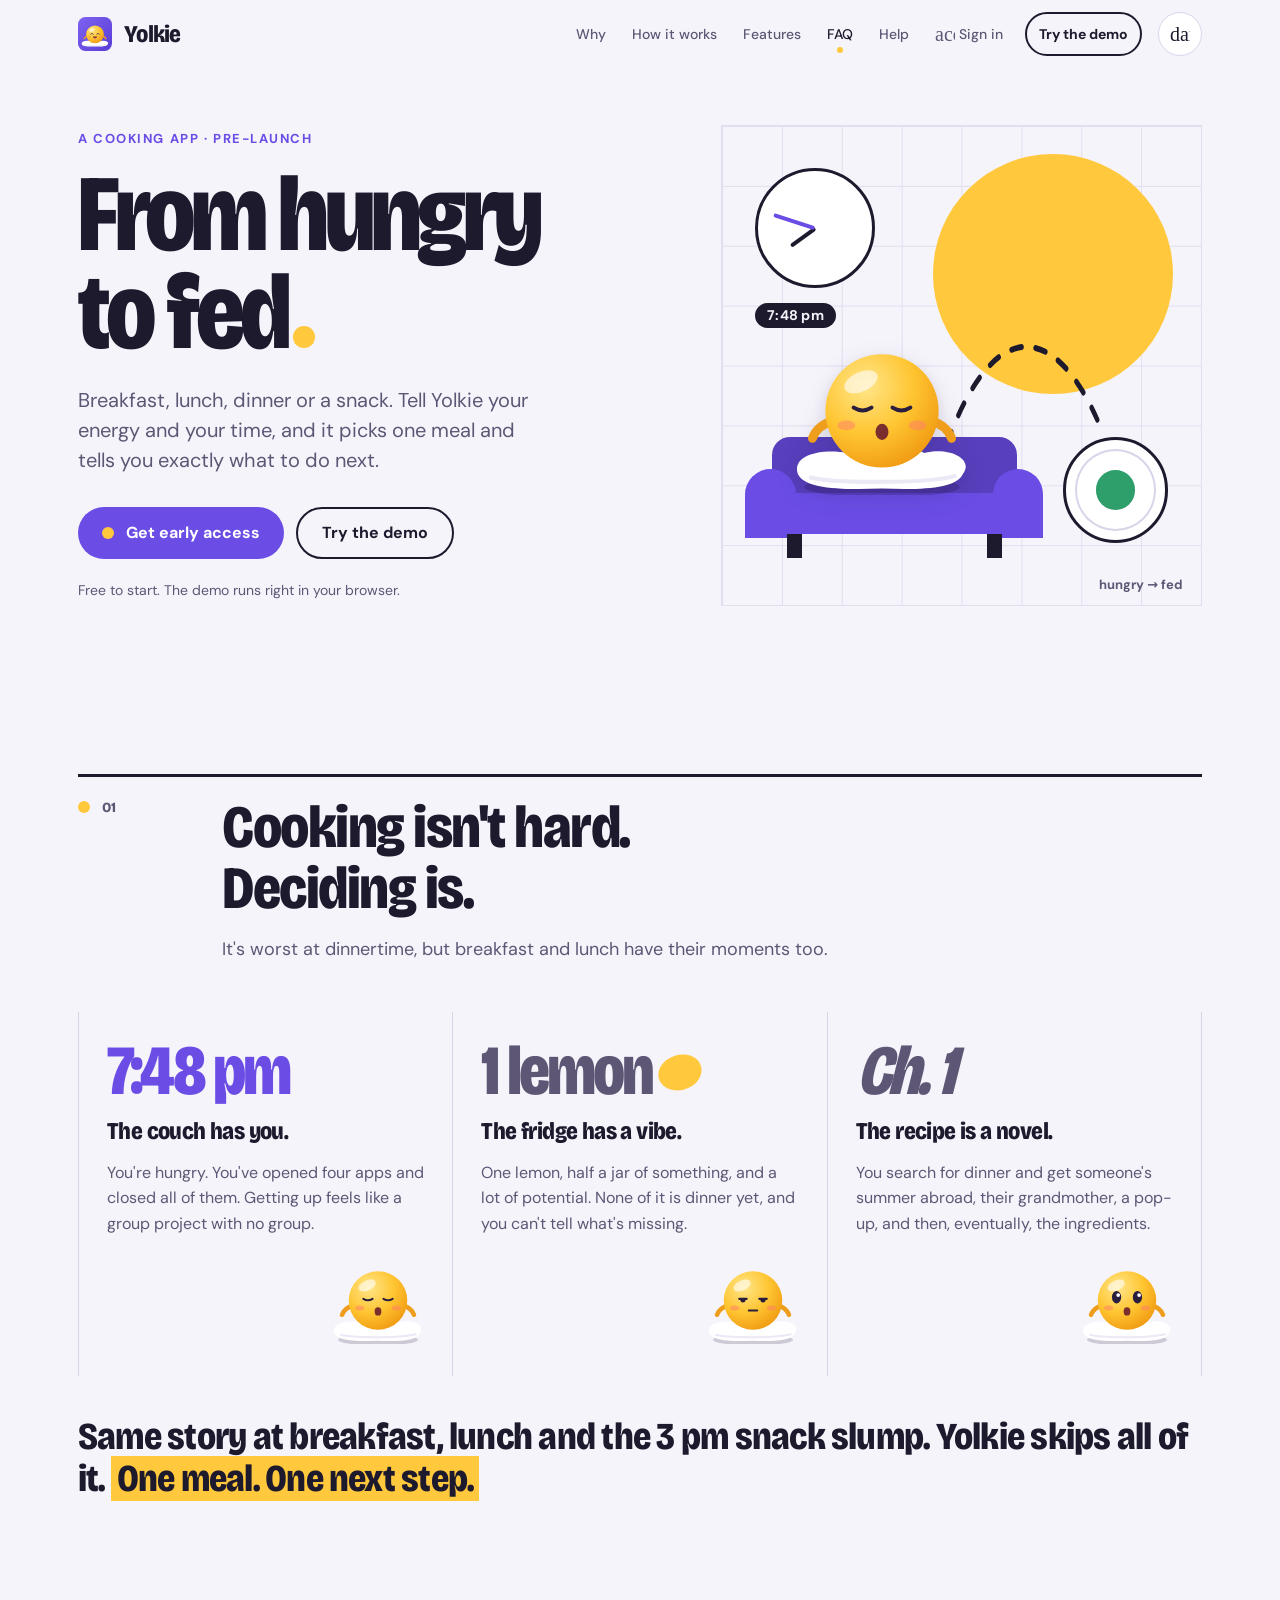
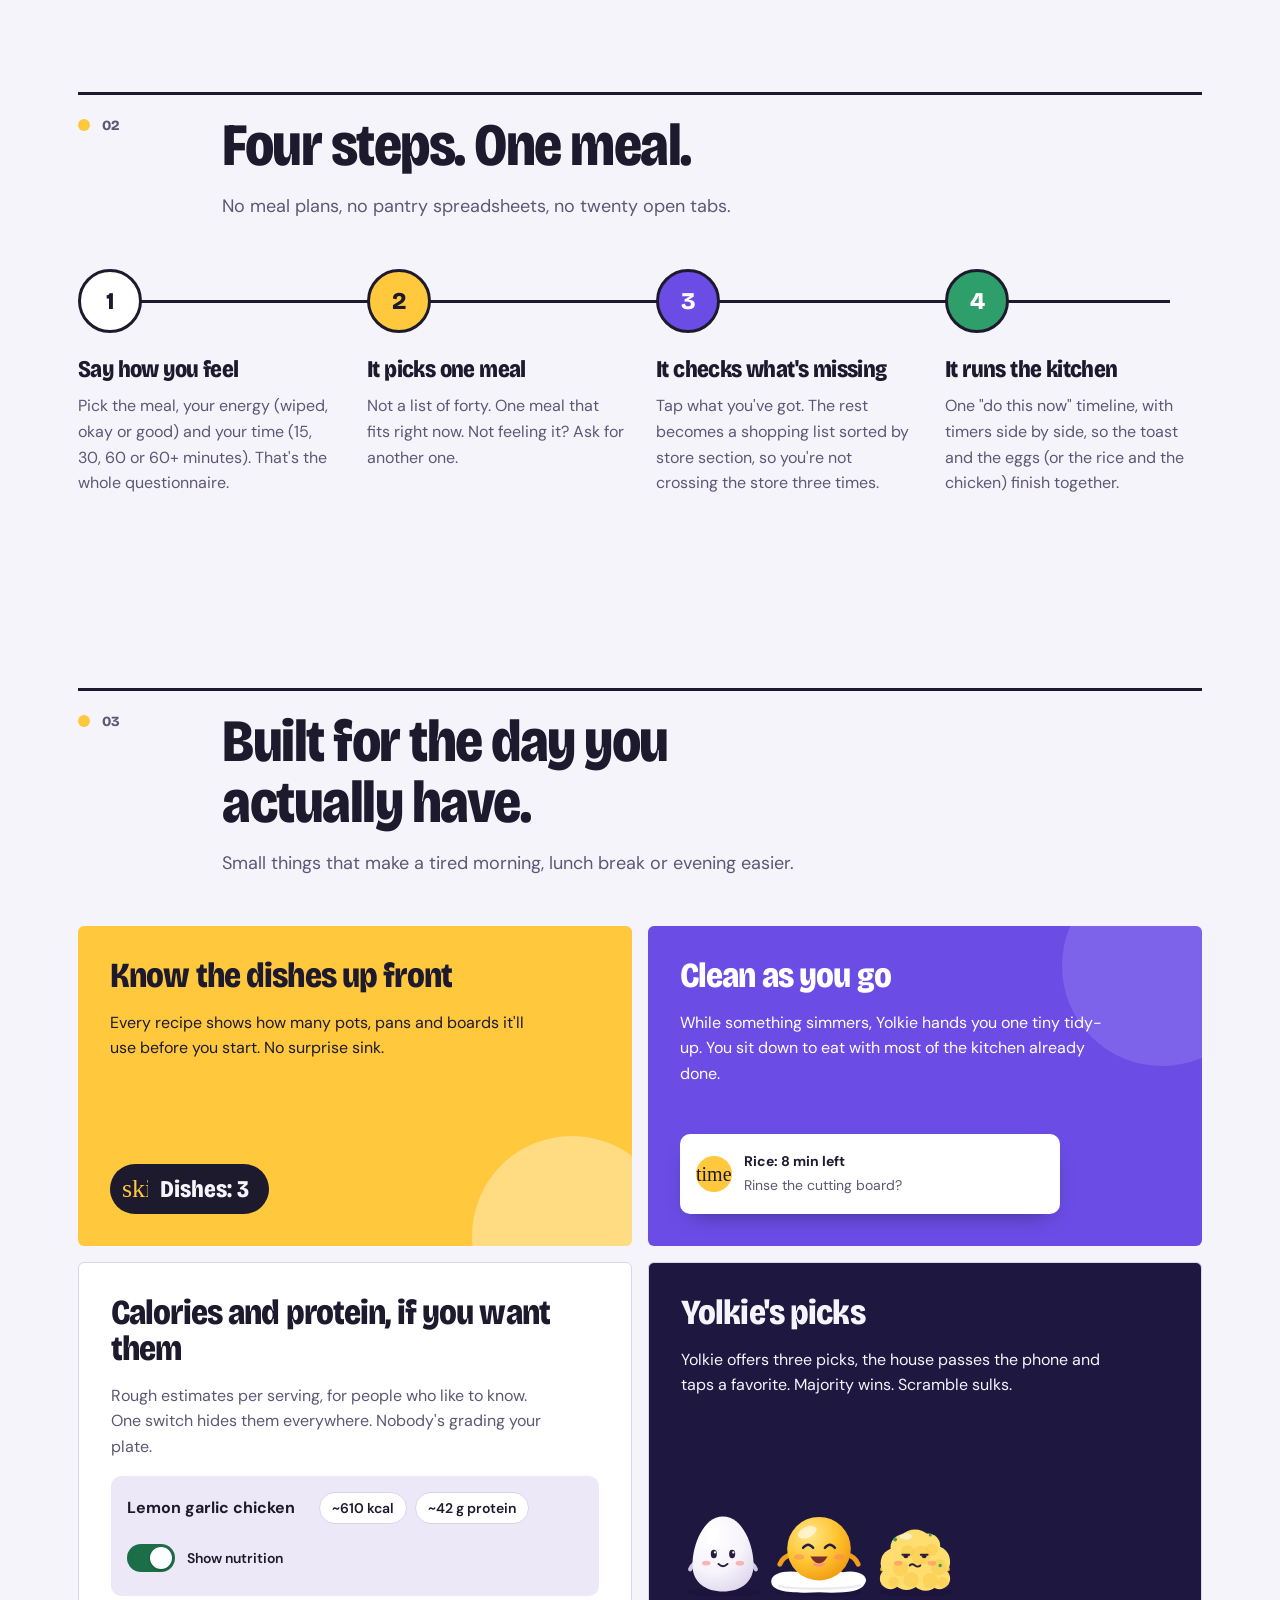
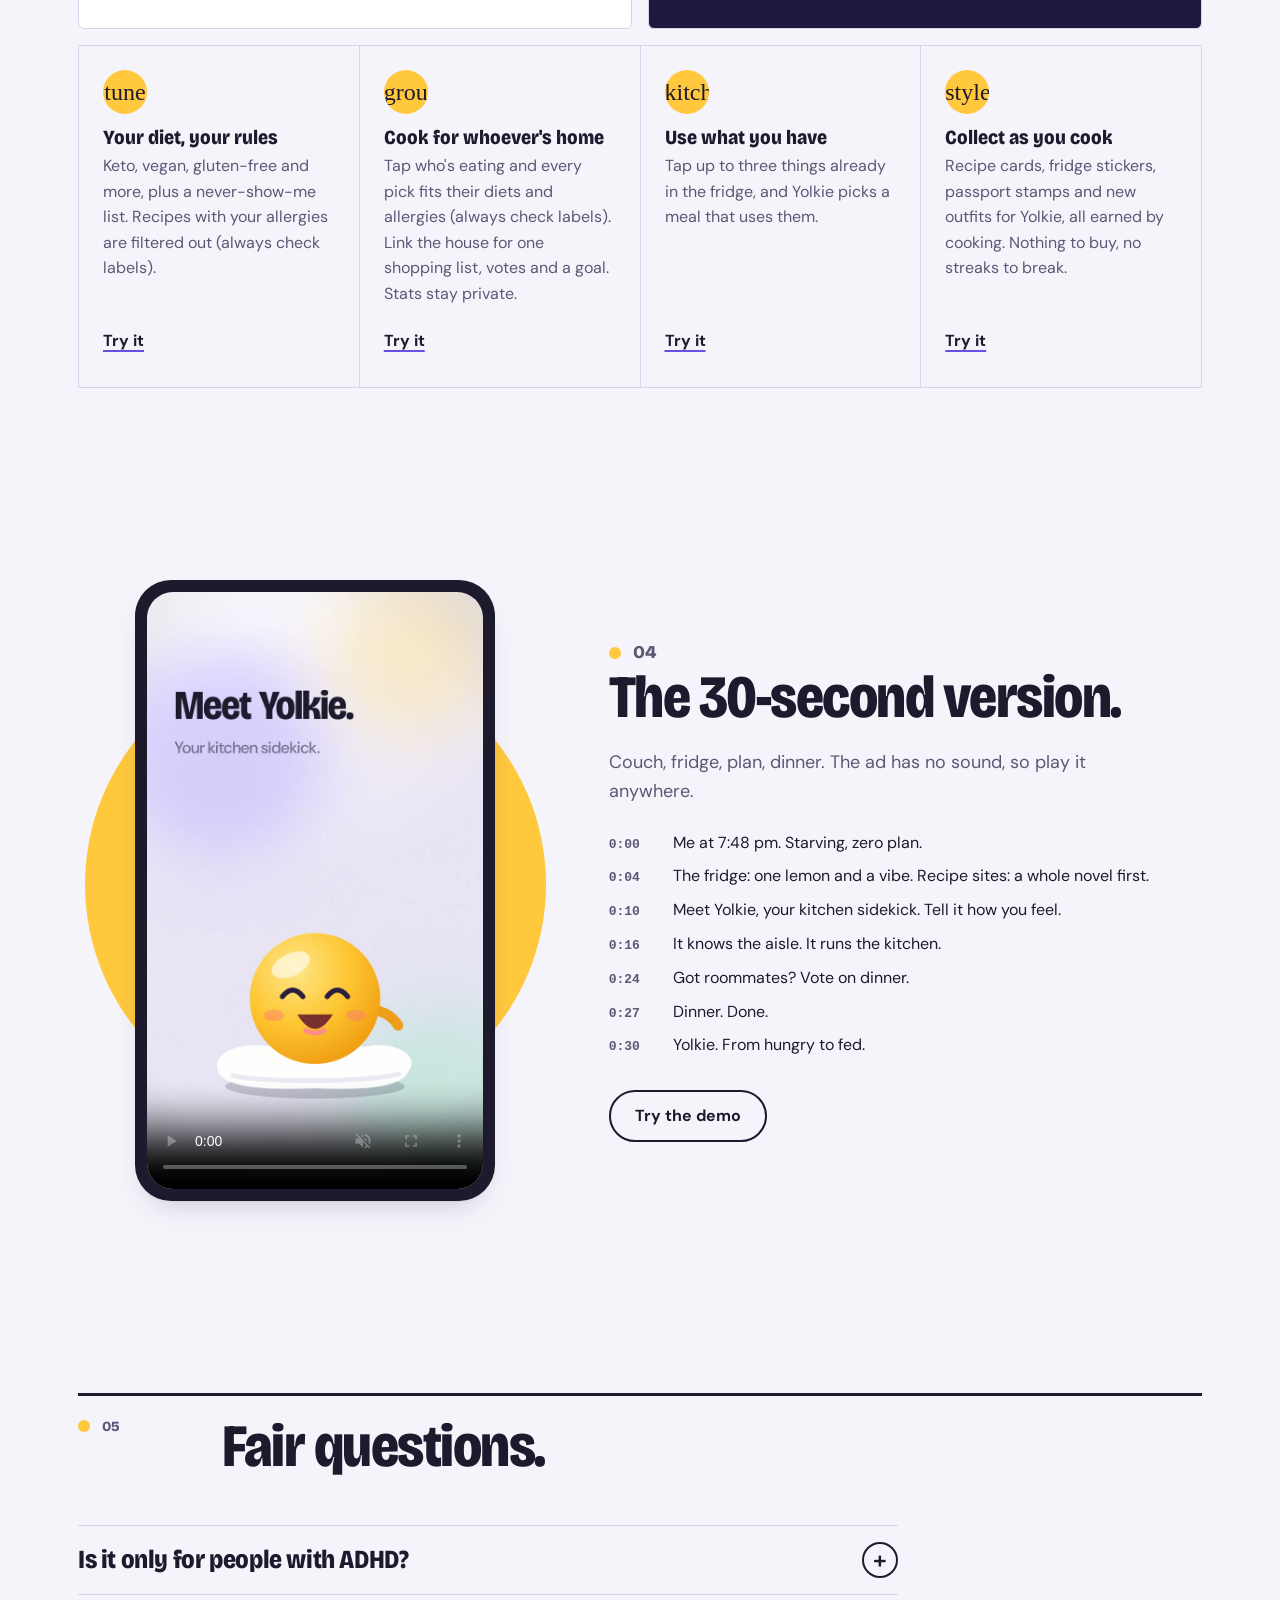
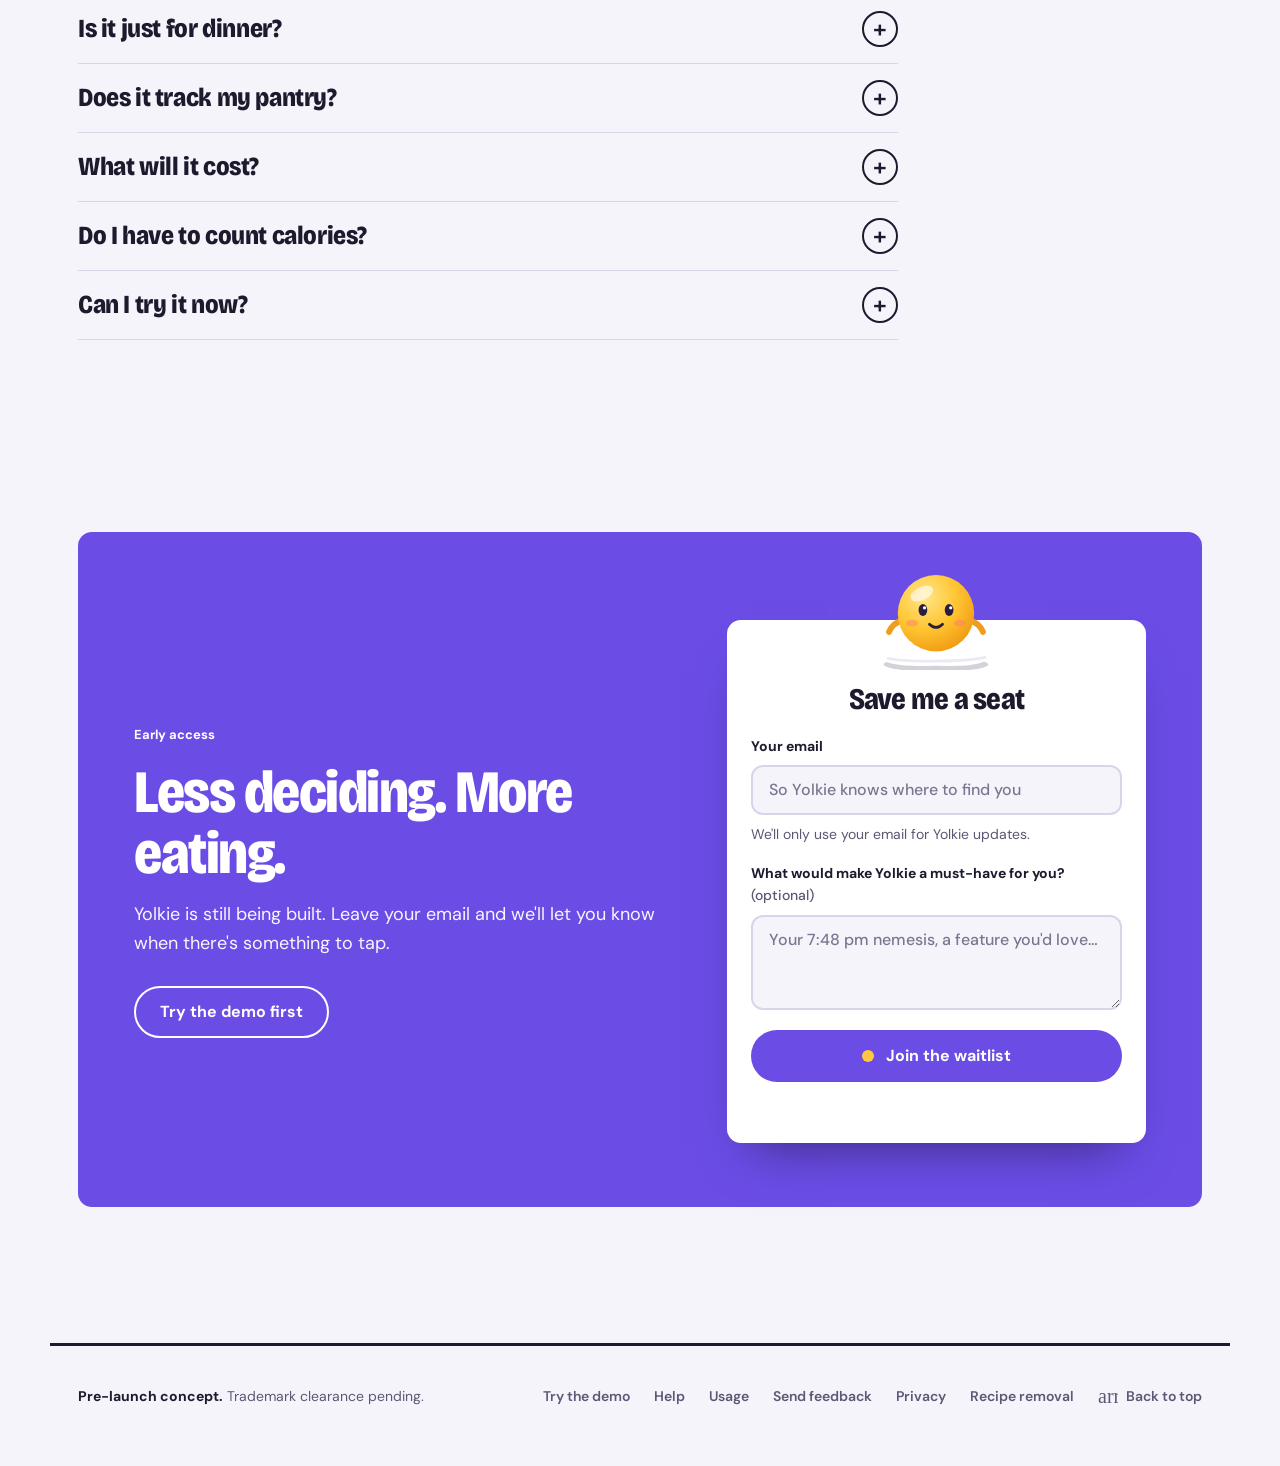
<file: index.html>
<!doctype html>
<html lang="en">
<head>
  <meta charset="utf-8">
  <meta http-equiv="Content-Security-Policy" content="default-src 'self'; script-src 'self' 'inline-speculation-rules' https://challenges.cloudflare.com; style-src 'self' 'unsafe-inline' https://fonts.googleapis.com; font-src 'self' https://fonts.gstatic.com; img-src 'self' data: blob: https://teavrtstsnemauatvdfo.supabase.co; media-src 'self' blob: https://teavrtstsnemauatvdfo.supabase.co; connect-src 'self' https://teavrtstsnemauatvdfo.supabase.co; frame-src https://challenges.cloudflare.com; object-src 'none'; base-uri 'self'; form-action 'self'; upgrade-insecure-requests">
  <meta name="referrer" content="strict-origin-when-cross-origin">
  <meta name="viewport" content="width=device-width, initial-scale=1">
  <title>Yolkie · From hungry to fed</title>
  <meta name="description" content="Yolkie is a pre-launch cooking app for every meal. It picks one meal for your energy and time, checks what you're missing, and runs one do-this-now timeline so everything finishes together.">
  <meta property="og:title" content="Yolkie · From hungry to fed">
  <meta property="og:description" content="A pre-launch cooking app for breakfast, lunch, dinner and snacks. It picks one meal for your energy and time, then walks you through it, one step at a time.">
  <meta property="og:type" content="website">
  <meta property="og:url" content="https://yolkie.isolatedideas.dev/">
  <meta property="og:image" content="https://yolkie.isolatedideas.dev/og-image.png">
  <link rel="canonical" href="https://yolkie.isolatedideas.dev/">
  <meta name="twitter:card" content="summary_large_image">
  <meta name="theme-color" content="#F6F4FB" media="(prefers-color-scheme: light)">
  <meta name="theme-color" content="#1E1740" media="(prefers-color-scheme: dark)">
  <link rel="icon" href="favicon.ico" sizes="32x32">
  <link rel="icon" href="favicon.svg" type="image/svg+xml">
  <link rel="apple-touch-icon" href="apple-touch-icon.png">
  <link rel="manifest" href="site.webmanifest">
  <link rel="preconnect" href="https://fonts.googleapis.com">
  <link rel="preconnect" href="https://fonts.gstatic.com" crossorigin>
  <link rel="preload" href="assets/fonts/bricolage-latin.woff2" as="font" type="font/woff2" crossorigin>
  <link rel="preload" href="assets/fonts/dmsans-latin.woff2" as="font" type="font/woff2" crossorigin>
  <!-- Icons: only the ones the site uses (icon_names, alphabetical). Add a new icon's name here on every page. -->
  <link rel="stylesheet" href="https://fonts.googleapis.com/css2?family=Material+Symbols+Rounded:opsz,wght,FILL,GRAD@24,400,0,0&icon_names=account_circle,add,add_home,add_photo_alternate,allergies,allergy,anchor,approval,arrow_back,arrow_forward,arrow_upward,auto_awesome,badge,bakery_dining,ballot,battery_1_bar,battery_4_bar,battery_5_bar,battery_full,blender,block,bolt,box,bubble,bug_report,cards,chat,check,check_circle,checkroom,cheer,chevron_left,chevron_right,chips,circle,cleaning_services,close,cloud,code,coffee,content_copy,cookie,countertops,create,dark_mode,dashboard,delete,delete_forever,description,devices,diamond,dinner_dining,directions_walk,diversity_1,done,done_all,download,dry,edit,egg,egg_alt,email,energy,error,expand_more,eyebrow,face,favorite,feedback,fiber_new,floor,gif,group,group_add,health_and_safety,help,home,hourglass_top,house,how_to_vote,image,info,input,join,keep,kettle,key,kitchen,label,light,light_mode,lightbulb,link,lock,logout,lunch_dining,mail,menu_book,message,military_tech,mode,money,note,notes,notifications,nutrition,opacity,owl,password,pending,people,person,person_add,phone,phonelink_lock,pinch,problem,radio,redeem,refresh,remove,remove_circle,replay,reply,restaurant,rotate_left,rotate_right,savings,scene,schedule,science,script,search,send,settings,shades,shield_person,shopping_basket,shopping_cart,signal_cellular_alt,skillet,skip_next,smartphone,source,speed,stack,star,stars,start,step,steps,sticker,storage,style,sunny,swap_horiz,switch,tab,tag,target,timer,tips_and_updates,toast,transform,travel_explore,trophy,try,tune,udon,undo,verified,verified_user,visibility,visibility_off,wash,water,water_drop,waving_hand,width,workspace_premium&display=block">
  <link rel="stylesheet" href="styles.css">
  <script src="theme.js"></script>
  <script type="speculationrules">{"prerender":[{"where":{"href_matches":"/try.html"},"eagerness":"moderate"}],"prefetch":[{"where":{"and":[{"href_matches":"/*.html"},{"not":{"href_matches":"/try.html"}},{"not":{"href_matches":"/admin.html"}},{"not":{"href_matches":"/account.html"}}]},"eagerness":"moderate"}]}</script>
</head>
<body id="top">
  <a class="skip-link" href="#main">Skip to content</a>

  <header class="site-header">
    <div class="site-header__inner">
      <a class="brand" href="./" aria-label="Yolkie, home">
        <span class="brand__mark"><img src="assets/app-icon.svg" alt="" width="34" height="34"></span>
        <span class="brand__name">Yolkie</span>
      </a>
      <nav class="site-nav" aria-label="Site">
        <a href="./#problem">Why</a>
        <a href="./#how">How it works</a>
        <a href="./#features">Features</a>
        <a href="./#faq">FAQ</a>
        <a href="help.html">Help</a>
        <a class="site-nav__account js-account-link" href="account.html"><span class="icon" aria-hidden="true">account_circle</span><span class="js-account-label">Sign in</span></a>
        <a class="site-nav__try" href="try.html">Try the demo</a>
      </nav>
      <button class="theme-toggle" type="button" aria-label="Switch colour theme">
        <span class="icon" aria-hidden="true">dark_mode</span>
      </button>
    </div>
  </header>

  <main id="main">
    <section class="hero">
      <div class="hero__copy">
        <p class="eyebrow">A cooking app · pre-launch</p>
        <h1><span>From hungry</span> <span>to fed<span class="h1-dot">.</span></span></h1>
        <p class="lede">Breakfast, lunch, dinner or a snack. Tell Yolkie your energy and your time, and it picks one meal and tells you exactly what to do next.</p>
        <div class="actions">
          <a class="btn btn--primary" href="#early-access" data-yolk="happy"><span class="btn__dot" aria-hidden="true"></span>Get early access</a>
          <a class="btn btn--secondary" href="try.html" data-yolk="surprised">Try the demo</a>
        </div>
        <p class="hero__note">Free to start. The demo runs right in your browser.</p>
      </div>

      <div class="hero-art">
        <div class="hero-art__grid" aria-hidden="true"></div>
        <div class="hero-art__sun" aria-hidden="true"></div>
        <div class="hero-art__clock" aria-hidden="true"></div>
        <span class="hero-art__time" aria-hidden="true">7:48 pm</span>
        <svg class="hero-art__path" viewBox="0 0 100 60" preserveAspectRatio="none" aria-hidden="true"><path d="M2 58 C 30 -10, 70 -10, 98 40"/></svg>
        <div class="hero-art__couch" aria-hidden="true">
          <span class="couch-back"></span><span class="couch-arm couch-arm--l"></span><span class="couch-arm couch-arm--r"></span>
          <span class="couch-seat"></span><span class="couch-leg couch-leg--l"></span><span class="couch-leg couch-leg--r"></span>
        </div>
        <div class="hero-art__plate" aria-hidden="true"></div>
        <button class="hero-yolk" type="button" aria-label="Poke Yolkie">
          <img class="js-hero-yolk" src="assets/mascots/yolk-sleepy.svg" alt="" width="220" height="220">
        </button>
        <span class="hero-art__label" aria-hidden="true">hungry → fed</span>
      </div>
    </section>

    <section class="section" id="problem">
      <header class="section__head reveal">
        <p class="section__index">01</p>
        <div>
          <h2>Cooking isn't hard. Deciding is.</h2>
          <p class="section__sub">It's worst at dinnertime, but breakfast and lunch have their moments too.</p>
        </div>
      </header>
      <div class="problem-grid">
        <article class="problem-card reveal">
          <p class="problem-card__big">7:48 pm</p>
          <h3>The couch has you.</h3>
          <p>You're hungry. You've opened four apps and closed all of them. Getting up feels like a group project with no group.</p>
          <img class="problem-card__mascot" src="assets/mascots/yolk-sleepy.svg" alt="" width="220" height="220">
        </article>
        <article class="problem-card reveal">
          <p class="problem-card__big">1 lemon<span class="problem-card__lemon" aria-hidden="true"></span></p>
          <h3>The fridge has a vibe.</h3>
          <p>One lemon, half a jar of something, and a lot of potential. None of it is dinner yet, and you can't tell what's missing.</p>
          <img class="problem-card__mascot" src="assets/mascots/yolk-meh.svg" alt="" width="220" height="220">
        </article>
        <article class="problem-card reveal">
          <p class="problem-card__big">Ch. 1</p>
          <h3>The recipe is a novel.</h3>
          <p>You search for dinner and get someone's summer abroad, their grandmother, a pop-up, and then, eventually, the ingredients.</p>
          <img class="problem-card__mascot" src="assets/mascots/yolk-surprised.svg" alt="" width="220" height="220">
        </article>
      </div>
      <p class="problem-close reveal">Same story at breakfast, lunch and the 3 pm snack slump. Yolkie skips all of it. <mark>One meal. One next step.</mark></p>
    </section>

    <section class="section" id="how">
      <header class="section__head reveal">
        <p class="section__index">02</p>
        <div>
          <h2>Four steps. One meal.</h2>
          <p class="section__sub">No meal plans, no pantry spreadsheets, no twenty open tabs.</p>
        </div>
      </header>
      <ol class="steps">
        <li class="step reveal">
          <span class="step__num" aria-hidden="true">1</span>
          <h3>Say how you feel</h3>
          <p>Pick the meal, your energy (wiped, okay or good) and your time (15, 30, 60 or 60+ minutes). That's the whole questionnaire.</p>
        </li>
        <li class="step reveal">
          <span class="step__num" aria-hidden="true">2</span>
          <h3>It picks one meal</h3>
          <p>Not a list of forty. One meal that fits right now. Not feeling it? Ask for another one.</p>
        </li>
        <li class="step reveal">
          <span class="step__num" aria-hidden="true">3</span>
          <h3>It checks what's missing</h3>
          <p>Tap what you've got. The rest becomes a shopping list sorted by store section, so you're not crossing the store three times.</p>
        </li>
        <li class="step reveal">
          <span class="step__num" aria-hidden="true">4</span>
          <h3>It runs the kitchen</h3>
          <p>One "do this now" timeline, with timers side by side, so the toast and the eggs (or the rice and the chicken) finish together.</p>
        </li>
      </ol>
    </section>

    <section class="section" id="features">
      <header class="section__head reveal">
        <p class="section__index">03</p>
        <div>
          <h2>Built for the day you actually have.</h2>
          <p class="section__sub">Small things that make a tired morning, lunch break or evening easier.</p>
        </div>
      </header>
      <div class="features">
        <article class="feature feature--yolk reveal">
          <span class="feature__shape" aria-hidden="true"></span>
          <h3>Know the dishes up front</h3>
          <p>Every recipe shows how many pots, pans and boards it'll use before you start. No surprise sink.</p>
          <div class="feature__visual"><span class="dish-badge"><span class="icon" aria-hidden="true">skillet</span>Dishes: 3</span></div>
        </article>
        <article class="feature feature--plum reveal">
          <span class="feature__shape" aria-hidden="true"></span>
          <h3>Clean as you go</h3>
          <p>While something simmers, Yolkie hands you one tiny tidy-up. You sit down to eat with most of the kitchen already done.</p>
          <div class="feature__visual">
            <div class="clean-chip"><span class="icon" aria-hidden="true">timer</span><p><strong>Rice: 8 min left</strong><span>Rinse the cutting board?</span></p></div>
          </div>
        </article>
        <article class="feature feature--paper reveal">
          <h3>Calories and protein, if you want them</h3>
          <p>Rough estimates per serving, for people who like to know. One switch hides them everywhere. Nobody's grading your plate.</p>
          <div class="feature__visual">
            <div class="nutri-demo">
              <span class="nutri-demo__meal">Lemon garlic chicken</span>
              <span class="nutri-demo__nums nutri"><span class="nutri-pill">~610 kcal</span><span class="nutri-pill">~42 g protein</span></span>
              <label class="switch"><input type="checkbox" class="js-nutri-toggle" checked><span class="switch__track" aria-hidden="true"></span>Show nutrition</label>
            </div>
          </div>
        </article>
        <article class="feature feature--night reveal">
          <h3>Yolkie's picks</h3>
          <p>Yolkie offers three picks, the house passes the phone and taps a favorite. Majority wins. Scramble sulks.</p>
          <div class="feature__visual avatar-row">
            <img src="assets/mascots/boyd-default.svg" alt="Boyd, the hard-boiled egg" width="220" height="220">
            <img src="assets/mascots/yolk-happy.svg" alt="Yolkie, the sunny-side-up egg" width="220" height="220">
            <img src="assets/mascots/scramble-pout.svg" alt="Scramble, pouting" width="220" height="220">
          </div>
        </article>
      </div>
      <ul class="feature-list">
        <li class="reveal"><span class="icon" aria-hidden="true">tune</span><p><strong>Your diet, your rules</strong>Keto, vegan, gluten-free and more, plus a never-show-me list. Recipes with your allergies are filtered out (always check labels).</p><a class="feature-list__try" href="try.html#diets">Try it<span class="sr-only">: set your diet</span></a></li>
        <li class="reveal"><span class="icon" aria-hidden="true">group</span><p><strong>Cook for whoever's home</strong>Tap who's eating and every pick fits their diets and allergies (always check labels). Link the house for one shopping list, votes and a goal. Stats stay private.</p><a class="feature-list__try" href="try.html#household">Try it<span class="sr-only">: set up a household</span></a></li>
        <li class="reveal"><span class="icon" aria-hidden="true">kitchen</span><p><strong>Use what you have</strong>Tap up to three things already in the fridge, and Yolkie picks a meal that uses them.</p><a class="feature-list__try" href="try.html#quick-start">Try it<span class="sr-only">: pick a meal</span></a></li>
        <li class="reveal"><span class="icon" aria-hidden="true">style</span><p><strong>Collect as you cook</strong>Recipe cards, fridge stickers, passport stamps and new outfits for Yolkie, all earned by cooking. Nothing to buy, no streaks to break.</p><a class="feature-list__try" href="try.html#collection">Try it<span class="sr-only">: see the collection</span></a></li>
      </ul>
    </section>

    <section class="section" id="ad">
      <div class="ad">
        <figure class="ad__frame reveal">
          <video controls muted playsinline preload="metadata" poster="assets/yolkie-ad-poster.jpg" width="1080" height="1920" aria-describedby="ad-beats">
            <source src="assets/yolkie-ad.mp4" type="video/mp4">
            <a href="assets/yolkie-ad.mp4">Watch the Yolkie ad (MP4)</a>
          </video>
        </figure>
        <div class="ad__copy reveal">
          <p class="section__index">04</p>
          <h2>The 30-second version.</h2>
          <p>Couch, fridge, plan, dinner. The ad has no sound, so play it anywhere.</p>
          <ol class="ad__beats" id="ad-beats" aria-label="What happens in the ad">
            <li><b>0:00</b><span>Me at 7:48 pm. Starving, zero plan.</span></li>
            <li><b>0:04</b><span>The fridge: one lemon and a vibe. Recipe sites: a whole novel first.</span></li>
            <li><b>0:10</b><span>Meet Yolkie, your kitchen sidekick. Tell it how you feel.</span></li>
            <li><b>0:16</b><span>It knows the aisle. It runs the kitchen.</span></li>
            <li><b>0:24</b><span>Got roommates? Vote on dinner.</span></li>
            <li><b>0:27</b><span>Dinner. Done.</span></li>
            <li><b>0:30</b><span>Yolkie. From hungry to fed.</span></li>
          </ol>
          <div class="actions">
            <a class="btn btn--secondary" href="try.html">Try the demo</a>
          </div>
        </div>
      </div>
    </section>

    <section class="section" id="faq">
      <header class="section__head reveal">
        <p class="section__index">05</p>
        <div>
          <h2>Fair questions.</h2>
        </div>
      </header>
      <div class="faq reveal">
        <details class="faq__item">
          <summary>Is it only for people with ADHD?</summary>
          <p>No. It's for anyone who hates deciding what to eat. It was built by someone with ADHD, so it's designed for low energy, short attention and tired brains, which describes a lot of people at 7:48 pm.</p>
        </details>
        <details class="faq__item">
          <summary>Is it just for dinner?</summary>
          <p>No. Breakfast, lunch, dinner and snacks all work the same way: pick the meal, say how you feel, get one thing to make. The demo has a few of each.</p>
        </details>
        <details class="faq__item">
          <summary>Does it track my pantry?</summary>
          <p>No. There's no inventory to keep up to date. Before you cook, it asks what you've got. You tap, it makes the list.</p>
        </details>
        <details class="faq__item">
          <summary>What will it cost?</summary>
          <p>It'll be free to start. Paid plans are planned for later, and we'll share details when there's an app to pay for.</p>
        </details>
        <details class="faq__item">
          <summary>Do I have to count calories?</summary>
          <p>Never. Calories and protein are optional estimates, and one switch hides them.</p>
        </details>
        <details class="faq__item">
          <summary>Can I try it now?</summary>
          <p>The demo on this site runs the whole flow (pick, shop, cook, vote) in your browser. Nothing you tap is sent anywhere. The real app isn't out yet.</p>
        </details>
      </div>
    </section>

    <section class="section" id="early-access">
      <div class="cta reveal">
        <div class="cta__copy">
          <p class="eyebrow">Early access</p>
          <h2>Less deciding. More eating.</h2>
          <p>Yolkie is still being built. Leave your email and we'll let you know when there's something to tap.</p>
          <div class="actions">
            <a class="btn btn--secondary" href="try.html">Try the demo first</a>
          </div>
        </div>

        <form class="signup js-signup" novalidate>
          <div class="signup__yolk" aria-hidden="true"><img class="js-signup-yolk" src="assets/mascots/yolk-default.svg" alt="" width="220" height="220"></div>
          <div class="confetti js-signup-confetti" aria-hidden="true"></div>
          <div class="signup__fields">
            <h3 class="signup__title">Save me a seat</h3>
            <div class="field">
              <label for="signup-email">Your email</label>
              <input id="signup-email" type="email" name="email" autocomplete="email" inputmode="email" required maxlength="254" placeholder="So Yolkie knows where to find you" aria-describedby="signup-email-note signup-status">
              <p class="field__note" id="signup-email-note">We'll only use your email for Yolkie updates.</p>
            </div>
            <div class="field">
              <label for="signup-must-have">What would make Yolkie a must-have for you? <span class="field__opt">(optional)</span></label>
              <textarea id="signup-must-have" name="must_have" rows="3" maxlength="2000" placeholder="Your 7:48 pm nemesis, a feature you'd love…"></textarea>
            </div>
            <!-- Spam trap: people never see or fill this; bots often do. -->
            <div class="signup__trap" aria-hidden="true"><label>Company <input type="text" name="company" tabindex="-1" autocomplete="off"></label></div>
            <button type="submit" class="btn btn--primary signup__submit"><span class="btn__dot" aria-hidden="true"></span>Join the waitlist</button>
            <p class="signup__status js-signup-status" id="signup-status" role="status"></p>
            <button type="button" class="btn btn--secondary btn--small signup__retry js-signup-retry" hidden><span class="icon" aria-hidden="true">refresh</span>Try again</button>
          </div>
          <div class="signup__done js-signup-done" hidden>
            <h3 class="signup__title js-signup-done-title" tabindex="-1">You're on the list</h3>
            <p class="js-signup-done-text">We'll email you when Yolkie has something to tap. Until then, the demo's open.</p>
            <a class="btn btn--secondary" href="try.html">Try the demo</a>
          </div>
        </form>
      </div>
    </section>
  </main>

  <footer class="site-footer">
    <p><strong>Pre-launch concept.</strong> Trademark clearance pending.</p>
    <div class="site-footer__links">
      <a href="try.html">Try the demo</a>
      <a href="help.html">Help</a>
      <a href="usage.html">Usage</a>
      <a href="feedback.html">Send feedback</a>
      <a href="privacy.html">Privacy</a>
      <a href="request-removal.html">Recipe removal</a>
      <a class="back-to-top" href="#top"><span class="icon" aria-hidden="true">arrow_upward</span>Back to top</a>
    </div>
  </footer>

  <script src="main.js" defer></script>
</body>
</html>
</file>
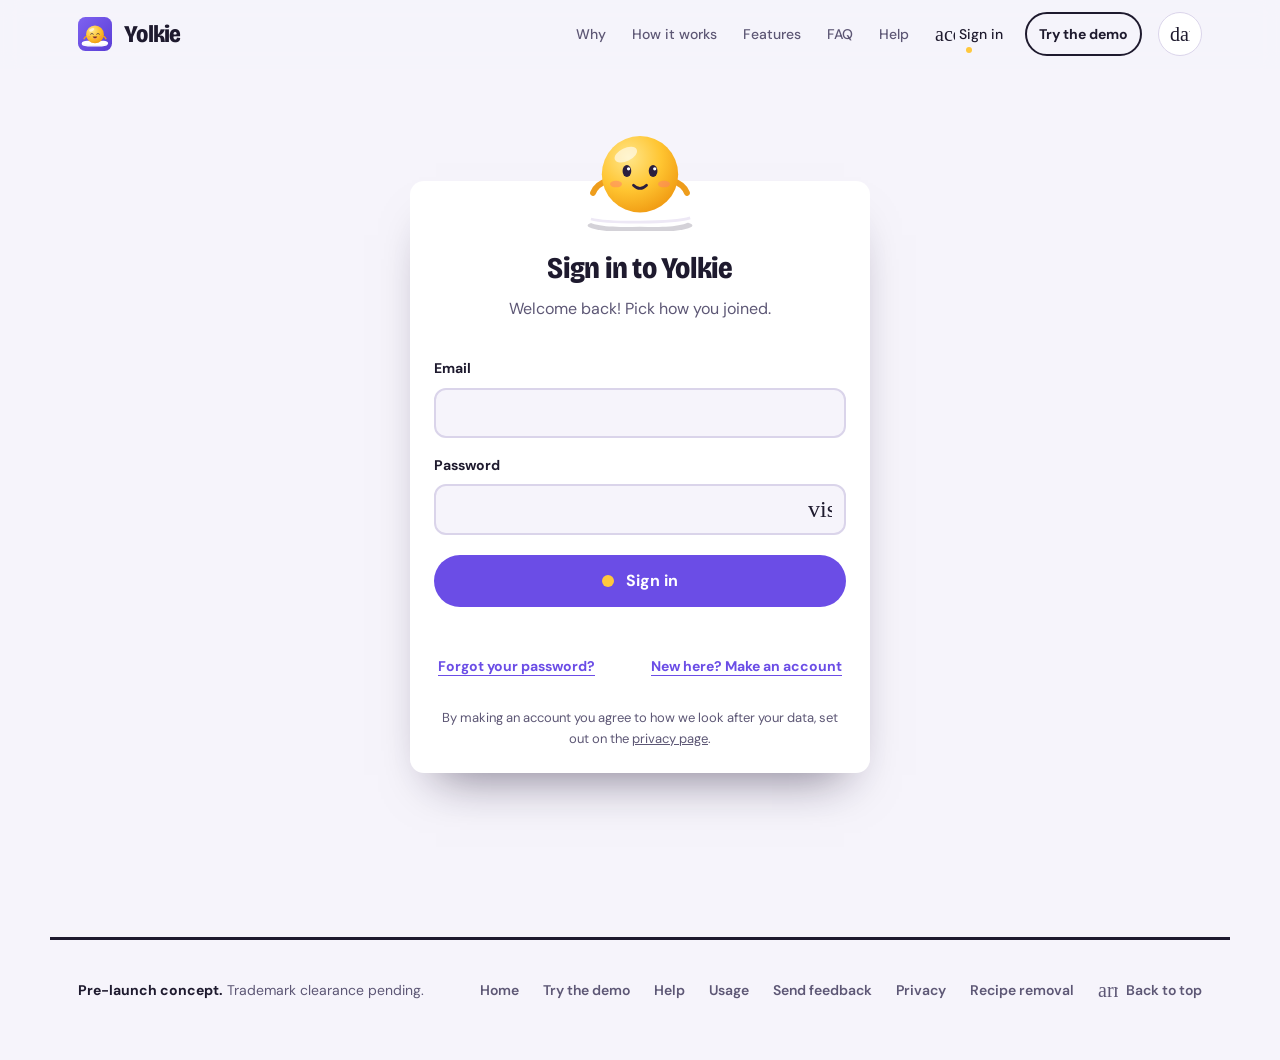
<file: account.html>
<!doctype html>
<html lang="en">
<head>
  <meta charset="utf-8">
  <meta http-equiv="Content-Security-Policy" content="default-src 'self'; script-src 'self' 'inline-speculation-rules' https://challenges.cloudflare.com; style-src 'self' 'unsafe-inline' https://fonts.googleapis.com; font-src 'self' https://fonts.gstatic.com; img-src 'self' data: blob: https://teavrtstsnemauatvdfo.supabase.co; media-src 'self' blob: https://teavrtstsnemauatvdfo.supabase.co; connect-src 'self' https://teavrtstsnemauatvdfo.supabase.co; frame-src https://challenges.cloudflare.com; object-src 'none'; base-uri 'self'; form-action 'self'; upgrade-insecure-requests">
  <meta name="viewport" content="width=device-width, initial-scale=1">
  <title>Your account · Yolkie</title>
  <meta name="description" content="Sign in to Yolkie, or make an account with GitHub, Google, Apple or your email.">
  <meta name="robots" content="noindex">
  <meta name="referrer" content="strict-origin-when-cross-origin">
  <meta name="theme-color" content="#F6F4FB" media="(prefers-color-scheme: light)">
  <meta name="theme-color" content="#1E1740" media="(prefers-color-scheme: dark)">
  <link rel="icon" href="favicon.ico" sizes="32x32">
  <link rel="icon" href="favicon.svg" type="image/svg+xml">
  <link rel="apple-touch-icon" href="apple-touch-icon.png">
  <link rel="manifest" href="site.webmanifest">
  <link rel="preconnect" href="https://fonts.googleapis.com">
  <link rel="preconnect" href="https://fonts.gstatic.com" crossorigin>
  <link rel="preload" href="assets/fonts/bricolage-latin.woff2" as="font" type="font/woff2" crossorigin>
  <link rel="preload" href="assets/fonts/dmsans-latin.woff2" as="font" type="font/woff2" crossorigin>
  <!-- Icons: only the ones the site uses (icon_names, alphabetical). Add a new icon's name here on every page. -->
  <link rel="stylesheet" href="https://fonts.googleapis.com/css2?family=Material+Symbols+Rounded:opsz,wght,FILL,GRAD@24,400,0,0&icon_names=account_circle,add,add_home,add_photo_alternate,allergies,allergy,anchor,approval,arrow_back,arrow_forward,arrow_upward,auto_awesome,badge,bakery_dining,ballot,battery_1_bar,battery_4_bar,battery_5_bar,battery_full,blender,block,bolt,box,bubble,bug_report,cards,chat,check,check_circle,checkroom,cheer,chevron_left,chevron_right,chips,circle,cleaning_services,close,cloud,code,coffee,content_copy,cookie,countertops,create,dark_mode,dashboard,delete,delete_forever,description,devices,diamond,dinner_dining,directions_walk,diversity_1,done,done_all,download,dry,edit,egg,egg_alt,email,energy,error,expand_more,eyebrow,face,favorite,feedback,fiber_new,floor,gif,group,group_add,health_and_safety,help,home,hourglass_top,house,how_to_vote,image,info,input,join,keep,kettle,key,kitchen,label,light,light_mode,lightbulb,link,lock,logout,lunch_dining,mail,menu_book,message,military_tech,mode,money,note,notes,notifications,nutrition,opacity,owl,password,pending,people,person,person_add,phone,phonelink_lock,pinch,problem,radio,redeem,refresh,remove,remove_circle,replay,reply,restaurant,rotate_left,rotate_right,savings,scene,schedule,science,script,search,send,settings,shades,shield_person,shopping_basket,shopping_cart,signal_cellular_alt,skillet,skip_next,smartphone,source,speed,stack,star,stars,start,step,steps,sticker,storage,style,sunny,swap_horiz,switch,tab,tag,target,timer,tips_and_updates,toast,transform,travel_explore,trophy,try,tune,udon,undo,verified,verified_user,visibility,visibility_off,wash,water,water_drop,waving_hand,width,workspace_premium&display=block">
  <link rel="stylesheet" href="styles.css">
  <script src="theme.js"></script>
</head>
<body id="top">
  <a class="skip-link" href="#main">Skip to content</a>

  <header class="site-header">
    <div class="site-header__inner">
      <a class="brand" href="./" aria-label="Yolkie, home">
        <span class="brand__mark"><img src="assets/app-icon.svg" alt="" width="34" height="34"></span>
        <span class="brand__name">Yolkie</span>
      </a>
      <nav class="site-nav" aria-label="Site">
        <a href="./#problem">Why</a>
        <a href="./#how">How it works</a>
        <a href="./#features">Features</a>
        <a href="./#faq">FAQ</a>
        <a href="help.html">Help</a>
        <a class="site-nav__account js-account-link" href="account.html" aria-current="page"><span class="icon" aria-hidden="true">account_circle</span><span class="js-account-label">Sign in</span></a>
        <a class="site-nav__try" href="try.html">Try the demo</a>
      </nav>
      <button class="theme-toggle" type="button" aria-label="Switch colour theme">
        <span class="icon" aria-hidden="true">dark_mode</span>
      </button>
    </div>
  </header>

  <main id="main" class="acct">
    <div class="skel js-acct-loading" role="status">
      <p class="skel__say"><img src="assets/mascots/yolk-sleepy.svg" alt="" width="44" height="44">Yolkie’s checking who you are…</p>
      <div class="skel__row" aria-hidden="true"><span class="skel__bone skel__bone--round"></span><span class="skel__lines"><span class="skel__bone skel__bone--title"></span><span class="skel__bone skel__bone--short"></span></span></div>
      <div class="skel__grid" aria-hidden="true">
        <div class="skel__card"><span class="skel__bone skel__bone--mid"></span><span class="skel__bone"></span><span class="skel__bone skel__bone--short"></span><span class="skel__bone skel__bone--btn"></span></div>
        <div class="skel__card"><span class="skel__bone skel__bone--mid"></span><span class="skel__bone"></span><span class="skel__bone"></span><span class="skel__bone skel__bone--short"></span></div>
      </div>
    </div>

    <!-- Signed out: every way in that's switched on -->
    <section class="acct-wrap js-acct-signin" hidden aria-labelledby="acct-title">
      <div class="signup acct-card">
        <div class="signup__yolk" aria-hidden="true"><img class="js-acct-yolk" src="assets/mascots/yolk-default.svg" alt="" width="220" height="220"></div>
        <h1 class="signup__title js-acct-title" id="acct-title" tabindex="-1">Sign in to Yolkie</h1>
        <p class="acct-lede js-acct-lede">Welcome back. Pick how you joined.</p>

        <div class="acct-providers js-acct-providers">
          <button type="button" class="acct-provider" data-provider="github" hidden>
            <svg viewBox="0 0 24 24" width="22" height="22" aria-hidden="true"><path fill="currentColor" d="M12 .5a11.5 11.5 0 0 0-3.64 22.41c.58.1.79-.25.79-.56v-2c-3.2.7-3.88-1.37-3.88-1.37-.53-1.33-1.28-1.69-1.28-1.69-1.05-.72.08-.7.08-.7 1.16.08 1.77 1.19 1.77 1.19 1.03 1.77 2.71 1.26 3.37.96.1-.75.4-1.26.73-1.55-2.56-.29-5.25-1.28-5.25-5.69 0-1.26.45-2.29 1.19-3.09-.12-.29-.52-1.46.11-3.05 0 0 .97-.31 3.17 1.18a10.9 10.9 0 0 1 5.77 0c2.2-1.49 3.17-1.18 3.17-1.18.63 1.59.23 2.76.11 3.05.74.8 1.19 1.83 1.19 3.09 0 4.42-2.7 5.39-5.26 5.68.41.36.78 1.06.78 2.14v3.17c0 .31.21.67.8.56A11.5 11.5 0 0 0 12 .5Z"/></svg>
            Continue with GitHub</button>
          <button type="button" class="acct-provider" data-provider="google" hidden>
            <svg viewBox="0 0 24 24" width="22" height="22" aria-hidden="true"><path fill="#4285F4" d="M23.5 12.27c0-.85-.08-1.67-.22-2.45H12v4.64h6.45a5.52 5.52 0 0 1-2.4 3.62v3h3.88c2.27-2.09 3.57-5.17 3.57-8.81Z"/><path fill="#34A853" d="M12 24c3.24 0 5.96-1.07 7.93-2.9l-3.88-3.02c-1.07.72-2.45 1.15-4.05 1.15-3.12 0-5.76-2.1-6.7-4.94H1.3v3.11A11.99 11.99 0 0 0 12 24Z"/><path fill="#FBBC05" d="M5.3 14.29a7.2 7.2 0 0 1 0-4.58V6.6H1.3a12 12 0 0 0 0 10.8l4-3.11Z"/><path fill="#EA4335" d="M12 4.77c1.76 0 3.34.61 4.59 1.8l3.44-3.44A11.53 11.53 0 0 0 12 0 12 12 0 0 0 1.3 6.6l4 3.11C6.24 6.87 8.88 4.77 12 4.77Z"/></svg>
            Continue with Google</button>
          <button type="button" class="acct-provider" data-provider="apple" hidden>
            <svg viewBox="0 0 24 24" width="22" height="22" aria-hidden="true"><path fill="currentColor" d="M16.37 12.6c-.02-2.33 1.9-3.45 1.99-3.5a4.3 4.3 0 0 0-3.36-1.82c-1.43-.15-2.79.84-3.52.84-.73 0-1.84-.82-3.03-.8a4.5 4.5 0 0 0-3.8 2.3c-1.63 2.82-.42 6.98 1.16 9.27.78 1.12 1.7 2.37 2.9 2.33 1.17-.05 1.6-.75 3.01-.75 1.4 0 1.8.75 3.03.73 1.25-.02 2.04-1.14 2.8-2.27.89-1.3 1.25-2.56 1.27-2.62-.03-.01-2.43-.93-2.45-3.71ZM14.06 5.76c.64-.78 1.07-1.85.95-2.93-.92.04-2.04.62-2.7 1.39-.59.68-1.11 1.78-.97 2.84 1.03.08 2.08-.52 2.72-1.3Z"/></svg>
            Continue with Apple</button>
        </div>

        <p class="acct-or js-acct-or" hidden><span>or use your email</span></p>

        <form class="js-acct-form" novalidate hidden>
          <div class="field js-acct-name-field" hidden>
            <label for="acct-name">What should we call you?</label>
            <input id="acct-name" type="text" name="name" autocomplete="nickname" maxlength="40">
          </div>
          <div class="field">
            <label for="acct-email">Email</label>
            <input id="acct-email" type="email" name="email" autocomplete="email" inputmode="email" required maxlength="254">
          </div>
          <div class="field js-acct-pass-field">
            <label for="acct-pass">Password</label>
            <div class="acct-pass">
              <input id="acct-pass" type="password" name="password" autocomplete="current-password" required minlength="8" maxlength="72" aria-describedby="acct-pass-note">
              <button type="button" class="icon-btn acct-pass__show js-acct-show" aria-label="Show password" aria-pressed="false"><span class="icon" aria-hidden="true">visibility</span></button>
            </div>
            <p class="field__note js-acct-pass-note" id="acct-pass-note" hidden>At least 8 characters. A short phrase is easy to remember.</p>
          </div>
          <div class="acct-captcha js-acct-captcha" hidden></div>
          <button type="submit" class="btn btn--primary signup__submit js-acct-submit"><span class="btn__dot" aria-hidden="true"></span><span class="js-acct-submit-label">Sign in</span></button>
          <p class="signup__status js-acct-status" role="status"></p>
          <p class="acct-links">
            <button type="button" class="btn btn--ghost btn--small js-acct-forgot">Forgot your password?</button>
            <button type="button" class="btn btn--ghost btn--small js-acct-mode">New here? Make an account</button>
          </p>
        </form>

        <p class="fine acct-closed js-acct-closed" hidden>Sign-ups aren’t open yet. Join the <a href="./#early-access">waitlist</a> and we’ll let you know.</p>
        <p class="fine acct-small">By making an account you agree to how we look after your data, set out on the <a href="privacy.html">privacy page</a>.</p>
      </div>
    </section>

    <!-- After asking for an email: confirm the account, or reset a password -->
    <section class="acct-wrap js-acct-check" hidden>
      <div class="signup acct-card signup__done">
        <div class="signup__yolk" aria-hidden="true"><img src="assets/mascots/yolk-happy.svg" alt="" width="220" height="220"></div>
        <h2 class="signup__title" tabindex="-1">Check your email</h2>
        <p class="js-acct-check-text"></p>
        <button type="button" class="btn btn--secondary js-acct-back">Back to sign in</button>
      </div>
    </section>

    <!-- Signed in, but 2FA is on: a code from the app, or a backup code -->
    <section class="acct-wrap js-acct-code" hidden>
      <form class="signup acct-card js-acct-code-form" novalidate>
        <div class="signup__yolk" aria-hidden="true"><img src="assets/mascots/yolk-surprised.svg" alt="" width="220" height="220"></div>
        <h2 class="signup__title js-acct-code-title" tabindex="-1">Enter your code</h2>
        <p class="acct-lede js-acct-code-lede">Open your authenticator app and type the 6-digit code for Yolkie.</p>
        <div class="field">
          <label for="acct-code" class="js-acct-code-label">6-digit code</label>
          <input id="acct-code" type="text" name="code" inputmode="numeric" autocomplete="one-time-code" autocapitalize="off" spellcheck="false" maxlength="6" required>
        </div>
        <label class="acct-check js-acct-remember-wrap"><input type="checkbox" name="remember" class="js-acct-remember"> Remember this device for 30 days</label>
        <button type="submit" class="btn btn--primary signup__submit"><span class="btn__dot" aria-hidden="true"></span>Continue</button>
        <p class="signup__status js-acct-code-status" role="status"></p>
        <p class="acct-links">
          <button type="button" class="btn btn--ghost btn--small js-acct-code-switch">Use a backup code instead</button>
          <button type="button" class="btn btn--ghost btn--small js-acct-code-cancel">Cancel and sign out</button>
        </p>
      </form>
    </section>

    <!-- Arrived from a password-reset email -->
    <section class="acct-wrap js-acct-newpass" hidden>
      <form class="signup acct-card js-acct-newpass-form" novalidate>
        <div class="signup__yolk" aria-hidden="true"><img src="assets/mascots/yolk-default.svg" alt="" width="220" height="220"></div>
        <h2 class="signup__title" tabindex="-1">Pick a new password</h2>
        <div class="field">
          <label for="acct-newpass">New password</label>
          <input id="acct-newpass" type="password" name="password" autocomplete="new-password" required minlength="8" maxlength="72">
          <p class="field__note">At least 8 characters.</p>
        </div>
        <button type="submit" class="btn btn--primary signup__submit"><span class="btn__dot" aria-hidden="true"></span>Save my new password</button>
        <p class="signup__status js-acct-newpass-status" role="status"></p>
      </form>
    </section>

    <!-- Signed in -->
    <section class="acct-me js-acct-me" hidden aria-labelledby="acct-me-name">
      <div class="acct-me__head">
        <img class="acct-me__yolk" src="assets/mascots/yolk-happy.svg" alt="" width="96" height="96">
        <div>
          <p class="eyebrow">Your account</p>
          <h1 class="acct-me__name" id="acct-me-name" tabindex="-1"></h1>
          <ul class="badges js-acct-badges" aria-label="Your badges"></ul>
        </div>
      </div>
      <p class="admin-msg js-acct-msg" role="status"></p>
      <div class="acct-actions">
        <a class="btn btn--secondary btn--small js-acct-admin" href="admin.html" hidden><span class="icon" aria-hidden="true">dashboard</span>Admin page</a>
        <button type="button" class="btn btn--secondary btn--small js-acct-signout"><span class="icon" aria-hidden="true">logout</span>Sign out</button>
      </div>

      <div class="acct-grid">
        <div class="acct-col">
        <section class="acct-box acct-box--details" aria-labelledby="acct-details-title">
          <h2 id="acct-details-title">Details</h2>
          <dl class="admin-qa-list">
            <div class="admin-qa"><dt>Email</dt><dd class="js-acct-email"></dd></div>
            <div class="admin-qa"><dt>Signed in with</dt><dd class="js-acct-via"></dd></div>
            <div class="admin-qa"><dt>Joined</dt><dd class="js-acct-joined"></dd></div>
          </dl>
          <form class="acct-rename js-acct-rename" novalidate>
            <div class="field">
              <label for="acct-rename">Your name on Yolkie</label>
              <input id="acct-rename" type="text" name="name" autocomplete="nickname" maxlength="40" required>
            </div>
            <button type="submit" class="btn btn--secondary btn--small">Save name</button>
            <p class="admin-saved js-acct-rename-status" role="status"></p>
          </form>
        </section>

        <section class="acct-box acct-2fa" aria-labelledby="acct-2fa-title">
          <h2 id="acct-2fa-title">Two-step sign-in</h2>

          <div class="js-2fa-off" hidden>
            <p>Add a code from an authenticator app (like Google Authenticator, 1Password or Authy) when you sign in. Then Yolkie asks for the code before it opens your account, so a password on its own isn’t enough to use it here.</p>
            <button type="button" class="btn btn--secondary btn--small js-2fa-start"><span class="icon" aria-hidden="true">phonelink_lock</span>Set up two-step sign-in</button>
          </div>

          <form class="js-2fa-setup" novalidate hidden>
            <ol class="acct-steps">
              <li>Scan this with your authenticator app.
                <img class="acct-qr js-2fa-qr" alt="QR code for your authenticator app" width="180" height="180">
                <span class="fine">Can’t scan it? Type this key in instead: <code class="acct-secret js-2fa-secret"></code></span>
              </li>
              <li>
                <label for="acct-2fa-code">Type the 6-digit code it shows</label>
                <input id="acct-2fa-code" type="text" inputmode="numeric" autocomplete="one-time-code" maxlength="6" required>
              </li>
            </ol>
            <div class="acct-row">
              <button type="submit" class="btn btn--primary btn--small">Turn it on</button>
              <button type="button" class="btn btn--ghost btn--small js-2fa-cancel">Cancel</button>
            </div>
            <p class="admin-saved js-2fa-setup-status" role="status"></p>
          </form>

          <div class="js-2fa-codes" hidden>
            <p><strong>Save your backup codes.</strong> If you lose your phone, each one lets you in once instead of an app code. Keep them somewhere safe, like a password manager. We won’t show them again.</p>
            <ol class="acct-codes js-2fa-code-list"></ol>
            <div class="acct-row">
              <button type="button" class="btn btn--secondary btn--small js-2fa-copy"><span class="icon" aria-hidden="true">content_copy</span>Copy</button>
              <button type="button" class="btn btn--secondary btn--small js-2fa-download"><span class="icon" aria-hidden="true">download</span>Download</button>
              <button type="button" class="btn btn--primary btn--small js-2fa-saved">I’ve saved them</button>
            </div>
          </div>

          <div class="js-2fa-on" hidden>
            <p><span class="badge badge--tester"><span class="icon" aria-hidden="true">verified_user</span>On</span> You’ll be asked for a code when you sign in, and whenever you reset your password.</p>
            <p class="fine js-2fa-left"></p>
            <div class="acct-row">
              <button type="button" class="btn btn--secondary btn--small js-2fa-newcodes"><span class="icon" aria-hidden="true">password</span>Make new backup codes</button>
              <button type="button" class="btn btn--secondary btn--small js-2fa-forget"><span class="icon" aria-hidden="true">devices</span>Forget remembered devices</button>
              <button type="button" class="btn btn--ghost btn--small js-2fa-off-btn">Turn off two-step sign-in</button>
            </div>
          </div>
          <p class="admin-saved js-2fa-status" role="status"></p>
        </section>

        </div>
        <div class="acct-col">
        <section class="acct-box acct-box--what" aria-labelledby="acct-what-title">
          <h2 id="acct-what-title">What your account does</h2>
          <p>Right now it holds your name and your badges. Your meals, cards and progress in the demo still save on this device only. Syncing them between your phone and computer is coming next.</p>
          <h3 class="mini-head">About the badges</h3>
          <ul class="acct-badge-key">
            <li><span class="badge badge--yolkling"><span class="icon" aria-hidden="true">sunny</span>Yolkling</span> Everyone with an account. Welcome to the carton.</li>
            <li><span class="badge badge--early_adopter"><span class="icon" aria-hidden="true">egg</span>Early adopter</span> Joined before Yolkie launched.</li>
            <li><span class="badge badge--tester"><span class="icon" aria-hidden="true">science</span>Tester</span> Helps test new things before anyone else.</li>
            <li><span class="badge badge--developer"><span class="icon" aria-hidden="true">code</span>Developer</span> Builds Yolkie.</li>
            <li><span class="badge badge--admin"><span class="icon" aria-hidden="true">shield_person</span>Admin</span> Looks after feedback and sign-ups.</li>
            <li><span class="badge badge--owner"><span class="icon" aria-hidden="true">workspace_premium</span>Owner</span> Started Yolkie.</li>
          </ul>
          <p class="fine">Want to be a tester? Join the <a href="./#early-access">waitlist</a> or say so on the <a href="feedback.html?from=account">feedback page</a>, with the email you signed up with.</p>
        </section>
        <section class="acct-danger" aria-labelledby="acct-danger-title">
          <h2 id="acct-danger-title">Delete my account</h2>
          <p>This erases your login, your name and your badges straight away. It can’t be undone. Anything saved on this device stays until you clear it in the demo’s settings.</p>
          <button type="button" class="btn btn--secondary btn--small acct-danger__btn js-acct-delete"><span class="icon" aria-hidden="true">delete_forever</span>Delete my account</button>
        </section>
        </div>
      </div>
    </section>

    <!-- Account deleted -->
    <section class="acct-wrap js-acct-gone" hidden>
      <div class="signup acct-card signup__done">
        <div class="signup__yolk" aria-hidden="true"><img src="assets/mascots/yolk-meh.svg" alt="" width="220" height="220"></div>
        <h2 class="signup__title" tabindex="-1">Your account is gone</h2>
        <p>We’ve erased your login, name, badges and everything tied to your email. Thanks for trying Yolkie. You’re welcome back any time.</p>
        <a class="btn btn--secondary" href="./">Back to the home page</a>
      </div>
    </section>

    <dialog class="sheet acct-confirm js-acct-confirm" aria-labelledby="acct-confirm-title">
      <div class="sheet__head"><h2 id="acct-confirm-title">Delete your account?</h2><button type="button" class="icon-btn js-close" aria-label="Close"><span class="icon" aria-hidden="true">close</span></button></div>
      <form class="sheet__body signup acct-confirm__form js-acct-confirm-form" novalidate>
        <p>This can’t be undone. To be sure, type <strong>delete</strong> below.</p>
        <div class="field">
          <label for="acct-confirm-word">Type “delete”</label>
          <input id="acct-confirm-word" type="text" name="word" autocomplete="off" autocapitalize="off" spellcheck="false">
        </div>
        <div class="acct-confirm__actions">
          <button type="button" class="btn btn--secondary btn--small js-close">Keep my account</button>
          <button type="submit" class="btn btn--primary btn--small acct-danger__go" disabled>Delete it for good</button>
        </div>
        <p class="signup__status js-acct-confirm-status" role="status"></p>
      </form>
    </dialog>
  </main>

  <footer class="site-footer">
    <p><strong>Pre-launch concept.</strong> Trademark clearance pending.</p>
    <div class="site-footer__links">
      <a href="./">Home</a>
      <a href="try.html">Try the demo</a>
      <a href="help.html">Help</a>
      <a href="usage.html">Usage</a>
      <a href="feedback.html">Send feedback</a>
      <a href="privacy.html">Privacy</a>
      <a href="request-removal.html">Recipe removal</a>
      <a class="back-to-top" href="#top"><span class="icon" aria-hidden="true">arrow_upward</span>Back to top</a>
    </div>
  </footer>

  <script src="main.js" defer></script>
  <script src="account.js" defer></script>
</body>
</html>
</file>
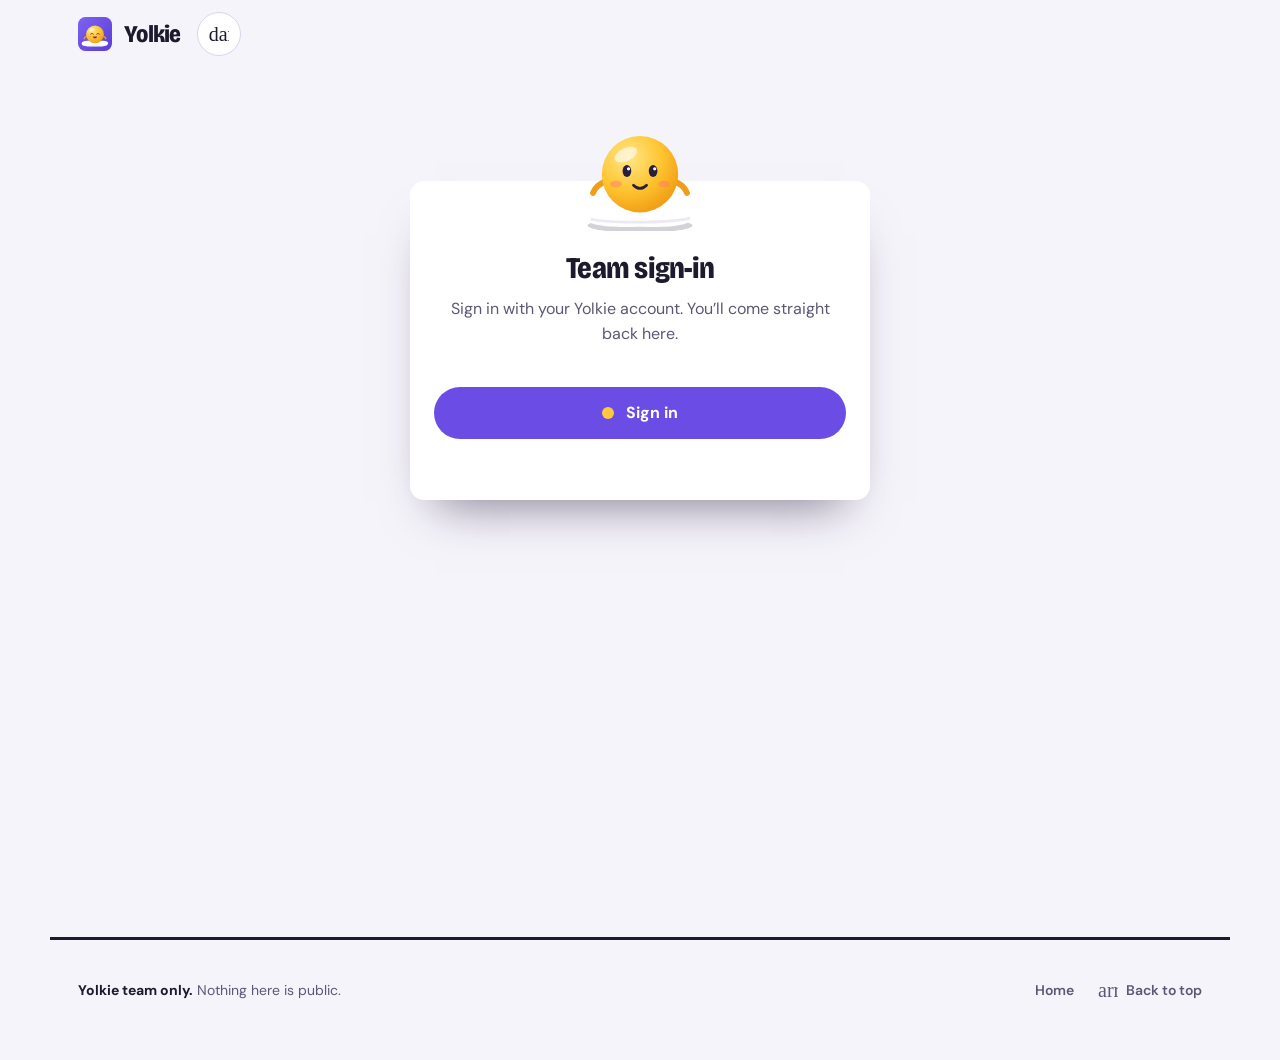
<file: admin.html>
<!doctype html>
<html lang="en">
<head>
  <meta charset="utf-8">
  <meta http-equiv="Content-Security-Policy" content="default-src 'self'; script-src 'self' 'inline-speculation-rules' https://challenges.cloudflare.com; style-src 'self' 'unsafe-inline' https://fonts.googleapis.com; font-src 'self' https://fonts.gstatic.com; img-src 'self' data: blob: https://teavrtstsnemauatvdfo.supabase.co; media-src 'self' blob: https://teavrtstsnemauatvdfo.supabase.co; connect-src 'self' https://teavrtstsnemauatvdfo.supabase.co; frame-src https://challenges.cloudflare.com; object-src 'none'; base-uri 'self'; form-action 'self'; upgrade-insecure-requests">
  <meta name="viewport" content="width=device-width, initial-scale=1">
  <title>Admin · Yolkie</title>
  <meta name="robots" content="noindex, nofollow">
  <meta name="referrer" content="no-referrer">
  <meta name="theme-color" content="#F6F4FB" media="(prefers-color-scheme: light)">
  <meta name="theme-color" content="#1E1740" media="(prefers-color-scheme: dark)">
  <link rel="icon" href="favicon.ico" sizes="32x32">
  <link rel="icon" href="favicon.svg" type="image/svg+xml">
  <link rel="preconnect" href="https://fonts.googleapis.com">
  <link rel="preconnect" href="https://fonts.gstatic.com" crossorigin>
  <link rel="preload" href="assets/fonts/bricolage-latin.woff2" as="font" type="font/woff2" crossorigin>
  <link rel="preload" href="assets/fonts/dmsans-latin.woff2" as="font" type="font/woff2" crossorigin>
  <!-- Icons: only the ones the site uses (icon_names, alphabetical). Add a new icon's name here on every page. -->
  <link rel="stylesheet" href="https://fonts.googleapis.com/css2?family=Material+Symbols+Rounded:opsz,wght,FILL,GRAD@24,400,0,0&icon_names=account_circle,add,add_home,add_photo_alternate,allergies,allergy,anchor,approval,arrow_back,arrow_forward,arrow_upward,auto_awesome,badge,bakery_dining,ballot,battery_1_bar,battery_4_bar,battery_5_bar,battery_full,blender,block,bolt,box,bubble,bug_report,cards,chat,check,check_circle,checkroom,cheer,chevron_left,chevron_right,chips,circle,cleaning_services,close,cloud,code,coffee,content_copy,cookie,countertops,create,dark_mode,dashboard,delete,delete_forever,description,devices,diamond,dinner_dining,directions_walk,diversity_1,done,done_all,download,dry,edit,egg,egg_alt,email,energy,error,expand_more,eyebrow,face,favorite,feedback,fiber_new,floor,gif,group,group_add,health_and_safety,help,home,hourglass_top,house,how_to_vote,image,info,input,join,keep,kettle,key,kitchen,label,light,light_mode,lightbulb,link,lock,logout,lunch_dining,mail,menu_book,message,military_tech,mode,money,note,notes,notifications,nutrition,opacity,owl,password,pending,people,person,person_add,phone,phonelink_lock,pinch,problem,radio,redeem,refresh,remove,remove_circle,replay,reply,restaurant,rotate_left,rotate_right,savings,scene,schedule,science,script,search,send,settings,shades,shield_person,shopping_basket,shopping_cart,signal_cellular_alt,skillet,skip_next,smartphone,source,speed,stack,star,stars,start,step,steps,sticker,storage,style,sunny,swap_horiz,switch,tab,tag,target,timer,tips_and_updates,toast,transform,travel_explore,trophy,try,tune,udon,undo,verified,verified_user,visibility,visibility_off,wash,water,water_drop,waving_hand,width,workspace_premium&display=block">
  <link rel="stylesheet" href="styles.css">
  <script src="theme.js"></script>
</head>
<body id="top">
  <a class="skip-link" href="#main">Skip to content</a>

  <header class="site-header">
    <div class="site-header__inner">
      <a class="brand" href="./" aria-label="Yolkie, home">
        <span class="brand__mark"><img src="assets/app-icon.svg" alt="" width="34" height="34"></span>
        <span class="brand__name">Yolkie</span>
      </a>
      <button class="theme-toggle" type="button" aria-label="Switch colour theme">
        <span class="icon" aria-hidden="true">dark_mode</span>
      </button>
    </div>
  </header>

  <main id="main" class="admin">
    <div class="skel js-ad-loading" role="status">
      <p class="skel__say"><img src="assets/mascots/yolk-sleepy.svg" alt="" width="44" height="44">Yolkie’s checking who you are…</p>
      <span class="skel__bone skel__bone--title" aria-hidden="true"></span>
      <div class="skel__grid" aria-hidden="true">
        <div class="skel__card"><span class="skel__bone skel__bone--short"></span><span class="skel__bone skel__bone--title"></span></div>
        <div class="skel__card"><span class="skel__bone skel__bone--short"></span><span class="skel__bone skel__bone--title"></span></div>
        <div class="skel__card"><span class="skel__bone skel__bone--short"></span><span class="skel__bone skel__bone--title"></span></div>
      </div>
      <ul class="admin-list" aria-hidden="true"><li class="skel__item"><span class="skel__bone skel__bone--mid"></span><span class="skel__bone"></span></li><li class="skel__item"><span class="skel__bone skel__bone--mid"></span><span class="skel__bone"></span></li></ul>
    </div>

    <!-- Signed out: the way to sign in and nothing else -->
    <section class="admin-gate js-ad-signin" hidden aria-labelledby="ad-signin-title">
      <div class="signup acct-card">
        <div class="signup__yolk" aria-hidden="true"><img src="assets/mascots/yolk-default.svg" alt="" width="220" height="220"></div>
        <h1 class="signup__title" id="ad-signin-title">Team sign-in</h1>
        <p class="acct-lede">Sign in with your Yolkie account. You’ll come straight back here.</p>
        <a class="btn btn--primary signup__submit" href="account.html?next=admin"><span class="btn__dot" aria-hidden="true"></span>Sign in</a>
        <p class="signup__status js-ad-signin-status" role="status"></p>
      </div>
    </section>

    <!-- Signed in, not an admin -->
    <section class="admin-gate admin-denied js-ad-denied" hidden>
      <img src="assets/mascots/yolk-meh.svg" alt="" width="220" height="220">
      <h1>This page is for the Yolkie team</h1>
      <div class="admin-denied__actions">
        <a class="btn btn--secondary btn--small" href="account.html"><span class="icon" aria-hidden="true">account_circle</span>Your account</a>
        <button type="button" class="btn btn--secondary btn--small js-ad-signout">Sign out</button>
      </div>
    </section>

    <!-- On the admin list, but two-step sign-in is off or not passed yet -->
    <section class="admin-gate admin-denied js-ad-2fa" hidden>
      <img src="assets/mascots/yolk-surprised.svg" alt="" width="220" height="220">
      <h1>Two-step sign-in first</h1>
      <p class="admin-2fa-text">The admin page needs two-step sign-in. Turn it on, or enter your code, on your account page, and you’ll come straight back here.</p>
      <div class="admin-denied__actions">
        <a class="btn btn--primary btn--small" href="account.html?next=admin"><span class="btn__dot" aria-hidden="true"></span>Go to your account</a>
        <button type="button" class="btn btn--secondary btn--small js-ad-signout">Sign out</button>
      </div>
    </section>

    <!-- Signed in as an admin -->
    <div class="js-ad-app" hidden>
      <div class="admin-top">
        <div>
          <p class="eyebrow">Admin</p>
          <h1>Feedback, sign-ups and people</h1>
          <p class="fine js-ad-who"></p>
        </div>
        <div class="admin-top__actions">
          <a class="btn btn--secondary btn--small" href="account.html"><span class="icon" aria-hidden="true">account_circle</span>Your account</a>
          <button type="button" class="btn btn--secondary btn--small js-ad-refresh"><span class="icon" aria-hidden="true">refresh</span>Refresh</button>
          <button type="button" class="btn btn--secondary btn--small js-ad-signout">Sign out</button>
        </div>
      </div>
      <p class="admin-msg js-ad-msg" role="status"></p>

      <section class="admin-stats" aria-label="At a glance">
        <ul class="admin-cards js-ad-cards"></ul>
        <figure class="admin-chart">
          <figcaption>What people tried</figcaption>
          <div class="js-ad-chart"></div>
        </figure>
      </section>

      <div class="demo-tabs admin-tabs" role="tablist" aria-label="Lists">
        <button type="button" role="tab" id="ad-tab-feedback" data-ad-tab="feedback" aria-controls="ad-panel-feedback" aria-selected="true"><span class="icon" aria-hidden="true">chat</span>Feedback</button>
        <button type="button" role="tab" id="ad-tab-waitlist" data-ad-tab="waitlist" aria-controls="ad-panel-waitlist" aria-selected="false" tabindex="-1"><span class="icon" aria-hidden="true">mail</span>Waitlist</button>
        <button type="button" role="tab" id="ad-tab-people" data-ad-tab="people" aria-controls="ad-panel-people" aria-selected="false" tabindex="-1"><span class="icon" aria-hidden="true">group</span>People</button>
        <button type="button" role="tab" id="ad-tab-removals" data-ad-tab="removals" aria-controls="ad-panel-removals" aria-selected="false" tabindex="-1"><span class="icon" aria-hidden="true">block</span><span class="js-ad-rr-tab">Removals</span></button>
      </div>

      <section class="admin-panel" role="tabpanel" id="ad-panel-feedback" aria-labelledby="ad-tab-feedback">
        <form class="admin-filters js-ad-fb-filters" role="search" aria-label="Filter feedback">
          <div class="admin-filters__search">
            <label for="ad-fb-q">Search</label>
            <input id="ad-fb-q" type="search" name="q" placeholder="Words, an email or a page" autocomplete="off">
          </div>
          <div><label for="ad-fb-kind">Kind</label>
            <select id="ad-fb-kind" name="kind"><option value="">Any</option><option value="bug">Bug</option><option value="idea">Idea</option><option value="both">Both</option><option value="neither">Neither</option><option value="none">Not said</option></select></div>
          <div><label for="ad-fb-rating">Rating</label>
            <select id="ad-fb-rating" name="rating"><option value="">Any</option><option value="5">5 stars</option><option value="4">4 stars</option><option value="3">3 stars</option><option value="2">2 stars</option><option value="1">1 star</option></select></div>
          <div><label for="ad-fb-status">Status</label>
            <select id="ad-fb-status" name="status"><option value="">Any</option><option value="new">New</option><option value="reviewing">Reviewing</option><option value="done">Done</option></select></div>
          <div><label for="ad-fb-from">From</label><input id="ad-fb-from" type="date" name="from"></div>
          <div><label for="ad-fb-to">To</label><input id="ad-fb-to" type="date" name="to"></div>
          <div class="admin-filters__actions">
            <button type="reset" class="btn btn--ghost btn--small">Clear filters</button>
            <button type="button" class="btn btn--secondary btn--small js-ad-fb-csv"><span class="icon" aria-hidden="true">download</span>Download CSV</button>
          </div>
        </form>
        <p class="admin-count js-ad-fb-count" aria-live="polite"></p>
        <ul class="admin-list js-ad-fb-list"><li class="skel__item" aria-hidden="true"><span class="skel__bone skel__bone--mid"></span><span class="skel__bone"></span></li><li class="skel__item" aria-hidden="true"><span class="skel__bone skel__bone--mid"></span><span class="skel__bone"></span></li><li class="skel__item" aria-hidden="true"><span class="skel__bone skel__bone--mid"></span><span class="skel__bone"></span></li></ul>
      </section>

      <section class="admin-panel" role="tabpanel" id="ad-panel-waitlist" aria-labelledby="ad-tab-waitlist" hidden>
        <form class="admin-filters js-ad-wl-filters" role="search" aria-label="Search the waitlist">
          <div class="admin-filters__search">
            <label for="ad-wl-q">Search</label>
            <input id="ad-wl-q" type="search" name="q" placeholder="An email or a word from the answer" autocomplete="off">
          </div>
          <p class="fine admin-filters__search">“Accept as tester” gives them the Tester badge: straight away if they already have an account, or as soon as they make one with that email. Then email them the link.</p>
          <div class="admin-filters__actions">
            <button type="button" class="btn btn--secondary btn--small js-ad-wl-csv"><span class="icon" aria-hidden="true">download</span>Download CSV</button>
          </div>
        </form>
        <p class="admin-count js-ad-wl-count" aria-live="polite"></p>
        <ul class="admin-list admin-list--waitlist js-ad-wl-list"></ul>
      </section>

      <section class="admin-panel" role="tabpanel" id="ad-panel-people" aria-labelledby="ad-tab-people" hidden>
        <form class="admin-filters js-ad-pp-filters" role="search" aria-label="Search accounts">
          <div class="admin-filters__search">
            <label for="ad-pp-q">Search</label>
            <input id="ad-pp-q" type="search" name="q" placeholder="A name, an email or a badge" autocomplete="off">
          </div>
          <div class="admin-filters__actions">
            <p class="fine">Tap a badge to give it or take it away. Admin access is changed in SQL (supabase/README.md).</p>
            <button type="button" class="btn btn--secondary btn--small js-ad-pp-csv"><span class="icon" aria-hidden="true">download</span>Download CSV</button>
          </div>
        </form>
        <p class="admin-count js-ad-pp-count" aria-live="polite"></p>
        <ul class="admin-list js-ad-pp-list"></ul>
      </section>

      <section class="admin-panel" role="tabpanel" id="ad-panel-removals" aria-labelledby="ad-tab-removals" hidden>
        <h2 class="admin-sub">Removal requests</h2>
        <p class="fine">Creators asking for a recipe to come out of the demo. The page promises we’ll review and remove it within 2 business days. “Hide recipe” takes it out of the demo for everyone straight away (and marks the request Removed).</p>
        <p class="admin-count js-ad-rr-count" aria-live="polite"></p>
        <ul class="admin-list js-ad-rr-list"></ul>
        <h3 class="mini-head">Hidden recipes</h3>
        <ul class="admin-list js-ad-hidden-list"></ul>
      </section>
    </div>

    <dialog class="sheet admin-sheet js-ad-detail" aria-labelledby="ad-detail-title">
      <div class="sheet__head"><h2 id="ad-detail-title">Feedback</h2><button type="button" class="icon-btn js-close" aria-label="Close"><span class="icon" aria-hidden="true">close</span></button></div>
      <div class="sheet__body js-ad-detail-body"></div>
    </dialog>

    <dialog class="sheet admin-sheet js-ad-mail" aria-labelledby="ad-mail-title">
      <div class="sheet__head"><h2 id="ad-mail-title">Send an email</h2><button type="button" class="icon-btn js-close" aria-label="Close"><span class="icon" aria-hidden="true">close</span></button></div>
      <form class="sheet__body admin-mail js-ad-mail-form" novalidate>
        <p class="admin-mail__to">To <strong class="js-ad-mail-to"></strong></p>
        <p class="fine">From <span class="js-ad-mail-from">Yolkie</span>, sent through Resend. Their reply goes to that address.</p>
        <div class="field">
          <label for="ad-mail-subject">Subject</label>
          <input id="ad-mail-subject" type="text" maxlength="200" required autocomplete="off">
        </div>
        <div class="field">
          <label for="ad-mail-body">Message</label>
          <textarea id="ad-mail-body" rows="11" maxlength="10000" required></textarea>
        </div>
        <div class="admin-mail__actions">
          <button type="submit" class="btn btn--primary btn--small js-ad-mail-send"><span class="icon" aria-hidden="true">send</span>Send</button>
          <a class="btn btn--ghost btn--small js-ad-mail-app" href="#">Open in my email app instead</a>
        </div>
        <p class="admin-saved js-ad-mail-status" role="status"></p>
      </form>
    </dialog>

    <dialog class="sheet admin-zoom js-ad-zoom" aria-label="Screenshot">
      <div class="sheet__head"><h2>Screenshot</h2><button type="button" class="icon-btn js-close" aria-label="Close"><span class="icon" aria-hidden="true">close</span></button></div>
      <div class="sheet__body js-ad-zoom-body"></div>
    </dialog>
  </main>

  <footer class="site-footer">
    <p><strong>Yolkie team only.</strong> Nothing here is public.</p>
    <div class="site-footer__links">
      <a href="./">Home</a>
      <a class="back-to-top" href="#top"><span class="icon" aria-hidden="true">arrow_upward</span>Back to top</a>
    </div>
  </footer>

  <script src="recipes-sourced.js" defer></script>
  <script src="main.js" defer></script>
  <script src="demo.js" defer></script>
  <script src="admin.js" defer></script>
</body>
</html>
</file>
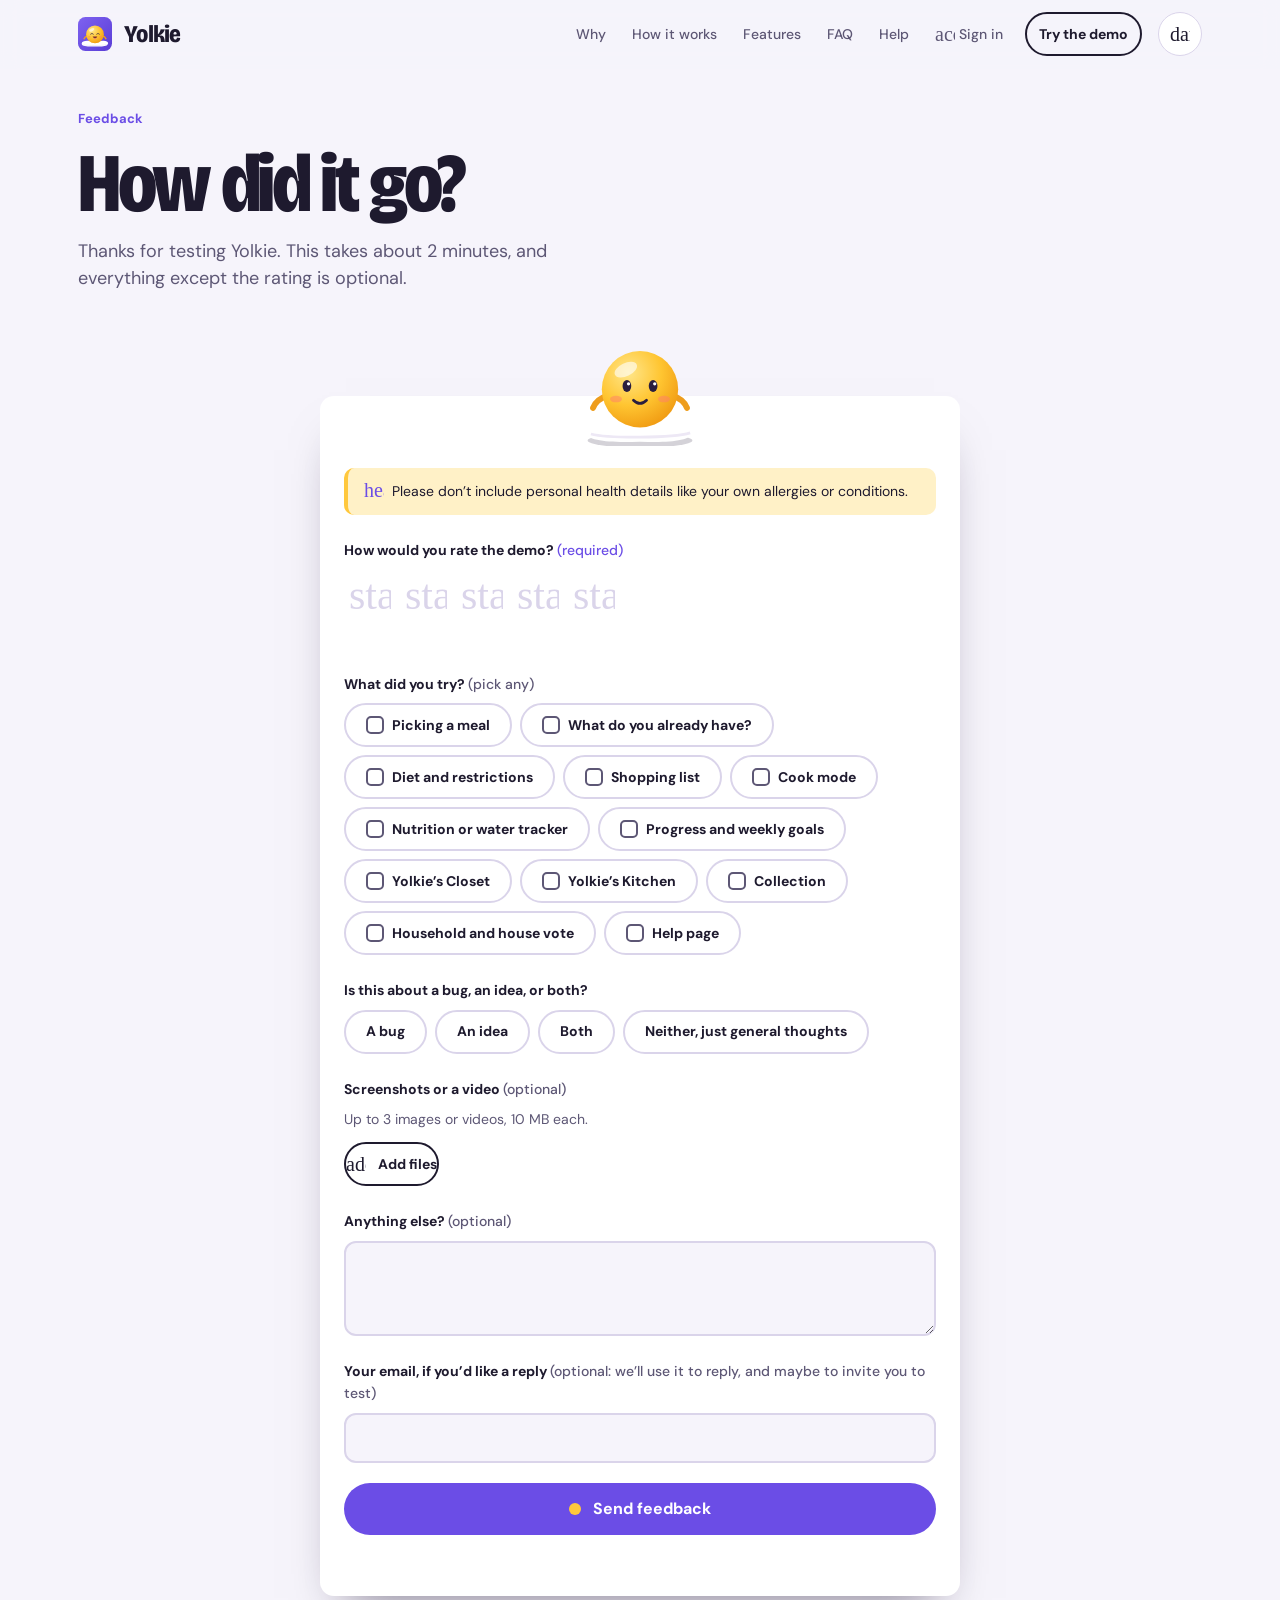
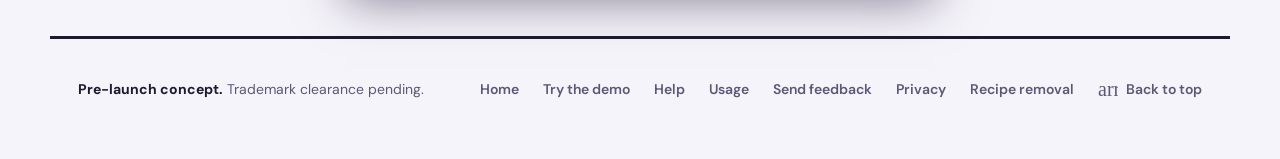
<file: feedback.html>
<!doctype html>
<html lang="en">
<head>
  <meta charset="utf-8">
  <meta http-equiv="Content-Security-Policy" content="default-src 'self'; script-src 'self' 'inline-speculation-rules' https://challenges.cloudflare.com; style-src 'self' 'unsafe-inline' https://fonts.googleapis.com; font-src 'self' https://fonts.gstatic.com; img-src 'self' data: blob: https://teavrtstsnemauatvdfo.supabase.co; media-src 'self' blob: https://teavrtstsnemauatvdfo.supabase.co; connect-src 'self' https://teavrtstsnemauatvdfo.supabase.co; frame-src https://challenges.cloudflare.com; object-src 'none'; base-uri 'self'; form-action 'self'; upgrade-insecure-requests">
  <meta name="referrer" content="strict-origin-when-cross-origin">
  <meta name="viewport" content="width=device-width, initial-scale=1">
  <title>Feedback · Yolkie</title>
  <meta name="description" content="Tried the Yolkie demo? Tell us how it went: a quick rating, plus any bugs or ideas. About two minutes.">
  <meta property="og:title" content="Feedback · Yolkie">
  <meta property="og:description" content="Tell us how the Yolkie demo went. About two minutes.">
  <meta property="og:type" content="website">
  <meta property="og:url" content="https://yolkie.isolatedideas.dev/feedback.html">
  <meta property="og:image" content="https://yolkie.isolatedideas.dev/og-image.png">
  <link rel="canonical" href="https://yolkie.isolatedideas.dev/feedback.html">
  <meta name="twitter:card" content="summary_large_image">
  <meta name="theme-color" content="#F6F4FB" media="(prefers-color-scheme: light)">
  <meta name="theme-color" content="#1E1740" media="(prefers-color-scheme: dark)">
  <link rel="icon" href="favicon.ico" sizes="32x32">
  <link rel="icon" href="favicon.svg" type="image/svg+xml">
  <link rel="apple-touch-icon" href="apple-touch-icon.png">
  <link rel="manifest" href="site.webmanifest">
  <link rel="preconnect" href="https://fonts.googleapis.com">
  <link rel="preconnect" href="https://fonts.gstatic.com" crossorigin>
  <link rel="preload" href="assets/fonts/bricolage-latin.woff2" as="font" type="font/woff2" crossorigin>
  <link rel="preload" href="assets/fonts/dmsans-latin.woff2" as="font" type="font/woff2" crossorigin>
  <!-- Icons: only the ones the site uses (icon_names, alphabetical). Add a new icon's name here on every page. -->
  <link rel="stylesheet" href="https://fonts.googleapis.com/css2?family=Material+Symbols+Rounded:opsz,wght,FILL,GRAD@24,400,0,0&icon_names=account_circle,add,add_home,add_photo_alternate,allergies,allergy,anchor,approval,arrow_back,arrow_forward,arrow_upward,auto_awesome,badge,bakery_dining,ballot,battery_1_bar,battery_4_bar,battery_5_bar,battery_full,blender,block,bolt,box,bubble,bug_report,cards,chat,check,check_circle,checkroom,cheer,chevron_left,chevron_right,chips,circle,cleaning_services,close,cloud,code,coffee,content_copy,cookie,countertops,create,dark_mode,dashboard,delete,delete_forever,description,devices,diamond,dinner_dining,directions_walk,diversity_1,done,done_all,download,dry,edit,egg,egg_alt,email,energy,error,expand_more,eyebrow,face,favorite,feedback,fiber_new,floor,gif,group,group_add,health_and_safety,help,home,hourglass_top,house,how_to_vote,image,info,input,join,keep,kettle,key,kitchen,label,light,light_mode,lightbulb,link,lock,logout,lunch_dining,mail,menu_book,message,military_tech,mode,money,note,notes,notifications,nutrition,opacity,owl,password,pending,people,person,person_add,phone,phonelink_lock,pinch,problem,radio,redeem,refresh,remove,remove_circle,replay,reply,restaurant,rotate_left,rotate_right,savings,scene,schedule,science,script,search,send,settings,shades,shield_person,shopping_basket,shopping_cart,signal_cellular_alt,skillet,skip_next,smartphone,source,speed,stack,star,stars,start,step,steps,sticker,storage,style,sunny,swap_horiz,switch,tab,tag,target,timer,tips_and_updates,toast,transform,travel_explore,trophy,try,tune,udon,undo,verified,verified_user,visibility,visibility_off,wash,water,water_drop,waving_hand,width,workspace_premium&display=block">
  <link rel="stylesheet" href="styles.css">
  <script src="theme.js"></script>
  <script type="speculationrules">{"prerender":[{"where":{"href_matches":"/try.html"},"eagerness":"moderate"}],"prefetch":[{"where":{"and":[{"href_matches":"/*.html"},{"not":{"href_matches":"/try.html"}},{"not":{"href_matches":"/admin.html"}},{"not":{"href_matches":"/account.html"}}]},"eagerness":"moderate"}]}</script>
</head>
<body id="top">
  <a class="skip-link" href="#main">Skip to content</a>

  <header class="site-header">
    <div class="site-header__inner">
      <a class="brand" href="./" aria-label="Yolkie, home">
        <span class="brand__mark"><img src="assets/app-icon.svg" alt="" width="34" height="34"></span>
        <span class="brand__name">Yolkie</span>
      </a>
      <nav class="site-nav" aria-label="Site">
        <a href="./#problem">Why</a>
        <a href="./#how">How it works</a>
        <a href="./#features">Features</a>
        <a href="./#faq">FAQ</a>
        <a href="help.html">Help</a>
        <a class="site-nav__account js-account-link" href="account.html"><span class="icon" aria-hidden="true">account_circle</span><span class="js-account-label">Sign in</span></a>
        <a class="site-nav__try" href="try.html">Try the demo</a>
      </nav>
      <button class="theme-toggle" type="button" aria-label="Switch colour theme">
        <span class="icon" aria-hidden="true">dark_mode</span>
      </button>
    </div>
  </header>

  <main id="main">
    <section class="page-hero help-hero">
      <div>
        <p class="eyebrow">Feedback</p>
        <h1>How did it go?</h1>
        <p class="lede">Thanks for testing Yolkie. This takes about 2 minutes, and everything except the rating is optional.</p>
      </div>
    </section>

    <div class="fb-wrap">
      <form class="signup fb js-fb" novalidate>
        <div class="signup__yolk" aria-hidden="true"><img class="js-fb-yolk" src="assets/mascots/yolk-default.svg" alt="" width="220" height="220"></div>
        <div class="confetti js-fb-confetti" aria-hidden="true"></div>
        <div class="js-fb-fields">
          <p class="fb-note"><span class="icon" aria-hidden="true">health_and_safety</span>Please don’t include personal health details like your own allergies or conditions.</p>

          <fieldset class="field" aria-describedby="fb-rating-err">
            <legend>How would you rate the demo? <span class="field__req">(required)</span></legend>
            <div class="stars">
                <label class="star"><input type="radio" name="rating" value="1"><span class="icon" aria-hidden="true">star</span><span class="sr-only">1 star, not great</span></label>
                <label class="star"><input type="radio" name="rating" value="2"><span class="icon" aria-hidden="true">star</span><span class="sr-only">2 stars, could be better</span></label>
                <label class="star"><input type="radio" name="rating" value="3"><span class="icon" aria-hidden="true">star</span><span class="sr-only">3 stars, it’s okay</span></label>
                <label class="star"><input type="radio" name="rating" value="4"><span class="icon" aria-hidden="true">star</span><span class="sr-only">4 stars, pretty good</span></label>
                <label class="star"><input type="radio" name="rating" value="5"><span class="icon" aria-hidden="true">star</span><span class="sr-only">5 stars, loved it</span></label>
            </div>
            <p class="field__note fb-rating-text js-fb-rating-text" aria-hidden="true"></p>
            <p class="field__err" id="fb-rating-err" data-err="rating" hidden></p>
          </fieldset>

          <fieldset class="field">
            <legend>What did you try? <span class="field__opt">(pick any)</span></legend>
            <div class="chips">
                <label class="chip"><input type="checkbox" name="tried" value="Picking a meal"><span>Picking a meal</span></label>
                <label class="chip"><input type="checkbox" name="tried" value="What do you already have?"><span>What do you already have?</span></label>
                <label class="chip"><input type="checkbox" name="tried" value="Diet and restrictions"><span>Diet and restrictions</span></label>
                <label class="chip"><input type="checkbox" name="tried" value="Shopping list"><span>Shopping list</span></label>
                <label class="chip"><input type="checkbox" name="tried" value="Cook mode"><span>Cook mode</span></label>
                <label class="chip"><input type="checkbox" name="tried" value="Nutrition or water tracker"><span>Nutrition or water tracker</span></label>
                <label class="chip"><input type="checkbox" name="tried" value="Progress and weekly goals"><span>Progress and weekly goals</span></label>
                <label class="chip"><input type="checkbox" name="tried" value="Yolkie&#39;s Closet"><span>Yolkie’s Closet</span></label>
                <label class="chip"><input type="checkbox" name="tried" value="Yolkie&#39;s Kitchen"><span>Yolkie’s Kitchen</span></label>
                <label class="chip"><input type="checkbox" name="tried" value="Collection"><span>Collection</span></label>
                <label class="chip"><input type="checkbox" name="tried" value="Household and house vote"><span>Household and house vote</span></label>
                <label class="chip"><input type="checkbox" name="tried" value="Help page"><span>Help page</span></label>
            </div>
          </fieldset>

          <fieldset class="field">
            <legend>Is this about a bug, an idea, or both?</legend>
            <div class="chips">
              <label class="chip"><input type="radio" name="kind" value="bug"><span>A bug</span></label>
              <label class="chip"><input type="radio" name="kind" value="idea"><span>An idea</span></label>
              <label class="chip"><input type="radio" name="kind" value="both"><span>Both</span></label>
              <label class="chip"><input type="radio" name="kind" value="neither"><span>Neither, just general thoughts</span></label>
            </div>
          </fieldset>

          <div class="fb-branch js-fb-bug" hidden>
            <div class="field">
              <label for="fb-what">What happened? <span class="field__req">(required)</span></label>
              <textarea id="fb-what" name="what_happened" rows="4" maxlength="2000" placeholder="What you tapped, what you expected, and what happened instead" aria-describedby="fb-what-err"></textarea>
              <p class="field__err" id="fb-what-err" data-err="what_happened" hidden></p>
            </div>
            <fieldset class="field">
              <legend>What were you using? <span class="field__opt">(optional)</span></legend>
              <div class="chips">
                <label class="chip"><input type="radio" name="device" value="iPhone"><span>iPhone</span></label>
                <label class="chip"><input type="radio" name="device" value="Android phone"><span>Android phone</span></label>
                <label class="chip"><input type="radio" name="device" value="Tablet"><span>Tablet</span></label>
                <label class="chip"><input type="radio" name="device" value="Computer"><span>Computer</span></label>
              </div>
            </fieldset>
          </div>

          <div class="fb-branch js-fb-idea" hidden>
            <div class="field">
              <label for="fb-idea">What’s your idea? <span class="field__req">(required)</span></label>
              <textarea id="fb-idea" name="idea" rows="4" maxlength="2000" placeholder="Big or small, we want to hear it" aria-describedby="fb-idea-err"></textarea>
              <p class="field__err" id="fb-idea-err" data-err="idea" hidden></p>
            </div>
          </div>

          <div class="field">
            <p class="field__label" id="fb-shots-label">Screenshots or a video <span class="field__opt">(optional)</span></p>
            <p class="field__note" id="fb-shots-note">Up to 3 images or videos, 10 MB each.</p>
            <label class="btn btn--secondary btn--small fb-upload js-fb-upload"><span class="icon" aria-hidden="true">add_photo_alternate</span>Add files<input class="js-fb-file" type="file" name="screenshots" multiple accept="image/png,image/jpeg,image/gif,image/webp,image/heic,image/heif,video/mp4,video/quicktime,video/webm" aria-describedby="fb-shots-note fb-shots-err"></label>
            <p class="sr-only js-fb-shot-count" aria-live="polite"></p>
            <ul class="fb-shots js-fb-shots" aria-labelledby="fb-shots-label"></ul>
            <p class="field__err" id="fb-shots-err" data-err="screenshots" hidden></p>
          </div>

          <div class="field">
            <label for="fb-else">Anything else? <span class="field__opt">(optional)</span></label>
            <textarea id="fb-else" name="anything_else" rows="3" maxlength="2000" aria-describedby="fb-else-err"></textarea>
            <p class="field__err" id="fb-else-err" data-err="anything_else" hidden></p>
          </div>

          <div class="field">
            <label for="fb-email">Your email, if you’d like a reply <span class="field__opt">(optional: we’ll use it to reply, and maybe to invite you to test)</span></label>
            <input id="fb-email" type="email" name="email" autocomplete="email" inputmode="email" maxlength="254" aria-describedby="fb-email-err">
            <p class="field__err" id="fb-email-err" data-err="email" hidden></p>
          </div>

          <!-- Spam trap: people never see or fill this; bots often do. -->
          <div class="signup__trap" aria-hidden="true"><label>Company <input type="text" name="company" tabindex="-1" autocomplete="off"></label></div>
          <button type="submit" class="btn btn--primary signup__submit"><span class="btn__dot" aria-hidden="true"></span>Send feedback</button>
          <p class="signup__status js-fb-status" role="status"></p>
          <button type="button" class="btn btn--secondary btn--small signup__retry js-fb-retry" hidden><span class="icon" aria-hidden="true">refresh</span>Try again</button>
          <button type="button" class="btn btn--ghost btn--small signup__retry js-fb-noshots" hidden>Send without the files</button>
        </div>
        <div class="signup__done js-fb-done" hidden>
          <h2 class="signup__title js-fb-done-title" tabindex="-1">Thank you</h2>
          <p>Every note helps make Yolkie better. Go reward yourself with a snack.</p>
          <a class="btn btn--secondary" href="try.html">Back to the demo</a>
        </div>
      </form>
    </div>
  </main>

  <footer class="site-footer">
    <p><strong>Pre-launch concept.</strong> Trademark clearance pending.</p>
    <div class="site-footer__links">
      <a href="./">Home</a>
      <a href="try.html">Try the demo</a>
      <a href="help.html">Help</a>
      <a href="usage.html">Usage</a>
      <a href="feedback.html" aria-current="page">Send feedback</a>
      <a href="privacy.html">Privacy</a>
      <a href="request-removal.html">Recipe removal</a>
      <a class="back-to-top" href="#top"><span class="icon" aria-hidden="true">arrow_upward</span>Back to top</a>
    </div>
  </footer>

  <script src="main.js" defer></script>
</body>
</html>
</file>
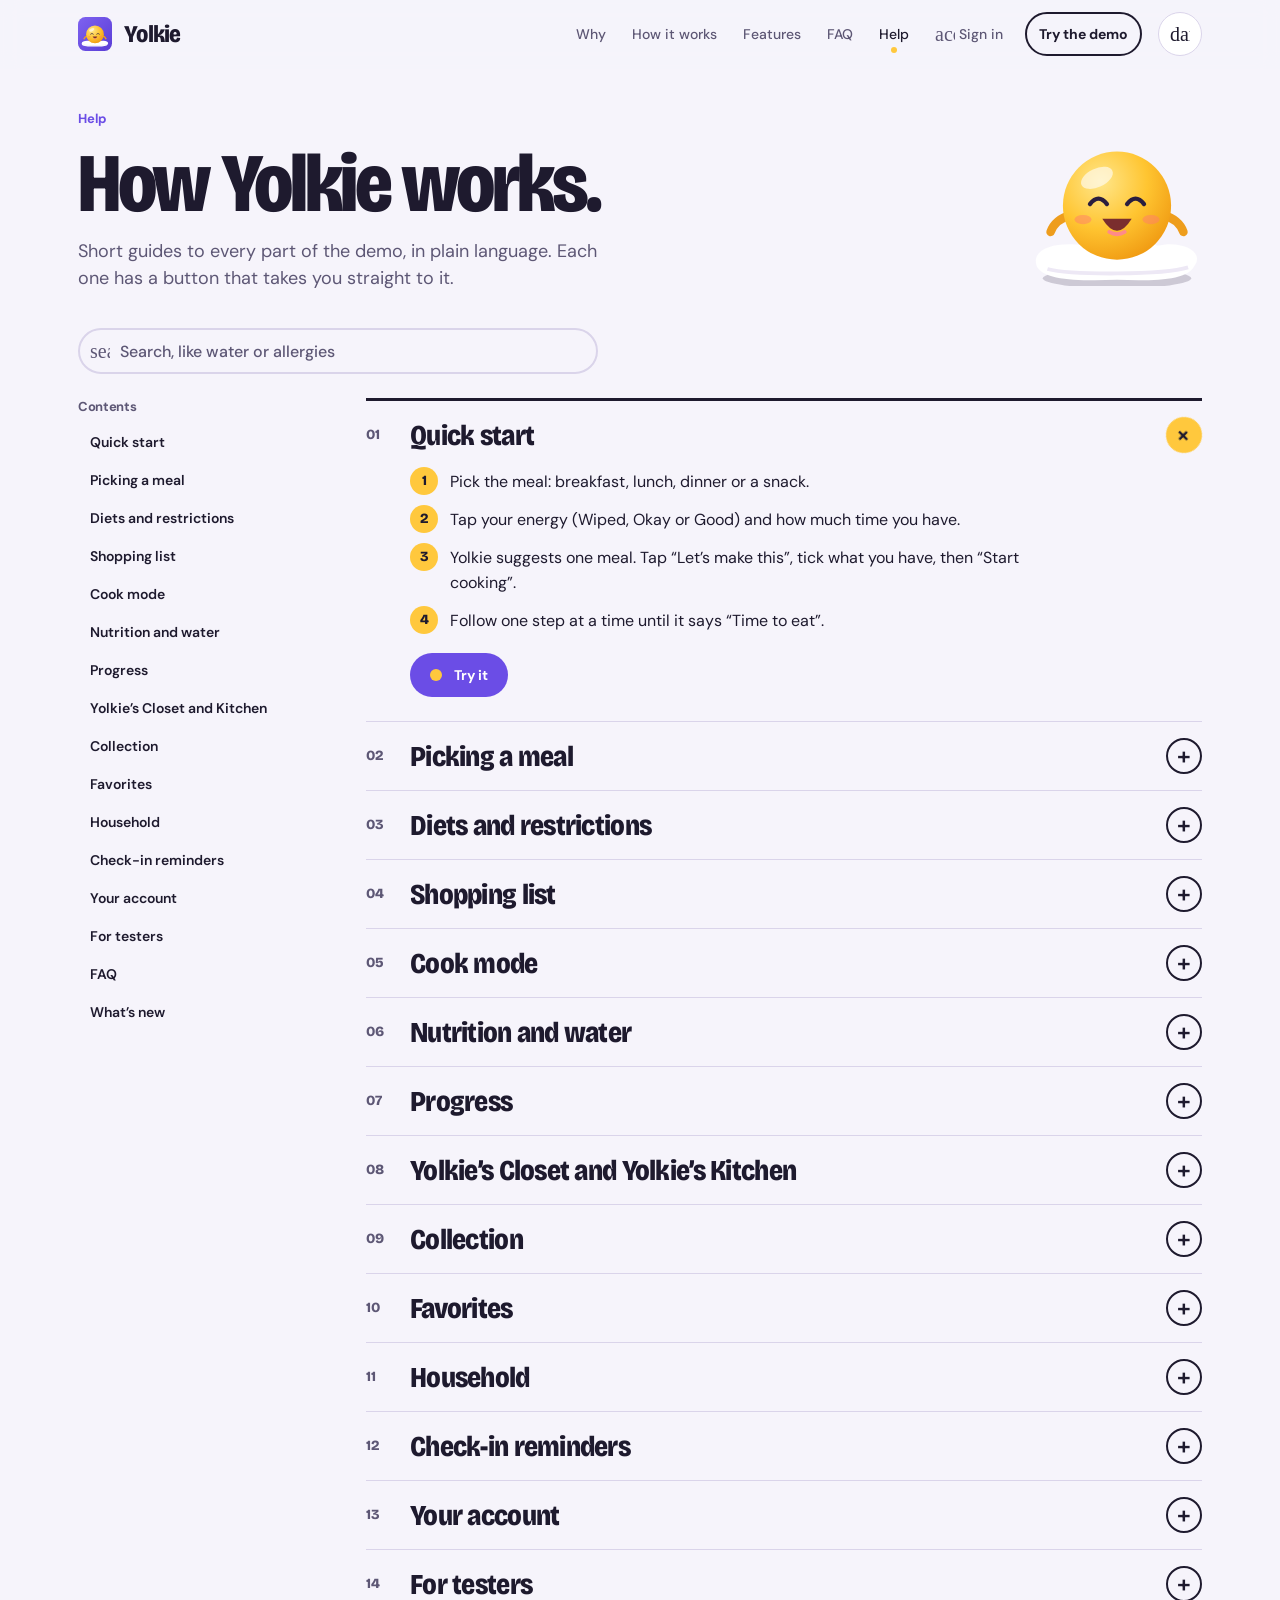
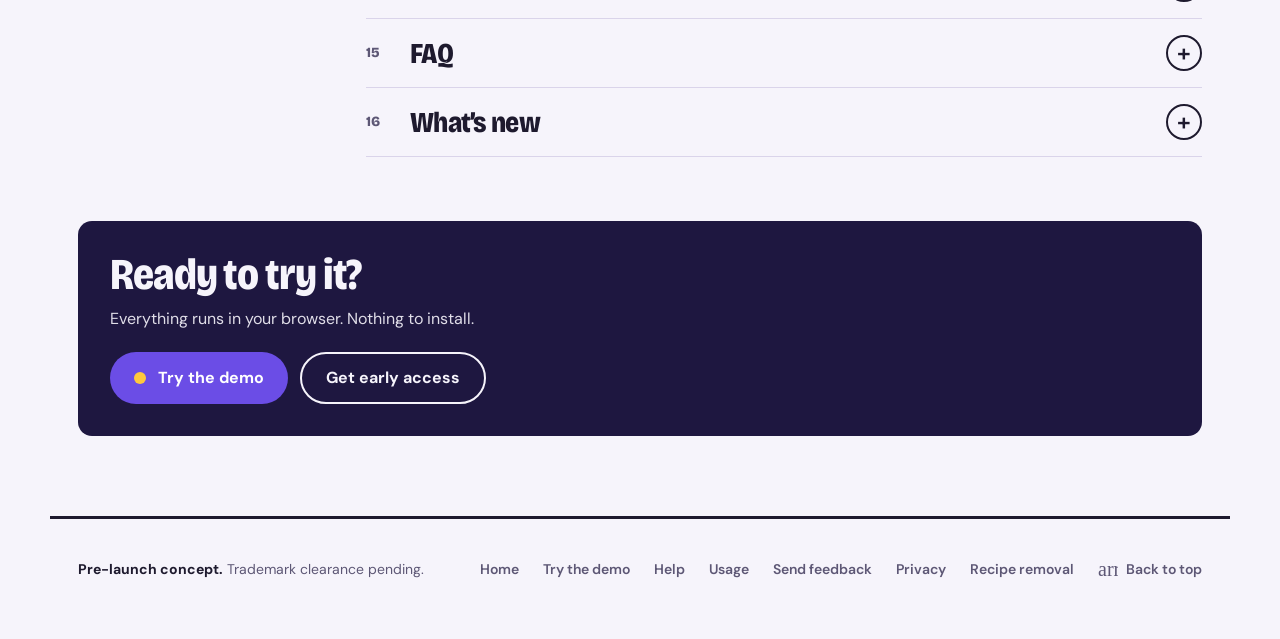
<file: help.html>
<!doctype html>
<html lang="en">
<head>
  <meta charset="utf-8">
  <meta http-equiv="Content-Security-Policy" content="default-src 'self'; script-src 'self' 'inline-speculation-rules' https://challenges.cloudflare.com; style-src 'self' 'unsafe-inline' https://fonts.googleapis.com; font-src 'self' https://fonts.gstatic.com; img-src 'self' data: blob: https://teavrtstsnemauatvdfo.supabase.co; media-src 'self' blob: https://teavrtstsnemauatvdfo.supabase.co; connect-src 'self' https://teavrtstsnemauatvdfo.supabase.co; frame-src https://challenges.cloudflare.com; object-src 'none'; base-uri 'self'; form-action 'self'; upgrade-insecure-requests">
  <meta name="referrer" content="strict-origin-when-cross-origin">
  <meta name="viewport" content="width=device-width, initial-scale=1">
  <title>Help · Yolkie</title>
  <meta name="description" content="How the Yolkie demo works: picking a meal, diets and household restrictions, the shopping list, cook mode, water, progress, the kitchen, collecting, favorites and linking a household. Plus tips for testers and an FAQ.">
  <meta property="og:title" content="Help · Yolkie">
  <meta property="og:description" content="Short, plain guides to every part of the Yolkie demo, each with a button that takes you straight to it.">
  <meta property="og:type" content="website">
  <meta property="og:url" content="https://yolkie.isolatedideas.dev/help.html">
  <meta property="og:image" content="https://yolkie.isolatedideas.dev/og-image.png">
  <link rel="canonical" href="https://yolkie.isolatedideas.dev/help.html">
  <meta name="twitter:card" content="summary_large_image">
  <meta name="theme-color" content="#F6F4FB" media="(prefers-color-scheme: light)">
  <meta name="theme-color" content="#1E1740" media="(prefers-color-scheme: dark)">
  <link rel="icon" href="favicon.ico" sizes="32x32">
  <link rel="icon" href="favicon.svg" type="image/svg+xml">
  <link rel="apple-touch-icon" href="apple-touch-icon.png">
  <link rel="manifest" href="site.webmanifest">
  <link rel="preconnect" href="https://fonts.googleapis.com">
  <link rel="preconnect" href="https://fonts.gstatic.com" crossorigin>
  <link rel="preload" href="assets/fonts/bricolage-latin.woff2" as="font" type="font/woff2" crossorigin>
  <link rel="preload" href="assets/fonts/dmsans-latin.woff2" as="font" type="font/woff2" crossorigin>
  <!-- Icons: only the ones the site uses (icon_names, alphabetical). Add a new icon's name here on every page. -->
  <link rel="stylesheet" href="https://fonts.googleapis.com/css2?family=Material+Symbols+Rounded:opsz,wght,FILL,GRAD@24,400,0,0&icon_names=account_circle,add,add_home,add_photo_alternate,allergies,allergy,anchor,approval,arrow_back,arrow_forward,arrow_upward,auto_awesome,badge,bakery_dining,ballot,battery_1_bar,battery_4_bar,battery_5_bar,battery_full,blender,block,bolt,box,bubble,bug_report,cards,chat,check,check_circle,checkroom,cheer,chevron_left,chevron_right,chips,circle,cleaning_services,close,cloud,code,coffee,content_copy,cookie,countertops,create,dark_mode,dashboard,delete,delete_forever,description,devices,diamond,dinner_dining,directions_walk,diversity_1,done,done_all,download,dry,edit,egg,egg_alt,email,energy,error,expand_more,eyebrow,face,favorite,feedback,fiber_new,floor,gif,group,group_add,health_and_safety,help,home,hourglass_top,house,how_to_vote,image,info,input,join,keep,kettle,key,kitchen,label,light,light_mode,lightbulb,link,lock,logout,lunch_dining,mail,menu_book,message,military_tech,mode,money,note,notes,notifications,nutrition,opacity,owl,password,pending,people,person,person_add,phone,phonelink_lock,pinch,problem,radio,redeem,refresh,remove,remove_circle,replay,reply,restaurant,rotate_left,rotate_right,savings,scene,schedule,science,script,search,send,settings,shades,shield_person,shopping_basket,shopping_cart,signal_cellular_alt,skillet,skip_next,smartphone,source,speed,stack,star,stars,start,step,steps,sticker,storage,style,sunny,swap_horiz,switch,tab,tag,target,timer,tips_and_updates,toast,transform,travel_explore,trophy,try,tune,udon,undo,verified,verified_user,visibility,visibility_off,wash,water,water_drop,waving_hand,width,workspace_premium&display=block">
  <link rel="stylesheet" href="styles.css">
  <script src="theme.js"></script>
  <script type="speculationrules">{"prerender":[{"where":{"href_matches":"/try.html"},"eagerness":"moderate"}],"prefetch":[{"where":{"and":[{"href_matches":"/*.html"},{"not":{"href_matches":"/try.html"}},{"not":{"href_matches":"/admin.html"}},{"not":{"href_matches":"/account.html"}}]},"eagerness":"moderate"}]}</script>
</head>
<body id="top">
  <a class="skip-link" href="#main">Skip to content</a>

  <header class="site-header">
    <div class="site-header__inner">
      <a class="brand" href="./" aria-label="Yolkie, home">
        <span class="brand__mark"><img src="assets/app-icon.svg" alt="" width="34" height="34"></span>
        <span class="brand__name">Yolkie</span>
      </a>
      <nav class="site-nav" aria-label="Site">
        <a href="./#problem">Why</a>
        <a href="./#how">How it works</a>
        <a href="./#features">Features</a>
        <a href="./#faq">FAQ</a>
        <a href="help.html" aria-current="page">Help</a>
        <a class="site-nav__account js-account-link" href="account.html"><span class="icon" aria-hidden="true">account_circle</span><span class="js-account-label">Sign in</span></a>
        <a class="site-nav__try" href="try.html">Try the demo</a>
      </nav>
      <button class="theme-toggle" type="button" aria-label="Switch colour theme">
        <span class="icon" aria-hidden="true">dark_mode</span>
      </button>
    </div>
  </header>

  <main id="main">
    <section class="page-hero help-hero">
      <div>
        <p class="eyebrow">Help</p>
        <h1>How Yolkie works.</h1>
        <p class="lede">Short guides to every part of the demo, in plain language. Each one has a button that takes you straight to it.</p>
      </div>
      <img class="help-hero__yolk" src="assets/mascots/yolk-happy.svg" alt="" width="220" height="220">
    </section>

    <div class="help">
      <div class="help-tools">
        <div class="have-search help-search"><span class="icon" aria-hidden="true">search</span><label class="sr-only" for="help-search">Search help</label>
          <input id="help-search" class="js-help-search" type="search" placeholder="Search, like water or allergies" autocomplete="off"></div>
        <p class="fine js-help-count" aria-live="polite"></p>
      </div>

      <aside class="help-toc" aria-labelledby="toc-title">
        <h2 class="mini-head" id="toc-title">Contents</h2>
        <ol class="js-help-toc">
          <li><a href="#quick-start">Quick start</a></li>
          <li><a href="#picking">Picking a meal</a></li>
          <li><a href="#diets">Diets and restrictions</a></li>
          <li><a href="#shopping">Shopping list</a></li>
          <li><a href="#cook-mode">Cook mode</a></li>
          <li><a href="#nutrition-water">Nutrition and water</a></li>
          <li><a href="#progress">Progress</a></li>
          <li><a href="#closet-kitchen">Yolkie’s Closet and Kitchen</a></li>
          <li><a href="#collection">Collection</a></li>
          <li><a href="#favorites">Favorites</a></li>
          <li><a href="#household">Household</a></li>
          <li><a href="#reminders">Check-in reminders</a></li>
          <li><a href="#account">Your account</a></li>
          <li><a href="#testers">For testers</a></li>
          <li><a href="#faq">FAQ</a></li>
          <li><a href="#whats-new">What’s new</a></li>
        </ol>
      </aside>

      <div class="help-sections js-help-sections">
        <details class="help-sec" id="quick-start" open>
          <summary><span class="help-sec__num">01</span><h2>Quick start</h2></summary>
          <div class="help-sec__body">
            <ol class="help-steps">
              <li>Pick the meal: breakfast, lunch, dinner or a snack.</li>
              <li>Tap your energy (Wiped, Okay or Good) and how much time you have.</li>
              <li>Yolkie suggests one meal. Tap “Let’s make this”, tick what you have, then “Start cooking”.</li>
              <li>Follow one step at a time until it says “Time to eat”.</li>
            </ol>
            <a class="btn btn--primary btn--small" href="try.html#quick-start"><span class="btn__dot" aria-hidden="true"></span>Try it</a>
          </div>
        </details>

        <details class="help-sec" id="picking">
          <summary><span class="help-sec__num">02</span><h2>Picking a meal</h2></summary>
          <div class="help-sec__body">
            <ol class="help-steps">
              <li>Choose the meal type, your energy and your time. Lower energy means simpler recipes, and 60+ opens up the long, slow ones.</li>
              <li>Got something in the fridge? Tap “Use it” on the suggestion, pick up to three things, and Yolkie leans toward meals that use them. It’s optional.</li>
              <li>On a Wiped day, or with 15 minutes, Yolkie only suggests meals made from what you picked plus pantry basics like oil, butter, salt, flour, sugar and soy sauce. Nothing to buy. The suggestion says “Only using what you picked”: tap it to also see meals that need one more thing, shown with a “Needs” tag. Tap it again to switch back.</li>
              <li>Whenever you’ve picked something, each suggestion lists what it still needs that you didn’t pick, leaving out pantry basics. Where there’s an easy swap you’ll see “Use …”, like garlic powder for garlic, and “Skip it” if the dish works without it. Either one ticks that item off on the next step and keeps it off your shopping list. Changed your mind? Tap Undo.</li>
              <li>Some recipes have a “Pro tip” with an extra, like toast with your eggs. It’s only if you have it: it’s never on the shopping list, and it doesn’t change what Yolkie picks.</li>
              <li>If you told Yolkie what you had in the last few days, “Still got them?” asks first. It’s only a guess: say yes, or tap anything that’s gone.</li>
              <li>“Who’s eating?” starts as just you, every meal. Tap anyone else who’s eating and the picks work for all of you.</li>
              <li>Want to choose yourself? “Find by ingredient” lists every recipe that has everything you add, like chicken and rice, for everyone eating. Tap one to make it the pick. <a href="try.html#finder">Open the finder</a>.</li>
              <li>A “Recipe by …” chip means the recipe is based on a creator’s recipe. It links to their original page. The <a href="usage.html">usage page</a> explains how we use and credit them.</li>
            </ol>
            <a class="btn btn--primary btn--small" href="try.html#who-eating"><span class="btn__dot" aria-hidden="true"></span>Try it</a>
          </div>
        </details>

        <details class="help-sec" id="diets">
          <summary><span class="help-sec__num">03</span><h2>Diets and restrictions</h2></summary>
          <div class="help-sec__body">
            <ol class="help-steps">
              <li>Turn on diets (vegan, keto, gluten-free and more) and allergies in Preferences, behind the gear.</li>
              <li>The diet chip on the pick screen changes your diet for “Just this meal” or “Make it my default”.</li>
              <li>Each person in the house has their own diets, allergies and dislikes. Dislikes only move a recipe down; allergies always filter it out for anyone eating.</li>
              <li>“Keep out of the house” filters an allergen out of every suggestion, even when that person isn’t eating.</li>
            </ol>
            <p class="help-note"><span class="icon" aria-hidden="true">info</span>We filter recipes, but always check labels.</p>
            <a class="btn btn--primary btn--small" href="try.html#restrictions"><span class="btn__dot" aria-hidden="true"></span>Try it</a>
          </div>
        </details>

        <details class="help-sec" id="shopping">
          <summary><span class="help-sec__num">04</span><h2>Shopping list</h2></summary>
          <div class="help-sec__body">
            <ol class="help-steps">
              <li>After you pick a meal, tap “Got it” or “Need it” for each ingredient.</li>
              <li>Everything you need lands on the list, sorted by store section (produce, dairy, pantry and so on).</li>
              <li>Out of a spice? Tap it for an easy swap, or add it to the list. Tick items off as you shop, and Yolkie remembers them for a few days.</li>
            </ol>
            <a class="btn btn--primary btn--small" href="try.html#shopping"><span class="btn__dot" aria-hidden="true"></span>Try it</a>
          </div>
        </details>

        <details class="help-sec" id="cook-mode">
          <summary><span class="help-sec__num">05</span><h2>Cook mode</h2></summary>
          <div class="help-sec__body">
            <ol class="help-steps">
              <li>Set the servings first: the amounts scale for you.</li>
              <li>Step zero is one tiny, physical thing, like putting a pan on the stove. Momentum does the rest.</li>
              <li>The tracker at the top shows where you are: Prep, Cook, Finish, Plate. Under it, Yolkie estimates when you'll eat (“Dinner at 8:12”) and updates it as you go.</li>
              <li>The “Now” card shows one step. Timers run side by side as rings that fill up, so the rice and the sauce finish together. A soft chime plays when one ends; turn it off under Sounds in Preferences.</li>
              <li>Small labels under each step show how much of each ingredient that step needs, scaled to your servings, so you can measure as you go or eyeball it.</li>
              <li>While you wait, Yolkie suggests a quick tidy, so there are fewer dishes later.</li>
            </ol>
            <a class="btn btn--primary btn--small" href="try.html#cook"><span class="btn__dot" aria-hidden="true"></span>Try it</a>
          </div>
        </details>

        <details class="help-sec" id="nutrition-water">
          <summary><span class="help-sec__num">06</span><h2>Nutrition and water</h2></summary>
          <div class="help-sec__body">
            <ol class="help-steps">
              <li>Calories, protein and the nutrition panel are rough estimates per serving. “Hide nutrition” in Preferences hides every number.</li>
              <li>The water tracker is off until you turn it on in Preferences. Then its card is on Me: tap “+1” when you drink, and “−” to undo.</li>
              <li>Each tap waters the plant in Yolkie’s Kitchen. Reach your goal and it blooms for the rest of the day. It starts fresh every morning, with no streaks.</li>
              <li>Pick the unit, your bottle size and your goal in Preferences, or turn the tracker off. Water reminders are a preview here: the real ones will come from the app.</li>
            </ol>
            <p class="help-note"><span class="icon" aria-hidden="true">info</span>Everyone’s needs are different. If a doctor has given you a fluid limit, follow that.</p>
            <a class="btn btn--primary btn--small" href="try.html#water"><span class="btn__dot" aria-hidden="true"></span>Try it</a>
          </div>
        </details>

        <details class="help-sec" id="progress">
          <summary><span class="help-sec__num">07</span><h2>Progress</h2></summary>
          <div class="help-sec__body">
            <ol class="help-steps">
              <li>Me shows how many meals you’ve cooked at home (with “about $X saved” on takeout: meals × your usual takeout cost, an estimate), fridge rescues and dishes dodged.</li>
              <li>The passport stamps every new cuisine and recipe.</li>
              <li>Set a weekly goal, and start a themed challenge if you like. One at a time, no deadline.</li>
              <li>There are no streaks and no guilt: a missed week just starts fresh.</li>
            </ol>
            <a class="btn btn--primary btn--small" href="try.html#progress"><span class="btn__dot" aria-hidden="true"></span>Try it</a>
          </div>
        </details>

        <details class="help-sec" id="closet-kitchen">
          <summary><span class="help-sec__num">08</span><h2>Yolkie’s Closet and Yolkie’s Kitchen</h2></summary>
          <div class="help-sec__body">
            <ol class="help-steps">
              <li>Cooking unlocks outfits in Yolkie’s Closet (in Me) and decor in the Kitchen. The Kitchen is behind the Extras card on Me.</li>
              <li>In the Kitchen, tap the floor to walk Yolkie around, and tap anyone to say hi.</li>
              <li>Everyone else at home cooks, washes up, raids the fridge, eats, chats and makes coffee on their own. “Who’s home” chooses who’s there.</li>
              <li>Turn on Night for string lights and dancing. “Friends drop by” lets friends you’ve met visit now and then.</li>
            </ol>
            <a class="btn btn--primary btn--small" href="try.html#kitchen"><span class="btn__dot" aria-hidden="true"></span>Try it</a>
          </div>
        </details>

        <details class="help-sec" id="collection">
          <summary><span class="help-sec__num">09</span><h2>Collection</h2></summary>
          <div class="help-sec__body">
            <ol class="help-steps">
              <li>Every recipe you finish drops its card into your binder, on the Cards tab. Cook it 5 times and it turns foil. Rarity comes from effort, never luck, and nothing is ever sold.</li>
              <li>Stickers, friends, the Pantry-dex and gifts are in Extras → Collection (the Extras card is on Me). Fun moments earn fridge stickers. Drag them onto the fridge, in the Collection or in the Kitchen. Cozy bowl comes with any soup in Soup Season (October to March).</li>
              <li>Cook with avocado, bread, berries or noodles, or make an egg brunch, to meet the friends. Every ingredient fills a Pantry-dex entry.</li>
              <li>Spare stickers can be gifted to someone in the house or turned into crumbs. Three crumbs pick any sticker you’re missing.</li>
            </ol>
            <a class="btn btn--primary btn--small" href="try.html#collection"><span class="btn__dot" aria-hidden="true"></span>Try it</a>
          </div>
        </details>

        <details class="help-sec" id="favorites">
          <summary><span class="help-sec__num">10</span><h2>Favorites</h2></summary>
          <div class="help-sec__body">
            <ol class="help-steps">
              <li>After a meal, everyone who ate taps 😕, 🙂 or 😍. Pass the phone.</li>
              <li>Recent meals in House (Extras → House) has three tabs: Recent, My favorites and House favorites.</li>
              <li>“Make again” jumps straight into cook mode. On a Wiped day, favorites come up as a “Comfort pick”.</li>
              <li>“Don’t suggest this again” hides a meal. Undo it any time in Preferences. There’s no “worst meals” list.</li>
            </ol>
            <a class="btn btn--primary btn--small" href="try.html#favorites"><span class="btn__dot" aria-hidden="true"></span>Try it</a>
          </div>
        </details>

        <details class="help-sec" id="household">
          <summary><span class="help-sec__num">11</span><h2>Household</h2></summary>
          <div class="help-sec__body">
            <ol class="help-steps">
              <li>Everyone starts as a house of one. In Extras → House, add people, or tap “Try it as a house” to have Boyd and Scramble move in for the demo.</li>
              <li>In House, “Create household” makes an invite code (like YOLK-7KQ2), a link and a QR code. Codes last 7 days.</li>
              <li>Someone joins with the code and waits for the owner to tap Approve or Decline.</li>
              <li>“Add someone without the app” makes a guest profile you look after. When they get the app, “This is me” hands it over.</li>
              <li>Members, restrictions, the shopping list, votes, the house goal and favorites are shared. Personal stats, nutrition, water, check-in times and sticker books stay private. Leaving or removing someone never takes their stats.</li>
            </ol>
            <p class="help-note"><span class="icon" aria-hidden="true">science</span>Demo: real linking needs accounts. This shows how it will work.</p>
            <a class="btn btn--primary btn--small" href="try.html#household"><span class="btn__dot" aria-hidden="true"></span>Try it</a>
          </div>
        </details>

        <details class="help-sec" id="reminders">
          <summary><span class="help-sec__num">12</span><h2>Check-in reminders</h2></summary>
          <div class="help-sec__body">
            <ol class="help-steps">
              <li>Set reminder times before breakfast, lunch or dinner in Preferences, plus quiet hours and “Not today”.</li>
              <li>“Preview the check-in” (in Preferences → More settings → Check-in reminders) shows the lock-screen notification you’d get. Tap your energy and the meal and shopping list are ready.</li>
              <li>In the real app, it arrives about an hour before the meal. The demo can only show a preview.</li>
            </ol>
            <a class="btn btn--primary btn--small" href="try.html#checkin"><span class="btn__dot" aria-hidden="true"></span>Try it</a>
          </div>
        </details>

        <details class="help-sec" id="account">
          <summary><span class="help-sec__num">13</span><h2>Your account</h2></summary>
          <div class="help-sec__body">
            <p>You don’t need an account to try the demo. An account is free, and right now it gives you:</p>
            <ul class="help-checklist">
              <li>Your own name on Yolkie, and an account page with your badges.</li>
              <li>Badges: <strong>Yolkling</strong> for everyone with an account, <strong>Early adopter</strong> if you join before launch, and <strong>Tester</strong> if you help us test.</li>
              <li>A way in as a tester. Testers hear about new things first. Join the waitlist or ask on the feedback page, using the email you signed up with, and your Tester badge appears when you’re accepted.</li>
              <li>One sign-in for what’s coming next.</li>
            </ul>
            <h3 class="mini-head">What’s coming</h3>
            <p>For now, your meals, cards and progress in the demo still save on this device only. Next, we’re working on saving them to your account, so they follow you between your phone and computer, and on real household linking between phones.</p>
            <h3 class="mini-head">Signing in</h3>
            <p>Use GitHub, or an email and password. With an email, tap the link we send to confirm it before you sign in. Forgot your password? Tap “Forgot your password?” on the sign-in page and we’ll email you a link to pick a new one.</p>
            <h3 class="mini-head">Two-step sign-in</h3>
            <p>Turn it on from your account page with an authenticator app, like Google Authenticator, 1Password or Authy. Then signing in asks for a 6-digit code from the app as well as your password or GitHub. Tick “Remember this device for 30 days” to skip the code on your own phone or computer. Picking a new password on Yolkie asks for a code too, even on a remembered device.</p>
            <p>When you turn it on, you get ten backup codes. Save them somewhere safe: if you lose your phone, each one gets you in once instead of an app code. You can make a new set any time.</p>
            <h3 class="mini-head">Deleting your account</h3>
            <p>On your account page, “Delete my account” erases your login, name and badges straight away. The <a href="privacy.html">privacy page</a> says what we keep and how to ask us to remove a waitlist email or feedback.</p>
            <div class="actions help-actions">
              <a class="btn btn--primary btn--small" href="account.html"><span class="btn__dot" aria-hidden="true"></span>Make an account or sign in</a>
              <a class="btn btn--secondary btn--small" href="privacy.html">Privacy</a>
            </div>
          </div>
        </details>

        <details class="help-sec" id="testers">
          <summary><span class="help-sec__num">14</span><h2>For testers</h2></summary>
          <div class="help-sec__body">
            <h3 class="mini-head">What to try</h3>
            <ul class="help-checklist">
              <li>Cook a meal start to finish, and watch a card flip in.</li>
              <li>Add someone to “Who’s eating?” with an allergy, and see the picks change.</li>
              <li>Log water to the goal, then visit the Kitchen to see the plant bloom.</li>
              <li>Put a sticker on the fridge, and gift a spare.</li>
              <li>Create a household code, join with it, and approve the new member.</li>
            </ul>
            <h3 class="mini-head">Sample data</h3>
            <p>Preferences → “Load sample week” fills in a made-up few weeks: meals, cards, stickers, friends, ratings and more. It’s kept apart from your real stats. Clear it from the yellow banner or from Preferences.</p>
            <h3 class="mini-head">Start over</h3>
            <p>Preferences → “Clear all demo data” (tap it twice) removes everything the demo saved in this browser.</p>
            <h3 class="mini-head">Tell us how it went</h3>
            <p>The feedback form takes about two minutes. Only the star rating is required. Found a bug? Say what happened and add up to three screenshots or a short video. Got an idea? There’s a box for that too. Want to hear when Yolkie launches? Join the waitlist.</p>
            <div class="actions help-actions">
              <a class="btn btn--primary btn--small" href="try.html#sample"><span class="btn__dot" aria-hidden="true"></span>Load sample week</a>
              <a class="btn btn--secondary btn--small" href="try.html#reset">Reset demo data</a>
              <a class="btn btn--secondary btn--small" href="feedback.html?from=help"><span class="icon" aria-hidden="true">chat</span>Send feedback</a>
              <a class="btn btn--secondary btn--small" href="./?from=help#early-access"><span class="icon" aria-hidden="true">mail</span>Join the waitlist</a>
            </div>
          </div>
        </details>

        <details class="help-sec" id="faq">
          <summary><span class="help-sec__num">15</span><h2>FAQ</h2></summary>
          <div class="help-sec__body">
            <dl class="help-faq">
              <dt>Where’s my data?</dt><dd>Everything you do in the demo stays in this browser, on this device, and “Clear all demo data” removes it. What you send us (the waitlist, feedback, an account) is stored with Supabase, and the fonts load from Google. The <a href="privacy.html">privacy page</a> lists all of it, and how to delete it.</dd>
              <dt>Where does my feedback go?</dt><dd>Straight to the Yolkie team’s private database (we use Supabase). Only the team can read it. Screenshots go into a private folder with no public link. Your answers aren’t shared or sold, and an email you add is only used to reply to you or, if you’d like, to invite you to test new things. Please leave out personal health details.</dd>
              <dt>Is one of your recipes in Yolkie?</dt><dd>Some recipes are based on creators’ published recipes, credited with a link back. If one is yours and you’d like it taken out, use the <a href="request-removal.html">recipe removal form</a> (or “Is this your recipe?” under the credit). We’ll review and remove it within 2 business days.</dd>
              <dt>Is this the real app?</dt><dd>No. It’s a working demo of the app, made before launch, so you can try the ideas and tell us what you think.</dd>
              <dt>Why doesn’t household linking sync between phones yet?</dt><dd>Real linking needs the demo to save to a server, not just your phone. Accounts are the first step, and they’re here now. Until linking arrives, the demo shows how it will work, all on one phone.</dd>
              <dt>Where do the recipes come from?</dt><dd>Some are Yolkie’s own. Others are based on recipes creators share on their own sites, credited with a link on every one. The <a href="usage.html">usage page</a> has the details.</dd>
              <dt>Are nutrition numbers exact?</dt><dd>No. They’re rough estimates per serving, from typical ingredients. Brands and portions vary.</dd>
              <dt>Can Yolkie guarantee allergy safety?</dt><dd>No. Yolkie filters recipes by the allergies you set, but it can’t know every product. Always check labels.</dd>
            </dl>
          </div>
        </details>

        <details class="help-sec" id="whats-new">
          <summary><span class="help-sec__num">16</span><h2>What’s new</h2></summary>
          <div class="help-sec__body">
            <ol class="help-news">
              <li><time datetime="2026-10-27">27 Oct 2026</time><span>A calmer demo: you start as a house of one, the first question is on the first screen, Check keeps “Start cooking” in reach, and Done shows the meal and one highlight first. The Kitchen, Collection, House and challenges now live behind one Extras card on Me, and the Cards tab is your recipe binder.</span></li>
              <li><time datetime="2026-10-27">27 Oct 2026</time><span>Allergies: “always check labels” wherever they filter, typed allergies like “milk” or “wheat” use the built-in tags, and Yolkie says when someone’s allergy isn’t applied because they’re not eating. Servings follow who’s eating.</span></li>
              <li><time datetime="2026-10-27">27 Oct 2026</time><span>Cook mode: a Prep → Cook → Finish → Plate tracker, a “Dinner at…” estimate, timer rings and a chime (Preferences → Sounds). “Takeout dodged” is now “Cooked at home”.</span></li>
              <li><time datetime="2026-10-27">27 Oct 2026</time><span>Recipe creators can ask for a recipe to be taken out: “Is this your recipe?” under each credit.</span></li>
              <li><time datetime="2026-10-26">26 Oct 2026</time><span>Needs lines with “Use … / Skip it” swaps, and optional pro tips on simple meals.</span></li>
              <li><time datetime="2026-10-26">26 Oct 2026</time><span>Accounts: sign in with GitHub or email, see your badges, and become a tester. Plus two-step sign-in with backup codes.</span></li>
              <li><time datetime="2026-10-25">25 Oct 2026</time><span>Find by ingredient, 40 creator recipes with credit and a usage page, and the waitlist and feedback now save to Yolkie’s private database.</span></li>
              <li><time datetime="2026-10-24">24 Oct 2026</time><span>This help page, with “?” buttons in the demo.</span></li>
              <li><time datetime="2026-10-24">24 Oct 2026</time><span>Cozy bowl now comes with any soup in Soup Season, and the cold-day switch is gone.</span></li>
              <li><time datetime="2026-10-24">24 Oct 2026</time><span>“Friends drop by” switch in the Kitchen.</span></li>
              <li><time datetime="2026-10-24">24 Oct 2026</time><span>The water tracker, and a plant that blooms when you hit your goal.</span></li>
              <li><time datetime="2026-10-24">24 Oct 2026</time><span>Households bigger than three, with “Who’s home” per person.</span></li>
              <li><time datetime="2026-10-24">24 Oct 2026</time><span>The Collection tab, “Who’s eating?”, favorites and household linking.</span></li>
              <li><time datetime="2026-10-24">24 Oct 2026</time><span>Yolkie’s Kitchen in the Me tab.</span></li>
              <li><time datetime="2026-10-24">24 Oct 2026</time><span>Preferences, progress, Yolkie’s Closet and the House tab.</span></li>
            </ol>
          </div>
        </details>
      </div>
      <p class="help-empty js-help-empty" hidden>Nothing matches that. Try another word, like “sticker” or “allergy”.</p>
    </div>

    <section class="help-cta">
      <h2>Ready to try it?</h2>
      <p>Everything runs in your browser. Nothing to install.</p>
      <div class="actions"><a class="btn btn--primary" href="try.html"><span class="btn__dot" aria-hidden="true"></span>Try the demo</a><a class="btn btn--secondary" href="./#early-access">Get early access</a></div>
    </section>
  </main>

  <footer class="site-footer">
    <p><strong>Pre-launch concept.</strong> Trademark clearance pending.</p>
    <div class="site-footer__links">
      <a href="./">Home</a>
      <a href="try.html">Try the demo</a>
      <a href="help.html">Help</a>
      <a href="usage.html">Usage</a>
      <a href="feedback.html">Send feedback</a>
      <a href="privacy.html">Privacy</a>
      <a href="request-removal.html">Recipe removal</a>
      <a class="back-to-top" href="#top"><span class="icon" aria-hidden="true">arrow_upward</span>Back to top</a>
    </div>
  </footer>

  <script src="main.js" defer></script>
</body>
</html>
</file>
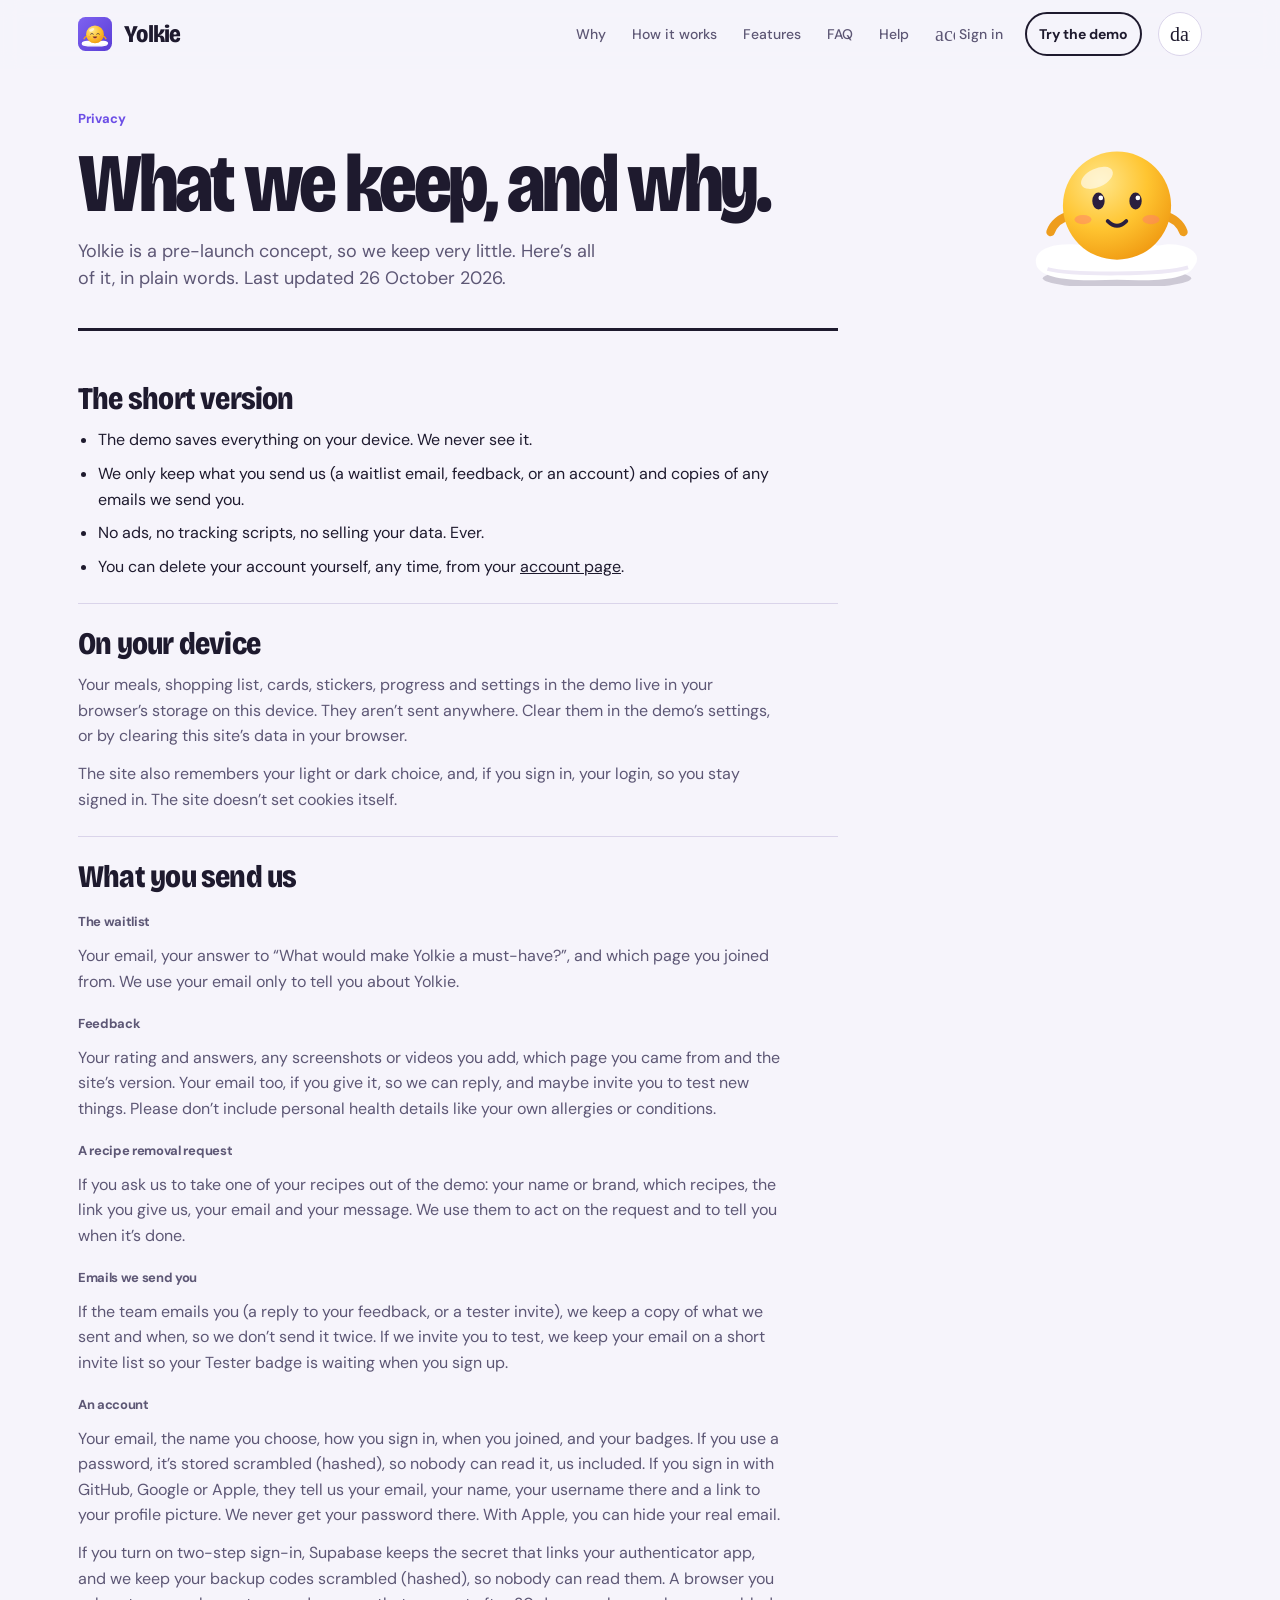
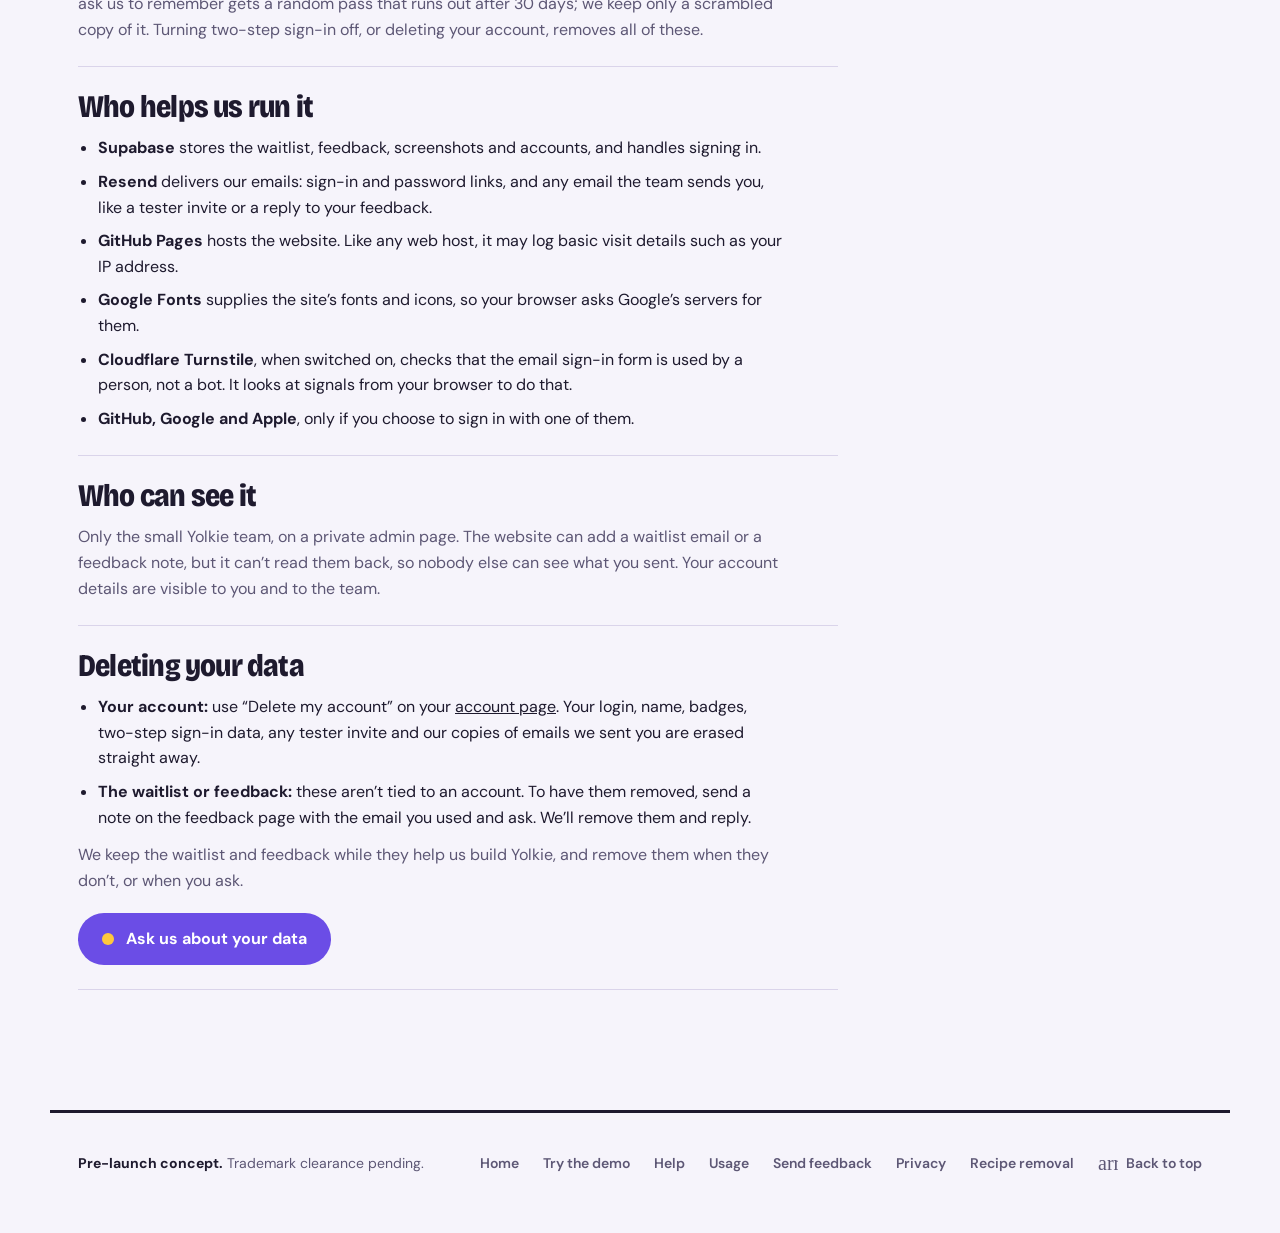
<file: privacy.html>
<!doctype html>
<html lang="en">
<head>
  <meta charset="utf-8">
  <meta http-equiv="Content-Security-Policy" content="default-src 'self'; script-src 'self' 'inline-speculation-rules' https://challenges.cloudflare.com; style-src 'self' 'unsafe-inline' https://fonts.googleapis.com; font-src 'self' https://fonts.gstatic.com; img-src 'self' data: blob: https://teavrtstsnemauatvdfo.supabase.co; media-src 'self' blob: https://teavrtstsnemauatvdfo.supabase.co; connect-src 'self' https://teavrtstsnemauatvdfo.supabase.co; frame-src https://challenges.cloudflare.com; object-src 'none'; base-uri 'self'; form-action 'self'; upgrade-insecure-requests">
  <meta name="referrer" content="strict-origin-when-cross-origin">
  <meta name="viewport" content="width=device-width, initial-scale=1">
  <title>Privacy · Yolkie</title>
  <meta name="description" content="What Yolkie stores about you, where it lives, who helps us run it, and how to delete it.">
  <meta property="og:title" content="Privacy · Yolkie">
  <meta property="og:description" content="What Yolkie stores about you, and how to delete it.">
  <meta property="og:type" content="website">
  <meta property="og:url" content="https://yolkie.isolatedideas.dev/privacy.html">
  <meta property="og:image" content="https://yolkie.isolatedideas.dev/og-image.png">
  <link rel="canonical" href="https://yolkie.isolatedideas.dev/privacy.html">
  <meta name="twitter:card" content="summary_large_image">
  <meta name="theme-color" content="#F6F4FB" media="(prefers-color-scheme: light)">
  <meta name="theme-color" content="#1E1740" media="(prefers-color-scheme: dark)">
  <link rel="icon" href="favicon.ico" sizes="32x32">
  <link rel="icon" href="favicon.svg" type="image/svg+xml">
  <link rel="apple-touch-icon" href="apple-touch-icon.png">
  <link rel="manifest" href="site.webmanifest">
  <link rel="preconnect" href="https://fonts.googleapis.com">
  <link rel="preconnect" href="https://fonts.gstatic.com" crossorigin>
  <link rel="preload" href="assets/fonts/bricolage-latin.woff2" as="font" type="font/woff2" crossorigin>
  <link rel="preload" href="assets/fonts/dmsans-latin.woff2" as="font" type="font/woff2" crossorigin>
  <!-- Icons: only the ones the site uses (icon_names, alphabetical). Add a new icon's name here on every page. -->
  <link rel="stylesheet" href="https://fonts.googleapis.com/css2?family=Material+Symbols+Rounded:opsz,wght,FILL,GRAD@24,400,0,0&icon_names=account_circle,add,add_home,add_photo_alternate,allergies,allergy,anchor,approval,arrow_back,arrow_forward,arrow_upward,auto_awesome,badge,bakery_dining,ballot,battery_1_bar,battery_4_bar,battery_5_bar,battery_full,blender,block,bolt,box,bubble,bug_report,cards,chat,check,check_circle,checkroom,cheer,chevron_left,chevron_right,chips,circle,cleaning_services,close,cloud,code,coffee,content_copy,cookie,countertops,create,dark_mode,dashboard,delete,delete_forever,description,devices,diamond,dinner_dining,directions_walk,diversity_1,done,done_all,download,dry,edit,egg,egg_alt,email,energy,error,expand_more,eyebrow,face,favorite,feedback,fiber_new,floor,gif,group,group_add,health_and_safety,help,home,hourglass_top,house,how_to_vote,image,info,input,join,keep,kettle,key,kitchen,label,light,light_mode,lightbulb,link,lock,logout,lunch_dining,mail,menu_book,message,military_tech,mode,money,note,notes,notifications,nutrition,opacity,owl,password,pending,people,person,person_add,phone,phonelink_lock,pinch,problem,radio,redeem,refresh,remove,remove_circle,replay,reply,restaurant,rotate_left,rotate_right,savings,scene,schedule,science,script,search,send,settings,shades,shield_person,shopping_basket,shopping_cart,signal_cellular_alt,skillet,skip_next,smartphone,source,speed,stack,star,stars,start,step,steps,sticker,storage,style,sunny,swap_horiz,switch,tab,tag,target,timer,tips_and_updates,toast,transform,travel_explore,trophy,try,tune,udon,undo,verified,verified_user,visibility,visibility_off,wash,water,water_drop,waving_hand,width,workspace_premium&display=block">
  <link rel="stylesheet" href="styles.css">
  <script src="theme.js"></script>
  <script type="speculationrules">{"prerender":[{"where":{"href_matches":"/try.html"},"eagerness":"moderate"}],"prefetch":[{"where":{"and":[{"href_matches":"/*.html"},{"not":{"href_matches":"/try.html"}},{"not":{"href_matches":"/admin.html"}},{"not":{"href_matches":"/account.html"}}]},"eagerness":"moderate"}]}</script>
</head>
<body id="top">
  <a class="skip-link" href="#main">Skip to content</a>

  <header class="site-header">
    <div class="site-header__inner">
      <a class="brand" href="./" aria-label="Yolkie, home">
        <span class="brand__mark"><img src="assets/app-icon.svg" alt="" width="34" height="34"></span>
        <span class="brand__name">Yolkie</span>
      </a>
      <nav class="site-nav" aria-label="Site">
        <a href="./#problem">Why</a>
        <a href="./#how">How it works</a>
        <a href="./#features">Features</a>
        <a href="./#faq">FAQ</a>
        <a href="help.html">Help</a>
        <a class="site-nav__account js-account-link" href="account.html"><span class="icon" aria-hidden="true">account_circle</span><span class="js-account-label">Sign in</span></a>
        <a class="site-nav__try" href="try.html">Try the demo</a>
      </nav>
      <button class="theme-toggle" type="button" aria-label="Switch colour theme">
        <span class="icon" aria-hidden="true">dark_mode</span>
      </button>
    </div>
  </header>

  <main id="main">
    <section class="page-hero help-hero">
      <div>
        <p class="eyebrow">Privacy</p>
        <h1>What we keep, and why.</h1>
        <p class="lede">Yolkie is a pre-launch concept, so we keep very little. Here’s all of it, in plain words. Last updated 26 October 2026.</p>
      </div>
      <img class="help-hero__yolk" src="assets/mascots/yolk-default.svg" alt="" width="220" height="220">
    </section>

    <div class="usage">
      <section class="usage-sec" aria-labelledby="short-title">
        <h2 id="short-title">The short version</h2>
        <ul class="usage-list">
          <li>The demo saves everything on your device. We never see it.</li>
          <li>We only keep what you send us (a waitlist email, feedback, or an account) and copies of any emails we send you.</li>
          <li>No ads, no tracking scripts, no selling your data. Ever.</li>
          <li>You can delete your account yourself, any time, from your <a href="account.html">account page</a>.</li>
        </ul>
      </section>

      <section class="usage-sec" aria-labelledby="device-title">
        <h2 id="device-title">On your device</h2>
        <p>Your meals, shopping list, cards, stickers, progress and settings in the demo live in your browser’s storage on this device. They aren’t sent anywhere. Clear them in the demo’s settings, or by clearing this site’s data in your browser.</p>
        <p>The site also remembers your light or dark choice, and, if you sign in, your login, so you stay signed in. The site doesn’t set cookies itself.</p>
      </section>

      <section class="usage-sec" aria-labelledby="send-title">
        <h2 id="send-title">What you send us</h2>
        <h3 class="mini-head">The waitlist</h3>
        <p>Your email, your answer to “What would make Yolkie a must-have?”, and which page you joined from. We use your email only to tell you about Yolkie.</p>
        <h3 class="mini-head">Feedback</h3>
        <p>Your rating and answers, any screenshots or videos you add, which page you came from and the site’s version. Your email too, if you give it, so we can reply, and maybe invite you to test new things. Please don’t include personal health details like your own allergies or conditions.</p>
        <h3 class="mini-head">A recipe removal request</h3>
        <p>If you ask us to take one of your recipes out of the demo: your name or brand, which recipes, the link you give us, your email and your message. We use them to act on the request and to tell you when it’s done.</p>
        <h3 class="mini-head">Emails we send you</h3>
        <p>If the team emails you (a reply to your feedback, or a tester invite), we keep a copy of what we sent and when, so we don’t send it twice. If we invite you to test, we keep your email on a short invite list so your Tester badge is waiting when you sign up.</p>
        <h3 class="mini-head">An account</h3>
        <p>Your email, the name you choose, how you sign in, when you joined, and your badges. If you use a password, it’s stored scrambled (hashed), so nobody can read it, us included. If you sign in with GitHub, Google or Apple, they tell us your email, your name, your username there and a link to your profile picture. We never get your password there. With Apple, you can hide your real email.</p>
        <p>If you turn on two-step sign-in, Supabase keeps the secret that links your authenticator app, and we keep your backup codes scrambled (hashed), so nobody can read them. A browser you ask us to remember gets a random pass that runs out after 30 days; we keep only a scrambled copy of it. Turning two-step sign-in off, or deleting your account, removes all of these.</p>
      </section>

      <section class="usage-sec" aria-labelledby="who-title">
        <h2 id="who-title">Who helps us run it</h2>
        <ul class="usage-list">
          <li><strong>Supabase</strong> stores the waitlist, feedback, screenshots and accounts, and handles signing in.</li>
          <li><strong>Resend</strong> delivers our emails: sign-in and password links, and any email the team sends you, like a tester invite or a reply to your feedback.</li>
          <li><strong>GitHub Pages</strong> hosts the website. Like any web host, it may log basic visit details such as your IP address.</li>
          <li><strong>Google Fonts</strong> supplies the site’s fonts and icons, so your browser asks Google’s servers for them.</li>
          <li><strong>Cloudflare Turnstile</strong>, when switched on, checks that the email sign-in form is used by a person, not a bot. It looks at signals from your browser to do that.</li>
          <li><strong>GitHub, Google and Apple</strong>, only if you choose to sign in with one of them.</li>
        </ul>
      </section>

      <section class="usage-sec" aria-labelledby="who-sees-title">
        <h2 id="who-sees-title">Who can see it</h2>
        <p>Only the small Yolkie team, on a private admin page. The website can add a waitlist email or a feedback note, but it can’t read them back, so nobody else can see what you sent. Your account details are visible to you and to the team.</p>
      </section>

      <section class="usage-sec" id="delete" aria-labelledby="delete-title">
        <h2 id="delete-title">Deleting your data</h2>
        <ul class="usage-list">
          <li><strong>Your account:</strong> use “Delete my account” on your <a href="account.html">account page</a>. Your login, name, badges, two-step sign-in data, any tester invite and our copies of emails we sent you are erased straight away.</li>
          <li><strong>The waitlist or feedback:</strong> these aren’t tied to an account. To have them removed, send a note on the feedback page with the email you used and ask. We’ll remove them and reply.</li>
        </ul>
        <p>We keep the waitlist and feedback while they help us build Yolkie, and remove them when they don’t, or when you ask.</p>
        <div class="actions help-actions">
          <a class="btn btn--primary" href="feedback.html?from=privacy"><span class="btn__dot" aria-hidden="true"></span>Ask us about your data</a>
        </div>
      </section>
    </div>
  </main>

  <footer class="site-footer">
    <p><strong>Pre-launch concept.</strong> Trademark clearance pending.</p>
    <div class="site-footer__links">
      <a href="./">Home</a>
      <a href="try.html">Try the demo</a>
      <a href="help.html">Help</a>
      <a href="usage.html">Usage</a>
      <a href="feedback.html">Send feedback</a>
      <a href="privacy.html" aria-current="page">Privacy</a>
      <a href="request-removal.html">Recipe removal</a>
      <a class="back-to-top" href="#top"><span class="icon" aria-hidden="true">arrow_upward</span>Back to top</a>
    </div>
  </footer>

  <script src="main.js" defer></script>
</body>
</html>
</file>
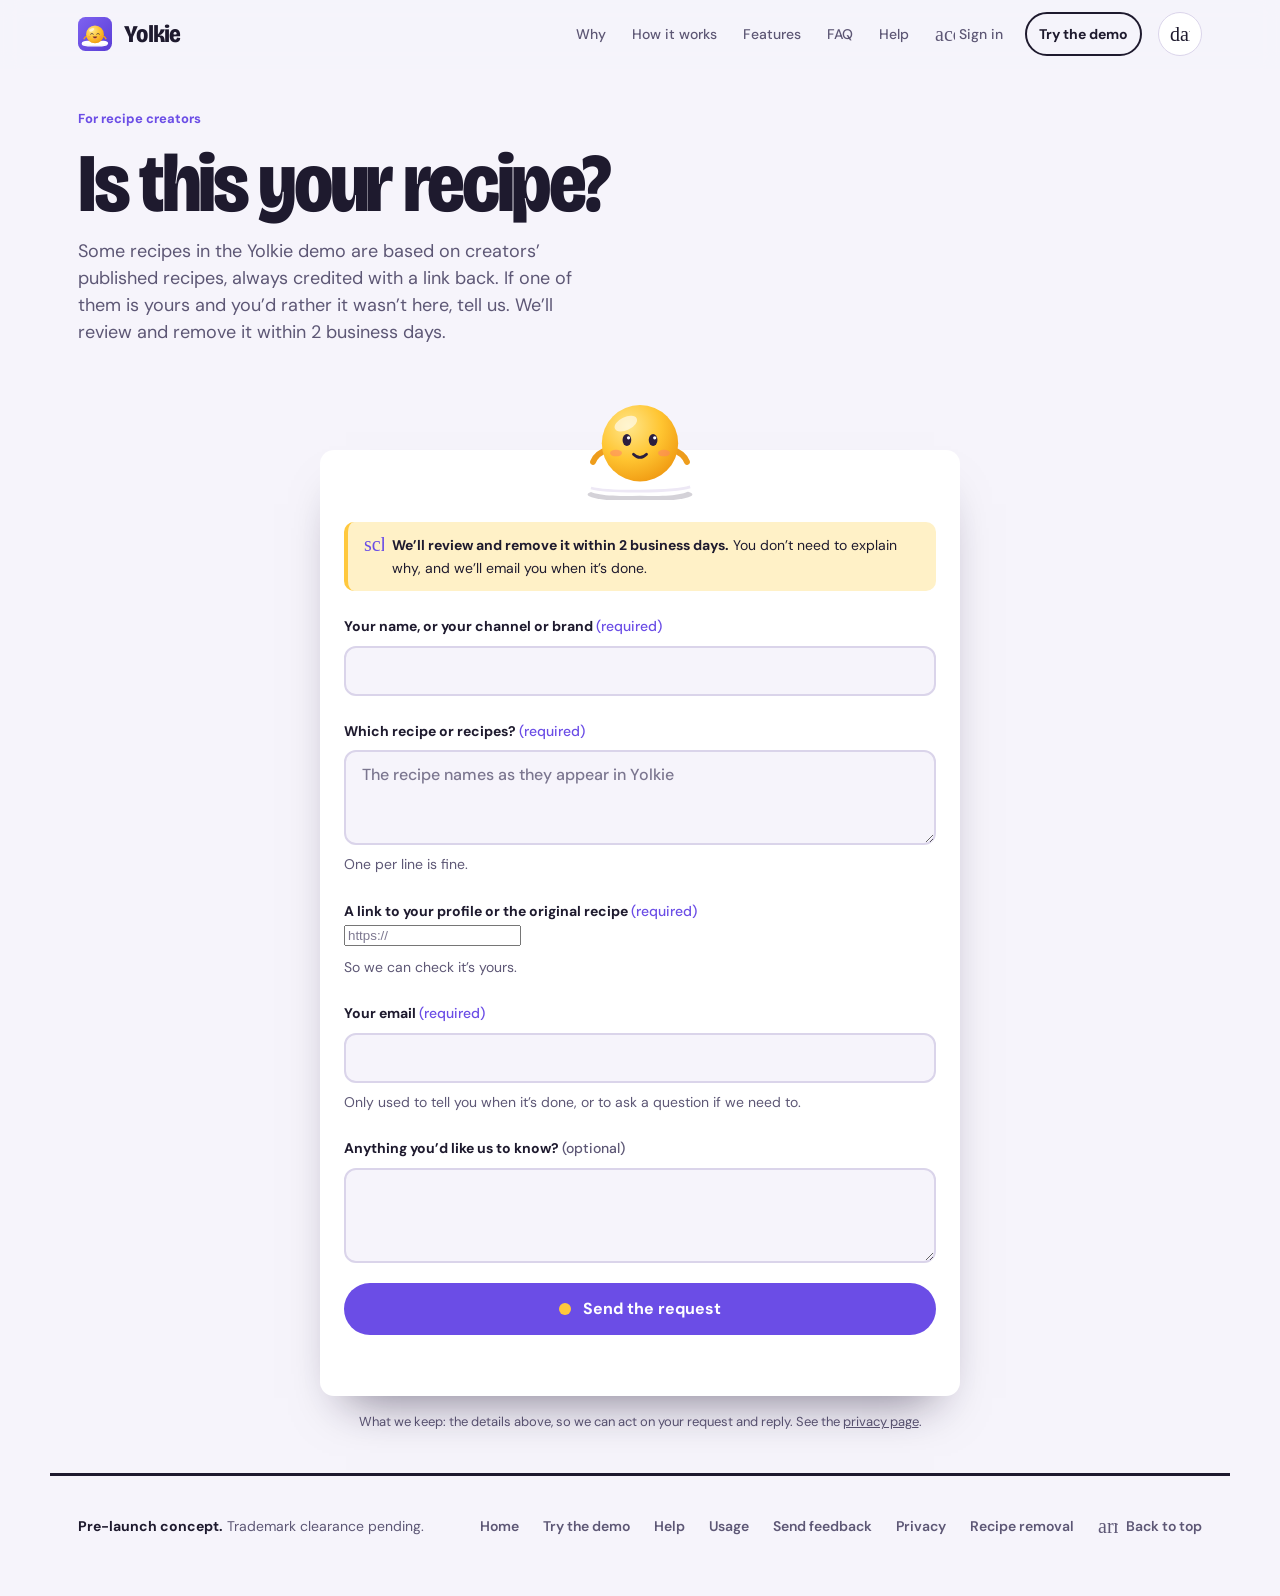
<file: request-removal.html>
<!doctype html>
<html lang="en">
<head>
  <meta charset="utf-8">
  <meta http-equiv="Content-Security-Policy" content="default-src 'self'; script-src 'self' 'inline-speculation-rules' https://challenges.cloudflare.com; style-src 'self' 'unsafe-inline' https://fonts.googleapis.com; font-src 'self' https://fonts.gstatic.com; img-src 'self' data: blob: https://teavrtstsnemauatvdfo.supabase.co; media-src 'self' blob: https://teavrtstsnemauatvdfo.supabase.co; connect-src 'self' https://teavrtstsnemauatvdfo.supabase.co; frame-src https://challenges.cloudflare.com; object-src 'none'; base-uri 'self'; form-action 'self'; upgrade-insecure-requests">
  <meta name="referrer" content="strict-origin-when-cross-origin">
  <meta name="viewport" content="width=device-width, initial-scale=1">
  <title>Recipe removal · Yolkie</title>
  <meta name="description" content="Is one of your recipes in the Yolkie demo? Ask us to take it out, and we'll review and remove it within 2 business days.">
  <meta property="og:title" content="Recipe removal · Yolkie">
  <meta property="og:description" content="Ask us to take your recipe out of the Yolkie demo.">
  <meta property="og:type" content="website">
  <meta property="og:url" content="https://yolkie.isolatedideas.dev/request-removal.html">
  <meta property="og:image" content="https://yolkie.isolatedideas.dev/og-image.png">
  <link rel="canonical" href="https://yolkie.isolatedideas.dev/request-removal.html">
  <meta name="twitter:card" content="summary_large_image">
  <meta name="theme-color" content="#F6F4FB" media="(prefers-color-scheme: light)">
  <meta name="theme-color" content="#1E1740" media="(prefers-color-scheme: dark)">
  <link rel="icon" href="favicon.ico" sizes="32x32">
  <link rel="icon" href="favicon.svg" type="image/svg+xml">
  <link rel="apple-touch-icon" href="apple-touch-icon.png">
  <link rel="manifest" href="site.webmanifest">
  <link rel="preconnect" href="https://fonts.googleapis.com">
  <link rel="preconnect" href="https://fonts.gstatic.com" crossorigin>
  <link rel="preload" href="assets/fonts/bricolage-latin.woff2" as="font" type="font/woff2" crossorigin>
  <link rel="preload" href="assets/fonts/dmsans-latin.woff2" as="font" type="font/woff2" crossorigin>
  <!-- Icons: only the ones the site uses (icon_names, alphabetical). Add a new icon's name here on every page. -->
  <link rel="stylesheet" href="https://fonts.googleapis.com/css2?family=Material+Symbols+Rounded:opsz,wght,FILL,GRAD@24,400,0,0&icon_names=account_circle,add,add_home,add_photo_alternate,allergies,allergy,anchor,approval,arrow_back,arrow_forward,arrow_upward,auto_awesome,badge,bakery_dining,ballot,battery_1_bar,battery_4_bar,battery_5_bar,battery_full,blender,block,bolt,box,bubble,bug_report,cards,chat,check,check_circle,checkroom,cheer,chevron_left,chevron_right,chips,circle,cleaning_services,close,cloud,code,coffee,content_copy,cookie,countertops,create,dark_mode,dashboard,delete,delete_forever,description,devices,diamond,dinner_dining,directions_walk,diversity_1,done,done_all,download,dry,edit,egg,egg_alt,email,energy,error,expand_more,eyebrow,face,favorite,feedback,fiber_new,floor,gif,group,group_add,health_and_safety,help,home,hourglass_top,house,how_to_vote,image,info,input,join,keep,kettle,key,kitchen,label,light,light_mode,lightbulb,link,lock,logout,lunch_dining,mail,menu_book,message,military_tech,mode,money,note,notes,notifications,nutrition,opacity,owl,password,pending,people,person,person_add,phone,phonelink_lock,pinch,problem,radio,redeem,refresh,remove,remove_circle,replay,reply,restaurant,rotate_left,rotate_right,savings,scene,schedule,science,script,search,send,settings,shades,shield_person,shopping_basket,shopping_cart,signal_cellular_alt,skillet,skip_next,smartphone,source,speed,stack,star,stars,start,step,steps,sticker,storage,style,sunny,swap_horiz,switch,tab,tag,target,timer,tips_and_updates,toast,transform,travel_explore,trophy,try,tune,udon,undo,verified,verified_user,visibility,visibility_off,wash,water,water_drop,waving_hand,width,workspace_premium&display=block">
  <link rel="stylesheet" href="styles.css">
  <script src="theme.js"></script>
  <script type="speculationrules">{"prerender":[{"where":{"href_matches":"/try.html"},"eagerness":"moderate"}],"prefetch":[{"where":{"and":[{"href_matches":"/*.html"},{"not":{"href_matches":"/try.html"}},{"not":{"href_matches":"/admin.html"}},{"not":{"href_matches":"/account.html"}}]},"eagerness":"moderate"}]}</script>
</head>
<body id="top">
  <a class="skip-link" href="#main">Skip to content</a>

  <header class="site-header">
    <div class="site-header__inner">
      <a class="brand" href="./" aria-label="Yolkie, home">
        <span class="brand__mark"><img src="assets/app-icon.svg" alt="" width="34" height="34"></span>
        <span class="brand__name">Yolkie</span>
      </a>
      <nav class="site-nav" aria-label="Site">
        <a href="./#problem">Why</a>
        <a href="./#how">How it works</a>
        <a href="./#features">Features</a>
        <a href="./#faq">FAQ</a>
        <a href="help.html">Help</a>
        <a class="site-nav__account js-account-link" href="account.html"><span class="icon" aria-hidden="true">account_circle</span><span class="js-account-label">Sign in</span></a>
        <a class="site-nav__try" href="try.html">Try the demo</a>
      </nav>
      <button class="theme-toggle" type="button" aria-label="Switch colour theme">
        <span class="icon" aria-hidden="true">dark_mode</span>
      </button>
    </div>
  </header>

  <main id="main">
    <section class="page-hero help-hero">
      <div>
        <p class="eyebrow">For recipe creators</p>
        <h1>Is this your recipe?</h1>
        <p class="lede">Some recipes in the Yolkie demo are based on creators’ published recipes, always credited with a link back. If one of them is yours and you’d rather it wasn’t here, tell us. We’ll review and remove it within 2 business days.</p>
      </div>
    </section>

    <div class="fb-wrap">
      <form class="signup fb js-rr" novalidate>
        <div class="signup__yolk" aria-hidden="true"><img class="js-rr-yolk" src="assets/mascots/yolk-default.svg" alt="" width="220" height="220"></div>
        <div class="js-rr-fields">
          <p class="fb-note"><span class="icon" aria-hidden="true">schedule</span><span><strong>We’ll review and remove it within 2 business days.</strong> You don’t need to explain why, and we’ll email you when it’s done.</span></p>

          <div class="field">
            <label for="rr-creator">Your name, or your channel or brand <span class="field__req">(required)</span></label>
            <input id="rr-creator" type="text" name="creator" autocomplete="name" maxlength="120" aria-describedby="rr-creator-err">
            <p class="field__err" id="rr-creator-err" data-err="creator" hidden></p>
          </div>

          <div class="field">
            <label for="rr-recipes">Which recipe or recipes? <span class="field__req">(required)</span></label>
            <textarea id="rr-recipes" name="recipes" rows="3" maxlength="1000" placeholder="The recipe names as they appear in Yolkie" aria-describedby="rr-recipes-note rr-recipes-err"></textarea>
            <p class="field__note js-rr-recipes-note" id="rr-recipes-note">One per line is fine.</p>
            <p class="field__err" id="rr-recipes-err" data-err="recipes" hidden></p>
          </div>

          <div class="field">
            <label for="rr-link">A link to your profile or the original recipe <span class="field__req">(required)</span></label>
            <input id="rr-link" type="url" name="link" inputmode="url" maxlength="500" placeholder="https://" aria-describedby="rr-link-note rr-link-err">
            <p class="field__note" id="rr-link-note">So we can check it’s yours.</p>
            <p class="field__err" id="rr-link-err" data-err="link" hidden></p>
          </div>

          <div class="field">
            <label for="rr-email">Your email <span class="field__req">(required)</span></label>
            <input id="rr-email" type="email" name="email" autocomplete="email" inputmode="email" maxlength="254" aria-describedby="rr-email-note rr-email-err">
            <p class="field__note" id="rr-email-note">Only used to tell you when it’s done, or to ask a question if we need to.</p>
            <p class="field__err" id="rr-email-err" data-err="email" hidden></p>
          </div>

          <div class="field">
            <label for="rr-message">Anything you’d like us to know? <span class="field__opt">(optional)</span></label>
            <textarea id="rr-message" name="message" rows="3" maxlength="2000" aria-describedby="rr-message-err"></textarea>
            <p class="field__err" id="rr-message-err" data-err="message" hidden></p>
          </div>

          <!-- Spam trap: people never see or fill this; bots often do. -->
          <div class="signup__trap" aria-hidden="true"><label>Company <input type="text" name="company" tabindex="-1" autocomplete="off"></label></div>
          <button type="submit" class="btn btn--primary signup__submit"><span class="btn__dot" aria-hidden="true"></span>Send the request</button>
          <p class="signup__status js-rr-status" role="status"></p>
          <button type="button" class="btn btn--secondary btn--small signup__retry js-rr-retry" hidden><span class="icon" aria-hidden="true">refresh</span>Try again</button>
        </div>
        <div class="signup__done js-rr-done" hidden>
          <h2 class="signup__title js-rr-done-title" tabindex="-1">Got it.</h2>
          <p>Thanks for telling us. We’ll review it and remove the recipe within 2 business days, and email you when it’s done. Sorry for the bother.</p>
          <a class="btn btn--secondary" href="./">Back to Yolkie</a>
        </div>
      </form>
      <p class="fine rr-fine">What we keep: the details above, so we can act on your request and reply. See the <a href="privacy.html">privacy page</a>.</p>
    </div>
  </main>

  <footer class="site-footer">
    <p><strong>Pre-launch concept.</strong> Trademark clearance pending.</p>
    <div class="site-footer__links">
      <a href="./">Home</a>
      <a href="try.html">Try the demo</a>
      <a href="help.html">Help</a>
      <a href="usage.html">Usage</a>
      <a href="feedback.html">Send feedback</a>
      <a href="privacy.html">Privacy</a>
      <a href="request-removal.html" aria-current="page">Recipe removal</a>
      <a class="back-to-top" href="#top"><span class="icon" aria-hidden="true">arrow_upward</span>Back to top</a>
    </div>
  </footer>

  <script src="recipes-sourced.js" defer></script>
  <script src="main.js" defer></script>
  <script src="demo.js" defer></script>
</body>
</html>
</file>
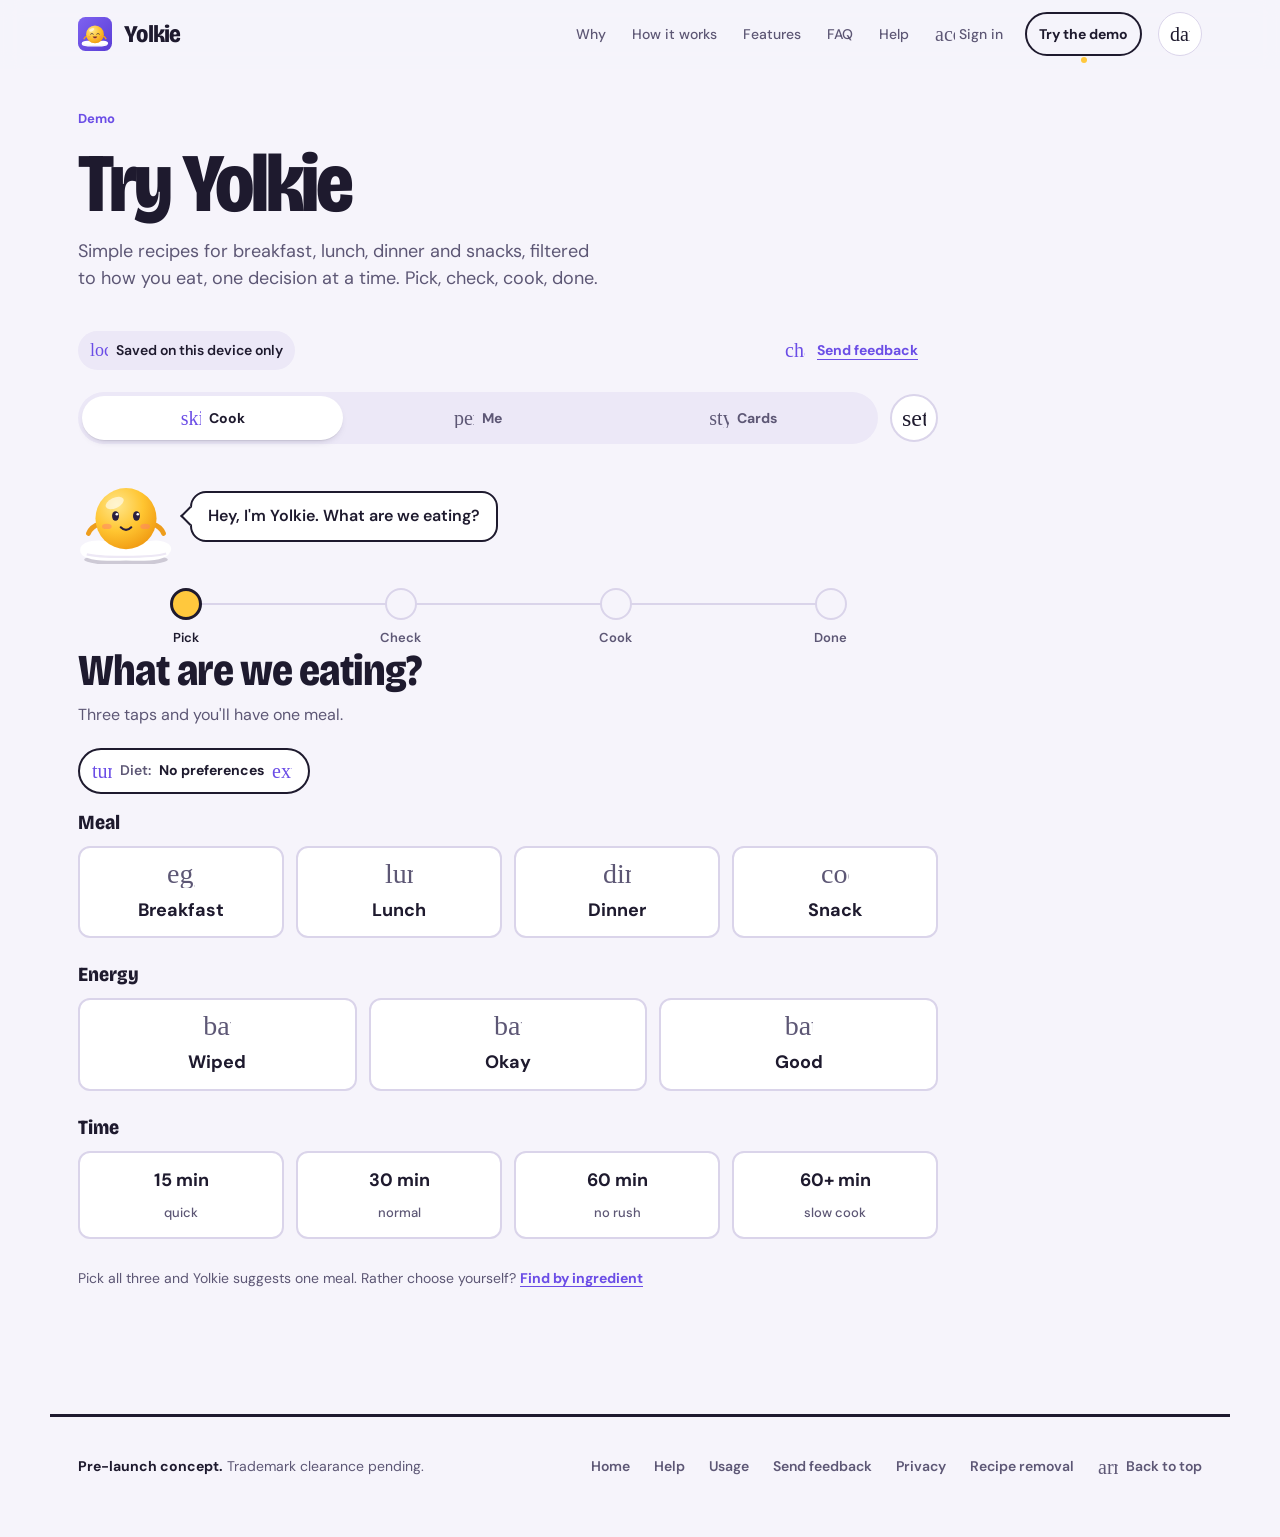
<file: try.html>
<!doctype html>
<html lang="en">
<head>
  <meta charset="utf-8">
  <meta http-equiv="Content-Security-Policy" content="default-src 'self'; script-src 'self' 'inline-speculation-rules' https://challenges.cloudflare.com; style-src 'self' 'unsafe-inline' https://fonts.googleapis.com; font-src 'self' https://fonts.gstatic.com; img-src 'self' data: blob: https://teavrtstsnemauatvdfo.supabase.co; media-src 'self' blob: https://teavrtstsnemauatvdfo.supabase.co; connect-src 'self' https://teavrtstsnemauatvdfo.supabase.co; frame-src https://challenges.cloudflare.com; object-src 'none'; base-uri 'self'; form-action 'self'; upgrade-insecure-requests">
  <meta name="referrer" content="strict-origin-when-cross-origin">
  <meta name="viewport" content="width=device-width, initial-scale=1">
  <title>Try the demo · Yolkie</title>
  <meta name="description" content="Try the Yolkie demo: say who's eating and what you already have, get one meal for your energy and time, cook it step by step, and collect recipe cards, fridge stickers and friends as you go. Runs entirely in your browser.">
  <meta property="og:title" content="Try the demo · Yolkie">
  <meta property="og:description" content="Breakfast, lunch, dinner or a snack: pick your energy and time, get one meal, and cook it step by step. Runs entirely in your browser.">
  <meta property="og:type" content="website">
  <meta property="og:url" content="https://yolkie.isolatedideas.dev/try.html">
  <meta property="og:image" content="https://yolkie.isolatedideas.dev/og-image.png">
  <link rel="canonical" href="https://yolkie.isolatedideas.dev/try.html">
  <meta name="twitter:card" content="summary_large_image">
  <meta name="theme-color" content="#F6F4FB" media="(prefers-color-scheme: light)">
  <meta name="theme-color" content="#1E1740" media="(prefers-color-scheme: dark)">
  <link rel="icon" href="favicon.ico" sizes="32x32">
  <link rel="icon" href="favicon.svg" type="image/svg+xml">
  <link rel="apple-touch-icon" href="apple-touch-icon.png">
  <link rel="manifest" href="site.webmanifest">
  <link rel="preconnect" href="https://fonts.googleapis.com">
  <link rel="preconnect" href="https://fonts.gstatic.com" crossorigin>
  <link rel="preload" href="assets/fonts/bricolage-latin.woff2" as="font" type="font/woff2" crossorigin>
  <link rel="preload" href="assets/fonts/dmsans-latin.woff2" as="font" type="font/woff2" crossorigin>
  <!-- Icons: only the ones the site uses (icon_names, alphabetical). Add a new icon's name here on every page. -->
  <link rel="stylesheet" href="https://fonts.googleapis.com/css2?family=Material+Symbols+Rounded:opsz,wght,FILL,GRAD@24,400,0,0&icon_names=account_circle,add,add_home,add_photo_alternate,allergies,allergy,anchor,approval,arrow_back,arrow_forward,arrow_upward,auto_awesome,badge,bakery_dining,ballot,battery_1_bar,battery_4_bar,battery_5_bar,battery_full,blender,block,bolt,box,bubble,bug_report,cards,chat,check,check_circle,checkroom,cheer,chevron_left,chevron_right,chips,circle,cleaning_services,close,cloud,code,coffee,content_copy,cookie,countertops,create,dark_mode,dashboard,delete,delete_forever,description,devices,diamond,dinner_dining,directions_walk,diversity_1,done,done_all,download,dry,edit,egg,egg_alt,email,energy,error,expand_more,eyebrow,face,favorite,feedback,fiber_new,floor,gif,group,group_add,health_and_safety,help,home,hourglass_top,house,how_to_vote,image,info,input,join,keep,kettle,key,kitchen,label,light,light_mode,lightbulb,link,lock,logout,lunch_dining,mail,menu_book,message,military_tech,mode,money,note,notes,notifications,nutrition,opacity,owl,password,pending,people,person,person_add,phone,phonelink_lock,pinch,problem,radio,redeem,refresh,remove,remove_circle,replay,reply,restaurant,rotate_left,rotate_right,savings,scene,schedule,science,script,search,send,settings,shades,shield_person,shopping_basket,shopping_cart,signal_cellular_alt,skillet,skip_next,smartphone,source,speed,stack,star,stars,start,step,steps,sticker,storage,style,sunny,swap_horiz,switch,tab,tag,target,timer,tips_and_updates,toast,transform,travel_explore,trophy,try,tune,udon,undo,verified,verified_user,visibility,visibility_off,wash,water,water_drop,waving_hand,width,workspace_premium&display=block">
  <link rel="stylesheet" href="styles.css">
  <script src="theme.js"></script>
  <script type="speculationrules">{"prefetch":[{"where":{"and":[{"href_matches":"/*.html"},{"not":{"href_matches":"/try.html"}},{"not":{"href_matches":"/admin.html"}},{"not":{"href_matches":"/account.html"}}]},"eagerness":"moderate"}]}</script>
</head>
<body id="top">
  <a class="skip-link" href="#main">Skip to content</a>

  <header class="site-header">
    <div class="site-header__inner">
      <a class="brand" href="./" aria-label="Yolkie, home">
        <span class="brand__mark"><img src="assets/app-icon.svg" alt="" width="34" height="34"></span>
        <span class="brand__name">Yolkie</span>
      </a>
      <nav class="site-nav" aria-label="Site">
        <a href="./#problem">Why</a>
        <a href="./#how">How it works</a>
        <a href="./#features">Features</a>
        <a href="./#faq">FAQ</a>
        <a href="help.html">Help</a>
        <a class="site-nav__account js-account-link" href="account.html"><span class="icon" aria-hidden="true">account_circle</span><span class="js-account-label">Sign in</span></a>
        <a class="site-nav__try" href="try.html" aria-current="page">Try the demo</a>
      </nav>
      <button class="theme-toggle" type="button" aria-label="Switch colour theme">
        <span class="icon" aria-hidden="true">dark_mode</span>
      </button>
    </div>
  </header>

  <main id="main">
    <section class="page-hero">
      <p class="eyebrow">Demo</p>
      <h1>Try Yolkie</h1>
      <p class="lede">Simple recipes for breakfast, lunch, dinner and snacks, filtered to how you eat, one decision at a time. Pick, check, cook, done.</p>
    </section>

    <section class="demo" id="demo" aria-label="Yolkie demo">
      <div class="demo-meta">
        <p class="demo-badge"><span class="icon" aria-hidden="true">lock</span>Saved on this device only</p>
        <a class="btn btn--ghost btn--small" href="feedback.html?from=try"><span class="icon" aria-hidden="true">chat</span><span><span class="demo-meta__long">Send f</span><span class="demo-meta__short">F</span>eedback</span></a>
      </div>
      <noscript><p class="panel">The demo needs JavaScript. The <a href="./#how">landing page</a> explains how Yolkie works.</p></noscript>
      <div class="sample-banner js-sample-banner" role="status" hidden>
        <span class="icon" aria-hidden="true">science</span>
        <p><strong>Sample data.</strong> You're looking at a made-up week. Anything you cook now goes into the sample, not your real stats.</p>
        <button type="button" class="btn btn--secondary btn--small js-clear-sample">Clear sample data</button>
      </div>

      <div class="demo-bar">
        <div class="demo-tabs" role="tablist" aria-label="Demo sections">
          <button type="button" role="tab" id="tab-cook" data-tab="cook" aria-controls="panel-cook" aria-selected="true"><span class="icon" aria-hidden="true">skillet</span>Cook</button>
          <button type="button" role="tab" id="tab-me" data-tab="me" aria-controls="panel-me" aria-selected="false" tabindex="-1"><span class="icon" aria-hidden="true">person</span>Me</button>
          <button type="button" role="tab" id="tab-collection" data-tab="collection" aria-controls="panel-collection" aria-selected="false" tabindex="-1"><span class="icon" aria-hidden="true">style</span>Cards</button>
        </div>
        <button type="button" class="icon-btn js-open-prefs" aria-label="Preferences"><span class="icon" aria-hidden="true">settings</span></button>
      </div>

      <div class="yolk-bar">
        <span class="yolk-wear js-yolk-wear"><img class="yolk-face" src="assets/mascots/yolk-default.svg" alt="" width="220" height="220"><svg class="yolk-acc" viewBox="-110 -200 220 220" aria-hidden="true" focusable="false"></svg></span>
        <p class="yolk-says" aria-live="polite">Hey, I'm Yolkie. What are we eating?</p>
      </div>

      <div role="tabpanel" id="panel-cook" data-panel="cook" aria-labelledby="tab-cook">
      <ol class="demo-track" aria-label="Progress">
        <li data-track="pick" aria-current="step">Pick</li>
        <li data-track="check">Check</li>
        <li data-track="cook">Cook</li>
        <li data-track="done">Done</li>
      </ol>

      <!-- 1. Pick -->
      <div class="stage" data-stage="pick" id="quick-start">
        <h2 class="stage__title" tabindex="-1">What are we eating?</h2>
        <p class="stage__sub">Three taps and you'll have one meal.</p>
        <div class="js-diet-bar" id="diets">
          <div class="pick-top">
            <button type="button" class="diet-chip js-diet-chip" aria-haspopup="dialog"><span class="icon" aria-hidden="true">tune</span><span class="diet-chip__label">Diet:</span><span class="diet-chip__text js-diet-summary">No preferences</span><span class="icon" aria-hidden="true">expand_more</span></button>
          </div>
          <p class="diet-temp js-diet-temp"></p>
          <div class="js-diet-ask"></div>
        </div>
        <div class="js-remember"></div>
        <fieldset class="choice-group">
          <legend>Meal<span class="choice-group__picked js-picked" aria-hidden="true"></span></legend>
          <div class="choices choices--4 choices--meal">
            <label class="choice"><input type="radio" name="meal" value="breakfast"><span class="choice__face"><span class="icon" aria-hidden="true">egg_alt</span>Breakfast</span></label>
            <label class="choice"><input type="radio" name="meal" value="lunch"><span class="choice__face"><span class="icon" aria-hidden="true">lunch_dining</span>Lunch</span></label>
            <label class="choice"><input type="radio" name="meal" value="dinner"><span class="choice__face"><span class="icon" aria-hidden="true">dinner_dining</span>Dinner</span></label>
            <label class="choice"><input type="radio" name="meal" value="snack"><span class="choice__face"><span class="icon" aria-hidden="true">cookie</span>Snack</span></label>
          </div>
        </fieldset>
        <fieldset class="choice-group">
          <legend>Energy<span class="choice-group__picked js-picked" aria-hidden="true"></span></legend>
          <div class="choices">
            <label class="choice"><input type="radio" name="energy" value="1"><span class="choice__face"><span class="icon" aria-hidden="true">battery_1_bar</span>Wiped</span></label>
            <label class="choice"><input type="radio" name="energy" value="2"><span class="choice__face"><span class="icon" aria-hidden="true">battery_4_bar</span>Okay</span></label>
            <label class="choice"><input type="radio" name="energy" value="3"><span class="choice__face"><span class="icon" aria-hidden="true">battery_full</span>Good</span></label>
          </div>
        </fieldset>
        <fieldset class="choice-group">
          <legend>Time<span class="choice-group__picked js-picked" aria-hidden="true"></span></legend>
          <div class="choices choices--4">
            <label class="choice"><input type="radio" name="time" value="15"><span class="choice__face">15 min<small>quick</small></span></label>
            <label class="choice"><input type="radio" name="time" value="30"><span class="choice__face">30 min<small>normal</small></span></label>
            <label class="choice"><input type="radio" name="time" value="60"><span class="choice__face">60 min<small>no rush</small></span></label>
            <label class="choice"><input type="radio" name="time" value="999"><span class="choice__face">60+ min<small>slow cook</small></span></label>
          </div>
        </fieldset>

        <div class="pick-extras js-pick-extras" id="who-eating"></div>
        <p class="choice-hint js-pick-hint">Pick all three and Yolkie suggests one meal. Rather choose yourself? <button type="button" id="finder" class="link-btn js-open-finder" aria-haspopup="dialog">Find by ingredient</button></p>
        <div class="js-meal-slot"></div>
      </div>

      <!-- 2. Check: servings, have/need, spice rack, shopping list -->
      <div class="stage" data-stage="check" hidden>
        <h2 class="stage__title" tabindex="-1">Got everything?</h2>
        <p class="stage__sub js-check-meal"></p>

        <div class="panel">
          <div class="servings">
            <span class="servings__label" id="servings-label">Cooking for</span>
            <div class="stepper" role="group" aria-labelledby="servings-label">
              <button type="button" class="js-serv-minus" aria-label="Fewer servings"><span class="icon" aria-hidden="true">remove</span></button>
              <output class="js-serv-count" aria-live="polite">2</output>
              <button type="button" class="js-serv-plus" aria-label="More servings"><span class="icon" aria-hidden="true">add</span></button>
            </div>
          </div>
          <div class="check-top">
            <span class="fine js-check-count"></span>
            <button type="button" class="btn btn--secondary btn--small js-have-all"><span class="icon" aria-hidden="true">done_all</span>I've got all of it</button>
          </div>
          <ul class="checklist js-checklist"></ul>
          <div class="check-tools">
            <span></span>
            <button type="button" class="btn btn--ghost btn--small nutri js-nutri-open" aria-haspopup="dialog">Nutrition</button>
          </div>
        </div>

        <div class="panel">
          <h3>Spice rack</h3>
          <p class="fine">Tap any you're out of. Most have an easy swap.</p>
          <div class="spice-rack js-spice-rack" role="group" aria-label="Spices. Press the ones you are out of."></div>
          <ul class="swap-list js-swaps"></ul>
        </div>

        <div class="panel" id="shopping">
          <h3>Shopping list</h3>
          <p class="fine">Grouped by store section. Just the general section, not real store or aisle data.</p>
          <div class="shop-list js-shop-list" aria-live="polite"></div>
          <div class="check-tools">
            <span></span>
            <button type="button" class="btn btn--ghost btn--small js-copy-list" hidden>Copy list</button>
          </div>
        </div>

        <div class="stage-actions">
          <button type="button" class="btn btn--secondary js-go" data-go="pick">Back</button>
          <button type="button" class="btn btn--primary js-start-cook"><span class="btn__dot" aria-hidden="true"></span>Start cooking</button>
        </div>
      </div>

      <!-- 3. Cook -->
      <div class="stage" data-stage="cook" id="cook" hidden>
        <div class="cook-head">
          <h2 class="stage__title js-cook-title" tabindex="-1">Cook mode</h2>
          <div class="js-cook-src"></div>
          <label class="switch"><input type="checkbox" class="js-demo-speed"><span class="switch__track" aria-hidden="true"></span>Demo speed (10×)</label>
        </div>
        <div class="cook-track js-cook-track">
          <div class="cook-track__rail" aria-hidden="true"><span class="cook-track__yolk js-cook-yolk"><img src="assets/mascots/yolk-default.svg" alt="" width="36" height="36"></span></div>
          <span class="cook-track__line" aria-hidden="true"><span class="js-cook-fill"></span></span>
          <ol aria-label="Cooking stages">
            <li data-cstage="0"><span class="cook-track__dot"><span class="icon" aria-hidden="true">check</span></span>Prep</li>
            <li data-cstage="1"><span class="cook-track__dot"><span class="icon" aria-hidden="true">check</span></span>Cook</li>
            <li data-cstage="2"><span class="cook-track__dot"><span class="icon" aria-hidden="true">check</span></span>Finish</li>
            <li data-cstage="3"><span class="cook-track__dot"><span class="icon" aria-hidden="true">check</span></span>Plate</li>
          </ol>
        </div>
        <p class="cook-eta"><span class="icon" aria-hidden="true">schedule</span><strong class="js-cook-eta">Working it out…</strong><span class="js-cook-left"></span></p>
        <div class="timers js-timers" role="group" aria-label="Running timers"></div>
        <div class="now-card js-now"></div>
        <p class="up-next js-up-next"></p>
        <p class="sr-only js-timer-announce" aria-live="assertive"></p>
        <p class="sr-only js-step-announce" aria-live="polite"></p>
        <div class="cook-foot">
          <button type="button" class="btn btn--ghost btn--small js-quit-cook">Stop cooking</button>
          <span class="fine">Timers keep running while you scroll.</span>
        </div>
      </div>

      <!-- 4. Done -->
      <div class="stage" data-stage="done" hidden>
        <div class="done-card">
          <div class="confetti js-confetti" aria-hidden="true"></div>
          <h2 class="stage__title js-done-title" tabindex="-1">Done.</h2>
          <p class="done-card__meal js-done-meal"></p>
          <p class="goal-hit js-goal-hit" hidden><span class="icon" aria-hidden="true">trophy</span>Weekly goal hit</p>
        </div>
        <div class="panel done-panel done-headline js-gains"></div>
        <div class="panel card-drop js-card-drop" hidden></div>
        <p class="extras-nudge js-extras-nudge" hidden><span class="icon" aria-hidden="true">countertops</span><span><strong>New in Extras:</strong> Yolkie’s Kitchen.</span><button type="button" class="link-btn" data-hub="kitchen">Take a look</button></p>
        <details class="done-more js-done-more">
          <summary><span class="icon" aria-hidden="true">expand_more</span><span class="js-done-more-label">See everything you earned</span></summary>
          <div class="done-more__body">
            <dl class="done-stats js-done-stats"></dl>
            <p class="fine nutri done-note">Calories and protein are rough estimates per serving.</p>
            <div class="panel done-panel js-gains-more"></div>
            <div class="panel js-rate"></div>
            <div class="panel js-who"></div>
            <p><button type="button" class="btn btn--secondary btn--small js-see-me"><span class="icon" aria-hidden="true">person</span>See my progress</button></p>
          </div>
        </details>
        <!-- The waitlist, right where the demo pays off. Hidden once this browser has joined. -->
        <form class="panel signup signup--short js-signup" data-source="demo" novalidate aria-labelledby="done-signup-title">
          <div class="signup__fields">
            <h3 class="signup__title" id="done-signup-title">Want this every day?</h3>
            <p class="signup__lede">Yolkie is still being built. Leave your email and we'll tell you when there's something to tap.</p>
            <div class="field">
              <label for="done-email">Your email</label>
              <div class="signup__row">
                <input id="done-email" type="email" name="email" autocomplete="email" inputmode="email" required maxlength="254" aria-describedby="done-email-note done-signup-status">
                <button type="submit" class="btn btn--primary signup__submit"><span class="btn__dot" aria-hidden="true"></span>Save me a seat</button>
              </div>
              <p class="field__note" id="done-email-note">We'll only use your email for Yolkie updates.</p>
            </div>
            <!-- Spam trap: people never see or fill this; bots often do. -->
            <div class="signup__trap" aria-hidden="true"><label>Company <input type="text" name="company" tabindex="-1" autocomplete="off"></label></div>
            <p class="signup__status js-signup-status" id="done-signup-status" role="status"></p>
            <button type="button" class="btn btn--secondary btn--small signup__retry js-signup-retry" hidden><span class="icon" aria-hidden="true">refresh</span>Try again</button>
          </div>
          <div class="signup__done js-signup-done" hidden>
            <h3 class="signup__title js-signup-done-title" tabindex="-1">You're on the list</h3>
            <p class="js-signup-done-text">We'll email you when Yolkie has something to tap. Keep cooking in the meantime.</p>
          </div>
        </form>
        <div class="stage-actions">
          <button type="button" class="btn btn--secondary js-again">Pick another meal</button>
        </div>
      </div>

      <!-- Yolkie's picks: the house vote (a side trip from Pick) -->
      <div class="stage" data-stage="vote" hidden>
        <h2 class="stage__title" tabindex="-1">Yolkie's picks</h2>
        <p class="vote-label"><span class="icon" aria-hidden="true">smartphone</span><span><strong>Single-device demo.</strong> Pass this phone around and vote one at a time. In the app, everyone would vote from their own phone.</span></p>
        <div class="js-vote"></div>
      </div>
      </div>

      <div role="tabpanel" id="panel-me" data-panel="me" aria-labelledby="tab-me" hidden>
        <div class="js-water water-slot" data-where="me" id="water" hidden></div>
        <div class="tab-stack js-me" id="progress"></div>
        <div class="tab-stack js-kitchen" id="kitchen" hidden>
          <p class="back-row"><button type="button" class="link-btn js-open-extras"><span class="icon" aria-hidden="true">arrow_back</span>Extras</button></p>
          <div class="tab-head"><h2 class="stage__title" tabindex="-1">Yolkie's Kitchen</h2>
            <p class="stage__sub">Tap the floor to walk Yolkie around. Tap anyone to say hi. Everyone else lives their own life in here, and friends you’ve met drop by.</p></div>
          <div class="kitchen-stage">
            <svg id="k-scene" class="kitchen-scene" viewBox="92 18 616 526" role="img" aria-label="An isometric kitchen where Yolkie and the house cook, eat and hang out">
              <defs>
                <linearGradient id="k-skyDay" x1="0" y1="0" x2="0" y2="1"><stop offset="0" stop-color="#8FCBFF"/><stop offset="1" stop-color="#E6F5FF"/></linearGradient>
                <linearGradient id="k-skyNight" x1="0" y1="0" x2="0" y2="1"><stop offset="0" stop-color="#151C45"/><stop offset="1" stop-color="#3B3F7E"/></linearGradient>
                <radialGradient id="k-glow"><stop offset="0" stop-color="#FFE7A3" stop-opacity=".9"/><stop offset="1" stop-color="#FFE7A3" stop-opacity="0"/></radialGradient>
                <radialGradient id="k-cone" cx="50%" cy="0%" r="100%"><stop offset="0" stop-color="#FFE7A3" stop-opacity=".55"/><stop offset="1" stop-color="#FFE7A3" stop-opacity="0"/></radialGradient>
              </defs>
              <g id="k-walls"></g><g id="k-floor"></g><g id="k-rug"></g><g id="k-objs"></g><g id="k-over"></g>
              <polygon id="k-nightTint" points="" fill="#140F2E" opacity="0" pointer-events="none"/>
              <g id="k-glows" pointer-events="none"></g>
              <g id="k-fx" pointer-events="none"></g>
              <g id="k-labels"></g>
            </svg>
            <p class="kitchen-toast" id="k-toast" role="status" aria-live="polite"></p>
          </div>
          <section class="panel" aria-labelledby="k-house-title">
            <h3 id="k-house-title">Who's home</h3>
            <p class="fine">Everyone in the house (Extras → House). Tap someone to send them out or bring them home. Just you is a small room; with roommates it grows. You steer Yolkie.</p>
            <div class="tags js-k-sizes" role="group" aria-label="Who's home"></div>
            <div class="kitchen-names js-k-names"></div>
          </section>
          <section class="panel" aria-labelledby="k-stickers-title">
            <h3 id="k-stickers-title">Fridge stickers</h3>
            <p class="fine">Drag a sticker onto the fridge door, or tap it to stick it on. Drag them around on the fridge.</p>
            <div class="js-k-tray"></div>
          </section>
          <section class="panel" aria-labelledby="k-meals-label">
            <div class="kitchen-count"><span class="js-k-count-label" id="k-meals-label">Meals cooked</span><strong class="js-k-count">0</strong></div>
            <label class="switch kitchen-tester js-tester-only" hidden><input type="checkbox" class="js-k-tester"><span class="switch__track" aria-hidden="true"></span>Tester preview slider</label>
            <div class="js-k-slider-row" hidden><input class="kitchen-slider js-k-slider" type="range" min="0" max="20" step="1" value="0" aria-labelledby="k-meals-label"></div>
            <p class="fine js-k-hint"></p>
            <ul class="decor js-k-decor"></ul>
          </section>
          <section class="panel" aria-label="Kitchen options">
            <div class="tags">
              <button type="button" class="tag js-k-night" aria-pressed="false"><span class="icon" aria-hidden="true">dark_mode</span>Night</button>
              <button type="button" class="tag js-k-auto" aria-pressed="true"><span class="icon" aria-hidden="true">directions_walk</span>Everyone does their own thing</button>
              <button type="button" class="tag js-k-visits" aria-pressed="true" hidden><span class="icon" aria-hidden="true">waving_hand</span>Friends drop by</button>
            </div>
            <p class="fine kitchen-outfit">Yolkie wears whatever's picked in <button type="button" class="link-btn js-k-closet">Yolkie's closet</button>.</p>
            <p class="fine js-k-friends"></p>
            <button type="button" class="btn btn--secondary btn--small js-k-visit" hidden><span class="icon" aria-hidden="true">waving_hand</span>Invite a friend over</button>
          </section>
        </div>
      </div>
      <div role="tabpanel" id="panel-extras" data-panel="extras" aria-label="Extras" hidden><div class="tab-stack js-hub" id="extras"></div></div>
      <div role="tabpanel" id="panel-house" data-panel="house" aria-label="House" hidden><span class="anchor" id="favorites"></span><div class="tab-stack js-house" id="household"></div></div>
      <div role="tabpanel" id="panel-collection" data-panel="collection" aria-labelledby="tab-collection" hidden><div class="tab-stack js-collection" id="collection"></div></div>
      <p class="demo-toast js-toast" role="status" aria-live="polite"></p>

      <!-- Sheets -->
      <span class="anchor" id="restrictions"></span><span class="anchor" id="nutrition"></span><span class="anchor" id="sample"></span><span class="anchor" id="reset"></span>
      <dialog class="sheet js-prefs-sheet" aria-labelledby="prefs-title">
        <div class="sheet__head"><h2 id="prefs-title">Preferences</h2><button type="button" class="icon-btn js-close" aria-label="Close preferences"><span class="icon" aria-hidden="true">close</span></button></div>
        <div class="sheet__body js-prefs-body"></div>
      </dialog>
      <dialog class="sheet js-quick-sheet" aria-labelledby="quick-title">
        <div class="sheet__head"><h2 id="quick-title">Change the diet</h2><button type="button" class="icon-btn js-close" aria-label="Close"><span class="icon" aria-hidden="true">close</span></button></div>
        <div class="sheet__body js-quick-body"></div>
      </dialog>
      <dialog class="sheet js-finder" aria-labelledby="finder-title">
        <div class="sheet__head"><h2 id="finder-title">Find by ingredient</h2><button type="button" class="icon-btn js-close" aria-label="Close the finder"><span class="icon" aria-hidden="true">close</span></button></div>
        <div class="sheet__body">
          <p class="fine">Add what you want to cook with. Every recipe shown has all of it.</p>
          <div class="have-search"><span class="icon" aria-hidden="true">search</span><label class="sr-only" for="finder-search">Search ingredients or recipes</label>
            <input id="finder-search" class="js-finder-search" type="search" placeholder="Like chicken, rice or garlic" autocomplete="off" maxlength="30"></div>
          <div class="tags js-finder-hints" aria-label="Ingredients to add"></div>
          <div class="tags js-finder-items" aria-label="Ingredients added"></div>
          <div class="tags finder-meals js-finder-meals" role="group" aria-label="Meal"></div>
          <p class="fine js-finder-diet"></p>
          <p class="finder-count js-finder-count" aria-live="polite"></p>
          <ul class="finder-list js-finder-list"></ul>
        </div>
      </dialog>
      <dialog class="sheet js-nutri-sheet" aria-labelledby="nutri-title">
        <div class="sheet__head"><h2 id="nutri-title">Nutrition</h2><button type="button" class="icon-btn js-close" aria-label="Close nutrition"><span class="icon" aria-hidden="true">close</span></button></div>
        <div class="sheet__body js-nutri-body"></div>
      </dialog>
      <dialog id="checkin" class="sheet sheet--phone js-checkin" aria-label="Preview of Yolkie's check-in notification">
        <div class="js-checkin-body"></div>
      </dialog>
      <dialog class="sheet js-gift" aria-labelledby="gift-sheet-title">
        <div class="sheet__head"><h2 id="gift-sheet-title">A gift</h2><button type="button" class="icon-btn js-close" aria-label="Close"><span class="icon" aria-hidden="true">close</span></button></div>
        <div class="sheet__body js-gift-body"></div>
      </dialog>
      <dialog class="sheet sheet--story js-wrapped" aria-labelledby="wrapped-sheet-title">
        <div class="sheet__head"><h2 id="wrapped-sheet-title">Yolkie Wrapped</h2><button type="button" class="icon-btn js-close" aria-label="Close Wrapped"><span class="icon" aria-hidden="true">close</span></button></div>
        <div class="sheet__body js-wrapped-body"></div>
      </dialog>
    </section>
  </main>

  <footer class="site-footer">
    <p><strong>Pre-launch concept.</strong> Trademark clearance pending.</p>
    <div class="site-footer__links">
      <a href="./">Home</a>
      <a href="help.html">Help</a>
      <a href="usage.html">Usage</a>
      <a href="feedback.html">Send feedback</a>
      <a href="privacy.html">Privacy</a>
      <a href="request-removal.html">Recipe removal</a>
      <a class="back-to-top" href="#top"><span class="icon" aria-hidden="true">arrow_upward</span>Back to top</a>
    </div>
  </footer>

  <script src="recipes-sourced.js" defer></script>
  <script src="main.js" defer></script>
  <script src="demo.js" defer></script>
</body>
</html>
</file>
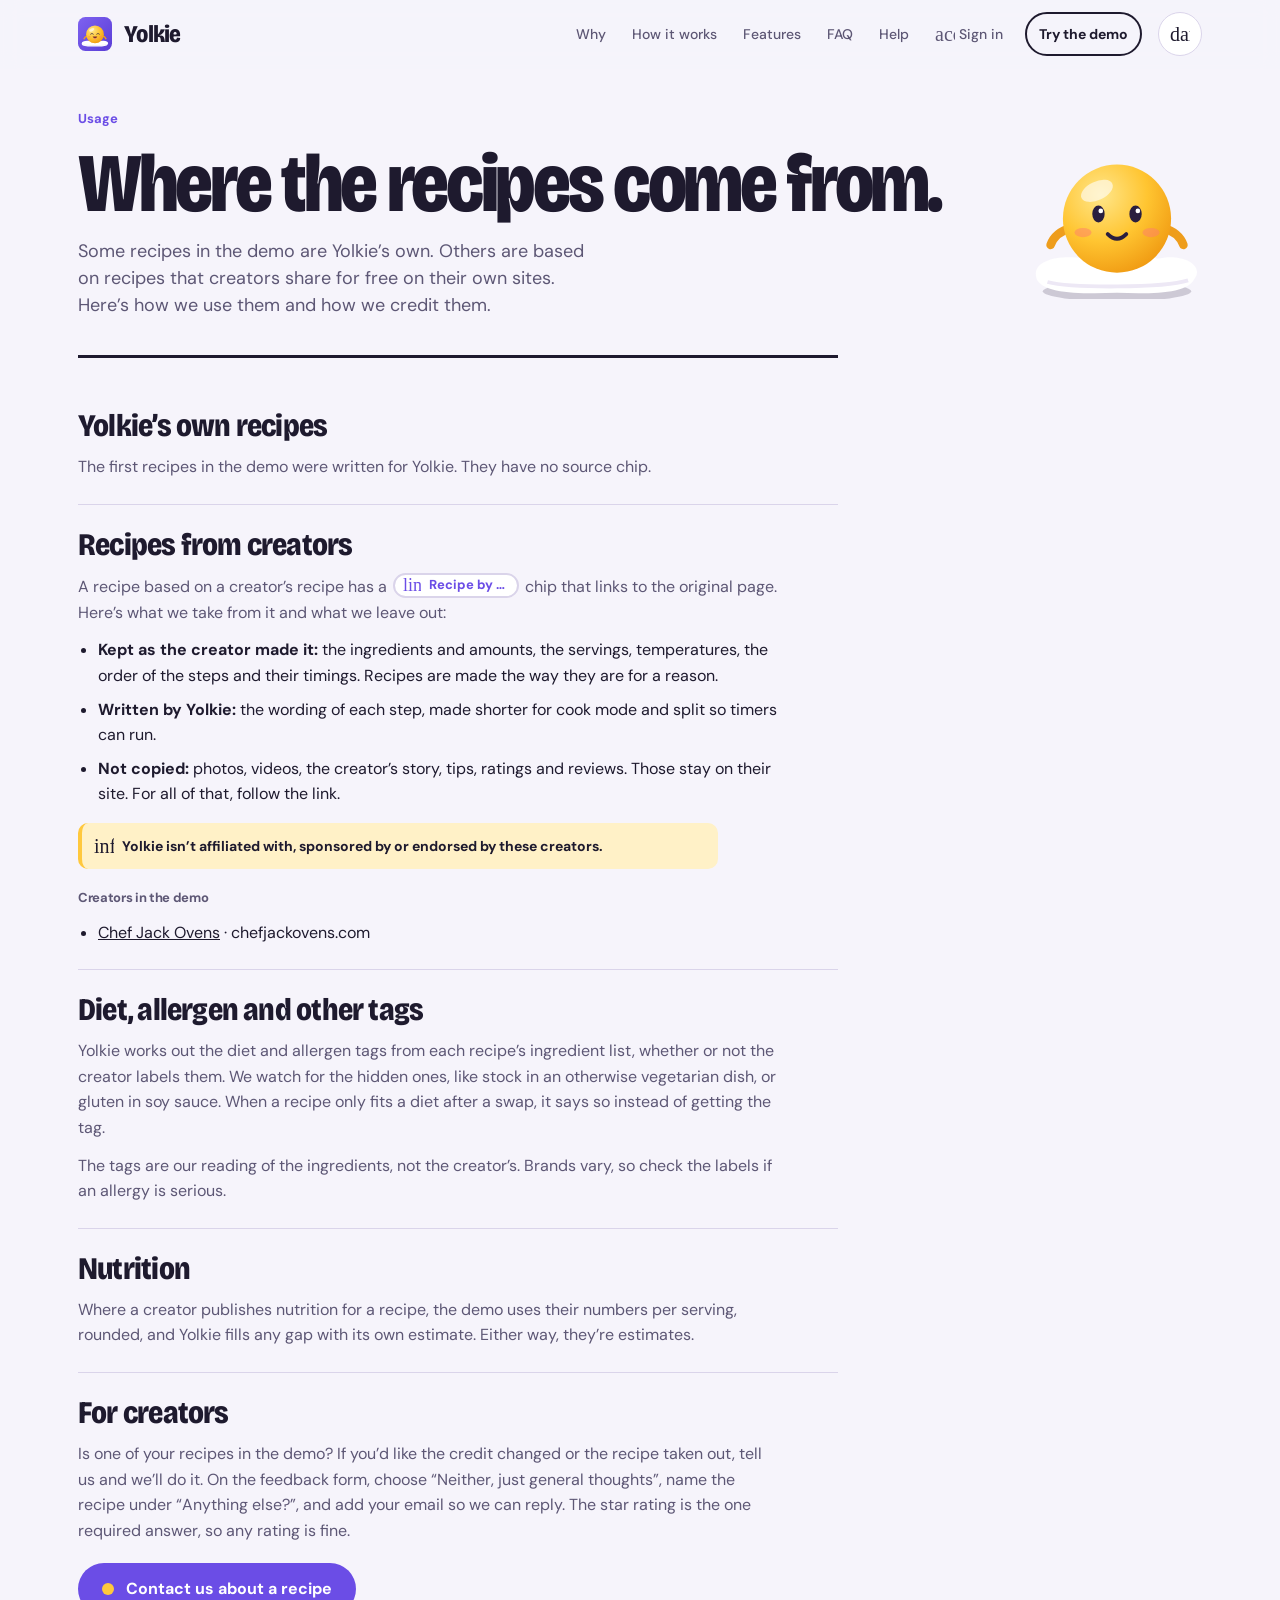
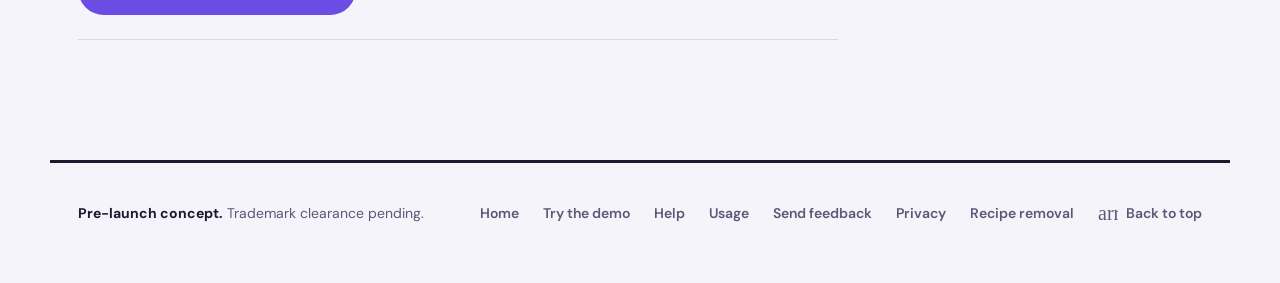
<file: usage.html>
<!doctype html>
<html lang="en">
<head>
  <meta charset="utf-8">
  <meta http-equiv="Content-Security-Policy" content="default-src 'self'; script-src 'self' 'inline-speculation-rules' https://challenges.cloudflare.com; style-src 'self' 'unsafe-inline' https://fonts.googleapis.com; font-src 'self' https://fonts.gstatic.com; img-src 'self' data: blob: https://teavrtstsnemauatvdfo.supabase.co; media-src 'self' blob: https://teavrtstsnemauatvdfo.supabase.co; connect-src 'self' https://teavrtstsnemauatvdfo.supabase.co; frame-src https://challenges.cloudflare.com; object-src 'none'; base-uri 'self'; form-action 'self'; upgrade-insecure-requests">
  <meta name="referrer" content="strict-origin-when-cross-origin">
  <meta name="viewport" content="width=device-width, initial-scale=1">
  <title>Usage · Yolkie</title>
  <meta name="description" content="Where Yolkie's demo recipes come from, how creators are credited, how diet and allergen tags are worked out, and how a creator can ask for a credit change or a removal.">
  <meta property="og:title" content="Usage · Yolkie">
  <meta property="og:description" content="Where the recipes come from, how creators are credited, and how to reach us about a recipe.">
  <meta property="og:type" content="website">
  <meta property="og:url" content="https://yolkie.isolatedideas.dev/usage.html">
  <meta property="og:image" content="https://yolkie.isolatedideas.dev/og-image.png">
  <link rel="canonical" href="https://yolkie.isolatedideas.dev/usage.html">
  <meta name="twitter:card" content="summary_large_image">
  <meta name="theme-color" content="#F6F4FB" media="(prefers-color-scheme: light)">
  <meta name="theme-color" content="#1E1740" media="(prefers-color-scheme: dark)">
  <link rel="icon" href="favicon.ico" sizes="32x32">
  <link rel="icon" href="favicon.svg" type="image/svg+xml">
  <link rel="apple-touch-icon" href="apple-touch-icon.png">
  <link rel="manifest" href="site.webmanifest">
  <link rel="preconnect" href="https://fonts.googleapis.com">
  <link rel="preconnect" href="https://fonts.gstatic.com" crossorigin>
  <link rel="preload" href="assets/fonts/bricolage-latin.woff2" as="font" type="font/woff2" crossorigin>
  <link rel="preload" href="assets/fonts/dmsans-latin.woff2" as="font" type="font/woff2" crossorigin>
  <!-- Icons: only the ones the site uses (icon_names, alphabetical). Add a new icon's name here on every page. -->
  <link rel="stylesheet" href="https://fonts.googleapis.com/css2?family=Material+Symbols+Rounded:opsz,wght,FILL,GRAD@24,400,0,0&icon_names=account_circle,add,add_home,add_photo_alternate,allergies,allergy,anchor,approval,arrow_back,arrow_forward,arrow_upward,auto_awesome,badge,bakery_dining,ballot,battery_1_bar,battery_4_bar,battery_5_bar,battery_full,blender,block,bolt,box,bubble,bug_report,cards,chat,check,check_circle,checkroom,cheer,chevron_left,chevron_right,chips,circle,cleaning_services,close,cloud,code,coffee,content_copy,cookie,countertops,create,dark_mode,dashboard,delete,delete_forever,description,devices,diamond,dinner_dining,directions_walk,diversity_1,done,done_all,download,dry,edit,egg,egg_alt,email,energy,error,expand_more,eyebrow,face,favorite,feedback,fiber_new,floor,gif,group,group_add,health_and_safety,help,home,hourglass_top,house,how_to_vote,image,info,input,join,keep,kettle,key,kitchen,label,light,light_mode,lightbulb,link,lock,logout,lunch_dining,mail,menu_book,message,military_tech,mode,money,note,notes,notifications,nutrition,opacity,owl,password,pending,people,person,person_add,phone,phonelink_lock,pinch,problem,radio,redeem,refresh,remove,remove_circle,replay,reply,restaurant,rotate_left,rotate_right,savings,scene,schedule,science,script,search,send,settings,shades,shield_person,shopping_basket,shopping_cart,signal_cellular_alt,skillet,skip_next,smartphone,source,speed,stack,star,stars,start,step,steps,sticker,storage,style,sunny,swap_horiz,switch,tab,tag,target,timer,tips_and_updates,toast,transform,travel_explore,trophy,try,tune,udon,undo,verified,verified_user,visibility,visibility_off,wash,water,water_drop,waving_hand,width,workspace_premium&display=block">
  <link rel="stylesheet" href="styles.css">
  <script src="theme.js"></script>
  <script type="speculationrules">{"prerender":[{"where":{"href_matches":"/try.html"},"eagerness":"moderate"}],"prefetch":[{"where":{"and":[{"href_matches":"/*.html"},{"not":{"href_matches":"/try.html"}},{"not":{"href_matches":"/admin.html"}},{"not":{"href_matches":"/account.html"}}]},"eagerness":"moderate"}]}</script>
</head>
<body id="top">
  <a class="skip-link" href="#main">Skip to content</a>

  <header class="site-header">
    <div class="site-header__inner">
      <a class="brand" href="./" aria-label="Yolkie, home">
        <span class="brand__mark"><img src="assets/app-icon.svg" alt="" width="34" height="34"></span>
        <span class="brand__name">Yolkie</span>
      </a>
      <nav class="site-nav" aria-label="Site">
        <a href="./#problem">Why</a>
        <a href="./#how">How it works</a>
        <a href="./#features">Features</a>
        <a href="./#faq">FAQ</a>
        <a href="help.html">Help</a>
        <a class="site-nav__account js-account-link" href="account.html"><span class="icon" aria-hidden="true">account_circle</span><span class="js-account-label">Sign in</span></a>
        <a class="site-nav__try" href="try.html">Try the demo</a>
      </nav>
      <button class="theme-toggle" type="button" aria-label="Switch colour theme">
        <span class="icon" aria-hidden="true">dark_mode</span>
      </button>
    </div>
  </header>

  <main id="main">
    <section class="page-hero help-hero">
      <div>
        <p class="eyebrow">Usage</p>
        <h1>Where the recipes come from.</h1>
        <p class="lede">Some recipes in the demo are Yolkie’s own. Others are based on recipes that creators share for free on their own sites. Here’s how we use them and how we credit them.</p>
      </div>
      <img class="help-hero__yolk" src="assets/mascots/yolk-default.svg" alt="" width="220" height="220">
    </section>

    <div class="usage">
      <section class="usage-sec" aria-labelledby="own-title">
        <h2 id="own-title">Yolkie’s own recipes</h2>
        <p>The first recipes in the demo were written for Yolkie. They have no source chip.</p>
      </section>

      <section class="usage-sec" aria-labelledby="creators-title">
        <h2 id="creators-title">Recipes from creators</h2>
        <p>A recipe based on a creator’s recipe has a <span class="src-chip src-chip--inline"><span class="icon" aria-hidden="true">link</span>Recipe by …</span> chip that links to the original page. Here’s what we take from it and what we leave out:</p>
        <ul class="usage-list">
          <li><strong>Kept as the creator made it:</strong> the ingredients and amounts, the servings, temperatures, the order of the steps and their timings. Recipes are made the way they are for a reason.</li>
          <li><strong>Written by Yolkie:</strong> the wording of each step, made shorter for cook mode and split so timers can run.</li>
          <li><strong>Not copied:</strong> photos, videos, the creator’s story, tips, ratings and reviews. Those stay on their site. For all of that, follow the link.</li>
        </ul>
        <p class="help-note"><span class="icon" aria-hidden="true">info</span>Yolkie isn’t affiliated with, sponsored by or endorsed by these creators.</p>
        <h3 class="mini-head">Creators in the demo</h3>
        <ul class="usage-list">
          <li><a href="https://chefjackovens.com/" rel="noopener" target="_blank">Chef Jack Ovens</a> · chefjackovens.com</li>
        </ul>
      </section>

      <section class="usage-sec" aria-labelledby="tags-title">
        <h2 id="tags-title">Diet, allergen and other tags</h2>
        <p>Yolkie works out the diet and allergen tags from each recipe’s ingredient list, whether or not the creator labels them. We watch for the hidden ones, like stock in an otherwise vegetarian dish, or gluten in soy sauce. When a recipe only fits a diet after a swap, it says so instead of getting the tag.</p>
        <p>The tags are our reading of the ingredients, not the creator’s. Brands vary, so check the labels if an allergy is serious.</p>
      </section>

      <section class="usage-sec" aria-labelledby="nutrition-title">
        <h2 id="nutrition-title">Nutrition</h2>
        <p>Where a creator publishes nutrition for a recipe, the demo uses their numbers per serving, rounded, and Yolkie fills any gap with its own estimate. Either way, they’re estimates.</p>
      </section>

      <section class="usage-sec" id="creators" aria-labelledby="contact-title">
        <h2 id="contact-title">For creators</h2>
        <p>Is one of your recipes in the demo? If you’d like the credit changed or the recipe taken out, tell us and we’ll do it. On the feedback form, choose “Neither, just general thoughts”, name the recipe under “Anything else?”, and add your email so we can reply. The star rating is the one required answer, so any rating is fine.</p>
        <div class="actions help-actions">
          <a class="btn btn--primary" href="feedback.html?from=usage"><span class="btn__dot" aria-hidden="true"></span>Contact us about a recipe</a>
        </div>
      </section>
    </div>
  </main>

  <footer class="site-footer">
    <p><strong>Pre-launch concept.</strong> Trademark clearance pending.</p>
    <div class="site-footer__links">
      <a href="./">Home</a>
      <a href="try.html">Try the demo</a>
      <a href="help.html">Help</a>
      <a href="usage.html" aria-current="page">Usage</a>
      <a href="feedback.html">Send feedback</a>
      <a href="privacy.html">Privacy</a>
      <a href="request-removal.html">Recipe removal</a>
      <a class="back-to-top" href="#top"><span class="icon" aria-hidden="true">arrow_upward</span>Back to top</a>
    </div>
  </footer>

  <script src="main.js" defer></script>
</body>
</html>
</file>
<file: styles.css>
/* Fonts, served from this site (SIL Open Font License, see assets/fonts/OFL-*.txt). Only what the site uses:
   Bricolage at 800 for headings, DM Sans 400 to 700 for text, latin and latin-ext. The icons still come from Google. */
@font-face { font-family: 'Bricolage Grotesque'; font-style: normal; font-weight: 800; font-stretch: 75% 100%; font-display: swap;
  src: url(assets/fonts/bricolage-latin-ext.woff2) format('woff2'); unicode-range: U+0100-02BA, U+02BD-02C5, U+02C7-02CC, U+02CE-02D7, U+02DD-02FF, U+0304, U+0308, U+0329, U+1D00-1DBF, U+1E00-1E9F, U+1EF2-1EFF, U+2020, U+20A0-20AB, U+20AD-20C4, U+2113, U+2C60-2C7F, U+A720-A7FF; }
@font-face { font-family: 'Bricolage Grotesque'; font-style: normal; font-weight: 800; font-stretch: 75% 100%; font-display: swap;
  src: url(assets/fonts/bricolage-latin.woff2) format('woff2'); unicode-range: U+0000-00FF, U+0131, U+0152-0153, U+02BB-02BC, U+02C6, U+02DA, U+02DC, U+0304, U+0308, U+0329, U+2000-206F, U+20AC, U+2122, U+2191, U+2193, U+2212, U+2215, U+FEFF, U+FFFD; }
@font-face { font-family: 'DM Sans'; font-style: normal; font-weight: 400 700; font-display: swap;
  src: url(assets/fonts/dmsans-latin-ext.woff2) format('woff2'); unicode-range: U+0100-02BA, U+02BD-02C5, U+02C7-02CC, U+02CE-02D7, U+02DD-02FF, U+0304, U+0308, U+0329, U+1D00-1DBF, U+1E00-1E9F, U+1EF2-1EFF, U+2020, U+20A0-20AB, U+20AD-20C4, U+2113, U+2C60-2C7F, U+A720-A7FF; }
@font-face { font-family: 'DM Sans'; font-style: normal; font-weight: 400 700; font-display: swap;
  src: url(assets/fonts/dmsans-latin.woff2) format('woff2'); unicode-range: U+0000-00FF, U+0131, U+0152-0153, U+02BB-02BC, U+02C6, U+02DA, U+02DC, U+0304, U+0308, U+0329, U+2000-206F, U+20AC, U+2122, U+2191, U+2193, U+2212, U+2215, U+FEFF, U+FFFD; }

/* ==========================================================================
   1. TOKENS: Modernist, in the Yolkie brand-kit palette.
      Plum is structure, yolk is the one thing to look at, basil means done.
   ========================================================================== */
:root {
  /* Brand kit colours, used as-is */
  --plum: #6B4DE6;
  --yolk: #FFC83D;
  --basil: #2E9E6A;
  --ink: #1E1A2E;
  --paper: #F6F4FB;
  --night: #1E1740;
  --muted: #8A84A0;

  --bg: var(--paper);
  --surface: #FFFFFF;
  --surface-2: #ECE8F7;
  --line: #DAD4EA;
  --text: var(--ink);
  --text-dim: #5D5775;          /* the kit's muted, darkened so small text passes contrast */
  --accent: var(--plum);        /* accent for text, rules and focus */
  --accent-soft: #E6E0FB;
  --on-accent: #FFFFFF;
  --btn-bg: var(--plum);        /* buttons keep the brand plum in both themes */
  --yolk-soft: #FFF1C7;
  --done: var(--basil);
  --done-text: #1F7A50;
  --done-soft: #DCF1E6;
  --block-dark: var(--night);   /* dark colour block in light mode */
  --shadow: 0 1px 0 rgba(30, 26, 46, .04), 0 14px 32px -16px rgba(30, 23, 64, .28);

  --radius: 6px;
  --radius-l: 14px;

  --font-display: "Bricolage Grotesque", "Arial Narrow", system-ui, sans-serif;
  --font-body: "DM Sans", system-ui, -apple-system, "Segoe UI", sans-serif;
  --font-mono: ui-monospace, "Cascadia Mono", monospace;

  /* Semantic colours: meal types, card rarity and status. Each has a soft tint (-bg), an accent for
     strips, rings and icons, and a text colour that passes AA on the tint, the surface and the page.
     Always pair them with an icon or a word: colour is never the only signal. */
  --meal-breakfast-bg: #FFEEDA; --meal-breakfast: #D66A0C; --meal-breakfast-text: #8A4200;
  --meal-lunch-bg: #DCF2EC; --meal-lunch: #17A085; --meal-lunch-text: #0E6150;
  --meal-dinner-bg: #E6E0FB; --meal-dinner: #6B4DE6; --meal-dinner-text: #4A2FC0;
  --meal-snack-bg: #FCE2EE; --meal-snack: #DB4F8C; --meal-snack-text: #9C1F58;
  --rarity-common-bg: #ECEAF2; --rarity-common: #8A84A0; --rarity-common-text: #4A4560;
  --rarity-rare-bg: #DFF0FF; --rarity-rare: #2F86D6; --rarity-rare-text: #175A99;
  --rarity-special-bg: #F4E0FA; --rarity-special: #A548D6; --rarity-special-text: #76219F;
  --rarity-mastered-bg: #FFF1C7; --rarity-mastered: #B98200; --rarity-mastered-text: #715000;
  --status-new-bg: #E0EAFF; --status-new: #3A6FE0; --status-new-text: #1D4CA8;
  --status-progress-bg: #FFF1C7; --status-progress: #B98200; --status-progress-text: #715000;
  --status-done-bg: #DCF1E6; --status-done: #2E9E6A; --status-done-text: #1C6E48;
  --status-attention-bg: #FFE4DE; --status-attention: #E0533B; --status-attention-text: #A2281A;

  /* Motion: one curve, three durations, one gentle spring kept for celebrations. */
  --ease: cubic-bezier(.25, .8, .25, 1);
  --spring: cubic-bezier(.34, 1.32, .64, 1);
  --dur-s: 150ms;
  --dur-m: 250ms;
  --dur-l: 400ms;

  /* Type and spacing scales */
  --fs-xs: 12px; --fs-sm: 13px; --fs-base-s: 14px; --fs-md: 16px; --fs-lg: 18px; --fs-xl: 20px;
  --fs-2xl: 24px; --fs-3xl: 30px; --fs-4xl: 36px; --fs-5xl: 46px;
  --sp-1: 4px; --sp-2: 8px; --sp-3: 12px; --sp-4: 16px; --sp-5: 24px; --sp-6: 32px; --sp-7: 48px; --sp-8: 64px;
  --tap: 44px;
  --focus: var(--accent);       /* the focus ring; coloured blocks (plum, basil, yolk) switch it to white or ink */
  --done-strong: #1C6E48;       /* a deep basil that white text passes on (6.2:1), the same in both themes */

  --header-h: 72px;
  --gutter: 28px;
  --max: 1180px;

  color-scheme: light;
}

/* Dark tokens, twice: once for the system preference, once for the toggle. Keep them identical. */
@media (prefers-color-scheme: dark) {
  :root:not([data-theme="light"]) {
    --bg: var(--night);
    --surface: #271F52;
    --surface-2: #30276A;
    --line: #3F357C;
    --text: var(--paper);
    --text-dim: #BBB5D3;
    --accent: #A28EFF;
    --accent-soft: #352A7A;
    --yolk-soft: #3A2F5E;
    --done-text: #62D29E;
    --done-soft: #1B3D3C;
    --block-dark: #120E2A;
    --shadow: 0 1px 0 rgba(0, 0, 0, .3), 0 16px 36px -18px rgba(0, 0, 0, .6);
    --meal-breakfast-bg: #3E2A1F; --meal-breakfast: #FFA552; --meal-breakfast-text: #FFCB98;
    --meal-lunch-bg: #173B3B; --meal-lunch: #3DD1B2; --meal-lunch-text: #8DE8D4;
    --meal-dinner-bg: #352A7A; --meal-dinner: #A28EFF; --meal-dinner-text: #D3C9FF;
    --meal-snack-bg: #45203B; --meal-snack: #FF7DB4; --meal-snack-text: #FFB8D6;
    --rarity-common-bg: #30276A; --rarity-common: #A9A3C2; --rarity-common-text: #D9D5E8;
    --rarity-rare-bg: #1B3156; --rarity-rare: #6DB6FF; --rarity-rare-text: #B5DAFF;
    --rarity-special-bg: #3E2260; --rarity-special: #D58CFF; --rarity-special-text: #EBC9FF;
    --rarity-mastered-bg: #3D3420; --rarity-mastered: #FFC83D; --rarity-mastered-text: #FFE08A;
    --status-new-bg: #1F2B5E; --status-new: #7FA2FF; --status-new-text: #BCCEFF;
    --status-progress-bg: #3D3420; --status-progress: #FFC83D; --status-progress-text: #FFE08A;
    --status-done-bg: #1B3D3C; --status-done: #62D29E; --status-done-text: #9BE6C2;
    --status-attention-bg: #4A1F2A; --status-attention: #FF8A73; --status-attention-text: #FFBDAF;
    color-scheme: dark;
  }
}
:root[data-theme="dark"] {
  --bg: var(--night);
  --surface: #271F52;
  --surface-2: #30276A;
  --line: #3F357C;
  --text: var(--paper);
  --text-dim: #BBB5D3;
  --accent: #A28EFF;
  --accent-soft: #352A7A;
  --yolk-soft: #3A2F5E;
  --done-text: #62D29E;
  --done-soft: #1B3D3C;
  --block-dark: #120E2A;
  --shadow: 0 1px 0 rgba(0, 0, 0, .3), 0 16px 36px -18px rgba(0, 0, 0, .6);
  --meal-breakfast-bg: #3E2A1F; --meal-breakfast: #FFA552; --meal-breakfast-text: #FFCB98;
  --meal-lunch-bg: #173B3B; --meal-lunch: #3DD1B2; --meal-lunch-text: #8DE8D4;
  --meal-dinner-bg: #352A7A; --meal-dinner: #A28EFF; --meal-dinner-text: #D3C9FF;
  --meal-snack-bg: #45203B; --meal-snack: #FF7DB4; --meal-snack-text: #FFB8D6;
  --rarity-common-bg: #30276A; --rarity-common: #A9A3C2; --rarity-common-text: #D9D5E8;
  --rarity-rare-bg: #1B3156; --rarity-rare: #6DB6FF; --rarity-rare-text: #B5DAFF;
  --rarity-special-bg: #3E2260; --rarity-special: #D58CFF; --rarity-special-text: #EBC9FF;
  --rarity-mastered-bg: #3D3420; --rarity-mastered: #FFC83D; --rarity-mastered-text: #FFE08A;
  --status-new-bg: #1F2B5E; --status-new: #7FA2FF; --status-new-text: #BCCEFF;
  --status-progress-bg: #3D3420; --status-progress: #FFC83D; --status-progress-text: #FFE08A;
  --status-done-bg: #1B3D3C; --status-done: #62D29E; --status-done-text: #9BE6C2;
  --status-attention-bg: #4A1F2A; --status-attention: #FF8A73; --status-attention-text: #FFBDAF;
  color-scheme: dark;
}

/* ==========================================================================
   2. BASE: keep. Reset, scrolling, focus, icons, skip link.
   ========================================================================== */
*, *::before, *::after { box-sizing: border-box; }
html { scroll-padding-top: calc(var(--header-h) + 8px); }
html.smooth { scroll-behavior: smooth; }
body {
  margin: 0;
  background: var(--bg);
  color: var(--text);
  font: 400 var(--fs-md)/1.6 var(--font-body);
  -webkit-font-smoothing: antialiased;
  overflow-x: hidden;
}
h1, h2, h3 {
  margin: 0; font-family: var(--font-display); line-height: 1.02;
  font-weight: 800; font-stretch: 84%; letter-spacing: -0.025em;
}
p, dl, dd, figure { margin: 0; }
a { color: inherit; }
img, video, svg { max-width: 100%; }
button { font: inherit; color: inherit; }
:focus-visible { outline: 3px solid var(--focus); outline-offset: 3px; border-radius: 6px; }

.icon {
  font-family: "Material Symbols Rounded";
  font-size: var(--fs-xl); line-height: 1; font-weight: normal; font-style: normal;
  display: inline-block; width: 1em; overflow: hidden; white-space: nowrap;
  font-feature-settings: "liga"; user-select: none; flex: none;
  /* The icon font (a subset) only knows lower-case names, so never inherit capitals or spacing. */
  text-transform: none; letter-spacing: normal;
}

.skip-link {
  position: absolute; left: 16px; top: -60px; z-index: 100;
  display: inline-flex; align-items: center; min-height: var(--tap); padding: 0 16px; border-radius: 8px;
  background: var(--btn-bg); color: var(--on-accent);
  transition: top var(--dur-s) var(--ease);
}
.skip-link:focus { top: 12px; }

[hidden] { display: none !important; }

.sr-only {
  position: absolute; width: 1px; height: 1px; padding: 0; margin: -1px;
  overflow: hidden; clip: rect(0 0 0 0); white-space: nowrap; border: 0;
}

/* ==========================================================================
   3. LAYOUT AND COMPONENTS
   ========================================================================== */

/* Header: a clean bar with one hairline */
.site-header {
  position: sticky; top: 0; z-index: 50;
  background: color-mix(in srgb, var(--bg) 90%, transparent);
  backdrop-filter: saturate(1.3) blur(10px);
  border-bottom: 1px solid transparent;
  transition: border-color var(--dur-m) var(--ease);
}
.site-header.is-scrolled { border-bottom-color: var(--line); }
.site-header__inner {
  max-width: var(--max); margin: 0 auto; padding: 12px var(--gutter);
  display: flex; align-items: center; gap: 16px;
}
.brand {
  display: flex; align-items: center; gap: 12px; min-height: 44px; text-decoration: none;
  font: 800 var(--fs-2xl)/1 var(--font-display); font-stretch: 84%; letter-spacing: -0.03em;
}
.brand__mark { display: block; width: 34px; height: 34px; }
.brand__mark img { display: block; width: 100%; height: 100%; }
.site-nav { margin-left: auto; display: flex; align-items: center; gap: 2px; }
.site-nav a {
  position: relative; display: inline-flex; align-items: center; min-height: var(--tap); padding: 0 12px;
  text-decoration: none; font-size: var(--fs-base-s); font-weight: 500; color: var(--text-dim); white-space: nowrap;
  transition: color var(--dur-s) var(--ease);
}
/* Active and hover: a yolk dot under the label, the site's one recurring circle */
.site-nav a::after {
  content: ""; position: absolute; left: 50%; bottom: 3px; width: 6px; height: 6px; margin-left: -3px;
  border-radius: 50%; background: var(--yolk); transform: scale(0); transition: transform var(--dur-s) var(--ease);
}
.site-nav a:hover { color: var(--text); }
.site-nav a:hover::after, .site-nav a.is-active::after, .site-nav a[aria-current="page"]::after { transform: scale(1); }
.site-nav a.is-active, .site-nav a[aria-current="page"] { color: var(--text); }
.site-nav a.site-nav__try {
  margin-left: 8px; border: 2px solid var(--text); border-radius: 999px; color: var(--text); font-weight: 700;
}
.site-nav a.site-nav__try::after { bottom: -9px; }
.theme-toggle {
  display: inline-grid; place-items: center; flex: none;
  width: var(--tap); height: var(--tap); border-radius: 50%;
  border: 1px solid var(--line); background: var(--surface); color: var(--text); cursor: pointer;
}
.theme-toggle:hover { border-color: var(--text-dim); }

/* Page layout */
main { max-width: var(--max); margin: 0 auto; padding: 0 var(--gutter); }
.section { padding: 96px 0; }
.section__head {
  display: grid; grid-template-columns: 120px minmax(0, 1fr); column-gap: 24px;
  padding-top: 20px; margin-bottom: 48px; border-top: 3px solid var(--text);
}
.section__index {
  font: 800 var(--fs-base-s)/1.6 var(--font-display); letter-spacing: .02em; color: var(--text-dim);
}
.section__index::before {
  content: ""; display: inline-block; width: 12px; height: 12px; margin-right: 12px;
  border-radius: 50%; background: var(--yolk); vertical-align: -1px;
}
.section__head h2, .cta h2 { font-size: clamp(34px, 2rem + 2.6vw, 60px); max-width: 16ch; }
.section__sub { grid-column: 2; margin-top: 16px; font-size: var(--fs-lg); color: var(--text-dim); max-width: 58ch; }
.eyebrow {
  font-size: var(--fs-sm); font-weight: 700;
  color: var(--accent); margin-bottom: 16px;
}
.hero .eyebrow { letter-spacing: .12em; text-transform: uppercase; }   /* the one poster label; every other label is sentence case */
.lede { margin-top: 24px; font-size: var(--fs-xl); line-height: 1.5; color: var(--text-dim); max-width: 34ch; }
.fine { font-size: var(--fs-sm); color: var(--text-dim); }
.actions { display: flex; flex-wrap: wrap; gap: 12px; margin-top: 32px; }

/* Buttons: pills, because the circle is the motif */
.btn {
  position: relative; display: inline-flex; align-items: center; justify-content: center; gap: 12px;
  min-height: 52px; padding: 0 24px; border-radius: 999px;
  font: 700 var(--fs-md)/1 var(--font-body); text-decoration: none; cursor: pointer; border: 0;
  transition: transform var(--dur-s) var(--ease), background var(--dur-s) var(--ease), color var(--dur-s) var(--ease), border-color var(--dur-s) var(--ease);
}
.btn:active { transform: translateY(1px) scale(.98); }
.btn[disabled] { opacity: .45; cursor: not-allowed; }
.btn--primary { background: var(--btn-bg); color: var(--on-accent); }
.btn--primary:hover { background: #5A3CD6; }
.btn__dot {
  width: 12px; height: 12px; border-radius: 50%; background: var(--yolk); flex: none;
  transition: transform var(--dur-m) var(--ease);
}
.btn:hover .btn__dot { transform: scale(1.5); }
.btn--secondary { background: transparent; color: var(--text); border: 2px solid var(--text); }
.btn--secondary:hover { background: var(--text); color: var(--bg); }
.btn--ghost { background: transparent; color: var(--accent); padding: 0 16px; text-decoration: underline; text-underline-offset: 4px; }
.btn--ghost:hover { color: var(--text); }
.btn--yolk { background: var(--yolk); color: var(--ink); }
.btn--yolk:hover { background: #FFD666; }
.btn--small { min-height: 42px; padding: 0 20px; font-size: var(--fs-base-s); }

/* Hero */
.hero {
  display: grid; grid-template-columns: minmax(0, 1.1fr) minmax(0, .9fr);
  gap: 56px; align-items: center; padding: 56px 0 72px;
}
.hero h1 { font-size: clamp(54px, 2rem + 6vw, 112px); line-height: .9; letter-spacing: -0.04em; }
.hero h1 > span { display: block; }
.h1-dot {
  display: inline-block; width: .2em; height: .2em; margin-left: .05em; border-radius: 50%;
  background: var(--yolk); color: transparent; overflow: hidden; vertical-align: baseline;
}
.hero__note { margin-top: 20px; font-size: var(--fs-base-s); color: var(--text-dim); }

/* Hero composition: couch, clock, sun and plate on a drafting grid */
.hero-art { position: relative; width: 100%; max-width: 540px; aspect-ratio: 1; margin-inline: auto; }
.hero-art__grid {
  position: absolute; inset: 0; border: 1px solid var(--line);
  background-image: linear-gradient(var(--line) 1px, transparent 1px), linear-gradient(90deg, var(--line) 1px, transparent 1px);
  background-size: 12.5% 12.5%; opacity: .7;
}
.hero-art__sun {
  position: absolute; right: 6%; top: 6%; width: 50%; aspect-ratio: 1; border-radius: 50%; background: var(--yolk);
}
.hero-art__clock {
  position: absolute; left: 7%; top: 9%; width: 25%; aspect-ratio: 1; border-radius: 50%;
  background: var(--surface); border: 3px solid var(--text);
}
.hero-art__clock::before, .hero-art__clock::after {
  content: ""; position: absolute; left: 50%; bottom: 50%; width: 4px; margin-left: -2px; border-radius: 2px;
  background: var(--text); transform-origin: 50% 100%;
}
.hero-art__clock::before { height: 26%; transform: rotate(234deg); }         /* hour hand near 8 */
.hero-art__clock::after { height: 38%; background: var(--plum); transform: rotate(288deg); } /* minute hand at 48 */
.hero-art__time {
  position: absolute; left: 7%; top: 37%; padding: 4px 12px; border-radius: 999px;
  background: var(--text); color: var(--bg); font: 700 var(--fs-base-s)/1.2 var(--font-body); letter-spacing: .02em;
}
.hero-art__couch { position: absolute; left: 5%; bottom: 10%; width: 62%; height: 25%; }
.hero-art__couch span { position: absolute; display: block; background: var(--plum); }
.couch-back { left: 9%; right: 9%; top: 0; height: 58%; border-radius: 18px 18px 0 0; filter: brightness(.82); }
.couch-seat { left: 6%; right: 6%; top: 46%; height: 34%; border-radius: 8px; }
.couch-arm { top: 26%; width: 17%; height: 58%; border-radius: 999px 999px 8px 8px; }
.couch-arm--l { left: 0; }
.couch-arm--r { right: 0; }
.couch-leg { bottom: 0; width: 5%; height: 20%; background: var(--text) !important; }
.couch-leg--l { left: 14%; }
.couch-leg--r { right: 14%; }
.hero-yolk {
  position: absolute; left: 15%; bottom: 23%; width: 37%; padding: 0; border: 0; background: none; cursor: pointer;
  border-radius: 50%;
}
.hero-yolk img { display: block; width: 100%; height: auto; filter: drop-shadow(0 6px 10px rgba(30, 23, 64, .18)); }
.hero-art__plate {
  position: absolute; right: 7%; bottom: 13%; width: 22%; aspect-ratio: 1; border-radius: 50%;
  background: var(--surface); border: 3px solid var(--text);
  box-shadow: inset 0 0 0 9px var(--surface), inset 0 0 0 11px var(--line);
}
.hero-art__plate::after {
  content: ""; position: absolute; inset: 30%; border-radius: 50%; background: var(--basil);
}
.hero-art__path { position: absolute; left: 44%; bottom: 26%; width: 36%; height: 30%; overflow: visible; }
.hero-art__path path { fill: none; stroke: var(--text); stroke-width: 2.5; stroke-dasharray: 6 8; stroke-linecap: round; }
.hero-art__label {
  position: absolute; right: 4%; bottom: 3%; font: 700 var(--fs-sm)/1 var(--font-body); color: var(--text-dim);
}

/* Yolk reacts: a short squash-and-stretch when the face changes */
.is-wobbling { animation: yolk-wobble var(--dur-l) var(--ease); }
@keyframes yolk-wobble {
  0% { transform: scale(1, 1); }
  30% { transform: scale(1.08, .92); }
  60% { transform: scale(.96, 1.05); }
  100% { transform: scale(1, 1); }
}
.is-celebrating { animation: yolk-hop calc(var(--dur-l) * 2) var(--spring) 3; }
@keyframes yolk-hop {
  0%, 100% { transform: translateY(0) scale(1, 1); }
  20% { transform: translateY(0) scale(1.1, .9); }
  50% { transform: translateY(-18%) scale(.95, 1.06); }
  80% { transform: translateY(0) scale(1.06, .95); }
}

/* Problem: three panels, one big fact each */
.problem-grid { display: grid; grid-template-columns: repeat(3, minmax(0, 1fr)); gap: 0; border-left: 1px solid var(--line); }
.problem-card {
  position: relative; display: flex; flex-direction: column; gap: 16px; min-height: 340px;
  padding: 28px 28px 32px; border-right: 1px solid var(--line);
}
.problem-card__big {
  font: 800 clamp(52px, 2rem + 3vw, 84px)/.9 var(--font-display); font-stretch: 80%; letter-spacing: -0.04em;
}
.problem-card:nth-child(1) .problem-card__big { color: var(--accent); }
.problem-card:nth-child(3) .problem-card__big { font-style: italic; }
.problem-card h3 { font-size: var(--fs-2xl); }
.problem-card p { color: var(--text-dim); }
.problem-card__mascot { width: 92px; height: auto; margin-top: auto; align-self: flex-end; }
.problem-card__lemon {
  display: inline-block; width: .62em; height: .5em; margin-left: .08em; border-radius: 50%;
  background: var(--yolk); vertical-align: .05em; transform: rotate(-18deg);
}
.problem-close {
  margin-top: 40px; font: 800 clamp(26px, 1.2rem + 1.6vw, 38px)/1.1 var(--font-display); font-stretch: 84%; letter-spacing: -0.02em;
}
.problem-close mark { background: var(--yolk); color: var(--ink); padding: 0 .15em; }

/* How it works: four numbered stops on one line */
.steps {
  position: relative; display: grid; grid-template-columns: repeat(4, minmax(0, 1fr)); gap: 32px;
  margin: 0; padding: 0; list-style: none;
}
.steps::before {
  content: ""; position: absolute; left: 32px; right: 32px; top: 31px; height: 3px; background: var(--text);
}
.step { position: relative; }
.step__num {
  position: relative; display: grid; place-items: center; width: 64px; height: 64px; margin-bottom: 24px;
  border-radius: 50%; border: 3px solid var(--text); background: var(--surface);
  font: 800 var(--fs-2xl)/1 var(--font-display); color: var(--ink);
}
.step:nth-child(2) .step__num { background: var(--yolk); }
.step:nth-child(3) .step__num { background: var(--plum); color: #fff; }
.step:nth-child(4) .step__num { background: var(--basil); color: #fff; }
.step:nth-child(1) .step__num { color: var(--text); }
.step h3 { font-size: var(--fs-2xl); margin-bottom: 12px; }
.step p { color: var(--text-dim); }
.step__tag {
  display: inline-block; margin-top: 16px; padding: 4px 12px; border-radius: 999px;
  background: var(--surface-2); font-size: var(--fs-sm); font-weight: 600;
}

/* Features: colour-blocked poster tiles */
.features { display: grid; grid-template-columns: repeat(2, minmax(0, 1fr)); gap: 16px; }
.feature {
  position: relative; display: flex; flex-direction: column; gap: 16px; min-height: 320px;
  padding: 32px; border-radius: var(--radius); overflow: hidden;
}
.feature h3 { font-size: clamp(28px, 1.4rem + 1vw, 38px); }
.feature p { max-width: 40ch; }
.feature--yolk { background: var(--yolk); color: var(--ink); }
.feature--plum { background: var(--plum); color: #fff; }
.feature--paper { background: var(--surface); border: 1px solid var(--line); }
.feature--paper p { color: var(--text-dim); }
.feature--night { background: var(--block-dark); color: var(--paper); border: 1px solid var(--line); }
.feature__visual { margin-top: auto; }
.dish-badge {
  display: inline-flex; align-items: center; gap: 12px; padding: 12px 20px 12px 12px; border-radius: 999px;
  background: var(--ink); color: var(--paper); font: 800 var(--fs-2xl)/1 var(--font-display); font-stretch: 84%;
}
.dish-badge .icon { font-size: 26px; color: var(--yolk); }
.clean-chip {
  display: flex; gap: 12px; align-items: center; max-width: 380px; padding: 16px 16px; border-radius: 10px;
  background: #fff; color: var(--ink); box-shadow: 0 10px 24px -12px rgba(0, 0, 0, .45);
}
.clean-chip .icon { display: grid; place-items: center; width: 36px; height: 36px; border-radius: 50%; background: var(--yolk); font-size: 20px; }
.clean-chip strong { display: block; font-size: var(--fs-base-s); }
.clean-chip span:not(.icon) { font-size: 14px; color: #5D5775; }
.feature__shape {
  position: absolute; right: -60px; top: -60px; width: 200px; height: 200px; border-radius: 50%;
  background: rgba(255, 255, 255, .12); pointer-events: none;
}
.feature--yolk .feature__shape { background: rgba(255, 255, 255, .35); right: auto; left: auto; top: auto; bottom: -90px; right: -40px; }
.nutri-demo {
  display: flex; flex-wrap: wrap; align-items: center; gap: 12px 24px;
  padding: 16px; border-radius: 10px; background: var(--surface-2);
}
.nutri-demo__meal { font-weight: 700; }
.nutri-demo__nums { display: flex; gap: 8px; }
.nutri-pill {
  padding: 4px 12px; border-radius: 999px; background: var(--surface); border: 1px solid var(--line);
  font-size: var(--fs-base-s); font-weight: 600;
}
.avatar-row { display: flex; align-items: flex-end; gap: 4px; }
.avatar-row img { width: 84px; height: auto; }
.avatar-row img:nth-child(2) { width: 100px; }

/* Switch (a real checkbox, styled) */
.switch { display: inline-flex; align-items: center; gap: 12px; min-height: 44px; cursor: pointer; font-weight: 600; font-size: var(--fs-base-s); }
.switch input { position: absolute; opacity: 0; width: 1px; height: 1px; }
.switch__track {
  position: relative; width: 48px; height: 28px; flex: none; border-radius: 999px;
  background: var(--line); box-shadow: inset 0 0 0 2px var(--text-dim); transition: background var(--dur-s) var(--ease), box-shadow var(--dur-s) var(--ease);
}
.switch__track::after {
  content: ""; position: absolute; left: 3px; top: 3px; width: 22px; height: 22px; border-radius: 50%;
  background: #fff; box-shadow: 0 1px 3px rgba(0, 0, 0, .25); transition: transform var(--dur-s) var(--ease);
}
.switch input:checked + .switch__track { background: var(--done-strong); box-shadow: none; }
.switch input:checked + .switch__track::after { transform: translateX(20px); }
.switch input:focus-visible + .switch__track { outline: 3px solid var(--focus); outline-offset: 3px; }

/* Nutrition can be hidden everywhere with one switch */
.hide-nutrition .nutri { display: none !important; }

/* The ad */
.ad { display: grid; grid-template-columns: minmax(0, .8fr) minmax(0, 1fr); gap: 56px; align-items: center; }
.ad__frame {
  position: relative; width: min(100%, 360px); margin-inline: auto; padding: 12px;
  border-radius: 36px; background: var(--ink); box-shadow: var(--shadow);
}
.ad__frame::before {
  content: ""; position: absolute; z-index: -1; left: -14%; top: 12%; width: 128%; aspect-ratio: 1;
  border-radius: 50%; background: var(--yolk);
}
.ad__frame video { display: block; width: 100%; height: auto; aspect-ratio: 9 / 16; border-radius: 26px; background: var(--night); }
.ad__copy h2 { font-size: clamp(34px, 2rem + 2.6vw, 60px); margin-bottom: 20px; }
.ad__copy p { color: var(--text-dim); font-size: var(--fs-lg); max-width: 44ch; }
.ad__beats { margin: 24px 0 0; padding: 0; list-style: none; display: grid; gap: 8px; }
.ad__beats li { display: flex; gap: 12px; align-items: baseline; }
.ad__beats b {
  flex: none; width: 52px; font: 700 var(--fs-sm)/1.6 var(--font-mono); color: var(--text-dim);
}

/* FAQ */
.faq { max-width: 820px; border-top: 1px solid var(--line); }
.faq__item { border-bottom: 1px solid var(--line); }
.faq__item summary {
  display: flex; align-items: center; justify-content: space-between; gap: 24px; min-height: 64px; padding: 16px 0;
  cursor: pointer; list-style: none; font: 800 clamp(20px, 1rem + .8vw, 26px)/1.2 var(--font-display); font-stretch: 86%; letter-spacing: -0.015em;
}
.faq__item summary::-webkit-details-marker { display: none; }
.faq__item summary::after {
  content: "+"; display: grid; place-items: center; flex: none; width: 36px; height: 36px; border-radius: 50%;
  border: 2px solid var(--text); font: 600 var(--fs-2xl)/1 var(--font-body); transition: transform var(--dur-m) var(--ease), background var(--dur-s);
}
.faq__item[open] summary::after { transform: rotate(45deg); background: var(--yolk); border-color: var(--yolk); color: var(--ink); }
.faq__item p { padding: 0 56px 24px 0; color: var(--text-dim); font-size: var(--fs-lg); }

/* Call to action: a plum block, with the sign-up card on it */
.cta {
  position: relative; display: grid; grid-template-columns: minmax(0, 1.3fr) minmax(0, 1fr);
  gap: 48px; align-items: center; padding: 88px 56px 64px; border-radius: var(--radius-l); background: var(--plum); color: #fff;
}
.cta__copy .eyebrow { color: #fff; }
.cta__copy p:not(.eyebrow) { margin-top: 16px; font-size: var(--fs-lg); max-width: 46ch; opacity: .95; }
.cta__copy .actions { margin-top: 28px; }
.cta__copy .btn--secondary { color: #fff; border-color: #fff; }
.cta__copy .btn--secondary:hover { background: #fff; color: var(--plum); }

/* Early-access form: a paper card with Yolk peeking over the top */
.signup {
  position: relative; align-self: start; padding: 64px 24px 24px; border-radius: var(--radius-l);
  background: var(--surface); color: var(--text); box-shadow: 0 28px 48px -26px rgba(20, 10, 40, .55);
}
.signup__yolk { position: absolute; left: 50%; top: -70px; width: 120px; margin-left: -60px; z-index: 2; }
.signup__yolk img { display: block; width: 100%; height: auto; transform-origin: 50% 90%; }
.signup__title { font-size: var(--fs-3xl); text-align: center; margin-bottom: 20px; }
.signup__title:focus { outline: none; }
.signup .field { margin: 0; padding: 0; border: 0; min-width: 0; }
.signup .field + .field { margin-top: 16px; }
.signup label:not(.chip), .signup legend { display: block; padding: 0; font-weight: 700; font-size: var(--fs-base-s); }
.field__opt { font-weight: 500; color: var(--text-dim); }
.signup input[type="email"], .signup textarea {
  display: block; width: 100%; margin-top: 8px; padding: 12px 16px; min-height: 50px;
  border: 2px solid var(--line); border-radius: 12px; background: var(--bg); color: var(--text);
  font: 500 var(--fs-md)/1.4 var(--font-body); transition: border-color var(--dur-s) var(--ease), background var(--dur-s) var(--ease);
}
.signup textarea { resize: vertical; min-height: 84px; }
.signup input::placeholder, .signup textarea::placeholder { color: var(--text-dim); opacity: .8; }
.signup input:hover, .signup textarea:hover { border-color: var(--text-dim); }
.signup input:focus-visible, .signup textarea:focus-visible { outline: 3px solid var(--yolk); outline-offset: 1px; border-color: var(--text); background: var(--surface); }
.signup input[aria-invalid="true"] { border-color: var(--text); border-style: dashed; }
.chips { display: flex; flex-wrap: wrap; gap: 8px; margin-top: 8px; }
.chip { position: relative; cursor: pointer; }
.chip input { position: absolute; opacity: 0; inset: 0; margin: 0; cursor: pointer; }
.chip span {
  display: inline-flex; align-items: center; min-height: var(--tap); padding: 0 20px; border-radius: 999px;
  border: 2px solid var(--line); font-weight: 700; font-size: var(--fs-base-s); transition: background var(--dur-s) var(--ease), border-color var(--dur-s) var(--ease);
}
.chip:hover span { border-color: var(--text-dim); }
.chip input:checked + span { background: var(--yolk); border-color: var(--text); color: var(--ink); }
.chip input:focus-visible + span { outline: 3px solid var(--focus); outline-offset: 2px; }
.signup__trap { position: absolute; left: -9999px; width: 1px; height: 1px; overflow: hidden; }
.signup__submit { width: 100%; margin-top: 20px; }
.signup__status { min-height: 1.5em; margin: 12px 0 4px; font-weight: 600; font-size: var(--fs-base-s); text-align: center; }
.signup__status.is-error { padding: 8px 12px; border-radius: 10px; background: var(--yolk-soft); }
.signup .fine { text-align: center; }
.signup__done { text-align: center; padding: 8px 0 4px; }
.signup__done p { margin: 0 auto 20px; max-width: 32ch; color: var(--text-dim); }
.signup .confetti { border-radius: var(--radius-l); }
/* The short waitlist form on the demo's Done screen: no Yolkie peeking, email and button on one row */
.signup--short { margin-top: 16px; padding: 24px; box-shadow: none; }
.signup--short .signup__title { margin-bottom: var(--sp-2); font-size: var(--fs-2xl); text-align: left; }
.signup--short .signup__lede { margin-bottom: var(--sp-4); color: var(--text-dim); }
.signup__row { display: flex; flex-wrap: wrap; gap: var(--sp-2); align-items: end; }
.signup__row input[type="email"] { flex: 1 1 220px; width: auto; }
.signup--short .signup__submit { flex: 0 0 auto; width: auto; margin-top: 0; }
.signup--short .signup__status { text-align: left; }
.signup--short .signup__status:empty { min-height: 0; margin: 0; }
.signup--short .signup__done { text-align: left; }
.signup--short .signup__done p { margin: 0; max-width: none; }

/* Footer */
.site-footer {
  max-width: var(--max); margin: 40px auto 0; padding: 28px var(--gutter) 48px;
  display: flex; justify-content: space-between; align-items: center; flex-wrap: wrap; gap: 12px 24px;
  border-top: 3px solid var(--text); font-size: var(--fs-base-s); color: var(--text-dim);
}
.site-footer strong { color: var(--text); }
.site-footer__links { display: flex; gap: 8px 24px; flex-wrap: wrap; }
.site-footer__links a { display: inline-flex; align-items: center; gap: 8px; min-height: var(--tap); text-decoration: none; font-weight: 600; white-space: nowrap; }
.site-footer__links a:hover { color: var(--accent); }
.back-to-top { display: inline-flex; align-items: center; gap: 8px; min-height: var(--tap); text-decoration: none; font-weight: 600; white-space: nowrap; }
.back-to-top:hover { color: var(--accent); }

/* 404 page */
.not-found { min-height: 60vh; display: flex; flex-direction: column; justify-content: center; padding-top: 48px; padding-bottom: 48px; }
.not-found h1 { font-size: clamp(40px, 6vw, 80px); letter-spacing: -0.035em; max-width: 14ch; }
.not-found__yolk { width: 140px; margin-bottom: 20px; }

/* Scroll reveal: blocks slide up along the grid */
.js .reveal { opacity: 0; transform: translateY(22px); }
.js .reveal.is-in { opacity: 1; transform: none; transition: opacity var(--dur-l) var(--ease), transform var(--dur-l) var(--ease); }

/* ==========================================================================
   3b. TRY PAGE: the demo. Same tokens, one decision per card.
   ========================================================================== */
.page-hero { padding: 40px 0 8px; max-width: 760px; }
.page-hero h1 { font-size: clamp(44px, 2rem + 4vw, 84px); line-height: .92; letter-spacing: -0.04em; }
.page-hero .lede { max-width: 44ch; font-size: var(--fs-lg); margin-top: 16px; }

.demo { padding: 28px 0 80px; max-width: 860px; scroll-margin-top: calc(var(--header-h) + 8px); }
.demo-badge {
  display: inline-flex; align-items: center; gap: 8px; padding: 8px 12px; border-radius: 999px;
  background: var(--surface-2); font-size: var(--fs-base-s); font-weight: 600; color: var(--text);
}
.demo-badge .icon { font-size: 18px; color: var(--accent); }
.demo-meta__short { display: none; }

/* Progress track: four stops, like the landing page's steps */
.demo-track { display: grid; grid-template-columns: repeat(4, minmax(0, 1fr)); margin: 24px 0 0; padding: 0; list-style: none; position: relative; }
.demo-track::before { content: ""; position: absolute; left: 12.5%; right: 12.5%; top: 15px; height: 2px; background: var(--line); }
/* The line fills in green up to the current step (go() sets --track from 0 to 1) */
.demo-track::after {
  content: ""; position: absolute; left: 12.5%; right: 12.5%; top: 15px; height: 2px; background: var(--basil);
  transform: scaleX(var(--track, 0)); transform-origin: left; transition: transform var(--dur-l) var(--ease);
}
.demo-track li { position: relative; z-index: 1; display: flex; flex-direction: column; align-items: center; gap: 8px; font-size: var(--fs-sm); font-weight: 600; color: var(--text-dim); }
.demo-track li::before {
  content: ""; width: 32px; height: 32px; border-radius: 50%; border: 2px solid var(--line); background: var(--bg);
  transition: background var(--dur-m) var(--ease), border-color var(--dur-m) var(--ease);
}
.demo-track li.is-done::before { background: var(--basil); border-color: var(--basil); }
.demo-track li[aria-current="step"] { color: var(--text); }
.demo-track li[aria-current="step"]::before { background: var(--yolk); border-color: var(--text); border-width: 3px; }

/* Yolk and the speech bubble */
.yolk-bar { display: flex; align-items: center; gap: 16px; margin: 24px 0 20px; min-height: 96px; }
.yolk-face { display: block; width: 100%; height: auto; }
.yolk-says {
  position: relative; padding: 12px 16px; border-radius: 16px; background: var(--surface); border: 2px solid var(--text);
  font-weight: 600; font-size: var(--fs-md); line-height: 1.4;
}
.yolk-says::before {
  content: ""; position: absolute; left: -9px; top: 50%; width: 14px; height: 14px; margin-top: -7px;
  background: var(--surface); border-left: 2px solid var(--text); border-bottom: 2px solid var(--text); transform: rotate(45deg);
}

.stage { scroll-margin-top: calc(var(--header-h) + 8px); }
.stage[hidden] { display: none; }
.stage__title { font-size: clamp(30px, 1.4rem + 2vw, 44px); margin-bottom: 8px; }
.stage__title:focus { outline: none; }
.stage__sub { color: var(--text-dim); margin-bottom: 20px; }
.panel {
  padding: 24px; border-radius: var(--radius-l); background: var(--surface); border: 1px solid var(--line);
}
.panel + .panel { margin-top: 16px; }
.panel h3 { font-size: var(--fs-2xl); margin-bottom: 4px; }

/* Choice tiles (radio buttons) */
.choice-group { margin: 0 0 24px; padding: 0; border: 0; min-width: 0; }
.choice-group legend { padding: 0; margin-bottom: 12px; font: 800 var(--fs-xl)/1.2 var(--font-display); font-stretch: 86%; }
/* Your answer, repeated beside the question */
.choice-group__picked:not(:empty) { margin-left: var(--sp-2); font: 600 var(--fs-base-s)/1.2 var(--font-body); color: var(--text-dim); animation: fade-in var(--dur-m) var(--ease); }
.choice-group__picked:not(:empty)::before { content: "· "; }
/* The next question to answer gets a brief outline after a tap, once */
.choice-group .choices { border-radius: var(--radius-l); outline: 2px solid transparent; outline-offset: 6px; }
.choice-group.is-next .choices { animation: next-up 1.2s var(--ease) 1; }
@keyframes next-up { 0%, 50% { outline-color: var(--accent); } 100% { outline-color: transparent; } }
.choices { display: grid; grid-template-columns: repeat(3, minmax(0, 1fr)); gap: 12px; }
.choices--4 { grid-template-columns: repeat(4, minmax(0, 1fr)); }
.choice { position: relative; display: block; cursor: pointer; }
.choice input { position: absolute; opacity: 0; inset: 0; margin: 0; cursor: pointer; }
.choice__face {
  display: flex; flex-direction: column; align-items: center; justify-content: center; gap: 8px; min-height: 88px; padding: 12px 8px;
  border: 2px solid var(--line); border-radius: 12px; background: var(--surface); text-align: center;
  font-weight: 700; font-size: var(--fs-lg); transition: border-color var(--dur-s) var(--ease), background var(--dur-s) var(--ease), transform var(--dur-s) var(--ease);
}
.choice__face .icon { font-size: 28px; color: var(--text-dim); }
.choice__face small { font-size: var(--fs-sm); font-weight: 500; color: var(--text-dim); }
.choice:hover .choice__face { border-color: var(--text-dim); }
.choice input:checked + .choice__face { border-color: var(--text); background: var(--yolk); color: var(--ink); }
.choice input:checked + .choice__face .icon, .choice input:checked + .choice__face small { color: var(--ink); }
.choice input:focus-visible + .choice__face { outline: 3px solid var(--focus); outline-offset: 3px; }
.choice-hint { color: var(--text-dim); font-size: var(--fs-base-s); }

/* The suggested meal */
.meal-card { position: relative; overflow: hidden; padding: 28px; border-radius: var(--radius-l); background: var(--surface); border: 2px solid var(--text); }
.meal-card::after {
  content: ""; position: absolute; right: -50px; top: -50px; width: 150px; height: 150px; border-radius: 50%; background: var(--yolk); opacity: .9;
}
.meal-card > * { position: relative; z-index: 1; }
.meal-card.is-new { animation: card-in var(--dur-l) var(--ease); }
@keyframes card-in { from { opacity: 0; transform: translateY(14px); } to { opacity: 1; transform: none; } }
.meal-card__name { font-size: clamp(30px, 1.3rem + 2.2vw, 46px); max-width: 15ch; }
.meal-card__blurb { margin-top: 12px; color: var(--text-dim); max-width: 46ch; }
.meal-stats { display: flex; flex-wrap: wrap; gap: 8px; margin-top: 20px; }
.stat {
  display: inline-flex; align-items: center; gap: 8px; padding: 8px 12px; border-radius: 999px;
  background: var(--surface-2); font-size: var(--fs-base-s); font-weight: 600;
}
.stat .icon { font-size: 18px; }
.stat--dishes { background: var(--ink); color: var(--paper); }
.stat--dishes .icon { color: var(--yolk); }
.meal-card .fine { margin-top: 12px; }
.meal-card .actions { margin-top: 24px; }
.meal-note { margin-top: 12px; font-size: var(--fs-base-s); color: var(--text-dim); }
.nutri-toggle-row { display: flex; justify-content: flex-end; margin-top: 8px; }

/* Servings stepper */
.servings { display: flex; align-items: center; justify-content: space-between; gap: 12px; flex-wrap: wrap; }
.servings__label { font-weight: 700; }
.stepper { display: inline-flex; align-items: center; border: 2px solid var(--text); border-radius: 999px; }
.stepper button {
  display: grid; place-items: center; width: 46px; height: 46px; border: 0; border-radius: 50%; background: none; cursor: pointer;
}
.stepper button:hover:not([disabled]) { background: var(--surface-2); }
.stepper button[disabled] { opacity: .35; cursor: not-allowed; }
.stepper output { min-width: 56px; text-align: center; font: 800 var(--fs-2xl)/1 var(--font-display); }

/* Got everything? checklist */
.checklist { margin: 16px 0 0; padding: 0; list-style: none; border-top: 1px solid var(--line); }
.check-row {
  display: flex; align-items: center; justify-content: space-between; gap: 12px; padding: 12px 0;
  border-bottom: 1px solid var(--line);
}
.check-row__item { min-width: 0; }
.check-row__qty { font-weight: 800; font-family: var(--font-display); font-stretch: 86%; font-size: var(--fs-lg); margin-right: 4px; }
.check-row__section { display: block; font-size: var(--fs-xs); font-weight: 600; color: var(--text-dim); }
.have-need { display: inline-flex; flex: none; padding: 4px; border-radius: 999px; background: var(--surface-2); }
.have-need button {
  min-height: 40px; padding: 0 16px; border: 0; border-radius: 999px; background: none; cursor: pointer;
  font-size: var(--fs-base-s); font-weight: 700; color: var(--text-dim); transition: background var(--dur-s) var(--ease), color var(--dur-s) var(--ease);
}
.have-need button[aria-pressed="true"][data-mark="have"] { background: var(--done-strong); color: #fff; }
.have-need button[aria-pressed="true"][data-mark="need"] { background: var(--yolk); color: var(--ink); box-shadow: inset 0 0 0 2px var(--ink); }
.have-need button[aria-pressed="true"]::before { content: "✓ "; }
.check-row.is-have .check-row__item { color: var(--text-dim); }
.check-row.is-have .check-row__name { text-decoration: line-through; text-decoration-thickness: 2px; }
.check-tools { display: flex; flex-wrap: wrap; gap: 8px; align-items: center; justify-content: space-between; margin-top: 16px; }

/* Spice rack */
.spice-rack { display: flex; flex-wrap: wrap; gap: 8px; margin-top: 16px; }
.spice {
  display: inline-flex; align-items: center; gap: 8px; min-height: 44px; padding: 0 16px; border-radius: 999px;
  border: 2px solid var(--line); background: var(--surface); cursor: pointer; font-weight: 600; font-size: var(--fs-base-s);
}
.spice .icon { font-size: 18px; color: var(--done-text); }
.spice[aria-pressed="true"] { border-color: var(--text); border-style: dashed; color: var(--text-dim); }
.spice[aria-pressed="true"] .icon { color: var(--text-dim); }
.swap-list { margin: 16px 0 0; padding: 0; list-style: none; display: grid; gap: 12px; }
.swap {
  padding: 16px 16px; border-radius: 10px; background: var(--yolk-soft); border-left: 4px solid var(--yolk);
}
.swap strong { display: block; }
.swap .switch { margin-top: 4px; font-size: var(--fs-base-s); min-height: var(--tap); }

/* Shopping list, grouped by store section */
.shop-list { margin-top: 12px; display: grid; gap: 16px; }
.shop-section h4 {
  display: flex; align-items: center; gap: 8px; margin: 0 0 8px; font: 700 var(--fs-sm)/1.4 var(--font-body); color: var(--text-dim);
}
.shop-section h4::before { content: ""; width: 10px; height: 10px; border-radius: 50%; background: var(--section-dot, var(--plum)); }
.shop-section[data-section="Produce"] { --section-dot: var(--basil); }
.shop-section[data-section="Dairy"] { --section-dot: #9DB8FF; }
.shop-section[data-section="Meat"] { --section-dot: #FF7D6B; }
.shop-section[data-section="Pantry"] { --section-dot: var(--yolk); }
.shop-section[data-section="Spices"] { --section-dot: var(--plum); }
.shop-section ul { margin: 0; padding: 0 0 0 20px; }
.shop-section li { padding: 4px 0; }
.shop-empty { color: var(--text-dim); }

.stage-actions { display: flex; flex-wrap: wrap; gap: 12px; justify-content: space-between; align-items: center; margin-top: 24px; }

/* Cook mode */
.cook-head { display: flex; flex-wrap: wrap; align-items: center; justify-content: space-between; gap: 8px 16px; margin-bottom: 16px; }
.cook-head .stage__title { margin: 0; font-size: clamp(24px, 1.1rem + 1.4vw, 34px); }
.now-card {
  position: relative; padding: 28px 24px; border-radius: var(--radius-l); background: var(--plum); color: #fff;
  min-height: 250px; display: flex; flex-direction: column; gap: 16px;
}
.now-card.is-new { animation: card-in var(--dur-l) var(--ease); }
.now-card__label {
  display: inline-flex; align-self: flex-start; align-items: center; gap: 8px; padding: 4px 12px; border-radius: 999px;
  background: var(--yolk); color: var(--ink); font-size: var(--fs-base-s); font-weight: 800;
}
.now-card__text { font: 800 clamp(26px, 1.1rem + 2.4vw, 40px)/1.12 var(--font-display); font-stretch: 88%; letter-spacing: -0.015em; }
.now-card__note { font-size: var(--fs-md); opacity: .92; }
.step-amts { display: flex; flex-wrap: wrap; gap: 8px; list-style: none; margin: -2px 0 0; padding: 0; }
.step-amts li { padding: 4px 12px; border-radius: 999px; background: rgba(20, 12, 50, .3); border: 1px solid rgba(255, 255, 255, .28); font-size: var(--fs-base-s); line-height: 1.3; }
.step-amts strong { color: var(--yolk); font-weight: 800; }
.now-card .actions { margin-top: auto; padding-top: 8px; }
.now-card .btn--secondary { color: #fff; border-color: rgba(255, 255, 255, .7); }
.now-card .btn--secondary:hover { background: #fff; color: var(--plum); }
.now-card.is-waiting { background: var(--block-dark); border: 1px solid var(--line); }
.now-card.is-zero { background: var(--yolk); color: var(--ink); }
.now-card.is-zero .now-card__label { background: var(--ink); color: var(--yolk); }
.now-card__wait {
  font: 800 clamp(48px, 2rem + 4vw, 80px)/1 var(--font-display); font-variant-numeric: tabular-nums; color: var(--yolk);
}
.clean-prompt {
  display: flex; flex-wrap: wrap; align-items: center; gap: 12px 16px; padding: 16px 16px; border-radius: 12px;
  background: var(--paper); color: var(--ink);
}
.clean-prompt .icon { display: grid; place-items: center; width: 36px; height: 36px; border-radius: 50%; background: var(--yolk); }
.clean-prompt__text { flex: 1 1 200px; font-weight: 600; }
.clean-prompt__text small { display: block; font-size: var(--fs-xs); font-weight: 700; color: inherit; opacity: .78; }
.clean-prompt.is-done { background: var(--done-soft); color: var(--text); }
.clean-prompt.is-done .icon { background: var(--basil); color: #fff; }
.up-next { margin-top: 16px; padding: 12px 16px; border-radius: 12px; border: 1px dashed var(--text-dim); color: var(--text-dim); }
.up-next strong { color: var(--text); }
.timers { display: grid; grid-template-columns: repeat(auto-fill, minmax(min(100%, 220px), 1fr)); gap: 12px; margin-bottom: 16px; }
.timers:empty { display: none; }
.timer {
  position: relative; overflow: hidden; padding: 16px 16px 16px; border-radius: 12px; background: var(--surface); border: 2px solid var(--text);
}
.timer__label { font-size: var(--fs-base-s); font-weight: 700; padding-right: 32px; }
.timer__time { font: 800 var(--fs-4xl)/1.1 var(--font-display); font-variant-numeric: tabular-nums; margin-top: 2px; }
.timer__bar { height: 6px; margin-top: 8px; border-radius: 3px; background: var(--surface-2); overflow: hidden; }
.timer__bar span { display: block; height: 100%; width: 100%; background: var(--plum); transform-origin: left; }
.timer__skip {
  position: absolute; right: 6px; top: 6px; display: grid; place-items: center; width: 40px; height: 40px;
  border: 0; border-radius: 50%; background: none; cursor: pointer; color: var(--text-dim);
}
.timer__skip:hover { background: var(--surface-2); color: var(--text); }
.timer.is-done { border-color: var(--basil); background: var(--done-soft); }
.timer.is-done .timer__bar span { background: var(--basil); }
.timer.is-done .timer__time { color: var(--done-text); }
.timer.is-ringing { animation: ring var(--dur-l) var(--ease) 3; }
@keyframes ring { 0%, 100% { transform: none; } 25% { transform: rotate(-2deg); } 75% { transform: rotate(2deg); } }
.cook-foot { display: flex; flex-wrap: wrap; justify-content: space-between; align-items: center; gap: 12px; margin-top: 20px; }

/* Done */
.done-card { position: relative; overflow: hidden; padding: 32px 24px; border-radius: var(--radius-l); background: var(--basil); color: #fff; text-align: center; }
.done-card h2 { font-size: clamp(44px, 2rem + 4vw, 80px); }
.done-card__meal { margin-top: 8px; font-size: var(--fs-xl); font-weight: 700; }
.done-stats { display: grid; grid-template-columns: repeat(2, minmax(0, 1fr)); gap: 12px; margin-top: 16px; }
.done-stat { padding: 16px; border-radius: 12px; background: var(--surface); border: 1px solid var(--line); }
.done-stat dt { font-size: var(--fs-sm); font-weight: 700; color: var(--text-dim); }
.done-stat dd { margin: 4px 0 0; font: 800 var(--fs-3xl)/1.1 var(--font-display); }
.done-stat dd small { display: block; margin-top: 4px; font: 500 var(--fs-base-s)/1.4 var(--font-body); color: var(--text-dim); }
.log-list { margin: 12px 0 0; padding: 0; list-style: none; }
.log-list li { display: flex; justify-content: space-between; gap: 12px; padding: 8px 0; border-bottom: 1px solid var(--line); font-size: var(--fs-base-s); }
.log-list time { color: var(--text-dim); white-space: nowrap; }

/* Confetti: flat shapes in brand colours */
.confetti { position: absolute; inset: 0; pointer-events: none; overflow: hidden; z-index: 3; }
.confetti i {
  position: absolute; top: -20px; left: var(--x); width: var(--s); height: var(--s); background: var(--c);
  border-radius: var(--r); animation: confetti-fall var(--d) var(--ease) forwards; animation-delay: var(--delay);
}
@keyframes confetti-fall {
  from { transform: translateY(0) rotate(0); opacity: 1; }
  to { transform: translateY(var(--fall, 420px)) rotate(var(--rot)); opacity: 0; }
}

/* House vote */
.vote-label {
  display: flex; gap: 12px; align-items: flex-start; padding: 12px 16px; border-radius: 12px;
  background: var(--yolk-soft); border-left: 4px solid var(--yolk); font-size: var(--fs-base-s); margin-bottom: 16px;
}
.vote-label .icon { margin-top: 2px; }
.player-list { margin: 16px 0 0; padding: 0; list-style: none; display: grid; gap: 12px; }
.player { display: flex; align-items: center; gap: 12px; }
.player label { flex: 1; display: grid; gap: 2px; font-size: var(--fs-sm); font-weight: 600; color: var(--text-dim); }
.player input {
  width: 100%; min-height: 44px; padding: 0 12px; border: 2px solid var(--line); border-radius: 10px;
  background: var(--surface); color: var(--text); font: 600 var(--fs-md) var(--font-body);
}
.player input:focus-visible { border-color: var(--accent); }
.avatar { display: grid; place-items: center; width: 64px; height: 64px; flex: none; }
.avatar img { width: 100%; height: auto; }
.avatar--guest { border-radius: 50%; background: var(--surface); border: 3px solid var(--text); box-shadow: inset 0 0 0 7px var(--surface), inset 0 0 0 9px var(--line); }
.avatar--guest .icon { font-size: 26px; color: var(--plum); }
.avatar--big { width: 132px; height: 132px; margin: 0 auto; }
.avatar--big.avatar--guest .icon { font-size: 52px; }
.count-choices { display: inline-flex; gap: 8px; }
.count-choices button {
  min-width: 52px; min-height: 46px; border-radius: 999px; border: 2px solid var(--line); background: var(--surface);
  cursor: pointer; font: 800 var(--fs-xl)/1 var(--font-display);
}
.count-choices button[aria-pressed="true"] { background: var(--yolk); border-color: var(--text); color: var(--ink); }
.handoff { text-align: center; padding: 36px 20px; }
.handoff h3 { font-size: clamp(30px, 1.4rem + 2vw, 44px); margin: 16px 0 8px; }
.handoff p { color: var(--text-dim); margin-bottom: 20px; }
.ballot { display: grid; gap: 12px; margin-top: 16px; }
.pick {
  position: relative; display: grid; grid-template-columns: 1fr auto; align-items: center; gap: 4px 16px; width: 100%;
  padding: 16px 20px; border-radius: 14px; border: 2px solid var(--line); background: var(--surface); text-align: left; cursor: pointer;
  transition: border-color var(--dur-s) var(--ease), background var(--dur-s) var(--ease), transform var(--dur-s) var(--ease);
}
.pick:hover { border-color: var(--text); }
.pick__name { font: 800 var(--fs-2xl)/1.15 var(--font-display); font-stretch: 86%; }
.pick__meta { grid-column: 1; font-size: var(--fs-base-s); color: var(--text-dim); }
.pick__votes { grid-row: 1 / span 2; grid-column: 2; display: flex; gap: 2px; }
.pick__votes img, .pick__votes .avatar { width: 40px; height: 40px; }
.pick__votes .avatar--guest .icon { font-size: 18px; }
.pick.is-spot { border-color: var(--text); background: var(--yolk-soft); }
.pick.is-winner { border-color: var(--text); background: var(--yolk); color: var(--ink); transform: scale(1.02); }
.pick.is-winner .pick__meta { color: var(--ink); }
.pick__stamp {
  position: absolute; right: 12px; top: -12px; padding: 4px 12px; border-radius: 999px; background: var(--ink); color: var(--yolk);
  font-size: var(--fs-xs); font-weight: 800;
}
.reveal-zone { position: relative; }
.vote-reactions { display: flex; flex-wrap: wrap; gap: 12px 16px; margin-top: 16px; }
.vote-reactions--center { justify-content: center; margin: 0 0 8px; }
.vote-reactions figure { display: grid; justify-items: center; gap: 4px; font-size: var(--fs-base-s); font-weight: 600; }
.vote-result { margin-top: 16px; font-weight: 600; }

/* ==========================================================================
   3c. DEMO EXTRAS: tabs, preferences, check-in, progress, closet, house, Wrapped.
       Same tokens and shapes; pills for choices, circles for anything earned.
   ========================================================================== */
.sample-banner {
  display: flex; flex-wrap: wrap; align-items: center; gap: 8px 16px; margin-top: 16px; padding: 12px 16px;
  border-radius: 12px; background: var(--yolk); color: var(--ink); border: 2px solid var(--text); font-size: var(--fs-base-s);
}
.sample-banner p { flex: 1 1 240px; }
.sample-banner .btn--secondary { color: var(--ink); border-color: var(--ink); }
.sample-banner .btn--secondary:hover { background: var(--ink); color: var(--yolk); }

/* Tabs and the gear */
.demo-bar { display: flex; align-items: center; gap: 12px; margin-top: 20px; }
.demo-tabs { display: flex; flex: 1; gap: 4px; padding: 4px; border-radius: 999px; background: var(--surface-2); }
.demo-tabs [role="tab"] {
  flex: 1; display: inline-flex; align-items: center; justify-content: center; gap: 8px; min-height: 44px; padding: 0 12px;
  border: 0; border-radius: 999px; background: none; cursor: pointer; font-weight: 700; font-size: var(--fs-base-s); color: var(--text-dim);
  transition: background var(--dur-s) var(--ease), color var(--dur-s) var(--ease);
}
.demo-tabs [role="tab"]:hover { color: var(--text); }
.demo-tabs [role="tab"][aria-selected="true"] { background: var(--surface); color: var(--text); box-shadow: 0 1px 0 rgba(0, 0, 0, .05), 0 4px 10px -6px rgba(30, 23, 64, .4); }
.demo-tabs [role="tab"][aria-selected="true"] .icon { color: var(--accent); }
.icon-btn {
  display: inline-grid; place-items: center; flex: none; width: 48px; height: 48px; border-radius: 50%;
  border: 2px solid var(--line); background: var(--surface); color: var(--text); cursor: pointer;
}
.icon-btn:hover { border-color: var(--text); }
.icon-btn .icon { font-size: 24px; }
.link-btn {
  display: inline; padding: 4px 0; border: 0; background: none; color: var(--accent); cursor: pointer;
  font: inherit; font-weight: 700; text-decoration: underline; text-underline-offset: 3px;
}
.link-btn:hover { color: var(--text); }
.text-input, .time-input {
  min-width: 0; min-height: 44px; padding: 0 12px; border: 2px solid var(--line); border-radius: 10px;
  background: var(--bg); color: var(--text); font: 500 var(--fs-md) var(--font-body);
}
.text-input:focus-visible, .time-input:focus-visible { border-color: var(--accent); outline-offset: 1px; }
.tab-head { margin-bottom: 20px; }
.tab-stack > * + * { margin-top: 16px; }
.tab-stack .panel + .panel { margin-top: 16px; }
.mini-head {
  margin: 20px 0 8px; font: 700 var(--fs-sm)/1.4 var(--font-body); color: var(--text-dim);
}

/* Yolkie wearing the closet: the mascot image with an accessory layer on top */
.yolk-wear { position: relative; display: block; flex: none; transform-origin: 50% 90%; }
.yolk-wear img { display: block; width: 100%; height: auto; }
.yolk-acc { position: absolute; inset: 0; width: 100%; height: 100%; overflow: visible; pointer-events: none; }
.yolk-bar .yolk-wear { width: 96px; }

/* Pick: diet summary, check-in, the one-time question */
.pick-top { display: flex; flex-wrap: wrap; align-items: center; justify-content: space-between; gap: 8px 12px; margin-bottom: 16px; }
.diet-chip {
  display: inline-flex; align-items: center; gap: 8px; min-height: 46px; max-width: 100%; padding: 0 16px 0 12px;
  border-radius: 999px; border: 2px solid var(--text); background: var(--surface); color: var(--text); cursor: pointer;
  font-weight: 700; font-size: var(--fs-base-s); text-align: left;
}
.diet-chip:hover { background: var(--yolk-soft); }
.diet-chip .icon { color: var(--accent); }
.diet-chip__label { color: var(--text-dim); font-weight: 600; }
.diet-chip__text { min-width: 0; overflow: hidden; text-overflow: ellipsis; white-space: nowrap; }
.diet-temp { display: flex; flex-wrap: wrap; align-items: center; gap: 4px 8px; margin: -6px 0 16px; font-size: var(--fs-base-s); color: var(--text-dim); }
.diet-temp:empty { display: none; }
.diet-temp .icon { font-size: 18px; }
.ask-card {
  display: flex; flex-wrap: wrap; align-items: center; gap: 8px 12px; margin: 0 0 20px; padding: 12px 16px 12px 16px;
  border-radius: 12px; background: var(--yolk-soft); border-left: 4px solid var(--yolk);
}
.ask-card p { flex: 1 1 220px; font-weight: 700; }

/* Tags: toggle buttons for diets, allergies and ingredients */
.tags { display: flex; flex-wrap: wrap; gap: 8px; margin-top: 12px; }
.tag {
  display: inline-flex; align-items: center; gap: 8px; min-height: var(--tap); padding: 0 16px; border-radius: 999px;
  border: 2px solid var(--line); background: var(--surface); color: var(--text); cursor: pointer;
  font: 700 var(--fs-base-s)/1.1 var(--font-body); transition: background var(--dur-s) var(--ease), border-color var(--dur-s) var(--ease);
}
.tag:hover:not([disabled]) { border-color: var(--text-dim); }
.tag .icon { font-size: 18px; margin-left: -4px; }
.tag.is-on, .tag[aria-pressed="true"] { background: var(--yolk); border-color: var(--text); color: var(--ink); }
.tag[disabled] { opacity: .45; cursor: not-allowed; }
.tag--add { border-style: dashed; color: var(--text-dim); }
.tag--add:hover:not([disabled]) { color: var(--text); }
.add-row { display: flex; gap: 8px; margin-top: 12px; max-width: 420px; }
.add-row .text-input { flex: 1; }

/* What do you already have? */
.have-card { padding: 24px; border-radius: var(--radius-l); background: var(--surface); border: 2px solid var(--text); }
.have-card.is-new { animation: card-in var(--dur-l) var(--ease); }
.have-card .eyebrow { margin-bottom: 8px; }
.have-card h3 { font-size: clamp(26px, 1.2rem + 1.6vw, 36px); margin-bottom: 8px; }
.have-card h3:focus { outline: none; }
.have-search { position: relative; display: flex; align-items: center; max-width: 360px; margin-top: 16px; }
.have-search .icon { position: absolute; left: 12px; color: var(--text-dim); }
.have-search input {
  width: 100%; min-height: 46px; padding: 0 12px 0 40px; border: 2px solid var(--line); border-radius: 999px;
  background: var(--bg); color: var(--text); font: 500 var(--fs-md) var(--font-body);
}
.have-search input:focus-visible { border-color: var(--accent); outline-offset: 1px; }
.js-have-results:empty { display: none; }
.meal-card__top { display: flex; flex-wrap: wrap; align-items: center; gap: 8px 12px; margin-bottom: 12px; max-width: calc(100% - 70px); }
.meal-card__top .eyebrow { margin: 0; }
.have-badge {
  display: inline-flex; align-items: center; gap: 8px; padding: 4px 12px; border-radius: 999px;
  background: var(--done-text); color: var(--bg); font-size: var(--fs-base-s); font-weight: 800;
}
.have-badge .icon { font-size: 18px; }
.have-line { margin-top: 12px; font-size: var(--fs-base-s); color: var(--text-dim); }
.stat--btn { border: 0; cursor: pointer; color: var(--text); font: 600 var(--fs-base-s) var(--font-body); background: var(--accent-soft); min-height: 38px; }
.stat--btn:hover { background: var(--surface-2); }
.ready-list { margin-top: 16px; padding: 16px 16px; border-radius: 12px; background: var(--done-soft); }
.ready-list p { display: flex; flex-wrap: wrap; align-items: center; gap: 8px; }
.ready-list p .icon { color: var(--done-text); }
.ready-list ul { margin: 8px 0 0; padding-left: 20px; columns: 2; column-gap: 28px; font-size: var(--fs-base-s); }
.meal-card--empty::after { background: var(--line); }
.check-tools__btns { display: inline-flex; flex-wrap: wrap; gap: 4px; }

/* Sheets: native dialogs. Centred on wide screens, a bottom sheet on phones. */
.sheet {
  width: min(100% - 32px, 580px); max-width: none; max-height: min(90vh, 900px); padding: 0; border: 0;
  border-radius: var(--radius-l); background: var(--surface); color: var(--text); box-shadow: var(--shadow);
}
.sheet[open] { display: flex; flex-direction: column; }
/* Sheets slide in and out, and the dim behind them fades. Browsers without @starting-style or
   allow-discrete just open and close them straight away. */
.sheet {
  opacity: 0; transform: translateY(24px);
  transition: opacity var(--dur-m) var(--ease), transform var(--dur-m) var(--ease),
    overlay var(--dur-m) allow-discrete, display var(--dur-m) allow-discrete;
}
.sheet[open] { opacity: 1; transform: none; }
@starting-style { .sheet[open] { opacity: 0; transform: translateY(24px); } }
.sheet::backdrop {
  background: rgba(18, 14, 42, 0);
  transition: background-color var(--dur-m) var(--ease), overlay var(--dur-m) allow-discrete, display var(--dur-m) allow-discrete;
}
.sheet[open]::backdrop { background: rgba(18, 14, 42, .6); }
@starting-style { .sheet[open]::backdrop { background: rgba(18, 14, 42, 0); } }
.sheet__head {
  display: flex; align-items: center; justify-content: space-between; gap: 12px; flex: none;
  padding: 16px 16px 12px 24px; border-bottom: 1px solid var(--line);
}
.sheet__head h2 { font-size: var(--fs-3xl); }
.sheet__head .icon-btn { width: 44px; height: 44px; border-width: 1px; }
.sheet__body { padding: 20px 24px 28px; overflow-y: auto; overscroll-behavior: contain; }
.sheet-sec { scroll-margin-top: 8px; }
.sheet-sec + .sheet-sec { margin-top: 24px; padding-top: 24px; border-top: 1px solid var(--line); }
.sheet-sec h3 { font-size: var(--fs-2xl); margin-bottom: 4px; }
.sheet-sec > p + p { margin-top: 8px; }
.sheet-sec > .btn { margin-top: 12px; }
.sheet-actions { display: flex; flex-wrap: wrap; gap: 12px; margin-top: 20px; }
.sheet-actions .btn { flex: 1 1 auto; }
.quick-note { display: flex; gap: 8px; align-items: baseline; flex-wrap: wrap; margin-top: 16px; }
.quick-note .icon { font-size: 16px; align-self: center; }
.quick-q { margin-top: 20px; font-weight: 700; }
.allergy-note {
  display: flex; gap: 8px; align-items: center; margin: 8px 0; padding: 12px 12px; border-radius: 10px;
  background: var(--yolk-soft); border-left: 4px solid var(--yolk); font-weight: 700; font-size: var(--fs-base-s);
}
.member-allergies { border-bottom: 1px solid var(--line); }
.member-allergies:first-of-type { margin-top: 8px; border-top: 1px solid var(--line); }
.member-allergies summary {
  display: flex; align-items: center; justify-content: space-between; gap: 12px; min-height: 48px; cursor: pointer; font-weight: 700;
}
.member-allergies summary::after { content: "expand_more"; font-family: "Material Symbols Rounded"; font-size: var(--fs-2xl); font-weight: normal; margin-left: auto; transition: transform var(--dur-s) var(--ease); }
.member-allergies[open] summary::after { transform: rotate(180deg); }
.member-allergies summary .fine { margin-left: auto; text-align: right; }
.member-allergies .tags { margin: 0 0 16px; }
.remind-row { display: flex; flex-wrap: wrap; align-items: center; justify-content: space-between; gap: 8px 12px; padding: 8px 0; border-bottom: 1px solid var(--line); }
.time-pair { display: inline-flex; align-items: center; gap: 8px; color: var(--text-dim); }
.money-field { display: flex; flex-wrap: wrap; align-items: center; gap: 8px 12px; margin-top: 8px; font-weight: 600; }
.money {
  display: inline-flex; align-items: center; gap: 2px; padding-left: 12px; border: 2px solid var(--line); border-radius: 10px;
  background: var(--bg); color: var(--text); font-weight: 800;
}
.money:focus-within { border-color: var(--accent); }
.money input { width: 76px; min-height: 42px; padding: 0 8px 0 2px; border: 0; background: none; color: var(--text); font: 800 var(--fs-lg) var(--font-body); }
.money input:focus-visible { outline: none; }

/* Nutrition panel */
.nutri-sheet__meal { font: 800 var(--fs-2xl)/1.15 var(--font-display); font-stretch: 86%; margin-bottom: 16px; }
.nutri-table { width: 100%; margin: 16px 0 12px; border-collapse: collapse; font-variant-numeric: tabular-nums; }
.nutri-table th, .nutri-table td { padding: 12px 8px; border-bottom: 1px solid var(--line); text-align: right; }
.nutri-table th:first-child { text-align: left; padding-left: 0; }
.nutri-table td:last-child { padding-right: 0; }
.nutri-table thead th { font-size: var(--fs-xs); font-weight: 700; color: var(--text-dim); }
.nutri-table tbody th { font-weight: 700; }

/* Check-in preview: a phone lock screen with one notification */
.sheet--phone { width: min(100% - 32px, 380px); background: transparent; box-shadow: none; overflow: visible; }
.sheet--phone[open] { display: block; }
.phone {
  padding: 16px 16px 24px; border-radius: 38px; border: 6px solid #120E2A; color: #fff;
  background: #1E1740;
  box-shadow: 0 30px 60px -30px rgba(0, 0, 0, .7);
}
.phone__bar { display: flex; justify-content: space-between; align-items: center; padding: 4px 16px 0; font-size: var(--fs-base-s); font-weight: 700; }
.phone__bar .icon { font-size: 16px; }
.phone__date { margin-top: 28px; text-align: center; font-size: var(--fs-md); font-weight: 600; opacity: .92; }
.phone__clock { text-align: center; font: 800 80px/1 var(--font-display); letter-spacing: -0.03em; font-variant-numeric: tabular-nums; }
.notif { margin-top: 32px; padding: 16px; border-radius: 22px; background: rgba(246, 244, 251, .95); color: #1E1A2E; box-shadow: 0 12px 30px -12px rgba(0, 0, 0, .55); }
.notif__head { display: flex; align-items: center; gap: 8px; font-size: var(--fs-sm); color: #5D5775; }
.notif__icon { display: grid; place-items: center; width: 30px; height: 30px; border-radius: 8px; background: #6B4DE6; overflow: hidden; }
.notif__icon .yolk-wear { width: 30px; margin-top: 2px; }
.notif__app { font-weight: 800; color: #1E1A2E; }
.notif__when { margin-left: auto; }
.notif__text { margin-top: 8px; font-weight: 700; font-size: var(--fs-lg); line-height: 1.35; }
.notif__meta { font-size: var(--fs-base-s); color: #5D5775; }
.notif__actions { display: grid; grid-template-columns: repeat(3, minmax(0, 1fr)); gap: 8px; margin-top: 12px; }
.notif__actions button {
  min-height: 46px; border: 0; border-radius: 12px; background: #fff; color: #5A3CD6; cursor: pointer;
  font: 800 var(--fs-base-s) var(--font-body); box-shadow: inset 0 0 0 1px #DAD4EA;
}
.notif__actions button:hover { background: #FFC83D; color: #1E1A2E; }
.notif__actions button:focus-visible { outline: 3px solid #FFC83D; outline-offset: 2px; }
.checkin-foot { margin-top: 12px; padding: 16px 16px; border-radius: 18px; background: var(--surface); color: var(--text); }
.checkin-foot .fine { margin-top: 8px; }
.preview-label { display: flex; align-items: center; gap: 8px; font-weight: 800; }
.preview-label .icon { color: var(--accent); }
.checkin-foot__row { display: flex; flex-wrap: wrap; align-items: center; justify-content: space-between; gap: 8px; margin-top: 8px; }

/* Done: what the meal added */
.done-note { margin-top: 8px; }
.done-panel { margin-top: 16px; }
.gains { margin: 12px 0 0; padding: 0; list-style: none; display: grid; gap: 12px; }
.gain { display: flex; gap: 12px; align-items: center; }
.gain > .icon { display: grid; place-items: center; width: 40px; height: 40px; flex: none; border-radius: 50%; background: var(--surface-2); color: var(--accent); }
.gain p { line-height: 1.35; }
.gain strong { display: block; font: 800 var(--fs-xl)/1.2 var(--font-display); font-stretch: 88%; }
.gain small { display: block; color: var(--text-dim); font-size: var(--fs-base-s); }
.gain--money > .icon, .gain--badge > .icon { background: var(--yolk); color: var(--ink); }
.goal-hit {
  display: inline-flex; align-items: center; gap: 8px; margin-top: 16px; padding: 8px 20px; border-radius: 999px;
  background: var(--yolk); color: var(--ink); font-weight: 800; font-size: var(--fs-lg);
}
.unlock-card {
  display: flex; flex-wrap: wrap; align-items: center; gap: 12px 16px; margin-top: 16px; padding: 16px 16px;
  border-radius: 14px; background: var(--block-dark); color: var(--paper); border: 1px solid var(--line);
}
.unlock-card .yolk-wear { width: 84px; }
.unlock-card p { flex: 1 1 140px; }
.unlock-card small { display: block; font-size: var(--fs-xs); font-weight: 700; color: var(--yolk); }
.unlock-card strong { font: 800 var(--fs-2xl)/1.1 var(--font-display); font-stretch: 86%; }
.takeout-ask { display: grid; gap: 8px; margin-top: 16px; padding: 16px 16px; border-radius: 12px; background: var(--yolk-soft); }
.takeout-ask__row { display: flex; flex-wrap: wrap; align-items: center; gap: 12px; }
.done-undo { margin-top: 16px; font-size: var(--fs-base-s); }

/* Who cooked, and kudos stickers */
.kudos-label { margin-top: 16px; font-weight: 700; }
.kudos-row { display: flex; flex-wrap: wrap; gap: 8px; margin-top: 8px; }
.kudos-btn {
  display: inline-flex; align-items: center; gap: 8px; min-height: 48px; padding: 4px 16px 4px 4px; border-radius: 999px;
  border: 2px dashed var(--line); background: var(--surface); color: var(--text); cursor: pointer; font: 700 var(--fs-base-s) var(--font-body); text-align: left;
}
.kudos-btn:hover { border-color: var(--text-dim); }
.kudos-btn[aria-pressed="true"] { border-style: solid; border-color: var(--text); background: var(--yolk); color: var(--ink); transform: rotate(-2deg); box-shadow: 0 2px 0 var(--text); }
.kudos-btn[aria-pressed="true"]:nth-child(even) { transform: rotate(2deg); }
.kudos-btn .icon { font-size: 18px; color: #D9473A; }
.kudos-btn--sm { min-height: var(--tap); font-size: var(--fs-sm); padding-right: 12px; }
.avatar--sm { width: 36px; height: 36px; }
.avatar--xs { width: 26px; height: 26px; }
.avatar--guest.avatar--sm, .avatar--guest.avatar--xs { border-width: 2px; box-shadow: none; }
.avatar--guest.avatar--sm .icon { font-size: 18px; }
.avatar--guest.avatar--xs .icon { font-size: 14px; }
.avatar .yolk-wear { width: 100%; }

/* Me: ring, tiles, passport, challenges, closet */
.goal-panel { display: flex; flex-wrap: wrap; align-items: center; gap: 16px 24px; }
.goal-panel > div:last-child { flex: 1 1 220px; }
.goal-line { margin: 4px 0; font: 800 var(--fs-2xl)/1.2 var(--font-display); font-stretch: 88%; }
.goal-panel .count-choices { margin-top: 12px; }
.ring { position: relative; width: 120px; height: 120px; flex: none; }
.ring svg { display: block; width: 100%; height: 100%; }
.ring__track { fill: none; stroke: var(--surface-2); stroke-width: 12; }
.ring__fill { fill: none; stroke: var(--yolk); stroke-width: 12; stroke-linecap: round; transition: stroke-dashoffset var(--dur-l) var(--ease); }
.ring.is-full .ring__fill { stroke: var(--basil); }
.ring__num { position: absolute; inset: 0; display: grid; place-items: center; font: 800 var(--fs-4xl)/1 var(--font-display); }
.ring__num small { font-size: var(--fs-lg); color: var(--text-dim); }
.ring--sm { width: 52px; height: 52px; }
.ring--sm .ring__num { font-size: var(--fs-lg); }
.ring--sm .ring__num small { font-size: var(--fs-xs); }
.gain--ring { gap: 12px; }
.tiles { display: grid; grid-template-columns: repeat(2, minmax(0, 1fr)); gap: 12px; }
.tile { padding: 16px; border-radius: 14px; background: var(--surface); border: 1px solid var(--line); }
.tile dt { display: flex; align-items: center; gap: 8px; font-size: var(--fs-sm); font-weight: 700; color: var(--text-dim); }
.tile dt .icon { color: var(--accent); }
.tile dd { margin: 8px 0 0; font: 800 var(--fs-4xl)/1 var(--font-display); }
.tile dd small { display: block; margin-top: 8px; font: 500 var(--fs-base-s)/1.4 var(--font-body); color: var(--text-dim); }
.tile--money { background: var(--yolk); border-color: var(--yolk); color: var(--ink); }
.tile--money dt, .tile--money dt .icon, .tile--money dd small { color: var(--ink); }
.stamps { display: grid; grid-template-columns: repeat(auto-fill, minmax(88px, 1fr)); gap: 12px; margin: 0; padding: 0; list-style: none; }
.stamp {
  display: grid; place-items: center; align-content: center; aspect-ratio: 1; padding: 8px; border-radius: 50%;
  border: 2px dashed var(--line); color: var(--text-dim); text-align: center; font-size: var(--fs-xs); font-weight: 700; line-height: 1.2;
}
.stamp .icon { font-size: 20px; margin-bottom: 2px; }
.stamp.is-stamped { border: 3px double var(--meal-dinner); color: var(--meal-dinner-text); background: var(--meal-dinner-bg); transform: rotate(-6deg); }
.stamp.is-stamped:nth-child(3n) { transform: rotate(5deg); border-color: var(--status-done); color: var(--status-done-text); background: var(--status-done-bg); }
.stamp.is-stamped:nth-child(3n+2) { transform: rotate(-1deg); }
.stamps--recipes { grid-template-columns: repeat(auto-fill, minmax(130px, 1fr)); }
.stamps--recipes .stamp { aspect-ratio: auto; min-height: 60px; border-radius: 12px; padding: 8px 12px; }
.challenge { display: flex; flex-wrap: wrap; align-items: center; gap: 12px 16px; padding: 16px 0; border-bottom: 1px solid var(--line); }
.challenge > .icon { display: grid; place-items: center; width: 44px; height: 44px; border-radius: 50%; background: var(--surface-2); color: var(--accent); font-size: 22px; }
.challenge.is-active > .icon { background: var(--yolk); color: var(--ink); }
.challenge__body { flex: 1 1 200px; }
.challenge__body strong { display: block; font: 800 var(--fs-xl)/1.2 var(--font-display); font-stretch: 88%; }
.bar { height: 10px; margin: 12px 0 4px; border-radius: 5px; background: var(--surface-2); overflow: hidden; }
.bar span { display: block; height: 100%; border-radius: 5px; background: var(--basil); transition: width var(--dur-l) var(--ease); }
.badges { display: flex; flex-wrap: wrap; gap: 8px; }
.badge {
  display: inline-flex; align-items: center; gap: 8px; padding: 8px 16px 8px 8px; border-radius: 999px;
  background: var(--block-dark); color: var(--yolk); border: 1px solid var(--line); font-weight: 800; font-size: var(--fs-base-s);
}
.closet-stage { display: grid; place-items: center; margin: 12px 0 4px; padding: 20px 0 8px; border-radius: 14px; background: var(--surface-2); }
.closet-stage .yolk-wear { width: 150px; }
.closet { display: grid; grid-template-columns: repeat(3, minmax(0, 1fr)); gap: 12px; margin: 12px 0 0; padding: 0; list-style: none; }
.closet-item {
  display: flex; flex-direction: column; align-items: center; gap: 8px; width: 100%; min-height: 130px; padding: 16px 8px 12px;
  border-radius: 14px; border: 2px solid var(--line); background: var(--surface); color: var(--text); cursor: pointer; font: inherit; text-align: center;
}
.closet-item:hover { border-color: var(--text-dim); }
.closet-item__art { width: 76px; height: 50px; }
.closet-item__name { font-weight: 800; font-size: var(--fs-base-s); line-height: 1.2; }
.closet-item__state { font-size: var(--fs-sm); font-weight: 600; color: var(--text-dim); }
.closet-item.is-on { border-color: var(--text); background: var(--yolk-soft); }
.closet-item.is-on .closet-item__state { color: var(--text); }
.closet-item.is-locked { border-style: dashed; cursor: default; }
.closet-item.is-locked .closet-item__art * { fill: var(--line); stroke: var(--line); }
.closet-item.is-locked .closet-item__name { color: var(--text-dim); }
.wrapped-teaser { display: flex; flex-wrap: wrap; align-items: center; justify-content: space-between; gap: 16px 24px; }
.wrapped-teaser > div { flex: 1 1 240px; }

/* House */
.members { margin: 16px 0 12px; padding: 0; list-style: none; display: grid; gap: 12px; }
.member { display: flex; align-items: center; gap: 12px; }
.member__body { flex: 1; display: grid; gap: 4px; min-width: 0; }
.member__body label { font-size: var(--fs-sm); font-weight: 600; color: var(--text-dim); }
.member__body .text-input { width: 100%; font-weight: 600; }
.member__allergy { font-size: var(--fs-sm); color: var(--text-dim); }
.house-kept { display: flex; gap: 16px; align-items: flex-start; }
.house-kept > .icon { display: grid; place-items: center; width: 48px; height: 48px; border-radius: 50%; background: var(--yolk); color: var(--ink); font-size: 26px; }
.house-kept__big { margin: 8px 0 4px; font: 800 var(--fs-5xl)/1 var(--font-display); }
.recent { margin: 8px 0 0; padding: 0; list-style: none; }
.recent > li { padding: 16px 0; border-bottom: 1px solid var(--line); }
.recent__top { display: flex; flex-wrap: wrap; justify-content: space-between; gap: 2px 12px; }
.recent time { font-size: var(--fs-base-s); color: var(--text-dim); white-space: nowrap; }

/* Yolkie Wrapped: a swipeable story */
.sheet--story { width: min(100% - 32px, 460px); }
.sheet--story .sheet__body { padding: 16px; }
.story { display: flex; overflow-x: auto; scroll-snap-type: x mandatory; scrollbar-width: none; border-radius: 18px; }
.story::-webkit-scrollbar { display: none; }
.story-card {
  position: relative; flex: 0 0 100%; display: flex; flex-direction: column; min-height: 440px; padding: 24px 24px;
  border-radius: 18px; overflow: hidden; scroll-snap-align: center;
}
.story-card::before {
  content: ""; position: absolute; right: -60px; top: -60px; width: 200px; height: 200px; border-radius: 50%; background: rgba(255, 255, 255, .16);
}
.story-card > * { position: relative; }
.story-card--plum { background: #6B4DE6; color: #fff; }
.story-card--yolk { background: #FFC83D; color: #1E1A2E; }
.story-card--basil { background: #2E9E6A; color: #1E1A2E; }
.story-card--night { background: #1E1740; color: #F6F4FB; }
.story-card--paper { background: #F6F4FB; color: #1E1A2E; box-shadow: inset 0 0 0 1px #DAD4EA; }
.story-card--paper::before { background: #FFC83D; opacity: .5; }
.story-card__kicker { font-size: var(--fs-sm); font-weight: 800; }
.story-card__big { margin-top: 20px; font: 800 clamp(68px, 20vw, 108px)/.9 var(--font-display); font-stretch: 80%; letter-spacing: -0.04em; overflow-wrap: anywhere; }
.story-card__title { margin-top: 12px; font: 800 var(--fs-2xl)/1.1 var(--font-display); font-stretch: 86%; }
.story-card__sub { margin-top: 12px; font-size: var(--fs-md); max-width: 30ch; }
.story-card__yolk { width: 150px; margin-top: auto; align-self: flex-end; }
.story-card__sample {
  position: absolute; left: 22px; bottom: 22px; padding: 4px 12px; border-radius: 999px;
  background: #1E1A2E; color: #FFC83D; font-size: var(--fs-xs); font-weight: 800;
}
.story-nav { display: flex; align-items: center; justify-content: space-between; gap: 12px; margin-top: 12px; }
.story-dots { display: flex; gap: 8px; }
.story-dots span { width: 8px; height: 8px; border-radius: 4px; background: var(--line); transition: width var(--dur-s) var(--ease), background var(--dur-s) var(--ease); }
.story-dots span.is-on { width: 22px; background: var(--accent); }
.story-actions { display: flex; flex-wrap: wrap; gap: 12px; margin-top: 12px; }
.story-actions .btn { flex: 1 1 auto; }
.js-story-status:empty { display: none; }
.js-story-status { margin-top: 8px; text-align: center; }
.story:focus-visible { outline-offset: 2px; }

/* Me: the Progress / Kitchen switch */
.seg { display: inline-flex; gap: 4px; padding: 4px; margin-bottom: 20px; border-radius: 999px; border: 2px solid var(--line); }
.seg button {
  display: inline-flex; align-items: center; gap: 8px; min-height: var(--tap); padding: 0 16px; border: 0; border-radius: 999px;
  background: none; color: var(--text-dim); cursor: pointer; font: 700 var(--fs-base-s) var(--font-body);
}
.seg button:hover { color: var(--text); }
.seg button[aria-pressed="true"] { background: var(--yolk); color: var(--ink); }
.seg .icon { font-size: 18px; }

/* Yolkie's Kitchen: the isometric scene keeps its own palette in both themes */
.kitchen-stage { position: relative; overflow: hidden; border-radius: var(--radius-l); border: 2px solid var(--text); background: #F6F4FB; touch-action: manipulation; }
.kitchen-scene { display: block; width: 100%; height: auto; cursor: pointer; user-select: none; -webkit-user-select: none; }
.kitchen-toast {
  position: absolute; left: 50%; top: 14px; padding: 8px 16px; border-radius: 999px; background: var(--ink); color: var(--paper);
  font-weight: 700; font-size: var(--fs-base-s); white-space: nowrap; pointer-events: none; opacity: 0;
  transform: translate(-50%, -16px); transition: opacity var(--dur-m) var(--ease), transform var(--dur-m) var(--ease);
}
.kitchen-toast.is-on { opacity: 1; transform: translate(-50%, 0); }
.kitchen-names { display: grid; grid-template-columns: repeat(auto-fill, minmax(170px, 1fr)); gap: 12px; margin-top: 16px; }
.kitchen-names label { display: grid; gap: 4px; font-size: var(--fs-sm); font-weight: 600; color: var(--text-dim); }
.kitchen-names .text-input { width: 100%; font-weight: 700; }
.kitchen-count { display: flex; align-items: baseline; justify-content: space-between; gap: 12px; font-weight: 700; }
.kitchen-count strong { font: 800 var(--fs-4xl)/1 var(--font-display); color: var(--accent); }
.kitchen-slider { display: block; width: 100%; height: var(--tap); margin: 4px 0 0; accent-color: var(--plum); cursor: pointer; }
.decor { display: grid; grid-template-columns: repeat(auto-fill, minmax(140px, 1fr)); gap: 12px; margin: 16px 0 0; padding: 0; list-style: none; }
.decor-item { padding: 12px 16px; border-radius: 12px; border: 2px dashed var(--line); color: var(--text-dim); }
.decor-item strong { display: block; font-size: var(--fs-base-s); }
.decor-item small { display: block; margin-top: 2px; font-size: var(--fs-sm); }
.decor-item.is-open { border-style: solid; border-color: var(--accent-soft); background: var(--accent-soft); color: var(--text); }
.decor-item.is-open small { color: var(--text); font-weight: 700; }
.kitchen-outfit { margin-top: 12px; }
.kitchen-tester { margin-top: 8px; font-size: var(--fs-base-s); }

/* The landing page's short feature lines */
.feature-list { display: grid; grid-template-columns: repeat(4, minmax(0, 1fr)); gap: 0; margin: 16px 0 0; padding: 0; list-style: none; border-top: 1px solid var(--line); border-left: 1px solid var(--line); }
.feature-list li { display: grid; grid-template-rows: auto 1fr auto; gap: 12px; padding: 24px; border-right: 1px solid var(--line); border-bottom: 1px solid var(--line); }
.feature-list .icon { display: grid; place-items: center; width: 44px; height: 44px; border-radius: 50%; background: var(--yolk); color: var(--ink); font-size: 24px; }
.feature-list p { color: var(--text-dim); }
.feature-list strong { display: block; margin-bottom: 4px; color: var(--text); font: 800 var(--fs-xl)/1.15 var(--font-display); font-stretch: 86%; }
/* Each feature opens its own view in the demo */
.feature-list__try { justify-self: start; display: inline-flex; align-items: center; min-height: var(--tap); color: var(--text); font-weight: 700; text-decoration-color: var(--accent); text-decoration-thickness: 2px; text-underline-offset: 4px; }

/* ==========================================================================
   3d. COLLECTION, HOUSEHOLD AND FRIENDS: cards, stickers, figurines, the Pantry-dex,
       who's eating, linking a household. Same tokens; circles for anything earned.
   ========================================================================== */

/* Pick: "still got them?" and who's eating */
.remember-card {
  display: flex; gap: 16px; align-items: flex-start; margin: 0 0 24px; padding: 16px 20px; border-radius: var(--radius-l);
  background: var(--yolk-soft); border: 2px solid var(--text);
}
.remember-card.is-new { animation: card-in var(--dur-l) var(--ease); }
.remember-card__icon .yolk-wear { width: 52px; }
.remember-card__body { flex: 1; min-width: 0; }
.remember-card h3 { font-size: var(--fs-2xl); line-height: 1.2; }
.remember-card .actions { margin-top: 12px; gap: 8px; }
.remember-card__tap { margin-top: 12px; font-weight: 700; color: var(--text); }
.pick-extras { display: grid; gap: 12px; margin: -4px 0 20px; }
.pick-extras:empty { display: none; }
.eating__label { font: 800 var(--fs-xl)/1.2 var(--font-display); font-stretch: 86%; }
.eating .tags { margin-top: 8px; }
.eating__note { margin-top: 8px; }
.tag--person { padding-left: 8px; }
.tag--person .avatar { margin-right: 2px; }
.pick-badge {
  display: inline-flex; align-items: center; gap: 8px; padding: 4px 12px; border-radius: 999px;
  background: var(--yolk); color: var(--ink); font-size: var(--fs-base-s); font-weight: 800;
}
.pick-badge .icon { font-size: 18px; }
.fan-note { display: flex; gap: 8px; align-items: flex-start; margin-top: 12px; padding: 12px 12px; border-radius: 10px; background: var(--surface-2); font-size: var(--fs-base-s); max-width: 46ch; }
.fan-note .icon { font-size: 18px; color: var(--accent); margin-top: 2px; }
.shop-check { display: inline-flex; align-items: center; gap: 12px; min-height: var(--tap); cursor: pointer; }
.shop-check input { width: 20px; height: 20px; accent-color: var(--basil); flex: none; }
.shop-check input:checked + span { text-decoration: line-through; color: var(--text-dim); }
.shop-list ul { list-style: none; padding-left: 0; }
.shop-note { margin-top: 12px; }

/* Recipe cards: food art, Yolkie in a matching pose, a corner gem for rarity, foil once mastered */
.rcard {
  position: relative; display: flex; flex-direction: column; overflow: hidden; padding: 12px 12px 16px; border-radius: 16px;
  background: var(--surface); border: 2px solid var(--text); color: var(--text); box-shadow: 0 3px 0 var(--text);
}
.rcard--rare { background: linear-gradient(180deg, var(--accent-soft), var(--surface) 55%); }
.rcard--special { background: linear-gradient(180deg, var(--yolk-soft), var(--surface) 55%); border-color: #E0A511; box-shadow: 0 3px 0 #E0A511; }
.rcard__gem { position: absolute; right: 10px; top: 10px; width: 24px; height: 24px; z-index: 2; }
.rcard__gem svg { display: block; width: 100%; height: 100%; }
.rcard__art { position: relative; display: grid; place-items: center; height: 104px; margin-bottom: 8px; border-radius: 12px; background: #F1ECF9; }
.rcard__art .dish { width: 78%; height: auto; }
.rcard__yolk { position: absolute; left: 4px; bottom: -2px; width: 44px; }
.rcard__name { font: 800 var(--fs-lg)/1.1 var(--font-display); font-stretch: 86%; padding-right: 24px; }
.rcard__meta { margin-top: 4px; font-size: var(--fs-xs); font-weight: 700; color: var(--text-dim); }
.rcard__fact { margin-top: 8px; font-size: var(--fs-base-s); line-height: 1.4; }
.rcard__count { margin-top: auto; padding-top: 8px; font-size: var(--fs-sm); font-weight: 700; color: var(--accent); }
.rcard__ribbon {
  position: absolute; left: -30px; top: 14px; z-index: 2; width: 120px; padding: 4px 0; transform: rotate(-35deg);
  background: var(--ink); color: var(--yolk); text-align: center; font-size: var(--fs-xs); font-weight: 800; letter-spacing: .1em; text-transform: uppercase;
}
.rcard.is-foil { border-color: #8E74F2; box-shadow: 0 3px 0 #8E74F2; }
/* The foil shine sweeps across twice when the card appears, then rests as a faint sheen: transform only. */
.rcard.is-foil::after {
  content: ""; position: absolute; top: 0; bottom: 0; left: -100%; width: 300%; pointer-events: none; opacity: .4;
  background: linear-gradient(115deg, transparent 30%, rgba(255, 179, 217, .9) 42%, rgba(185, 168, 255, .9) 50%, rgba(159, 224, 188, .9) 58%, transparent 70%);
  transform: translateX(-10%); animation: foil calc(var(--dur-l) * 4) var(--ease) 2;
}
@keyframes foil { from { transform: translateX(-30%); } to { transform: translateX(30%); } }
.rcard.is-locked { border-style: dashed; border-color: var(--line); box-shadow: none; background: var(--surface); color: var(--text-dim); }
.rcard.is-locked .rcard__art * { fill: var(--line) !important; stroke: none !important; }
.rcard.is-locked .rcard__art { background: var(--surface-2); }
.rcard.is-locked .rcard__name { color: var(--text-dim); letter-spacing: .1em; }
.rcard.is-locked .rcard__fact { font-style: italic; }
.rcard--back { display: grid; place-items: center; align-content: center; gap: 8px; height: 100%; background: var(--plum); border-color: var(--ink); color: #fff; font: 800 var(--fs-2xl) var(--font-display); }
.rcard--back .rcard__yolk { position: static; width: 96px; }
.binder { display: grid; grid-template-columns: repeat(auto-fill, minmax(170px, 1fr)); gap: 16px; margin-top: 16px; }
.gem-key { display: grid; gap: 8px; margin: 12px 0 0; padding: 0; list-style: none; font-size: var(--fs-base-s); }
.gem-key li { display: flex; align-items: center; gap: 8px; }
.gem-key svg { width: 20px; height: 20px; flex: none; }
.set-tags { margin-top: 4px; }
.tag--set small { font-weight: 600; color: var(--text-dim); }
.tag--set[aria-pressed="true"] small { color: var(--ink); }
.tag--set.is-done .icon { color: var(--done-text); }
.tag--set.is-done[aria-pressed="true"] .icon { color: var(--ink); }
.set-line { margin-top: 12px; font-weight: 700; }
.set-line.is-done { display: flex; align-items: center; gap: 8px; color: var(--done-text); }

/* The card drop after cooking: it flips in once */
.card-drop { margin-top: 16px; text-align: center; overflow: hidden; }
.card-drop[hidden] { display: none; }
.card-drop .fine { margin-top: 2px; }
.card-drop__stage { display: grid; place-items: center; margin-top: 16px; perspective: 900px; }
.flip { width: min(100%, 230px); }
.flip__inner { display: grid; transform-style: preserve-3d; }
.flip__face { grid-area: 1 / 1; backface-visibility: hidden; -webkit-backface-visibility: hidden; text-align: left; }
.flip__back { transform: rotateY(180deg); }
.flip.is-flipping .flip__inner { animation: flip-in calc(var(--dur-l) * 3) var(--ease) both; }
@keyframes flip-in {
  0% { transform: translateY(40px) scale(.7) rotateY(180deg); opacity: 0; }
  25% { transform: translateY(0) scale(1) rotateY(180deg); opacity: 1; }
  100% { transform: rotateY(360deg); }
}
.set-done { display: flex; align-items: center; gap: 12px; margin-top: 16px; padding: 12px 16px; border-radius: 12px; background: var(--yolk); color: var(--ink); text-align: left; }
.set-done .icon { font-size: 28px; }
.set-done strong { display: block; font: 800 var(--fs-xl)/1.2 var(--font-display); font-stretch: 88%; }
.set-done small { font-size: var(--fs-base-s); }
.card-drop__more { margin-top: 12px; }
.gain__sticker { width: 44px; height: 44px; flex: none; filter: drop-shadow(0 2px 2px rgba(30, 23, 64, .25)); }
.gain__art { width: 44px; height: 44px; flex: none; }
.gain--rare > .icon { background: var(--yolk); color: var(--ink); }

/* Ratings after a meal */
.rate-list { margin: 12px 0 0; padding: 0; list-style: none; display: grid; gap: 12px; }
.rate-row { display: flex; flex-wrap: wrap; align-items: center; gap: 8px 12px; }
.rate-row__name { flex: 1 1 80px; font-weight: 700; }
.rate-faces { display: inline-flex; gap: 8px; }
.face-btn {
  display: grid; place-items: center; width: 48px; height: 48px; border-radius: 50%; border: 2px solid var(--line);
  background: var(--surface); cursor: pointer; font-size: var(--fs-2xl); line-height: 1; transition: transform var(--dur-s) var(--ease), border-color var(--dur-s) var(--ease);
}
.face-btn:hover { border-color: var(--text-dim); }
.face-btn[aria-pressed="true"] { border-color: var(--text); background: var(--yolk); transform: scale(1.08); }

/* Stickers: a die-cut look, a book, a fridge door, duplicates and crumbs */
.sticker-art { display: block; width: 100%; height: auto; filter: drop-shadow(0 2px 2px rgba(30, 23, 64, .28)); }
.sticker-book { display: grid; grid-template-columns: repeat(auto-fill, minmax(118px, 1fr)); gap: 12px; margin: 12px 0 0; padding: 0; list-style: none; }
.sticker { position: relative; display: grid; justify-items: center; gap: 2px; padding: 12px 8px; border-radius: 14px; background: var(--surface-2); text-align: center; }
.sticker .sticker-art { width: 72px; }
.sticker strong { margin-top: 4px; font-size: var(--fs-base-s); line-height: 1.2; }
.sticker small { font-size: var(--fs-xs); color: var(--text-dim); line-height: 1.3; }
.sticker.is-missing .sticker-art { filter: grayscale(1) opacity(.3); }
.sticker.is-missing strong { color: var(--text-dim); letter-spacing: .1em; }
.sticker__count { position: absolute; right: 8px; top: 8px; padding: 2px 8px; border-radius: 999px; background: var(--ink); color: var(--yolk); font-size: var(--fs-xs); font-weight: 800; }
.sticker__from { margin-top: 4px; padding: 2px 8px; border-radius: 999px; background: var(--accent-soft); color: var(--text); font-size: var(--fs-xs); font-weight: 700; }
.season-head { display: flex; flex-wrap: wrap; align-items: center; gap: 8px; margin-top: 24px; }
.season-tag { padding: 2px 12px; border-radius: 999px; background: var(--surface-2); color: var(--text); font-size: var(--fs-xs); letter-spacing: .04em; text-transform: none; }
.season-tag.is-now { background: var(--done-strong); color: #fff; }
.fridge-wrap { display: flex; flex-wrap: wrap; gap: 16px; margin-top: 16px; }
.fridge-door {
  position: relative; flex: none; width: min(230px, 62vw); aspect-ratio: 48 / 100; border-radius: 18px 18px 14px 14px;
  background: linear-gradient(90deg, #FFFFFF, #F1EEF8); border: 3px solid #D5CFE4; box-shadow: inset -10px 0 0 #E3DEEF;
  touch-action: none;
}
.fridge-door__handle { position: absolute; right: 14px; top: 8%; width: 7px; height: 26%; border-radius: 4px; background: #B8B0CC; }
.door-sticker {
  position: absolute; width: 33%; padding: 0; border: 0; background: none; cursor: grab; touch-action: none;
  transform: translate(-50%, -50%) rotate(var(--r, 0deg));
}
.door-sticker:active { cursor: grabbing; }
.door-sticker.is-picked { outline: 3px dashed var(--plum); outline-offset: 2px; border-radius: 50%; }
.fridge-side { flex: 1 1 180px; min-width: 0; }
.tray { display: flex; flex-wrap: wrap; gap: 12px; }
.tray-sticker { width: 64px; height: 64px; padding: 4px; border: 2px dashed var(--line); border-radius: 50%; background: var(--surface); cursor: grab; touch-action: none; }
.tray-sticker:hover { border-color: var(--text-dim); }
.door-tools { display: flex; flex-wrap: wrap; align-items: center; gap: 8px; margin-top: 16px; padding-top: 16px; border-top: 1px solid var(--line); }
.door-tools p { flex: 1 0 100%; }
.icon-btn--sm { width: var(--tap); height: var(--tap); }
.icon-btn--sm .icon { font-size: 20px; }
.sticker-ghost { position: fixed; left: 0; top: 0; z-index: 50; width: 44px; height: 44px; pointer-events: none; }
.sticker-ghost--big { width: 68px; height: 68px; }
.crumbs { display: inline-flex; align-items: center; gap: 8px; padding: 8px 16px; border-radius: 999px; background: var(--yolk); color: var(--ink); font-weight: 800; }
.dups, .pick-stickers, .gift-log { margin: 12px 0 0; padding: 0; list-style: none; display: grid; gap: 12px; }
.dup { display: flex; gap: 12px; align-items: flex-start; padding: 12px; border-radius: 14px; background: var(--surface-2); }
.dup > .sticker-art { width: 60px; flex: none; }
.dup__body { flex: 1; min-width: 0; }
.dup__body strong { display: block; font: 800 var(--fs-xl)/1.2 var(--font-display); font-stretch: 88%; }
.dup__body small { color: var(--text-dim); }
.dup__actions { display: flex; flex-wrap: wrap; gap: 8px; margin-top: 12px; }
.pick-stickers li { display: flex; flex-wrap: wrap; align-items: center; gap: 12px 12px; padding-bottom: 12px; border-bottom: 1px solid var(--line); }
.pick-stickers .sticker-art { width: 48px; flex: none; }
.pick-stickers span { flex: 1 1 160px; }
.pick-stickers strong { display: block; }
.pick-stickers small { font-size: var(--fs-sm); color: var(--text-dim); }
.gift-log li { display: flex; align-items: center; gap: 12px; font-weight: 600; }
.gift-log .sticker-art { width: 36px; }
.gift-log span { flex: 1; }
.gift-log time { font-size: var(--fs-sm); color: var(--text-dim); }

/* The gift: a wrapped box, the lid pops, the sticker comes out with a "From" tag */
.gift { position: relative; display: grid; place-items: center; height: 190px; margin-bottom: 8px; }
.gift__box { position: relative; width: 120px; height: 110px; }
.gift__base { position: absolute; left: 6px; right: 6px; bottom: 0; height: 80px; border-radius: 8px; background: var(--plum); box-shadow: inset 0 0 0 0 transparent; }
.gift__base::before, .gift__lid::before { content: ""; position: absolute; left: 50%; top: 0; bottom: 0; width: 16px; margin-left: -8px; background: var(--yolk); }
.gift__lid { position: absolute; left: 0; right: 0; top: 14px; height: 26px; border-radius: 8px; background: #8E74F2; }
.gift__lid::after { content: ""; position: absolute; left: 50%; top: -18px; width: 36px; height: 22px; margin-left: -18px; border: 6px solid var(--yolk); border-bottom: 0; border-radius: 50% 50% 0 0; }
.gift:not(.is-open) .gift__box { animation: gift-wiggle calc(var(--dur-l) * 4) var(--ease) 1 both; }   /* one nudge when it appears, then still */
@keyframes gift-wiggle { 0%, 70%, 100% { transform: rotate(0); } 78% { transform: rotate(-6deg); } 86% { transform: rotate(5deg); } 94% { transform: rotate(-3deg); } }
.gift.is-open .gift__box { opacity: .35; }
.gift.is-opening .gift__lid { animation: lid-pop var(--dur-l) var(--spring) both; }
@keyframes lid-pop { to { transform: translate(40px, -60px) rotate(30deg); opacity: 0; } }
.gift.is-open .gift__lid { transform: translate(40px, -60px) rotate(30deg); opacity: 0; }
.gift__prize { position: absolute; display: grid; justify-items: center; gap: 8px; }
.gift__prize .sticker-art { width: 110px; }
.gift.is-opening .gift__prize { animation: prize-up calc(var(--dur-l) * 2) var(--dur-l) var(--spring) both; }
@keyframes prize-up { from { transform: translateY(40px) scale(.4); opacity: 0; } to { transform: none; opacity: 1; } }
.gift__tag { padding: 4px 12px; border-radius: 6px; background: var(--yolk); color: var(--ink); font-weight: 800; font-size: var(--fs-base-s); transform: rotate(-4deg); }
.gift__title { font-size: var(--fs-2xl); text-align: center; }
.gift__title:focus { outline: none; }
.js-gift-body > .fine { text-align: center; margin-top: 8px; }

/* Friends and the Pantry-dex */
.friends { display: grid; grid-template-columns: repeat(auto-fill, minmax(240px, 1fr)); gap: 12px; margin: 16px 0 0; padding: 0; list-style: none; }
.friend { display: flex; gap: 12px; align-items: center; padding: 12px 16px; border-radius: 14px; background: var(--surface-2); }
.friend__art { width: 78px; height: 78px; flex: none; }
.friend strong { font: 800 var(--fs-2xl)/1.1 var(--font-display); font-stretch: 86%; }
.friend .fine { margin-top: 4px; font-size: var(--fs-base-s); color: var(--text); }
.friend__met { margin-top: 8px; font-size: var(--fs-xs); font-weight: 700; color: var(--accent); }
.friend.is-locked .friend__art * { fill: var(--line) !important; stroke: var(--line) !important; }
.friend.is-locked strong { color: var(--text-dim); letter-spacing: .1em; }
.friend.is-locked .fine { color: var(--text-dim); }
.dex { display: grid; grid-template-columns: repeat(auto-fill, minmax(150px, 1fr)); gap: 12px; margin: 16px 0 0; padding: 0; list-style: none; }
.dex-entry { position: relative; display: grid; justify-items: center; gap: 2px; padding: 24px 12px 12px; border-radius: 14px; border: 2px solid var(--line); background: var(--surface); text-align: center; }
.dex-entry__num { position: absolute; left: 10px; top: 6px; font: 800 var(--fs-sm) var(--font-mono); color: var(--text-dim); }
.pantry-art { width: 64px; height: 64px; }
.dex-entry strong { font-size: var(--fs-base-s); line-height: 1.2; }
.dex-entry small { font-size: var(--fs-xs); color: var(--text-dim); }
.dex-entry__used { font-weight: 800; color: var(--accent) !important; }
.dex-entry__fact { margin-top: 4px; font-size: var(--fs-sm); line-height: 1.35; color: var(--text-dim); }
.dex-entry.is-locked { border-style: dashed; }
.dex-entry.is-locked .pantry-art * { fill: var(--surface-2) !important; stroke: var(--line) !important; }
.dex-entry.is-locked strong { color: var(--text-dim); letter-spacing: .1em; }
.dex-entry.is-rare { border-color: #E0A511; background: linear-gradient(160deg, var(--yolk-soft), var(--surface) 60%); }
.dex-entry.is-rare::before, .dex-entry.is-rare::after {
  content: "✦"; position: absolute; color: #E0A511; font-size: var(--fs-md); line-height: 1;
}
.dex-entry.is-rare::before { right: 10px; top: 6px; }
.dex-entry.is-rare::after { left: 12px; bottom: 8px; font-size: var(--fs-xs); animation-delay: 1.2s; }
.col-nav { display: flex; flex-wrap: wrap; gap: 8px; margin-bottom: 16px; }

/* House: member cards, linking, what's shared */
.member { align-items: flex-start; }
.member__role { display: flex; align-items: center; gap: 4px; font-size: var(--fs-sm); font-weight: 700; color: var(--text-dim); }
.member__role .icon { font-size: 16px; }
.member__name { font: 800 var(--fs-2xl)/1.1 var(--font-display); font-stretch: 86%; }
.member__actions { display: flex; flex-wrap: wrap; align-items: center; gap: 8px 12px; margin-top: 4px; }
.member.is-pending { padding: 12px; border-radius: 14px; background: var(--yolk-soft); }
.members__note { margin-top: 12px; }
.confirm { margin-top: 8px; padding: 12px 16px; border-radius: 12px; background: var(--surface-2); border-left: 4px solid var(--plum); }
.confirm p { font-weight: 600; }
.confirm .actions { margin-top: 12px; gap: 8px; }
.demo-note { display: flex; gap: 8px; align-items: center; margin: 8px 0 4px; padding: 8px 12px; border-radius: 10px; background: var(--surface-2); font-size: var(--fs-base-s); font-weight: 600; }
.demo-note .icon { font-size: 18px; color: var(--accent); }
.invite { display: flex; flex-wrap: wrap; align-items: flex-start; gap: 16px 24px; margin-top: 16px; }
.invite__code { flex: 1 1 220px; }
.invite__code .mini-head { margin-top: 0; }
.invite__big { font: 800 var(--fs-4xl)/1 var(--font-mono); letter-spacing: .04em; }
.invite__code .fine { display: flex; align-items: center; gap: 4px; margin-top: 8px; }
.invite__code .fine .icon { font-size: 16px; }
.invite__code .actions { margin-top: 12px; gap: 8px; }
.invite__qr { margin: 0; text-align: center; }
.qr { display: block; width: 168px; height: 168px; border-radius: 10px; border: 1px solid var(--line); }
.invite__qr figcaption { max-width: 168px; margin-top: 8px; }
.join-form { margin-top: 16px; }
.join-input { font: 700 var(--fs-lg) var(--font-mono); text-transform: uppercase; letter-spacing: .06em; }
.join-msg { margin-top: 8px; font-weight: 700; }
.join-msg.is-error::before { content: "! "; }
.join-msg:empty { display: none; }
.join-msg.is-error { color: var(--status-attention-text); }
.share-cols { display: grid; grid-template-columns: repeat(2, minmax(0, 1fr)); gap: 16px; }
.share-cols .mini-head { display: flex; align-items: center; gap: 8px; }
.share-cols .mini-head .icon { font-size: 18px; color: var(--accent); }
.share-cols ul { margin: 0; padding-left: 20px; font-size: var(--fs-base-s); }
.share-cols li + li { margin-top: 4px; }
.seg--sm { margin: 12px 0 0; flex-wrap: wrap; border-radius: 22px; }
.seg--sm button { min-height: var(--tap); padding: 0 12px; font-size: var(--fs-base-s); }
.faces { display: flex; flex-wrap: wrap; gap: 8px; margin-top: 8px; }
.face-chip { display: inline-flex; align-items: center; gap: 4px; padding: 2px 12px 2px 2px; border-radius: 999px; background: var(--surface-2); font-size: var(--fs-lg); }
.recent__actions { display: flex; flex-wrap: wrap; align-items: center; gap: 8px 16px; margin-top: 12px; }
.recent__actions .link-btn { font-size: var(--fs-base-s); }
.recent { counter-reset: none; }
ol.recent { padding-left: 0; }

/* Preferences: a card per member, keep-out switches, what Yolkie remembers */
.restr-card { margin-top: 12px; padding: 16px; border-radius: 14px; border: 1px solid var(--line); background: var(--bg); }
.restr-card.is-editing { border-color: var(--text); }
.restr-card__head { display: flex; align-items: center; gap: 12px; }
.restr-card__head strong { display: block; font-size: var(--fs-lg); }
.restr-card__head small { font-size: var(--fs-sm); color: var(--text-dim); }
.restr-card > .fine { margin: 8px 0 12px; }
.restr-card .mini-head { margin-top: 16px; }
.editing-note { display: flex; flex-wrap: wrap; align-items: center; gap: 4px 8px; margin-top: 12px; padding: 8px 12px; border-radius: 10px; background: var(--yolk-soft); font-weight: 700; font-size: var(--fs-base-s); }
.editing-note .icon { font-size: 18px; }
.keep-list { display: grid; gap: 2px; margin-top: 12px; }
.switch--sm { font-size: var(--fs-base-s); font-weight: 600; min-height: var(--tap); }
.switch--sm .switch__track { width: 40px; height: 24px; }
.switch--sm .switch__track::after { width: 18px; height: 18px; }
.switch--sm input:checked + .switch__track::after { transform: translateX(16px); }
.mem-list, .hidden-list { margin: 12px 0 12px; padding: 0; list-style: none; }
.mem-list li, .hidden-list li { display: flex; align-items: center; justify-content: space-between; gap: 12px; min-height: 40px; border-bottom: 1px solid var(--line); }
.mem-list li { opacity: calc(1 - var(--age, 0) * .6); }
.mem-list small { font-size: var(--fs-sm); color: var(--text-dim); }

/* Kitchen additions: the sticker tray, bonus decor, figurines, long toasts */
.on-fridge { margin: 12px 0 0; padding: 0; list-style: none; display: grid; gap: 8px; }
.on-fridge li { display: flex; align-items: center; gap: 8px; padding: 4px 0; }
.on-fridge li.is-picked span { color: var(--accent); }
.on-fridge .sticker-art { width: 36px; flex: none; }
.on-fridge span { flex: 1; font-weight: 700; }
.decor-item--bonus { border-color: var(--yolk-soft); }
.decor-item--bonus.is-open { background: var(--yolk-soft); border-color: var(--yolk); }
.kitchen-scene .k-fig, .kitchen-scene .k-sticker { cursor: pointer; }
.kitchen-toast { max-width: calc(100% - 28px); width: max-content; white-space: normal; text-align: center; }
.story-card__friend { width: 140px; height: 140px; }

/* A toast for the whole demo */
.demo-toast {
  position: fixed; left: 50%; bottom: 20px; z-index: 40; max-width: min(92vw, 460px); padding: 12px 20px; border-radius: 14px;
  background: var(--ink); color: var(--paper); font-weight: 700; font-size: var(--fs-base-s); text-align: center; pointer-events: none;
  opacity: 0; transform: translate(-50%, 16px); transition: opacity var(--dur-m) var(--ease), transform var(--dur-m) var(--ease);
}
.demo-toast.is-on { opacity: 1; transform: translate(-50%, 0); }
:root[data-theme="dark"] .demo-toast { background: var(--paper); color: var(--ink); }
@media (prefers-color-scheme: dark) { :root:not([data-theme="light"]) .demo-toast { background: var(--paper); color: var(--ink); } }

@media (max-width: 560px) {
  .demo-tabs [role="tab"] { flex: 1 1 auto; }
  .binder { grid-template-columns: repeat(2, minmax(0, 1fr)); gap: 12px; }
  .rcard { padding: 12px 12px 12px; }
  .rcard__art { height: 84px; }
  .rcard__yolk { width: 36px; }
  .rcard__name { font-size: var(--fs-md); }
  .rcard__fact { font-size: var(--fs-sm); }
  .sticker-book { grid-template-columns: repeat(2, minmax(0, 1fr)); }
  .dex { grid-template-columns: repeat(2, minmax(0, 1fr)); }
  .share-cols { grid-template-columns: 1fr; }
  .fridge-door { width: min(200px, 56vw); }
  .remember-card { padding: 16px; }
  .remember-card__icon { display: none; }
  .invite__big { font-size: var(--fs-3xl); }
}
@media (max-width: 420px) {
  .demo-tabs [role="tab"] .icon { display: none; }
  .demo-tabs [role="tab"] { padding: 0 4px; }
}

/* Water: a little bottle that fills with a wave, and Yolkie taking a sip */
.js-water[hidden] { display: none; }
[data-stage="pick"] .js-water { margin-top: 24px; }
.water-slot { margin-bottom: 20px; }
.water-card { display: flex; align-items: center; gap: 16px; padding: 20px 20px; }
.water-card__art { position: relative; flex: none; width: 92px; }
.bottle { display: block; width: 72px; height: auto; overflow: visible; }
.bottle__level { transform-box: view-box; transition: transform calc(var(--dur-l) * 2) var(--ease); }
.bottle__wave { animation: wave calc(var(--dur-l) * 3) var(--ease) 4 alternate; }
.bottle__wave--back { animation-duration: calc(var(--dur-l) * 4); animation-direction: alternate-reverse; }
@keyframes wave { from { transform: translateX(0); } to { transform: translateX(40px); } }
.water-card__yolk { position: absolute; right: -6px; bottom: -4px; width: 40px; }
.water-card__yolk .yolk-wear { width: 100%; }
.water-card__sip {
  position: absolute; right: -14px; top: 18px; padding: 2px 8px; border-radius: 999px; background: var(--surface); border: 2px solid var(--text);
  font-size: var(--fs-xs); font-weight: 800; opacity: 0; pointer-events: none;
}
.water-card__sip.is-sipping { animation: sip calc(var(--dur-l) * 3) var(--ease); }
@keyframes sip { 0% { opacity: 0; transform: translateY(6px) scale(.7); } 25%, 70% { opacity: 1; transform: none; } 100% { opacity: 0; transform: translateY(-8px); } }
.water-card__body { flex: 1; min-width: 0; }
.water-card h3 { font-size: var(--fs-2xl); }
.water-card__amount { margin-top: 2px; font-size: var(--fs-md); color: var(--text-dim); }
.water-card__amount strong { font: 800 var(--fs-3xl)/1 var(--font-display); color: var(--text); margin-right: 4px; }
.water-card .fine { margin-top: 4px; }
.water-card__btns { display: flex; align-items: center; gap: 12px; margin-top: 12px; }
.water-card__btns .icon-btn { width: 44px; height: 44px; }
.water-card__btns .icon-btn[disabled] { opacity: .4; cursor: not-allowed; }
.water-card.is-full { border-color: #5BB3F0; box-shadow: inset 0 0 0 1px #5BB3F0; }
.water-fields { display: grid; gap: 4px; margin-top: 12px; }
.water-fields .money { padding-right: 12px; }
.notif__actions--2 { grid-template-columns: repeat(2, minmax(0, 1fr)); }
@media (max-width: 560px) {
  .water-card { gap: 12px; padding: 16px 16px; }
  .water-card__art { width: 78px; }
  .bottle { width: 62px; }
}

/* ==========================================================================
   3e. HELP PAGE: the reference shelf. Same tokens; numbered sections that fold away,
       a search that filters as you type, and a "Try it" on every guide.
   ========================================================================== */
.help-hero { display: flex; align-items: center; justify-content: space-between; gap: 24px; max-width: none; }
.help-hero__yolk { width: clamp(96px, 16vw, 170px); height: auto; flex: none; }
.help { display: grid; grid-template-columns: 240px minmax(0, 1fr); grid-template-areas: "tools tools" "toc main" ". empty"; gap: 24px 48px; padding: 28px 0 40px; }
.help-tools { grid-area: tools; display: flex; flex-wrap: wrap; align-items: center; gap: 8px 16px; }
.help-search { flex: 1 1 280px; max-width: 520px; margin-top: 0; }
.help-toc { grid-area: toc; align-self: start; position: sticky; top: calc(var(--header-h) + 16px); }
.help-toc .mini-head { margin-top: 0; }
.help-toc ol { margin: 0; padding: 0; list-style: none; display: grid; gap: 2px; }
.help-toc a { display: flex; align-items: center; min-height: 36px; padding: 0 12px; border-radius: 8px; color: var(--text); text-decoration: none; font-weight: 600; font-size: var(--fs-base-s); }
.help-toc a:hover { background: var(--surface-2); }
.help-toc li[hidden] { display: none; }
.help-sections { grid-area: main; border-top: 3px solid var(--text); }
.help-sec { border-bottom: 1px solid var(--line); }
.help-sec[hidden] { display: none; }
.help-sec summary { display: flex; align-items: center; gap: 16px; min-height: 64px; padding: 16px 0; cursor: pointer; list-style: none; }
.help-sec summary::-webkit-details-marker { display: none; }
.help-sec summary h2 { flex: 1; font-size: clamp(22px, 1rem + 1vw, 30px); }
.help-sec summary::after {
  content: "+"; display: grid; place-items: center; flex: none; width: 36px; height: 36px; border-radius: 50%;
  border: 2px solid var(--text); font: 600 var(--fs-2xl)/1 var(--font-body); transition: transform var(--dur-m) var(--ease), background var(--dur-s);
}
.help-sec[open] summary::after { transform: rotate(45deg); background: var(--yolk); border-color: var(--yolk); color: var(--ink); }
.help-sec__num { font: 800 var(--fs-base-s)/1 var(--font-display); color: var(--text-dim); min-width: 28px; }
.help-sec__body { padding: 0 0 24px 44px; max-width: 64ch; }
.help-sec__body > p { margin-top: 12px; color: var(--text-dim); }
.help-sec__body .mini-head { margin-top: 20px; }
.help-steps { margin: 0; padding: 0; list-style: none; counter-reset: step; display: grid; gap: 12px; }
.help-steps li { position: relative; padding-left: 40px; counter-increment: step; }
.help-steps li::before {
  content: counter(step); position: absolute; left: 0; top: -2px; display: grid; place-items: center; width: 28px; height: 28px;
  border-radius: 50%; background: var(--yolk); color: var(--ink); font: 800 var(--fs-base-s)/1 var(--font-display);
}
.help-note {
  display: flex; gap: 8px; align-items: center; margin-top: 16px !important; padding: 12px 12px; border-radius: 10px;
  background: var(--yolk-soft); border-left: 4px solid var(--yolk); color: var(--text) !important; font-weight: 700; font-size: var(--fs-base-s);
}
.help-sec__body > .btn { margin-top: 20px; }
.help-checklist { margin: 0; padding: 0; list-style: none; display: grid; gap: 8px; }
.help-checklist li { position: relative; padding-left: 32px; }
.help-checklist li::before { content: ""; position: absolute; left: 2px; top: 3px; width: 16px; height: 16px; border-radius: 4px; border: 2px solid var(--accent); }
.help-actions { margin-top: 20px; gap: 12px; }
.help-faq { margin: 0; }
.help-faq dt { margin-top: 16px; font: 800 var(--fs-xl)/1.25 var(--font-display); font-stretch: 88%; }
.help-faq dt:first-child { margin-top: 0; }
.help-faq dd { margin: 4px 0 0; color: var(--text-dim); }
.help-news { margin: 0; padding: 0; list-style: none; display: grid; gap: 12px; }
.help-news li { display: grid; grid-template-columns: 110px minmax(0, 1fr); gap: 12px; }
.help-news time { font-size: var(--fs-sm); font-weight: 700; color: var(--accent); padding-top: 2px; }
.help-empty { grid-area: empty; padding: 20px; border-radius: 12px; background: var(--surface-2); font-weight: 600; }
.help-empty[hidden] { display: none; }
.help-cta { margin: 0 0 80px; padding: 32px; border-radius: var(--radius-l); background: var(--block-dark); color: var(--paper); }
.help-cta h2 { font-size: clamp(30px, 1.4rem + 2vw, 44px); }
.help-cta p { margin-top: 8px; opacity: .9; }
.help-cta .actions { margin-top: 20px; }
.help-cta .btn--secondary { color: var(--paper); border-color: var(--paper); }
.help-cta .btn--secondary:hover { background: var(--paper); color: var(--ink); }
.help-sec mark { background: var(--yolk-soft); color: inherit; border-radius: 3px; }

/* "?" buttons in the demo that open the matching help section */
.help-dot {
  display: inline-grid; place-items: center; flex: none; width: 26px; height: 26px; margin-left: 8px; border-radius: 50%; vertical-align: 3px;
  border: 2px solid var(--line); background: var(--surface); color: var(--accent); font: 800 var(--fs-base-s)/1 var(--font-body); text-decoration: none; position: relative;
}
.help-dot:hover { border-color: var(--accent); }
.help-dot::after { content: ""; position: absolute; inset: -8px; } /* a bigger tap target */
.title-row { display: flex; align-items: center; gap: 2px; }
.title-row .help-dot { vertical-align: 0; }

@media (max-width: 860px) {
  .help { grid-template-columns: 1fr; grid-template-areas: "tools" "toc" "main" "empty"; gap: 16px; }
  .help-toc { position: static; }
  .help-toc ol { display: flex; flex-wrap: wrap; gap: 8px; }
  .help-toc a { display: inline-flex; min-height: var(--tap); padding: 0 12px; border: 2px solid var(--line); border-radius: 999px; font-size: var(--fs-base-s); }
}
@media (max-width: 560px) {
  .help-sec__body { padding-left: 0; }
  .help-sec summary { gap: 12px; }
  .help-news li { grid-template-columns: 1fr; gap: 2px; }
  .help-cta { padding: 24px 16px; }
  .help-cta .btn { width: 100%; }
}

/* ==========================================================================
   4. MOTION AND RESPONSIVE
   ========================================================================== */
@media (prefers-reduced-motion: reduce) {
  html.smooth { scroll-behavior: auto; }
  *, *::before, *::after { animation: none !important; transition: none !important; }
  .js .reveal { opacity: 1; transform: none; }
}

@media (max-width: 960px) {
  .hero, .ad { grid-template-columns: 1fr; }
  .hero { gap: 32px; }
  .hero-art { max-width: 460px; }
  .problem-grid { grid-template-columns: 1fr; border-left: 0; border-top: 1px solid var(--line); }
  .problem-card { min-height: 0; border-right: 0; border-bottom: 1px solid var(--line); padding: 24px 0; }
  .problem-card__mascot { position: absolute; right: 0; top: 22px; width: 76px; }
  .steps { grid-template-columns: 1fr; gap: 32px; }
  .steps::before { left: 30px; right: auto; top: 32px; bottom: 32px; width: 3px; height: auto; }
  .step { display: grid; grid-template-columns: 64px minmax(0, 1fr); column-gap: 20px; }
  .step__num { margin-bottom: 0; grid-row: span 3; }
  .cta { grid-template-columns: 1fr; row-gap: 104px; }
}

/* Phones: the nav drops to its own row and scrolls sideways, so both pages stay reachable. */
/* The header's links stop fitting on one row below about 880px (with the account link), so it
   moves them to a scrolling second row there. */
@media (max-width: 880px) {
  :root { --header-h: 118px; }
  .site-header__inner { flex-wrap: wrap; row-gap: 4px; }
  .theme-toggle { margin-left: auto; }
  .site-nav { order: 3; width: 100%; margin-left: 0; overflow-x: auto; scrollbar-width: none; padding-bottom: 8px; }
  .site-nav::-webkit-scrollbar { display: none; }
  .site-nav a { padding: 0 12px; font-size: var(--fs-base-s); }
  /* "Try the demo" and Sign in come first, so they're always on screen; the page links scroll after them,
     and the row fades at the edge to show there's more */
  .site-nav a.site-nav__try { order: -2; margin-left: 0; }
  .site-nav a.site-nav__account { order: -1; }
  .site-nav { -webkit-mask-image: linear-gradient(to right, #000 calc(100% - 28px), transparent); mask-image: linear-gradient(to right, #000 calc(100% - 28px), transparent); padding-right: 24px; }
  .site-nav a.site-nav__try::after { bottom: -8px; }
}
@media (max-width: 720px) {
  .feature-list { grid-template-columns: repeat(2, minmax(0, 1fr)); }
  .section__head { grid-template-columns: 1fr; }
  .section__index { margin-bottom: 12px; }
  .section__sub { grid-column: 1; }
  .features { grid-template-columns: 1fr; }
}

@media (max-width: 560px) {
  :root { --gutter: 16px; }
  .choices--4 { grid-template-columns: repeat(2, minmax(0, 1fr)); }
  .section { padding: 64px 0; }
  .section__head { margin-bottom: 32px; }
  .hero { padding-top: 24px; padding-bottom: 40px; }
  .lede { font-size: var(--fs-lg); }
  .hero .actions .btn, .cta__copy .actions .btn { width: 100%; }
  .feature { padding: 24px; min-height: 0; }
  .cta { padding: 40px 16px 16px; }
  .signup { padding: 60px 20px 20px; }
  .faq__item p { padding-right: 0; }
  .site-footer { flex-direction: column; align-items: flex-start; }
  .panel, .meal-card { padding: 20px 16px; }
  .choice__face { min-height: 76px; font-size: var(--fs-md); }
  .yolk-bar .yolk-wear { width: 76px; }
  .yolk-bar { min-height: 76px; }
  .yolk-says { font-size: var(--fs-base-s); }
  /* Phones: the demo's own heading shrinks so the first question is on the first screen */
  .page-hero { padding: 12px 0 0; }
  .page-hero .eyebrow, .page-hero .lede { display: none; }
  .page-hero h1 { font-size: var(--fs-2xl); letter-spacing: -0.02em; }
  .demo { padding-top: var(--sp-2); }
  .demo .demo-meta { gap: var(--sp-1) var(--sp-2); }   /* .demo: outranks the base rule further down */
  .demo-meta .btn { padding-inline: var(--sp-3); }
  .demo-meta__long { display: none; }   /* "Feedback" fits beside the badge, one row instead of two */
  .demo-meta__short { display: inline; }
  .demo-badge { padding: 4px 12px; font-size: var(--fs-xs); }
  .demo-track { margin: var(--sp-2) 0 var(--sp-3); }
  .stage__sub { margin-bottom: var(--sp-3); }
  .demo-track::before, .demo-track::after { top: 11px; }
  .signup--short .signup__submit { flex-basis: 100%; }
  .demo-track li { gap: var(--sp-1); }
  .demo-track li::before { width: 24px; height: 24px; }
  /* Meal tiles lie flat (icon beside the word) so all four fit on the first screen */
  .choices--meal .choice__face { flex-direction: row; min-height: 56px; gap: var(--sp-2); }
  .choices--meal .choice__face .icon { font-size: 24px; }
  .yolk-bar { margin: var(--sp-3) 0 var(--sp-2); }
  .stage[data-stage="check"] .stage-actions { margin-inline: calc(-1 * var(--sp-4)); }
  .now-card { padding: 24px 20px; min-height: 230px; }
  .timer__time { font-size: var(--fs-3xl); }
  .stage-actions .btn { flex: 1 1 auto; }
  .done-stat dd { font-size: var(--fs-2xl); }
  .ad__frame { width: min(100%, 300px); }
  .ad__frame::before { left: -8%; width: 116%; }
  .avatar-row img { width: 64px; }
  .avatar-row img:nth-child(2) { width: 78px; }
  .demo-tabs [role="tab"] { gap: 4px; padding: 0 8px; font-size: var(--fs-base-s); }
  .demo-tabs [role="tab"] .icon { font-size: 18px; }
  .pick-top { align-items: stretch; }
  .pick-top .btn { padding-left: 0; }
  .have-card { padding: 20px 16px; }
  .ready-list ul { columns: 1; }
  .sheet:not(.sheet--phone) { width: 100%; margin: auto 0 0; max-height: 92vh; border-radius: 20px 20px 0 0; }
  .sheet__head { padding: 12px 12px 12px 16px; }
  .sheet__head h2 { font-size: var(--fs-2xl); }
  .sheet__body { padding: 16px 16px 28px; }
  .phone__clock { font-size: 68px; }
  .tile { padding: 16px 12px; }
  .tile dd { font-size: var(--fs-3xl); }
  .closet { grid-template-columns: repeat(2, minmax(0, 1fr)); }
  .feature-list { grid-template-columns: 1fr; }
  .feature-list li { padding: 20px 16px; }
  .kitchen-toast { font-size: var(--fs-sm); }
  .decor { grid-template-columns: repeat(2, minmax(0, 1fr)); }
  .story-card { min-height: 420px; }
}

/* ==========================================================================
   3f. CREATORS' RECIPES: the "Recipe by …" chip, the ingredient finder and the
       usage page. Same tokens and components as the rest of the demo.
   ========================================================================== */
.src-chip {
  display: inline-flex; align-items: center; gap: 8px; margin-top: 12px; padding: 4px 12px 4px 8px; min-height: 32px;
  border: 2px solid var(--line); border-radius: 999px; background: var(--surface); color: var(--accent);
  font-size: var(--fs-base-s); font-weight: 700; text-decoration: none;
}
.src-chip .icon { font-size: 18px; }
.src-chip:hover { border-color: var(--accent); }
.src-chip--inline { margin: 0 2px; padding: 0 12px 0 8px; min-height: 0; vertical-align: 1px; font-size: var(--fs-sm); }
.js-cook-src .src-chip { margin-top: 8px; }
.rcard__src { margin-top: 8px; font-size: var(--fs-xs); font-weight: 700; color: var(--accent); }
.swap-note { display: flex; gap: 8px; align-items: flex-start; margin-top: 8px; font-size: var(--fs-base-s); color: var(--text-dim); max-width: 52ch; }
.swap-note .icon { font-size: 18px; color: var(--accent); }
.swap-note strong { color: var(--text); }

.finder-meals { margin-top: 16px; }
.js-finder-hints:empty, .js-finder-items:empty { display: none; }
.js-finder-hints, .js-finder-items { margin-top: 12px; }
.finder-count { margin-top: 12px; font-weight: 700; }
.finder-list { margin: 8px 0 0; padding: 0; list-style: none; display: grid; gap: 8px; }
.finder-item {
  display: grid; gap: 2px; width: 100%; padding: 12px 16px; border: 2px solid var(--line); border-radius: 14px;
  background: var(--surface); color: var(--text); font: inherit; text-align: left; cursor: pointer;
}
.finder-item:hover { border-color: var(--accent); }
.finder-item strong { font-size: var(--fs-md); }
.finder-item small { font-size: var(--fs-sm); color: var(--text-dim); }
.finder-item .finder-item__uses { color: var(--accent); font-weight: 700; }
.finder-none { padding: 16px; border-radius: 12px; background: var(--surface-2); font-weight: 600; }

.usage { max-width: 760px; padding: 28px 0 80px; border-top: 3px solid var(--text); margin-top: 28px; }
.usage-sec { padding: 24px 0; border-bottom: 1px solid var(--line); }
.usage-sec h2 { font-size: clamp(24px, 1rem + 1.2vw, 32px); }
.usage-sec > p { margin-top: 12px; color: var(--text-dim); max-width: 64ch; }
.usage-list { margin: 12px 0 0; padding-left: 20px; display: grid; gap: 8px; max-width: 64ch; }
.usage-sec .mini-head { margin-top: 20px; }

/* ==========================================================================
   3g. FORMS: the waitlist's extras and the feedback page. Same paper card as the
   early-access form, with stars, branching questions and screenshot previews.
   ========================================================================== */
.field__note { margin-top: 8px; font-size: var(--fs-base-s); color: var(--text-dim); }
.field__req { font-weight: 500; color: var(--accent); }
.field__err { margin-top: 8px; padding: 8px 12px; border-radius: 8px; background: var(--yolk-soft); font-size: var(--fs-base-s); font-weight: 600; }
.signup .field__label { font-weight: 700; font-size: var(--fs-base-s); }
.signup__retry { display: flex; margin: 0 auto 8px; }
.signup__retry[hidden] { display: none; }
.signup textarea[aria-invalid="true"] { border-color: var(--text); border-style: dashed; }

.fb-wrap { max-width: 640px; margin: 96px auto 0; }
.fb { padding-top: 72px; }
.fb .field + .field, .fb .field + .fb-branch, .fb .fb-branch + .field, .fb .fb-branch + .fb-branch { margin-top: 24px; }
.fb .fb-branch .field + .field { margin-top: 20px; }
.fb-branch { padding: 16px; border-radius: 12px; background: var(--surface-2); }
.fb-branch[hidden] { display: none; }
.fb-note { display: flex; gap: 8px; align-items: flex-start; margin-bottom: 24px; padding: 12px 16px; border-radius: 10px; background: var(--yolk-soft); border-left: 4px solid var(--yolk); font-size: var(--fs-base-s); }
.fb-note .icon { font-size: 20px; color: var(--accent); }
.fb input[type="email"] { max-width: none; }

/* Stars: five big tap targets that fill up to your choice */
.stars { display: flex; gap: 4px; margin-top: 8px; }
.signup label.star { position: relative; display: grid; place-items: center; width: 52px; height: 52px; border-radius: 12px; cursor: pointer; }
.star input { position: absolute; inset: 0; margin: 0; opacity: 0; cursor: pointer; }
.star .icon { font-size: 42px; color: var(--line); transition: color var(--dur-s) var(--ease), transform var(--dur-s) var(--ease); }
.star.is-on .icon { color: var(--yolk); font-variation-settings: 'FILL' 1; -webkit-text-stroke: 1px var(--text); }
.star:hover .icon { transform: scale(1.08); }
.star input:focus-visible ~ .icon { outline: 3px solid var(--focus); outline-offset: 2px; border-radius: 8px; }
.fb-rating-text { min-height: 1.4em; font-weight: 700; color: var(--text); }

/* Screenshot upload and previews */
.signup label.fb-upload { position: relative; display: inline-flex; margin-top: 12px; overflow: hidden; }
.fb-upload input { position: absolute; inset: 0; opacity: 0; cursor: pointer; font-size: 0; }
.fb-upload:focus-within { outline: 3px solid var(--focus); outline-offset: 2px; }
.fb-upload.is-disabled { opacity: .5; cursor: not-allowed; }
.fb-upload.is-disabled input { cursor: not-allowed; }
.fb-shots { display: grid; grid-template-columns: repeat(auto-fill, minmax(120px, 1fr)); gap: 12px; margin: 12px 0 0; padding: 0; list-style: none; }
.fb-shots:empty { display: none; }
.fb-shot { position: relative; display: grid; gap: 4px; padding: 8px; border-radius: 10px; border: 2px solid var(--line); background: var(--surface); }
.fb-shot img, .fb-shot video { display: block; width: 100%; aspect-ratio: 1; object-fit: cover; border-radius: 6px; background: var(--surface-2); }
.fb-shot__name { font-size: var(--fs-xs); color: var(--text-dim); overflow: hidden; text-overflow: ellipsis; white-space: nowrap; }
.fb-shot__remove { position: absolute; top: 2px; right: 2px; width: var(--tap); height: var(--tap); }
.fb-shot__remove .icon { font-size: 20px; }
.fb .signup__done h2 { font-size: var(--fs-3xl); }

/* The demo's "Send feedback" link sits beside the device-only badge */
.demo-meta { display: flex; flex-wrap: wrap; align-items: center; justify-content: space-between; gap: 8px 12px; }

/* ==========================================================================
   3h. ADMIN PAGE (admin.html): the team's view of feedback and sign-ups.
   Same tokens and components; cards, a bar chart, filters and plain lists.
   ========================================================================== */
.admin { padding-bottom: 64px; }
.admin .skel, .acct .skel { max-width: 900px; margin: 0 auto; }
.admin-gate { max-width: 460px; margin: 112px auto 40px; }
.admin-gate[hidden], .js-ad-app[hidden], .admin-panel[hidden] { display: none; }
.admin-gate h1.signup__title { font-size: var(--fs-3xl); }
.admin-denied { margin-top: 56px; text-align: center; }
.admin-denied img { width: 120px; height: auto; margin: 0 auto 16px; display: block; }
.admin-denied h1 { font-size: clamp(28px, 1.2rem + 2vw, 40px); margin-bottom: 20px; }

.admin-top { display: flex; flex-wrap: wrap; align-items: flex-end; justify-content: space-between; gap: 12px 24px; padding: 32px 0 8px; }
.admin-top h1 { font-size: clamp(34px, 1.4rem + 3vw, 56px); line-height: .95; letter-spacing: -0.03em; }
.admin-top .fine { margin-top: 8px; overflow-wrap: anywhere; }
.admin-top__actions { display: flex; flex-wrap: wrap; gap: 8px; }
.admin-msg:empty { display: none; }
.admin-msg { margin-top: 12px; font-weight: 600; }
.admin-msg.is-error, .admin-saved.is-error { padding: 8px 12px; border-radius: 10px; background: var(--yolk-soft); }

.admin-stats { display: grid; gap: 16px; margin-top: 20px; }
.admin-cards { display: grid; grid-template-columns: repeat(auto-fit, minmax(150px, 1fr)); gap: 12px; margin: 0; padding: 0; list-style: none; }
.admin-card { display: grid; gap: 2px; padding: 16px; border-radius: var(--radius-l); background: var(--surface); border: 2px solid var(--line); }
.admin-card.has-new { border-color: var(--text); box-shadow: 4px 4px 0 var(--yolk); }
.admin-card .icon { font-size: 22px; color: var(--accent); }
.admin-card__label { font-size: var(--fs-base-s); font-weight: 600; color: var(--text-dim); }
.admin-card__value { font: 800 var(--fs-4xl)/1.05 var(--font-display); font-variant-numeric: tabular-nums; }
.admin-card__new { font-size: var(--fs-sm); color: var(--text-dim); }
.admin-card.has-new .admin-card__new { color: var(--text); font-weight: 700; }
.admin-chart { margin: 0; padding: 16px; border-radius: var(--radius-l); background: var(--surface); border: 2px solid var(--line); }
.admin-chart figcaption { font-weight: 800; margin-bottom: 12px; }
.admin-bars { display: grid; grid-template-columns: repeat(auto-fill, minmax(min(100%, 260px), 1fr)); gap: 12px 28px; margin: 0; padding: 0; list-style: none; }
.admin-bars__row { display: grid; grid-template-columns: 1fr auto; align-items: center; gap: 4px 12px; }
.admin-bars__label { grid-column: 1 / -1; font-size: var(--fs-sm); font-weight: 600; }
.admin-bars__track { display: block; height: 14px; border-radius: 7px; background: var(--surface-2); overflow: hidden; }
.admin-bars__bar { display: block; height: 100%; border-radius: 7px; background: var(--yolk); box-shadow: inset 0 0 0 1.5px var(--text); }
.admin-bars__n { min-width: 2ch; font-size: var(--fs-sm); font-weight: 700; font-variant-numeric: tabular-nums; text-align: right; }

/* Fits its tabs (one line each); scrolls sideways on the narrowest phones instead of spilling out. */
.admin-tabs { width: fit-content; max-width: 100%; margin-top: 28px; overflow-x: auto; scrollbar-width: none; }
.admin-tabs::-webkit-scrollbar { display: none; }
.admin-tabs [role="tab"] { flex: none; white-space: nowrap; }
.admin-panel { margin-top: 16px; }
.admin-filters { display: grid; grid-template-columns: repeat(auto-fill, minmax(140px, 1fr)); gap: 12px; align-items: end; padding: 16px; border-radius: var(--radius-l); background: var(--surface-2); }
.admin-filters label { display: block; font-size: var(--fs-base-s); font-weight: 700; margin-bottom: 4px; }
.admin-filters input, .admin-filters select {
  width: 100%; min-height: 44px; padding: 8px 12px; border: 2px solid var(--line); border-radius: 10px;
  background: var(--surface); color: var(--text); font: 500 var(--fs-md)/1.3 var(--font-body);
}
.admin-filters input:focus-visible, .admin-filters select:focus-visible { outline: 3px solid var(--yolk); outline-offset: 1px; border-color: var(--text); }
.admin-filters__search { grid-column: 1 / -1; }
/* Dates need the room for "mm/dd/yyyy" and the calendar button. */
.admin-filters input[type="date"] { padding-inline: 8px; font-size: var(--fs-base-s); font-variant-numeric: tabular-nums; }
.admin-filters__actions { grid-column: 1 / -1; display: flex; flex-wrap: wrap; justify-content: space-between; gap: 8px; }
.admin-count { margin: 16px 0 8px; font-size: var(--fs-base-s); font-weight: 600; color: var(--text-dim); }
.admin-list { display: grid; grid-template-columns: minmax(0, 1fr); gap: 8px; margin: 0; padding: 0; list-style: none; }
.admin-row {
  display: grid; gap: 8px; width: 100%; padding: 16px 16px; text-align: left; cursor: pointer;
  border: 2px solid var(--line); border-radius: 12px; background: var(--surface); color: var(--text); font: inherit;
}
.admin-row:hover { border-color: var(--text-dim); }
.admin-row:focus-visible { outline: 3px solid var(--focus); outline-offset: 2px; }
.admin-row.is-fresh, .admin-wl.is-fresh { border-left: 6px solid var(--yolk); }
.admin-row__top { display: flex; flex-wrap: wrap; align-items: center; gap: 8px 12px; }
.admin-row__text { overflow-wrap: anywhere; }
.admin-row__text em { color: var(--text-dim); }
.admin-row__meta { display: flex; flex-wrap: wrap; align-items: center; gap: 4px 8px; font-size: var(--fs-sm); color: var(--text-dim); }
.admin-row__meta .icon { font-size: 16px; }
.admin-stars { color: var(--yolk); letter-spacing: 1px; -webkit-text-stroke: .6px var(--text); }
.admin-stars span { color: transparent; -webkit-text-stroke: .6px var(--text-dim); }
.admin-kind { font-size: var(--fs-base-s); font-weight: 700; }
.admin-badge { display: inline-flex; align-items: center; min-height: 24px; padding: 0 12px; border-radius: 999px; font-size: var(--fs-xs); font-weight: 800; border: 1.5px solid var(--text); }
.admin-new { padding: 1px 8px; border-radius: 999px; background: var(--yolk); color: var(--ink); font-size: var(--fs-xs); font-weight: 800; }
.admin-empty { padding: 24px 16px; text-align: center; color: var(--text-dim); border: 2px dashed var(--line); border-radius: 12px; }
.admin-wl { display: grid; gap: 4px; padding: 12px 16px; border: 2px solid var(--line); border-radius: 12px; background: var(--surface); }
.admin-wl__email { font-weight: 700; overflow-wrap: anywhere; }
.admin-wl__answer { padding-top: 4px; overflow-wrap: anywhere; }

.admin-sheet { width: min(100% - 32px, 640px); }
.admin-detail__top { display: flex; flex-wrap: wrap; align-items: center; gap: 8px 12px; margin-bottom: 16px; }
.admin-qa-list { display: grid; gap: 12px; margin: 0; }
.admin-qa dt { font-size: var(--fs-sm); font-weight: 700; color: var(--text-dim); }
.admin-qa dd { margin: 2px 0 0; overflow-wrap: anywhere; }
.admin-shots-wrap { margin-top: 20px; }
.admin-shot { display: block; width: 100%; padding: 0; border: 0; background: none; cursor: zoom-in; border-radius: 6px; }
.admin-shot:focus-visible { outline: 3px solid var(--focus); outline-offset: 2px; }
.admin-edit { margin-top: 24px; padding-top: 20px; border-top: 1px solid var(--line); display: grid; gap: 16px; justify-items: start; }
.admin-edit .field { width: 100%; margin: 0; padding: 0; border: 0; min-width: 0; }
.admin-edit legend, .admin-edit label:not(.chip) { font-weight: 700; font-size: var(--fs-base-s); padding: 0; }
.admin-edit textarea {
  display: block; width: 100%; margin-top: 8px; padding: 12px 16px; min-height: 96px; resize: vertical;
  border: 2px solid var(--line); border-radius: 12px; background: var(--bg); color: var(--text); font: 500 var(--fs-md)/1.4 var(--font-body);
}
.admin-edit textarea:focus-visible { outline: 3px solid var(--yolk); outline-offset: 1px; border-color: var(--text); }
.admin-saved { min-height: 1.4em; font-size: var(--fs-base-s); font-weight: 600; }
.admin-zoom { width: min(100% - 16px, 1000px); }
.admin-zoom img, .admin-zoom video { display: block; max-width: 100%; max-height: 75vh; margin: 0 auto; border-radius: 8px; }

/* ==========================================================================
   3i. ACCOUNTS (account.html, the header link, badges, the admin People tab).
   Same paper card as the waitlist; badges are the site's pill chips.
   ========================================================================== */
.site-nav a.site-nav__account { gap: 4px; }
.site-nav__account .icon { font-size: 20px; }
.site-nav__account .js-account-label { max-width: 12ch; overflow: hidden; text-overflow: ellipsis; }
.site-nav a.site-nav__account.is-signed-in { color: var(--text); font-weight: 700; }

.acct { padding-bottom: 48px; }
.acct-wrap, .admin-gate .acct-card { max-width: 460px; margin: 112px auto 40px; }
.admin-gate .acct-card { margin: 0; }
.acct-wrap[hidden], .acct-me[hidden] { display: none; }
.acct-card { padding-top: 72px; }
.acct-lede { margin: -8px 0 20px; text-align: center; color: var(--text-dim); }
.acct-providers { display: grid; gap: 12px; }
.acct-provider {
  display: flex; align-items: center; justify-content: center; gap: 12px; width: 100%; min-height: 52px; padding: 0 20px;
  border: 2px solid var(--text); border-radius: 12px; background: var(--surface); color: var(--text);
  font: 700 var(--fs-md)/1.2 var(--font-body); cursor: pointer; transition: background var(--dur-s) var(--ease);
}
.acct-provider[hidden] { display: none; }
.acct-provider:hover { background: var(--surface-2); }
.acct-provider:focus-visible { outline: 3px solid var(--focus); outline-offset: 2px; }
.acct-or { display: flex; align-items: center; gap: 12px; margin: 24px 0 16px; font-size: var(--fs-base-s); font-weight: 600; color: var(--text-dim); }
.acct-or::before, .acct-or::after { content: ""; flex: 1; height: 1px; background: var(--line); }
.acct-or[hidden] { display: none; }
.signup input[type="password"], .signup input[type="text"] {
  display: block; width: 100%; margin-top: 8px; padding: 12px 16px; min-height: 50px;
  border: 2px solid var(--line); border-radius: 12px; background: var(--bg); color: var(--text);
  font: 500 var(--fs-md)/1.4 var(--font-body); transition: border-color var(--dur-s) var(--ease), background var(--dur-s) var(--ease);
}
.acct-pass { position: relative; }
.acct-pass input[type] { padding-right: 56px; }
.acct-pass__show { position: absolute; right: 4px; top: 3px; width: 44px; height: 44px; border: 0; background: transparent; }
.acct-pass__show:focus-visible { outline: 3px solid var(--focus); outline-offset: -2px; }
.acct-captcha { margin-top: 16px; min-height: 65px; }
.acct-links { display: flex; flex-wrap: wrap; justify-content: space-between; gap: 4px; margin-top: 4px; }
.acct-links .btn--ghost { padding: 0 4px; font-size: var(--fs-base-s); }
.acct-small { margin-top: 20px; font-size: var(--fs-sm); }
.acct-closed { margin-top: 8px; }

.acct-me { padding-top: 40px; }
.acct-me__head { display: flex; align-items: center; gap: 16px; }
.acct-me__yolk { width: clamp(72px, 14vw, 110px); height: auto; flex: none; }
.acct-me__name { font-size: clamp(34px, 1.4rem + 3vw, 56px); line-height: .95; letter-spacing: -0.03em; overflow-wrap: anywhere; }
.acct-me__name:focus { outline: none; }
.acct-me .badges { margin-top: 12px; }
.acct-grid { display: grid; gap: 16px; margin-top: 24px; }
@media (min-width: 900px) { .acct-grid { grid-template-columns: 1fr 1fr; align-items: start; } }
.acct-box { padding: 20px; border-radius: var(--radius-l); background: var(--surface); border: 2px solid var(--line); }
.acct-box h2 { font-size: var(--fs-2xl); margin-bottom: 12px; }
.acct-box > p { color: var(--text-dim); }
.acct-box .mini-head { margin-top: 20px; }
.acct-box .fine { margin-top: 16px; }
.acct-rename { display: grid; gap: 12px; justify-items: start; margin-top: 20px; padding-top: 16px; border-top: 1px solid var(--line); }
.acct-rename .field { width: 100%; }
.acct-rename label { font-weight: 700; font-size: var(--fs-base-s); }
.acct-rename input {
  display: block; width: 100%; margin-top: 8px; padding: 12px 16px; min-height: 48px;
  border: 2px solid var(--line); border-radius: 12px; background: var(--bg); color: var(--text); font: 500 var(--fs-md)/1.4 var(--font-body);
}
.acct-rename input:focus-visible { outline: 3px solid var(--yolk); outline-offset: 1px; border-color: var(--text); }
.acct-badge-key { display: grid; gap: 12px; margin: 12px 0 0; padding: 0; list-style: none; }
.acct-badge-key li { display: flex; flex-wrap: wrap; align-items: center; gap: 4px 12px; font-size: var(--fs-base-s); }
.acct-actions { display: flex; flex-wrap: wrap; gap: 8px; margin-top: 16px; }
.acct-danger { margin-top: 32px; padding: 20px; border: 2px dashed var(--line); border-radius: var(--radius-l); }
.acct-danger h2 { font-size: var(--fs-2xl); }
.acct-danger p { margin: 8px 0 16px; color: var(--text-dim); max-width: 60ch; }
.acct-confirm { width: min(100% - 32px, 480px); }
.signup.acct-confirm__form { padding: 20px 24px 28px; border-radius: 0; box-shadow: none; }
.acct-confirm__form p:first-child { margin-bottom: 16px; }
.acct-confirm__actions { display: flex; flex-wrap: wrap; justify-content: flex-end; gap: 8px; margin-top: 20px; }
.acct-confirm__actions .btn:disabled { opacity: .45; cursor: not-allowed; }

/* Badges */
.badges { display: flex; flex-wrap: wrap; gap: 8px; margin: 0; padding: 0; list-style: none; }
.badges[hidden] { display: none; }
.badge {
  display: inline-flex; align-items: center; gap: 4px; min-height: 30px; padding: 0 12px 0 8px; border-radius: 999px;
  border: 1.5px solid var(--text); font: 700 var(--fs-base-s)/1 var(--font-body); white-space: nowrap; color: var(--text); background: var(--surface);
}
.badge .icon { font-size: 18px; }
.badge--owner { background: var(--yolk); color: var(--ink); border-color: var(--ink); }
.badge--admin { background: var(--text); color: var(--bg); }
.badge--developer { background: var(--accent-soft); }
.badge--tester { background: var(--status-done-bg); color: var(--status-done-text); border-color: var(--status-done-text); }
.badge--early_adopter { background: var(--yolk-soft); }
button.badge { cursor: pointer; }
button.badge:focus-visible { outline: 3px solid var(--focus); outline-offset: 2px; }
button.badge:disabled { opacity: .6; cursor: progress; }
.badge.is-off { background: transparent; color: var(--text-dim); border: 1.5px dashed var(--line); }
.badge.is-off:hover { border-color: var(--text-dim); color: var(--text); }
.badges--toggle { margin-top: 8px; }
.badges--toggle .badge { min-height: 36px; }

.badge--yolkling .icon { color: #E0A100; }
.admin-denied__actions { display: flex; flex-wrap: wrap; justify-content: center; gap: 8px; }
.admin-tester { display: flex; flex-wrap: wrap; align-items: center; gap: 8px 12px; margin-top: 8px; font-size: var(--fs-base-s); color: var(--text-dim); }
.admin-tester .btn--ghost { padding: 0 8px; }

.admin-2fa-text { max-width: 44ch; margin: -6px auto 20px; color: var(--text-dim); }
.acct-check { display: flex; align-items: center; gap: 12px; margin-top: 16px; font-weight: 600; font-size: var(--fs-base-s); cursor: pointer; }
.acct-check input { width: 22px; height: 22px; accent-color: var(--plum); }
.signup label.acct-check { display: flex; }
.acct-2fa > p, .acct-2fa .js-2fa-off > p, .acct-2fa .js-2fa-codes > p, .acct-2fa .js-2fa-on > p { color: var(--text-dim); margin-bottom: 12px; }
.acct-2fa .js-2fa-on > p:first-child { color: var(--text); display: flex; flex-wrap: wrap; align-items: center; gap: 8px; }
.acct-2fa [hidden] { display: none; }
.acct-steps { margin: 0 0 16px; padding-left: 20px; display: grid; gap: 16px; }
.acct-steps li { display: grid; gap: 8px; justify-items: start; }
.acct-steps label { font-weight: 700; font-size: var(--fs-base-s); }
.acct-steps input {
  width: 100%; max-width: 220px; padding: 12px 16px; min-height: 48px; border: 2px solid var(--line); border-radius: 12px;
  background: var(--bg); color: var(--text); font: 600 var(--fs-xl)/1.2 var(--font-mono); letter-spacing: .15em;
}
.acct-steps input:focus-visible { outline: 3px solid var(--yolk); outline-offset: 1px; border-color: var(--text); }
.acct-qr { display: block; width: 180px; height: 180px; padding: 12px; background: #FFFFFF; border-radius: 12px; border: 2px solid var(--line); }
.acct-secret { font: 600 var(--fs-base-s)/1.5 var(--font-mono); overflow-wrap: anywhere; color: var(--text); }
.acct-row { display: flex; flex-wrap: wrap; align-items: center; gap: 8px; }
.acct-codes { display: grid; grid-template-columns: repeat(auto-fill, minmax(140px, 1fr)); gap: 8px 16px; margin: 0 0 16px; padding: 16px 16px 16px 36px; border-radius: 12px; background: var(--surface-2); }
.acct-codes code { font: 600 var(--fs-md)/1.5 var(--font-mono); letter-spacing: .04em; white-space: nowrap; }
#acct-code { font: 600 var(--fs-2xl)/1.2 var(--font-mono); letter-spacing: .2em; text-align: center; }

/* Account page on wide screens: two columns that stack on their own, ending level */
.acct-col { display: flex; flex-direction: column; gap: 16px; min-width: 0; }
.acct-grid .acct-danger { margin-top: 0; }
@media (min-width: 900px) {
  .acct-grid { align-items: stretch; }
  .acct-col > :last-child { flex: 1; }
}
.acct-2fa .js-2fa-on .acct-row { flex-direction: column; align-items: flex-start; }
.acct-2fa .js-2fa-on .btn--ghost { padding-left: 4px; }

/* "What do you already have?" on a Wiped or 15-minute day: the strict-matching chip, what's missing,
   and a recipe's optional pro tip */
.strict-row { display: flex; flex-wrap: wrap; align-items: center; gap: 8px; margin-bottom: 12px; }
/* The corner circle reaches about 100px into the card. This invisible float holds that corner, so the
   chip and the Needs lines (flex boxes, which keep clear of floats) sit beside it or drop below it. */
.meal-card::before { content: ""; float: right; width: 92px; height: 84px; margin-left: 12px; }
.needs-list { display: flow-root; margin: 0 0 16px; padding: 0; list-style: none; }
.needs-item { display: flex; flex-wrap: wrap; align-items: center; gap: 8px 8px; }
.needs-item + .needs-item { margin-top: 8px; }
.needs-tag.is-done { background: var(--done-soft); color: var(--done-text); }
.needs-tag.is-done .icon { color: var(--done-text); }
.needs-opt {
  min-height: 36px; padding: 0 12px; border-radius: 999px; cursor: pointer;
  border: 1.5px solid var(--line); background: var(--surface); color: var(--accent); font: 700 var(--fs-sm) var(--font-body);
}
.needs-opt:hover { border-color: var(--accent); }
.needs-opt:focus-visible { outline: 3px solid var(--focus); outline-offset: 2px; }
.needs-more { margin-top: 8px; font-size: var(--fs-sm); color: var(--text-dim); }
.check-row__swap { display: block; font-size: var(--fs-sm); font-weight: 700; color: var(--done-text); }
.strict-chip {
  display: inline-flex; align-items: center; gap: 8px; min-height: 36px; padding: 0 16px 0 12px; border-radius: 999px; cursor: pointer;
  border: 2px dashed var(--line); background: transparent; color: var(--text-dim); font: 700 var(--fs-sm) var(--font-body); white-space: nowrap;
}
.strict-chip .icon { font-size: 18px; }
.strict-chip[aria-pressed="true"] { border: 2px solid var(--text); background: var(--yolk-soft); color: var(--text); }
.strict-chip:hover { border-color: var(--text-dim); }
.strict-chip:focus-visible { outline: 3px solid var(--focus); outline-offset: 2px; }
.needs-tag {
  display: inline-flex; align-items: center; gap: 8px; padding: 4px 12px; border-radius: 999px;
  background: var(--surface-2); color: var(--text); font-size: var(--fs-base-s); font-weight: 700;
}
.needs-tag .icon { font-size: 18px; color: var(--accent); }
.pro-tip { display: flex; gap: 8px; align-items: flex-start; margin-top: 12px; padding: 8px 12px; border-radius: 10px; border: 1.5px dashed var(--line); font-size: var(--fs-base-s); color: var(--text-dim); max-width: 52ch; }
.pro-tip .icon { font-size: 18px; color: var(--accent); }
.pro-tip strong { color: var(--text); }

/* Admin emails: the compose box, and "Reply by email" on a feedback note */
.admin-mail .field { margin: 0; padding: 0; border: 0; }
.admin-mail .field + .field { margin-top: 16px; }
.admin-mail label { display: block; font-weight: 700; font-size: var(--fs-base-s); }
.admin-mail input, .admin-mail textarea {
  display: block; width: 100%; margin-top: 8px; padding: 12px 16px; min-height: 48px;
  border: 2px solid var(--line); border-radius: 12px; background: var(--bg); color: var(--text); font: 500 var(--fs-md)/1.45 var(--font-body);
}
.admin-mail textarea { resize: vertical; min-height: 220px; }
.admin-mail input:focus-visible, .admin-mail textarea:focus-visible { outline: 3px solid var(--yolk); outline-offset: 1px; border-color: var(--text); }
.admin-mail__to { margin-bottom: 4px; overflow-wrap: anywhere; }
.admin-mail .fine { margin-bottom: 16px; }
.admin-mail__actions { display: flex; flex-wrap: wrap; align-items: center; gap: 8px; margin-top: 16px; }
.admin-reply { display: flex; flex-wrap: wrap; align-items: center; gap: 8px 12px; overflow-wrap: anywhere; }

/* ==========================================================================
   3j. POLISH: tones, the cook-mode tracker, timer rings, skeletons and small
       feedback on tap. Everything here uses the semantic and motion tokens.
   ========================================================================== */

/* Tones: set one class and a label, strip or icon picks up the matching tint, accent and text. */
.tone-breakfast { --tone-bg: var(--meal-breakfast-bg); --tone: var(--meal-breakfast); --tone-text: var(--meal-breakfast-text); }
.tone-lunch { --tone-bg: var(--meal-lunch-bg); --tone: var(--meal-lunch); --tone-text: var(--meal-lunch-text); }
.tone-dinner { --tone-bg: var(--meal-dinner-bg); --tone: var(--meal-dinner); --tone-text: var(--meal-dinner-text); }
.tone-snack { --tone-bg: var(--meal-snack-bg); --tone: var(--meal-snack); --tone-text: var(--meal-snack-text); }
.tone-common { --tone-bg: var(--rarity-common-bg); --tone: var(--rarity-common); --tone-text: var(--rarity-common-text); }
.tone-rare { --tone-bg: var(--rarity-rare-bg); --tone: var(--rarity-rare); --tone-text: var(--rarity-rare-text); }
.tone-special { --tone-bg: var(--rarity-special-bg); --tone: var(--rarity-special); --tone-text: var(--rarity-special-text); }
.tone-mastered { --tone-bg: var(--rarity-mastered-bg); --tone: var(--rarity-mastered); --tone-text: var(--rarity-mastered-text); }
.tone-new { --tone-bg: var(--status-new-bg); --tone: var(--status-new); --tone-text: var(--status-new-text); }
.tone-progress { --tone-bg: var(--status-progress-bg); --tone: var(--status-progress); --tone-text: var(--status-progress-text); }
.tone-done { --tone-bg: var(--status-done-bg); --tone: var(--status-done); --tone-text: var(--status-done-text); }
.tone-attention { --tone-bg: var(--status-attention-bg); --tone: var(--status-attention); --tone-text: var(--status-attention-text); }

/* A label: a tinted pill with an icon and a word, never colour alone */
.label {
  display: inline-flex; align-items: center; gap: var(--sp-1); min-height: 26px; padding: 0 12px 0 8px; border-radius: 999px;
  background: var(--tone-bg, var(--surface-2)); color: var(--tone-text, var(--text));
  box-shadow: inset 0 0 0 1px color-mix(in srgb, var(--tone, var(--line)) 40%, transparent);
  font: 700 var(--fs-xs)/1 var(--font-body); white-space: nowrap;
}
.label .icon { font-size: 16px; color: var(--tone, currentColor); }

/* Status and needs tags take their tone */
.admin-badge { border: 0; background: var(--tone-bg); color: var(--tone-text); box-shadow: inset 0 0 0 1px color-mix(in srgb, var(--tone) 40%, transparent); gap: var(--sp-1); padding: 0 12px 0 8px; }
.admin-badge .icon { font-size: 15px; color: var(--tone); }
.admin-kind--bug { display: inline-flex; align-items: center; gap: var(--sp-1); color: var(--status-attention-text); }
.admin-kind--bug .icon { font-size: 16px; color: var(--status-attention); }
.needs-tag { background: var(--status-attention-bg); color: var(--status-attention-text); }
.needs-tag .icon { color: var(--status-attention); }
.needs-tag.is-done { background: var(--status-done-bg); color: var(--status-done-text); }
.needs-tag.is-done .icon { color: var(--status-done); }
.have-badge { background: var(--status-done-bg); color: var(--status-done-text); box-shadow: inset 0 0 0 1px color-mix(in srgb, var(--status-done) 40%, transparent); }
.have-badge .icon { color: var(--status-done); }
.challenge .label { margin-bottom: var(--sp-1); }
.challenge.is-active > .icon { background: var(--status-progress-bg); color: var(--status-progress-text); }

/* Meal cards: a thin accent strip along the top and a tinted meal icon, no coloured border */
.meal-card { box-shadow: inset 0 5px 0 var(--tone, transparent); }
.meal-icon {
  display: inline-grid; place-items: center; width: 32px; height: 32px; border-radius: 50%; flex: none;
  background: var(--tone-bg); color: var(--tone);
}
.meal-icon .icon { font-size: 19px; }
.meal-card__top .eyebrow { color: var(--tone-text, var(--accent)); }

/* Recipe cards: the rarity sets the strip, the gem and a label */
.rcard[class*="tone-"] { box-shadow: 0 3px 0 var(--text), inset 0 5px 0 var(--tone); }
.rcard--rare, .rcard--special { background: var(--surface); border-color: var(--text); }
.rcard.is-foil { border-color: var(--text); box-shadow: 0 3px 0 var(--rarity-mastered), inset 0 5px 0 var(--rarity-mastered); }
.rcard__gem path:first-child { fill: var(--tone); }
.rcard__foot { display: flex; flex-wrap: wrap; align-items: center; gap: var(--sp-1) var(--sp-2); margin-top: auto; padding-top: var(--sp-2); }
.rcard__foot .rcard__count { margin: 0; padding: 0; }

/* Stage changes: a short slide and fade (a plain fade with reduced motion) */
.is-entering { animation: stage-in var(--dur-m) var(--ease); }
.is-entering.is-back { animation-name: stage-back; }   /* going back slides down instead of up */
@keyframes stage-back { from { opacity: 0; transform: translateY(-8px); } to { opacity: 1; transform: none; } }
@keyframes stage-in { from { opacity: 0; transform: translateY(8px); } to { opacity: 1; transform: none; } }
@keyframes fade-in { from { opacity: 0; } to { opacity: 1; } }

/* Tap feedback: chips and choices give a little */
.tag, .chip span, .choice__face, .spice, .needs-opt, .strict-chip, .count-choices button, .face-btn, .have-need button, .stat--btn {
  transition: transform var(--dur-s) var(--ease), background var(--dur-s) var(--ease), border-color var(--dur-s) var(--ease), color var(--dur-s) var(--ease);
}
.tag:active:not([disabled]), .chip:active span, .choice:active .choice__face, .spice:active, .needs-opt:active, .strict-chip:active,
.count-choices button:active, .face-btn:active, .have-need button:active, .stat--btn:active { transform: scale(.95); }

/* Checkboxes draw their tick */
.chip input[type="checkbox"] + span { display: inline-flex; align-items: center; gap: var(--sp-2); }
.chip input[type="checkbox"] + span::before {
  content: ""; flex: none; width: 18px; height: 18px; border-radius: 5px; border: 2px solid var(--text-dim); background: var(--surface);
  transition: background-color var(--dur-s) var(--ease), border-color var(--dur-s) var(--ease);
}
.chip input[type="checkbox"]:checked + span::before {
  border-color: var(--ink); background: var(--ink) no-repeat center / 14px;
  background-image: url("data:image/svg+xml,%3Csvg xmlns='http://www.w3.org/2000/svg' viewBox='0 0 16 16'%3E%3Cpath d='M3 8.5 6.5 12 13 4.5' fill='none' stroke='%23FFC83D' stroke-width='2.6' stroke-linecap='round' stroke-linejoin='round'/%3E%3C/svg%3E");
  animation: tick-draw var(--dur-m) var(--ease);
}
@keyframes tick-draw { from { clip-path: inset(0 100% 0 0); } to { clip-path: inset(0); } }
.acct-check input, .check-draw {
  appearance: none; -webkit-appearance: none; position: relative; display: inline-grid; place-items: center; flex: none; margin: 0;
  width: 24px; height: 24px; border-radius: 6px; border: 2px solid var(--text-dim); background: var(--surface); cursor: pointer;
  transition: background var(--dur-s) var(--ease), border-color var(--dur-s) var(--ease);
}
.acct-check input::after, .check-draw::after {
  content: ""; width: 12px; height: 7px; margin-top: -3px; border-left: 3px solid #fff; border-bottom: 3px solid #fff;
  transform: rotate(-45deg); clip-path: inset(0 100% 0 0); transition: clip-path var(--dur-m) var(--ease);
}
.acct-check input:checked, .check-draw:checked { background: var(--plum); border-color: var(--plum); }
.acct-check input:checked::after, .check-draw:checked::after { clip-path: inset(0); }
.acct-check input:focus-visible, .check-draw:focus-visible { outline: 3px solid var(--focus); outline-offset: 3px; }

/* Skeletons: the shape of what's coming, instead of a spinner */
.skel { display: grid; gap: var(--sp-4); padding: var(--sp-6) 0; }
.skel__row { display: flex; align-items: center; gap: var(--sp-4); }
.skel__lines { display: grid; gap: var(--sp-2); flex: 1; }
.skel__grid { display: grid; grid-template-columns: repeat(auto-fit, minmax(260px, 1fr)); gap: var(--sp-4); }
.skel__card { display: grid; gap: var(--sp-3); padding: var(--sp-5); border-radius: var(--radius-l); border: 1px solid var(--line); background: var(--surface); }
.skel__bone { display: block; height: 14px; border-radius: 999px; background: var(--surface-2); animation: skel-pulse calc(var(--dur-l) * 3) var(--ease) infinite alternate; }
.skel__bone--title { height: 28px; width: min(60%, 280px); border-radius: 8px; }
.skel__bone--round { width: 56px; height: 56px; border-radius: 50%; flex: none; }
.skel__bone--short { width: 40%; }
.skel__bone--mid { width: 70%; }
.skel__bone--btn { height: 44px; width: 140px; }
.skel__say { display: flex; align-items: center; gap: var(--sp-3); color: var(--text-dim); font-size: var(--fs-base-s); font-weight: 600; }
.skel__say img { width: 44px; height: 44px; flex: none; }
@keyframes skel-pulse { from { opacity: 1; } to { opacity: .45; } }
.skel__item { list-style: none; display: grid; gap: var(--sp-2); padding: var(--sp-4); border-radius: 12px; border: 2px solid var(--line); background: var(--surface); }
.admin-list .skel__item + .skel__item { margin-top: 0; }

/* Cook mode: the stage tracker */
.cook-track { position: relative; margin: 0; padding-top: 36px; }
.cook-track ol { position: relative; display: grid; grid-template-columns: repeat(4, minmax(0, 1fr)); margin: 0; padding: 0; list-style: none; }
.cook-track li { display: flex; flex-direction: column; align-items: center; gap: var(--sp-1); font-size: var(--fs-sm); font-weight: 700; color: var(--text-dim); }
.cook-track__dot {
  position: relative; z-index: 1; display: grid; place-items: center; width: 24px; height: 24px; border-radius: 50%;
  border: 2px solid var(--line); background: var(--bg); color: #fff;
  transition: background var(--dur-m) var(--ease), border-color var(--dur-m) var(--ease);
}
.cook-track__dot .icon { font-size: 16px; opacity: 0; transform: scale(.4); transition: opacity var(--dur-s) var(--ease), transform var(--dur-m) var(--ease); }
.cook-track li.is-done { color: var(--text); }
.cook-track li.is-done .cook-track__dot { background: var(--basil); border-color: var(--basil); }
.cook-track li.is-done .cook-track__dot .icon { opacity: 1; transform: none; }
.cook-track li[aria-current="step"] { color: var(--text); }
.cook-track li[aria-current="step"] .cook-track__dot { border-color: var(--text); background: var(--yolk); }
.cook-track__line { position: absolute; left: 12.5%; right: 12.5%; top: 46px; height: 4px; border-radius: 2px; background: var(--line); overflow: hidden; }
.cook-track__line span { display: block; height: 100%; background: var(--basil); transform-origin: left; transform: scaleX(var(--fill, 0)); transition: transform var(--dur-l) var(--ease); }
.cook-track__rail { position: absolute; left: 12.5%; right: 12.5%; top: 0; height: 36px; pointer-events: none; }
.cook-track__yolk {
  position: absolute; bottom: 2px; left: calc(var(--at, 0) * 100%); width: 36px; margin-left: -18px; transform-origin: 50% 90%;
  transition: left var(--dur-l) var(--ease);
}
.cook-track__yolk img { display: block; width: 100%; height: auto; }
.cook-eta {
  display: flex; flex-wrap: wrap; align-items: center; gap: 2px var(--sp-2); min-height: 32px; margin: var(--sp-3) 0 var(--sp-4);
  font-size: var(--fs-base-s); color: var(--text-dim);
}
.cook-eta strong { font: 800 var(--fs-xl)/1.2 var(--font-display); font-stretch: 88%; color: var(--text); font-variant-numeric: tabular-nums; }
.cook-eta .icon { font-size: 20px; color: var(--accent); }

/* Timers: a ring that fills as the time runs, a soft pulse in the last ten seconds */
.timer { display: grid; grid-template-columns: 56px minmax(0, 1fr); align-items: center; gap: var(--sp-3); padding: var(--sp-3) 44px var(--sp-3) var(--sp-3); }
.timer__ring { display: block; width: 56px; height: 56px; transform: rotate(-90deg); overflow: visible; }
.timer__ring circle { fill: none; stroke-width: 7; }
.timer__track { stroke: var(--surface-2); }
.timer__fill { stroke: var(--plum); stroke-linecap: round; stroke-dasharray: 100 100; }
.timer__text { min-width: 0; }
.timer__label { padding-right: 0; overflow-wrap: break-word; }
.timer__time { font-size: var(--fs-3xl); margin-top: 0; }
.timer.is-final { border-color: var(--yolk); }
.timer.is-final .timer__fill { stroke: var(--yolk); }
.timer.is-final .timer__ring { animation: ring-pulse calc(var(--dur-l) * 2) var(--ease) infinite alternate; }
@keyframes ring-pulse { from { filter: none; } to { filter: drop-shadow(0 0 5px var(--yolk)); } }
.timer.is-done { border-color: var(--status-done); background: var(--status-done-bg); }
.timer.is-done .timer__fill { stroke: var(--status-done); }
.timer.is-done .timer__time { color: var(--status-done-text); }
.timer__skip { width: var(--tap); height: var(--tap); right: 2px; top: 50%; margin-top: -22px; }

/* Small targets get a 44px hit area without changing how they look */
.needs-opt, .strict-chip, .have-need button, .stat--btn, .badges--toggle .badge, .src-chip, .link-btn, .icon-btn--sm { position: relative; }
.needs-opt::after, .strict-chip::after, .have-need button::after, .stat--btn::after, .badges--toggle .badge::after, .src-chip::after, .link-btn::after, .icon-btn--sm::after {
  content: ""; position: absolute; left: 50%; top: 50%; width: max(100%, var(--tap)); height: max(100%, var(--tap)); transform: translate(-50%, -50%);
}
.btn--small { min-height: var(--tap); }

/* Reduced motion: fades and instant changes, nothing moves */
@media (prefers-reduced-motion: reduce) {
  .is-entering { animation: fade-in var(--dur-m) var(--ease) !important; }
  .timer.is-final .timer__ring { animation: none !important; }
}

/* The narrowest phones (320px): keep the ad's yolk circle and the demo's tab row inside the page */
@media (max-width: 360px) {
  .ad__frame::before { left: -2%; width: 104%; }
  .demo-bar { gap: var(--sp-2); }
  .demo-badge .icon { display: none; }   /* keeps the badge and Feedback on one row */
  .demo-tabs { min-width: 0; gap: 2px; }
  .demo-tabs [role="tab"] { min-width: 0; padding: 0 2px; font-size: var(--fs-sm); }
}

/* Check screen: "I've got all of it" up top, every row's Got it / Need it in the same place, and
   "Start cooking" always reachable in a bar along the bottom */
.check-top { display: flex; flex-wrap: wrap; align-items: center; justify-content: space-between; gap: var(--sp-2) var(--sp-3); margin-top: var(--sp-4); }
.check-row { display: grid; grid-template-columns: minmax(0, 1fr) auto; align-items: center; column-gap: var(--sp-3); }
.check-row .have-need { margin-left: 0; }
.stage[data-stage="check"] .stage-actions {
  position: sticky; bottom: 0; z-index: 5; padding: var(--sp-3) var(--sp-4) calc(var(--sp-3) + env(safe-area-inset-bottom));
  background: color-mix(in srgb, var(--bg) 92%, transparent); backdrop-filter: blur(8px); border-top: 1px solid var(--line);
}

.meal-card__more { margin-top: var(--sp-3); font-size: var(--fs-base-s); }

/* Focus on coloured blocks: plum, basil and yolk swap the ring so it always shows */
.now-card, .cta, .feature--plum, .story-card, .done-card, .rcard--back, .demo-toast { --focus: #fff; }
.now-card.is-zero, .feature--yolk, .sample-banner, .set-done { --focus: var(--ink); }
/* Placeholders everywhere use the dim text colour (the browser's grey fails on these backgrounds) */
::placeholder { color: var(--text-dim); opacity: 1; }

/* Done: the meal, one headline gain and the new card; everything else folds away */
.done-headline { margin-top: var(--sp-4); }
.done-headline .gains { margin: 0; }
.done-more { margin-top: var(--sp-4); }
.done-more > summary {
  display: flex; align-items: center; gap: var(--sp-2); min-height: var(--tap); padding: 0 var(--sp-4); border-radius: 999px;
  border: 2px solid var(--line); background: var(--surface); cursor: pointer; font-weight: 700; list-style: none; width: fit-content;
}
.done-more > summary::-webkit-details-marker { display: none; }
.done-more > summary .icon { transition: transform var(--dur-s) var(--ease); }
.done-more[open] > summary .icon { transform: rotate(180deg); }
.done-more > summary:hover { border-color: var(--text-dim); }
.done-more__body > * + * { margin-top: var(--sp-4); }

/* Extras: one card on Me, a hub with three big tiles, and a way back from each */
.extras-card {
  display: flex; align-items: center; gap: var(--sp-3); width: 100%; min-height: 72px; margin-top: var(--sp-4); padding: var(--sp-3) var(--sp-4);
  border: 2px solid var(--line); border-radius: var(--radius-l); background: var(--surface); color: var(--text); text-align: left; cursor: pointer;
  transition: border-color var(--dur-s) var(--ease), transform var(--dur-s) var(--ease);
}
.extras-card:hover { border-color: var(--text-dim); }
.extras-card:active { transform: scale(.99); }
.extras-card__icons { display: flex; flex: none; }
.extras-card__icons .icon { display: grid; place-items: center; width: 36px; height: 36px; margin-left: -8px; border-radius: 50%; border: 2px solid var(--surface); background: var(--accent-soft); color: var(--accent); font-size: 18px; }
.extras-card__icons .icon:first-child { margin-left: 0; }
.extras-card__text { flex: 1; min-width: 0; }
.extras-card__text strong { display: block; font: 800 var(--fs-xl)/1.2 var(--font-display); font-stretch: 88%; }
.extras-card__text small { display: block; color: var(--text-dim); font-size: var(--fs-base-s); }
.hub-tiles { display: grid; grid-template-columns: repeat(auto-fit, minmax(150px, 1fr)); gap: var(--sp-3); margin-top: var(--sp-4); }
.hub-tile {
  display: grid; justify-items: start; gap: var(--sp-1); min-height: 150px; padding: var(--sp-5) var(--sp-4); text-align: left; cursor: pointer;
  border: 2px solid var(--text); border-radius: var(--radius-l); background: var(--surface); color: var(--text);
  transition: transform var(--dur-s) var(--ease), background var(--dur-s) var(--ease);
}
.hub-tile:hover { background: var(--surface-2); }
.hub-tile:active { transform: scale(.98); }
.hub-tile__icon { display: grid; place-items: center; width: 48px; height: 48px; margin-bottom: var(--sp-2); border-radius: 50%; background: var(--yolk); color: var(--ink); }
.hub-tile__icon .icon { font-size: 26px; }
.hub-tile strong { font: 800 var(--fs-2xl)/1.1 var(--font-display); font-stretch: 86%; }
.hub-tile small { color: var(--text-dim); font-size: var(--fs-base-s); }
.hub-tiles + .panel { margin-top: var(--sp-5); }
.back-row { margin: 0 0 var(--sp-2); }
.back-row .link-btn { display: inline-flex; align-items: center; gap: var(--sp-1); min-height: var(--tap); text-decoration: none; }
.extras-nudge {
  display: flex; flex-wrap: wrap; align-items: center; gap: var(--sp-2) var(--sp-3); margin-top: var(--sp-4); padding: var(--sp-3) var(--sp-4);
  border-radius: 12px; background: var(--yolk-soft); border-left: 4px solid var(--yolk);
}
.extras-nudge > span:not(.icon) { flex: 1 1 160px; }
/* The accent purple is a hair short of 4.5:1 on the soft yolk, so links there use the text colour. */
.extras-nudge .link-btn { color: var(--text); text-decoration-color: var(--accent); text-decoration-thickness: 2px; }
/* Preferences: "More settings" folds away the less-used sections */
.sheet-more { border-top: 1px solid var(--line); }
.sheet-more > summary {
  display: flex; align-items: center; gap: var(--sp-2); min-height: 56px; cursor: pointer; list-style: none;
  font: 800 var(--fs-xl)/1.2 var(--font-display); font-stretch: 88%;
}
.sheet-more > summary::-webkit-details-marker { display: none; }
.sheet-more > summary .icon { transition: transform var(--dur-s) var(--ease); }
.sheet-more[open] > summary .icon { transform: rotate(180deg); }

/* Creator credit, with a quiet way for the creator to ask for it to come out */
.src-row { display: flex; flex-wrap: wrap; align-items: center; gap: var(--sp-1) var(--sp-3); }
.src-own { display: inline-flex; align-items: center; min-height: var(--tap); font-size: var(--fs-sm); font-weight: 600; color: var(--text-dim); text-underline-offset: 3px; }
.src-own:hover { color: var(--text); }
.now-card .src-own { color: inherit; }
.rr-fine { margin-top: var(--sp-4); text-align: center; }

/* Admin: removal requests */
.admin-sub { font-size: var(--fs-2xl); margin-bottom: var(--sp-1); }
.admin-rr { display: grid; grid-template-columns: minmax(0, 1fr); gap: var(--sp-2); padding: var(--sp-3) var(--sp-4); border: 2px solid var(--line); border-radius: 12px; background: var(--surface); }
.admin-rr.is-fresh { border-color: var(--status-new); }
.admin-rr--hidden { display: flex; flex-wrap: wrap; align-items: center; justify-content: space-between; gap: var(--sp-2); }
.admin-rr__recipes { font-weight: 600; }
.admin-rr__actions { display: flex; flex-wrap: wrap; align-items: center; gap: var(--sp-2); }
.admin-rr__recipe { display: inline-flex; flex-wrap: wrap; align-items: center; gap: var(--sp-2); }
.admin-rr select { flex: 1 1 220px; min-width: 0; min-height: var(--tap); max-width: 100%; padding: 0 var(--sp-3); border: 2px solid var(--line); border-radius: 10px; background: var(--bg); color: var(--text); font: 500 var(--fs-base-s) var(--font-body); }
.admin-list + .mini-head { margin-top: var(--sp-5); }

/* Fluid motion between and within pages. All of it is skipped under reduced motion, and browsers
   that don't support a piece simply do what they did before. */
@media (prefers-reduced-motion: no-preference) {
  /* Moving between pages: the header stays put and the page cross-fades. */
  @view-transition { navigation: auto; }
  ::view-transition-group(root) { animation-duration: var(--dur-m); }
  /* Expanding sections (FAQs, "More settings", "See everything you earned") slide open and shut. */
  :root { interpolate-size: allow-keywords; }
  details::details-content {
    block-size: 0; overflow: clip; overflow-clip-margin: 8px;
    transition: block-size var(--dur-m) var(--ease), content-visibility var(--dur-m) allow-discrete;
  }
  details[open]::details-content { block-size: auto; }
}
.site-header { view-transition-name: site-header; }
/* Account and admin swap a short loading state for the real page once Supabase answers. Filling the
   screen keeps the footer below the fold, so nothing on screen jumps when that happens. */
body:has(.acct-wrap, .admin-gate) #main { display: flow-root; min-height: calc(100svh - var(--header-h, 72px)); }
/* (flow-root keeps the sign-in card's top margin inside main, so main itself never drops when the card appears.) */
</file>
